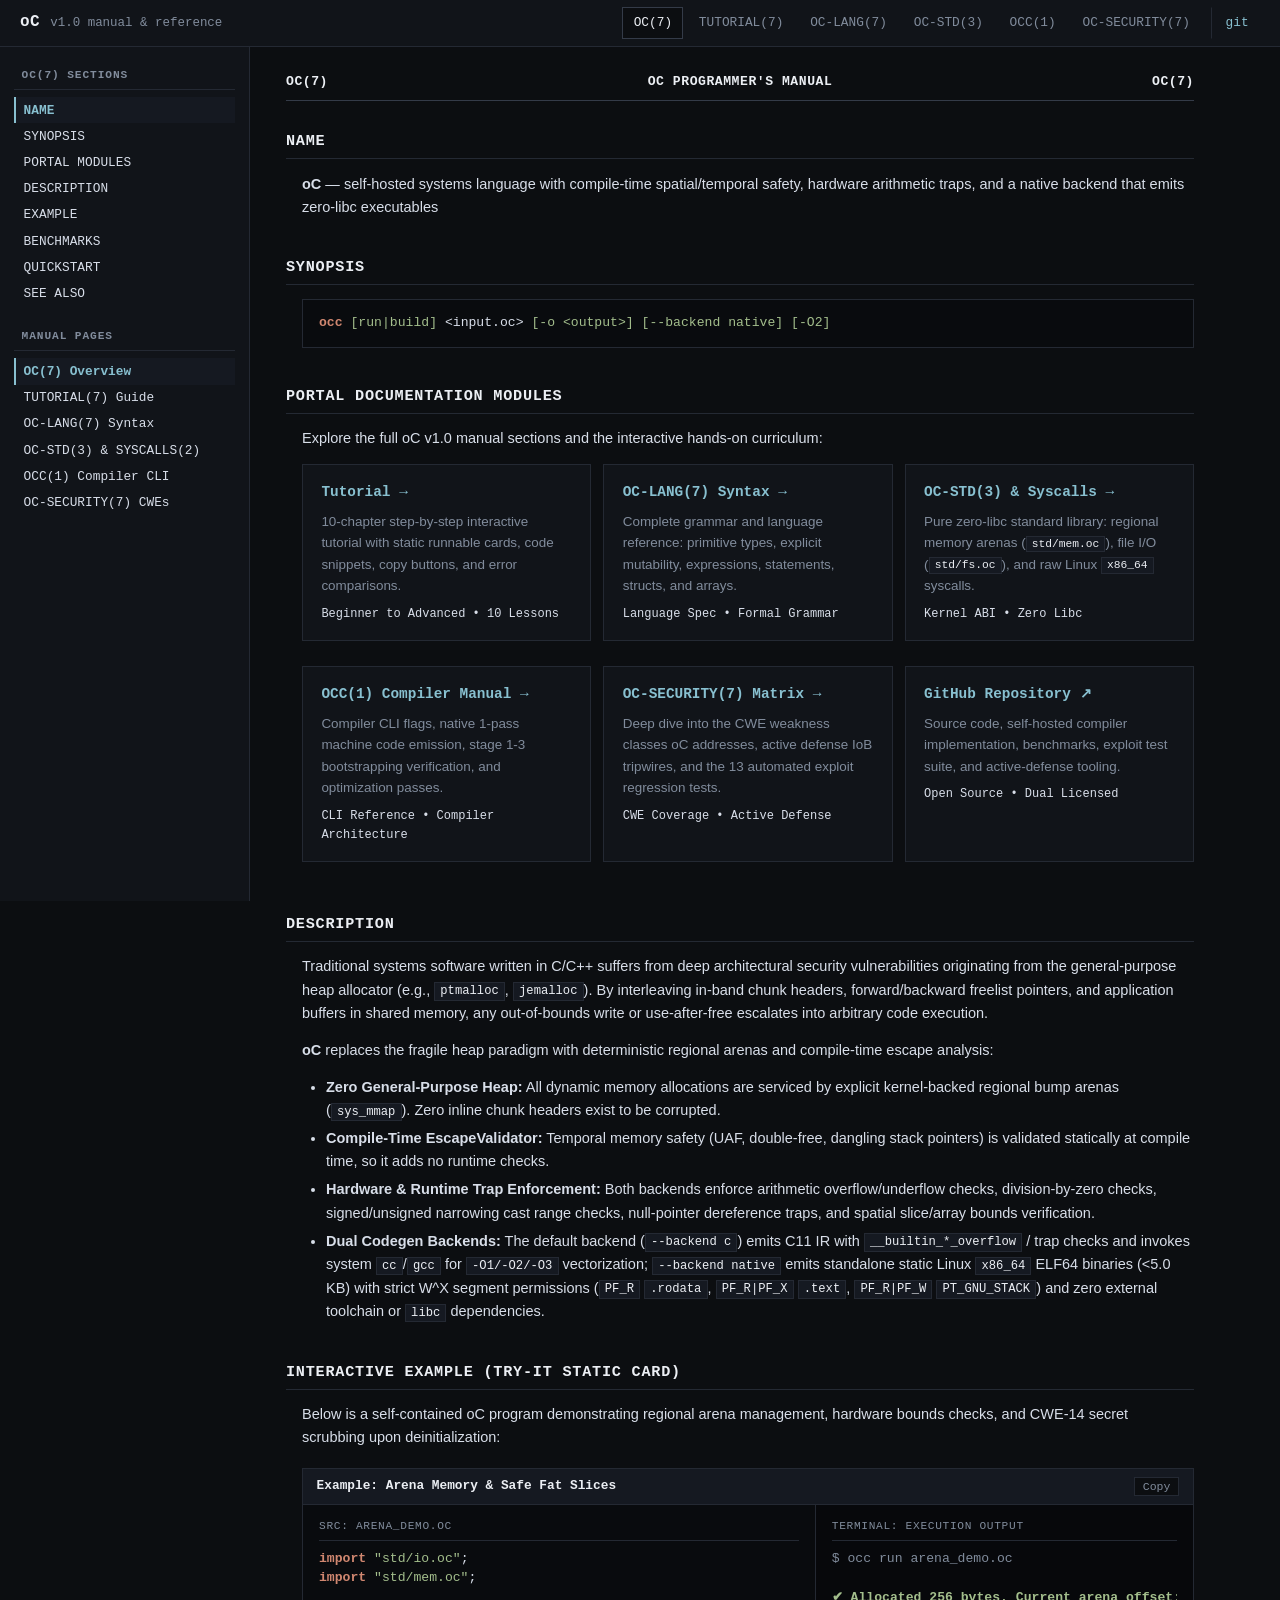
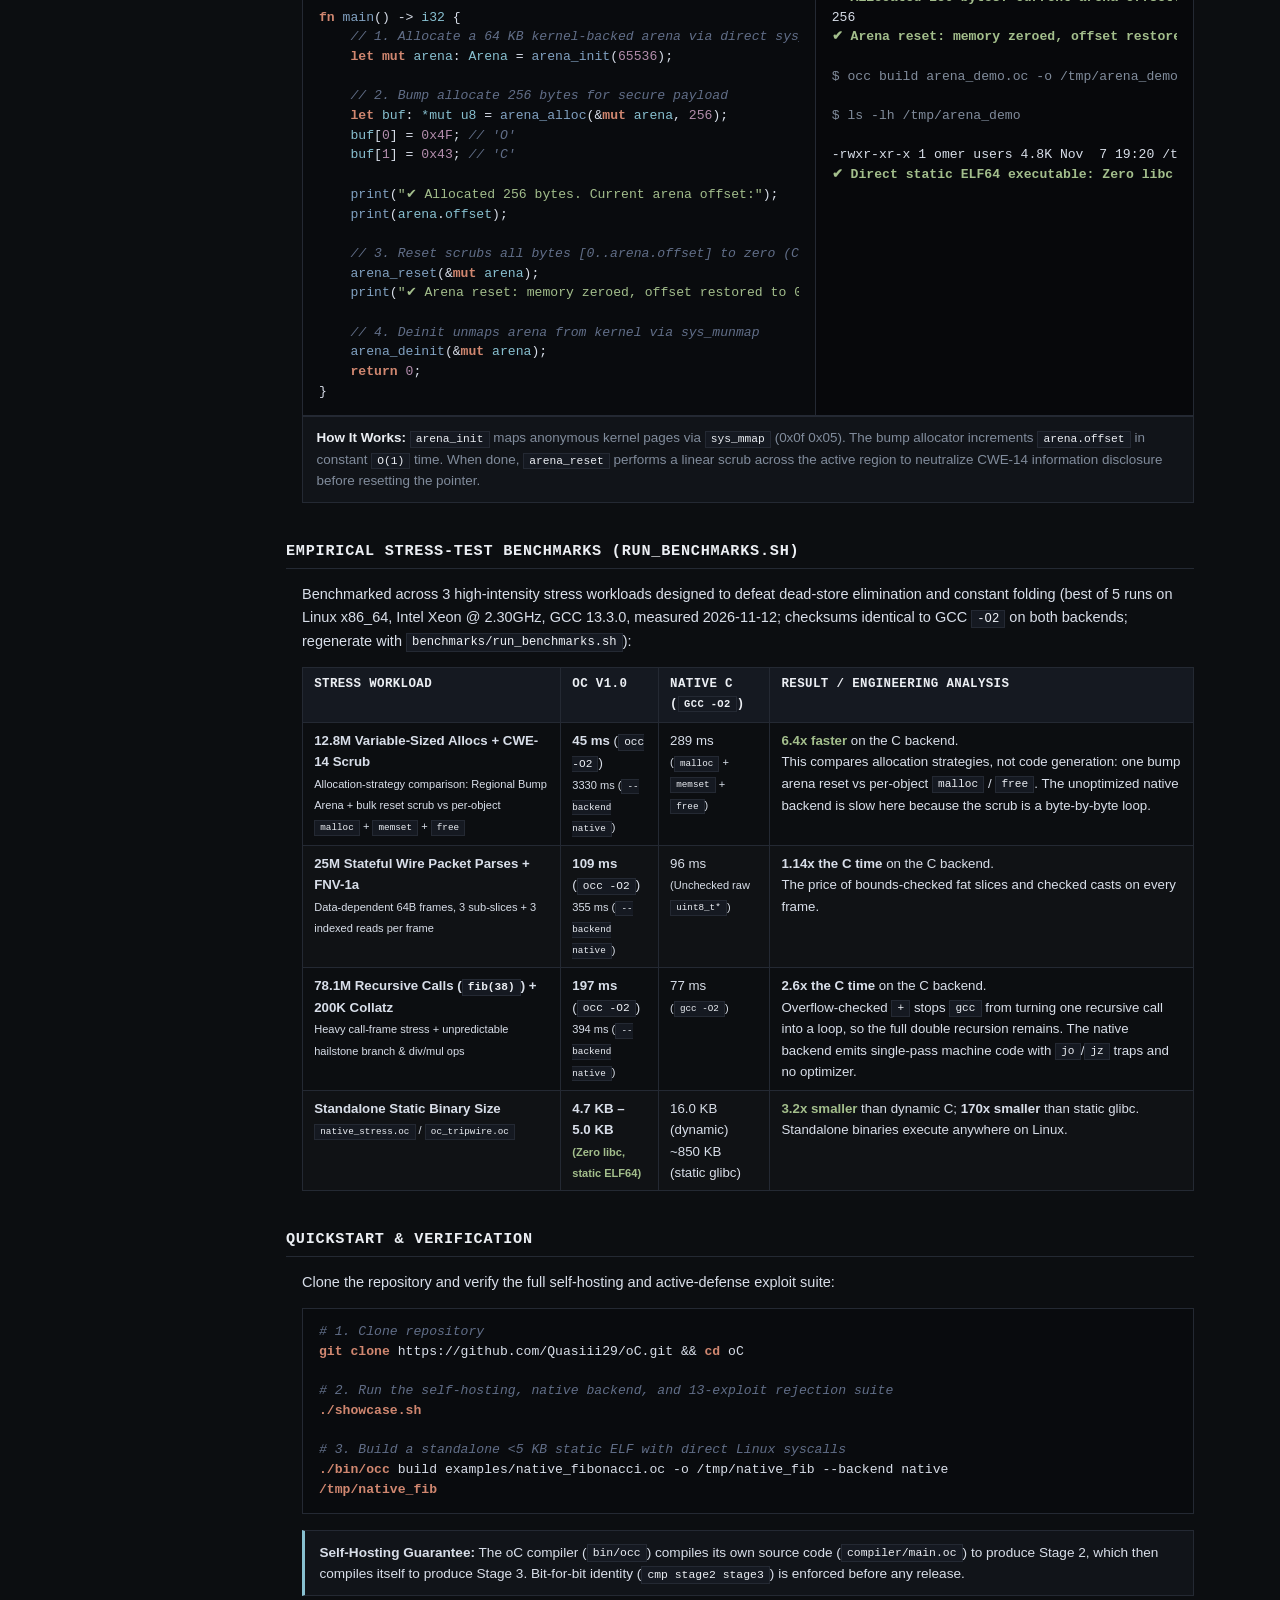
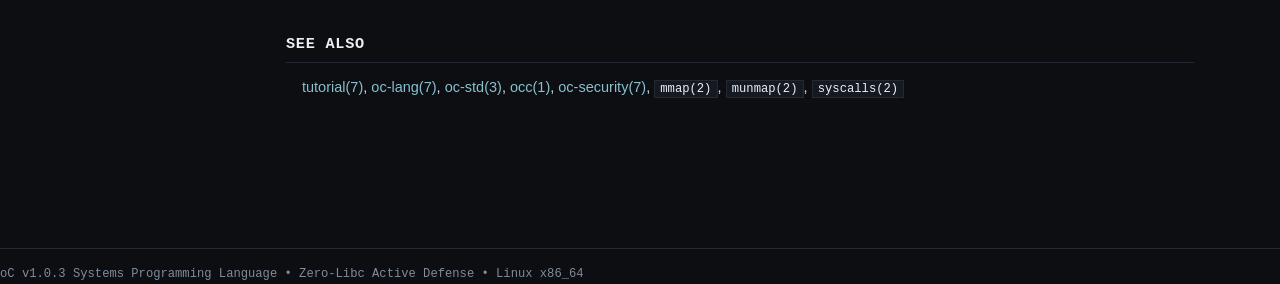
<file: docs/index.html>
<!DOCTYPE html>
<html lang="en">
<head>
  <meta charset="UTF-8">
  <meta name="viewport" content="width=device-width, initial-scale=1.0">
  <title>OC(7) — Active-Defense Systems Programming Language</title>
  <link rel="stylesheet" href="style.css">
</head>
<body>

  <!-- Top Navigation Bar (Shared Site Contract) -->
    <header class="topbar">
    <div class="topbar-inner">
      <div class="brand">
        <a href="index.html">
          <span class="brand-title">oC</span>
          <span class="brand-sub">v1.0 manual &amp; reference</span>
        </a>
      </div>
      <nav>
        <a href="index.html" class="active">OC(7)</a>
        <a href="tutorial.html">TUTORIAL(7)</a>
        <a href="syntax.html">OC-LANG(7)</a>
        <a href="stdlib.html">OC-STD(3)</a>
        <a href="man-occ.html">OCC(1)</a>
        <a href="security.html">OC-SECURITY(7)</a>
        <a href="https://github.com/Quasiii29/oC" target="_blank" rel="noopener" class="repo-link">git</a>
      </nav>
    </div>
  </header>

  <!-- Two-Column Layout -->
  <div class="layout">
    
    <!-- Left Persistent Navigation Sidebar -->
        <aside class="sidebar">
      <div class="sidebar-group">
        <div class="sidebar-title">OC(7) Sections</div>
        <a href="#name" class="sidebar-link active">NAME</a>
        <a href="#synopsis" class="sidebar-link">SYNOPSIS</a>
        <a href="#portal-modules" class="sidebar-link">PORTAL MODULES</a>
        <a href="#description" class="sidebar-link">DESCRIPTION</a>
        <a href="#interactive-example" class="sidebar-link">EXAMPLE</a>
        <a href="#benchmarks" class="sidebar-link">BENCHMARKS</a>
        <a href="#quickstart" class="sidebar-link">QUICKSTART</a>
        <a href="#see-also" class="sidebar-link">SEE ALSO</a>
      </div>
      <div class="sidebar-group">
        <div class="sidebar-title">Manual Pages</div>
        <a href="index.html" class="sidebar-link active">OC(7) Overview</a>
        <a href="tutorial.html" class="sidebar-link">TUTORIAL(7) Guide</a>
        <a href="syntax.html" class="sidebar-link">OC-LANG(7) Syntax</a>
        <a href="stdlib.html" class="sidebar-link">OC-STD(3) & SYSCALLS(2)</a>
        <a href="man-occ.html" class="sidebar-link">OCC(1) Compiler CLI</a>
        <a href="security.html" class="sidebar-link">OC-SECURITY(7) CWEs</a>
      </div>
    </aside>

    <!-- Main Content Area -->
    <main class="content">

      <div class="man-header">
        <span>OC(7)</span>
        <span>oC Programmer's Manual</span>
        <span>OC(7)</span>
      </div>

      <!-- SECTION: NAME -->
      <section id="name" class="man-section">
        <h2>NAME</h2>
        <div class="man-body">
          <p>
            <strong>oC</strong> — self-hosted systems language with compile-time spatial/temporal safety, hardware arithmetic traps, and a native backend that emits zero-libc executables
          </p>
        </div>
      </section>

      <!-- SECTION: SYNOPSIS -->
      <section id="synopsis" class="man-section">
        <h2>SYNOPSIS</h2>
        <div class="man-body">
          <pre><code><span class="kw">occ</span> <span class="str">[run|build]</span> &lt;input.oc&gt; <span class="str">[-o &lt;output&gt;]</span> <span class="str">[--backend native]</span> <span class="str">[-O2]</span></code></pre>
        </div>
      </section>

      <!-- SECTION: PORTAL MODULES -->
      <section id="portal-modules" class="man-section">
        <h2>PORTAL DOCUMENTATION MODULES</h2>
        <div class="man-body">
          <p>Explore the full oC v1.0 manual sections and the interactive hands-on curriculum:</p>
          <div class="grid">
            <div class="card">
              <div>
                <a href="tutorial.html" class="card-title-link">
                  <span>Tutorial</span>
                  <span>→</span>
                </a>
                <p>10-chapter step-by-step interactive tutorial with static runnable cards, code snippets, copy buttons, and error comparisons.</p>
              </div>
              <div class="card-footer">Beginner to Advanced • 10 Lessons</div>
            </div>

            <div class="card">
              <div>
                <a href="syntax.html" class="card-title-link">
                  <span>OC-LANG(7) Syntax</span>
                  <span>→</span>
                </a>
                <p>Complete grammar and language reference: primitive types, explicit mutability, expressions, statements, structs, and arrays.</p>
              </div>
              <div class="card-footer">Language Spec • Formal Grammar</div>
            </div>

            <div class="card">
              <div>
                <a href="stdlib.html" class="card-title-link">
                  <span>OC-STD(3) &amp; Syscalls</span>
                  <span>→</span>
                </a>
                <p>Pure zero-libc standard library: regional memory arenas (<code>std/mem.oc</code>), file I/O (<code>std/fs.oc</code>), and raw Linux <code>x86_64</code> syscalls.</p>
              </div>
              <div class="card-footer">Kernel ABI • Zero Libc</div>
            </div>

            <div class="card">
              <div>
                <a href="man-occ.html" class="card-title-link">
                  <span>OCC(1) Compiler Manual</span>
                  <span>→</span>
                </a>
                <p>Compiler CLI flags, native 1-pass machine code emission, stage 1-3 bootstrapping verification, and optimization passes.</p>
              </div>
              <div class="card-footer">CLI Reference • Compiler Architecture</div>
            </div>

            <div class="card">
              <div>
                <a href="security.html" class="card-title-link">
                  <span>OC-SECURITY(7) Matrix</span>
                  <span>→</span>
                </a>
                <p>Deep dive into the CWE weakness classes oC addresses, active defense IoB tripwires, and the 13 automated exploit regression tests.</p>
              </div>
              <div class="card-footer">CWE Coverage • Active Defense</div>
            </div>

            <div class="card">
              <div>
                <a href="https://github.com/Quasiii29/oC" target="_blank" rel="noopener" class="card-title-link">
                  <span>GitHub Repository</span>
                  <span>↗</span>
                </a>
                <p>Source code, self-hosted compiler implementation, benchmarks, exploit test suite, and active-defense tooling.</p>
              </div>
              <div class="card-footer">Open Source • Dual Licensed</div>
            </div>
          </div>
        </div>
      </section>

      <!-- SECTION: DESCRIPTION -->
      <section id="description" class="man-section">
        <h2>DESCRIPTION</h2>
        <div class="man-body">
          <p>
            Traditional systems software written in C/C++ suffers from deep architectural security vulnerabilities originating from the general-purpose heap allocator (e.g., <code>ptmalloc</code>, <code>jemalloc</code>). By interleaving in-band chunk headers, forward/backward freelist pointers, and application buffers in shared memory, any out-of-bounds write or use-after-free escalates into arbitrary code execution.
          </p>
          <p>
            <strong>oC</strong> replaces the fragile heap paradigm with deterministic regional arenas and compile-time escape analysis:
          </p>
          <ul>
            <li><strong>Zero General-Purpose Heap:</strong> All dynamic memory allocations are serviced by explicit kernel-backed regional bump arenas (<code>sys_mmap</code>). Zero inline chunk headers exist to be corrupted.</li>
            <li><strong>Compile-Time EscapeValidator:</strong> Temporal memory safety (UAF, double-free, dangling stack pointers) is validated statically at compile time, so it adds no runtime checks.</li>
            <li><strong>Hardware &amp; Runtime Trap Enforcement:</strong> Both backends enforce arithmetic overflow/underflow checks, division-by-zero checks, signed/unsigned narrowing cast range checks, null-pointer dereference traps, and spatial slice/array bounds verification.</li>
            <li><strong>Dual Codegen Backends:</strong> The default backend (<code>--backend c</code>) emits C11 IR with <code>__builtin_*_overflow</code> / trap checks and invokes system <code>cc</code>/<code>gcc</code> for <code>-O1/-O2/-O3</code> vectorization; <code>--backend native</code> emits standalone static Linux <code>x86_64</code> ELF64 binaries (&lt;5.0 KB) with strict W^X segment permissions (<code>PF_R</code> <code>.rodata</code>, <code>PF_R|PF_X</code> <code>.text</code>, <code>PF_R|PF_W</code> <code>PT_GNU_STACK</code>) and zero external toolchain or <code>libc</code> dependencies.</li>
          </ul>
        </div>
      </section>

      <!-- SECTION: INTERACTIVE EXAMPLE -->
      <section id="interactive-example" class="man-section">
        <h2>INTERACTIVE EXAMPLE (TRY-IT STATIC CARD)</h2>
        <div class="man-body">
          <p>Below is a self-contained oC program demonstrating regional arena management, hardware bounds checks, and CWE-14 secret scrubbing upon deinitialization:</p>

          <div class="example-card">
            <div class="example-header">
              <span class="example-title">Example: Arena Memory &amp; Safe Fat Slices</span>
              <button class="copy-btn" onclick="copyCode(this)">Copy</button>
            </div>
            <div class="example-grid">
              <div class="code-pane">
                <div class="pane-label">
                  <span>SRC: arena_demo.oc</span>
                  
                </div>
                <pre><code><span class="kw">import</span> <span class="str">"std/io.oc"</span>;
<span class="kw">import</span> <span class="str">"std/mem.oc"</span>;

<span class="kw">fn</span> <span class="fn">main</span>() -&gt; <span class="ty">i32</span> {
    <span class="cm">// 1. Allocate a 64 KB kernel-backed arena via direct sys_mmap</span>
    <span class="kw">let mut</span> <span class="ty">arena</span>: <span class="ty">Arena</span> = <span class="fn">arena_init</span>(<span class="num">65536</span>);

    <span class="cm">// 2. Bump allocate 256 bytes for secure payload</span>
    <span class="kw">let</span> <span class="ty">buf</span>: <span class="ty">*mut u8</span> = <span class="fn">arena_alloc</span>(&amp;<span class="kw">mut</span> <span class="ty">arena</span>, <span class="num">256</span>);
    <span class="ty">buf</span>[<span class="num">0</span>] = <span class="num">0x4F</span>; <span class="cm">// 'O'</span>
    <span class="ty">buf</span>[<span class="num">1</span>] = <span class="num">0x43</span>; <span class="cm">// 'C'</span>

    <span class="fn">print</span>(<span class="str">"✔ Allocated 256 bytes. Current arena offset:"</span>);
    <span class="fn">print</span>(<span class="ty">arena</span>.<span class="ty">offset</span>);

    <span class="cm">// 3. Reset scrubs all bytes [0..arena.offset] to zero (CWE-14)</span>
    <span class="fn">arena_reset</span>(&amp;<span class="kw">mut</span> <span class="ty">arena</span>);
    <span class="fn">print</span>(<span class="str">"✔ Arena reset: memory zeroed, offset restored to 0"</span>);

    <span class="cm">// 4. Deinit unmaps arena from kernel via sys_munmap</span>
    <span class="fn">arena_deinit</span>(&amp;<span class="kw">mut</span> <span class="ty">arena</span>);
    <span class="kw">return</span> <span class="num">0</span>;
}</code></pre>
              </div>

              <div class="output-pane">
                <div class="pane-label">
                  <span>TERMINAL: Execution Output</span>
                  
                </div>
                <pre><code><span class="term-cmd">$ occ run arena_demo.oc</span>
<span class="term-pass">✔ Allocated 256 bytes. Current arena offset:</span>
<span class="term-out">256</span>
<span class="term-pass">✔ Arena reset: memory zeroed, offset restored to 0</span>

<span class="term-cmd">$ occ build arena_demo.oc -o /tmp/arena_demo --backend native</span>
<span class="term-cmd">$ ls -lh /tmp/arena_demo</span>
<span class="term-out">-rwxr-xr-x 1 omer users 4.8K Nov  7 19:20 /tmp/arena_demo</span>
<span class="term-pass">✔ Direct static ELF64 executable: Zero libc dependency</span></code></pre>
              </div>
            </div>
            <div class="explanation-box">
              <strong>How It Works:</strong> <code>arena_init</code> maps anonymous kernel pages via <code>sys_mmap</code> (0x0f 0x05). The bump allocator increments <code>arena.offset</code> in constant <code>O(1)</code> time. When done, <code>arena_reset</code> performs a linear scrub across the active region to neutralize CWE-14 information disclosure before resetting the pointer.
            </div>
          </div>
        </div>
      </section>

      <!-- SECTION: BENCHMARKS -->
      <section id="benchmarks" class="man-section">
        <h2>EMPIRICAL STRESS-TEST BENCHMARKS (run_benchmarks.sh)</h2>
        <div class="man-body">
          <p>
            Benchmarked across 3 high-intensity stress workloads designed to defeat dead-store elimination and constant folding (best of 5 runs on Linux x86_64, Intel Xeon @ 2.30GHz, GCC 13.3.0, measured 2026-11-12; checksums identical to GCC <code>-O2</code> on both backends; regenerate with <code>benchmarks/run_benchmarks.sh</code>):
          </p>
          <table>
            <thead>
              <tr>
                <th>Stress Workload</th>
                <th>oC v1.0</th>
                <th>Native C (<code>gcc -O2</code>)</th>
                <th>Result / Engineering Analysis</th>
              </tr>
            </thead>
            <tbody>
              <tr>
                <td>
                  <strong>12.8M Variable-Sized Allocs + CWE-14 Scrub</strong><br>
                  <small>Allocation-strategy comparison: Regional Bump Arena + bulk reset scrub vs per-object <code>malloc</code> + <code>memset</code> + <code>free</code></small>
                </td>
                <td>
                  <strong>45 ms</strong> (<code>occ -O2</code>)<br>
                  <small>3330 ms (<code>--backend native</code>)</small>
                </td>
                <td>
                  289 ms<br>
                  <small>(<code>malloc</code> + <code>memset</code> + <code>free</code>)</small>
                </td>
                <td>
                  <strong class="pass">6.4x faster</strong> on the C backend.<br>
                  This compares allocation strategies, not code generation: one bump arena reset vs per-object <code>malloc</code> / <code>free</code>. The unoptimized native backend is slow here because the scrub is a byte-by-byte loop.
                </td>
              </tr>
              <tr>
                <td>
                  <strong>25M Stateful Wire Packet Parses + FNV-1a</strong><br>
                  <small>Data-dependent 64B frames, 3 sub-slices + 3 indexed reads per frame</small>
                </td>
                <td>
                  <strong>109 ms</strong> (<code>occ -O2</code>)<br>
                  <small>355 ms (<code>--backend native</code>)</small>
                </td>
                <td>
                  96 ms<br>
                  <small>(Unchecked raw <code>uint8_t*</code>)</small>
                </td>
                <td>
                  <strong>1.14x the C time</strong> on the C backend.<br>
                  The price of bounds-checked fat slices and checked casts on every frame.
                </td>
              </tr>
              <tr>
                <td>
                  <strong>78.1M Recursive Calls (<code>fib(38)</code>) + 200K Collatz</strong><br>
                  <small>Heavy call-frame stress + unpredictable hailstone branch &amp; div/mul ops</small>
                </td>
                <td>
                  <strong>197 ms</strong> (<code>occ -O2</code>)<br>
                  <small>394 ms (<code>--backend native</code>)</small>
                </td>
                <td>
                  77 ms<br>
                  <small>(<code>gcc -O2</code>)</small>
                </td>
                <td>
                  <strong>2.6x the C time</strong> on the C backend.<br>
                  Overflow-checked <code>+</code> stops <code>gcc</code> from turning one recursive call into a loop, so the full double recursion remains. The native backend emits single-pass machine code with <code>jo</code>/<code>jz</code> traps and no optimizer.
                </td>
              </tr>
              <tr>
                <td>
                  <strong>Standalone Static Binary Size</strong><br>
                  <small><code>native_stress.oc</code> / <code>oc_tripwire.oc</code></small>
                </td>
                <td>
                  <strong>4.7 KB – 5.0 KB</strong><br>
                  <small class="pass">(Zero libc, static ELF64)</small>
                </td>
                <td>
                  16.0 KB (dynamic)<br>
                  ~850 KB (static glibc)
                </td>
                <td>
                  <strong class="pass">3.2x smaller</strong> than dynamic C; <strong>170x smaller</strong> than static glibc. Standalone binaries execute anywhere on Linux.
                </td>
              </tr>
            </tbody>
          </table>
        </div>
      </section>

      <!-- SECTION: QUICKSTART -->
      <section id="quickstart" class="man-section">
        <h2>QUICKSTART &amp; VERIFICATION</h2>
        <div class="man-body">
          <p>Clone the repository and verify the full self-hosting and active-defense exploit suite:</p>
          <pre><code><span class="cm"># 1. Clone repository</span>
<span class="kw">git clone</span> https://github.com/Quasiii29/oC.git &amp;&amp; <span class="kw">cd</span> oC

<span class="cm"># 2. Run the self-hosting, native backend, and 13-exploit rejection suite</span>
<span class="kw">./showcase.sh</span>

<span class="cm"># 3. Build a standalone &lt;5 KB static ELF with direct Linux syscalls</span>
<span class="kw">./bin/occ</span> build examples/native_fibonacci.oc -o /tmp/native_fib --backend native
<span class="kw">/tmp/native_fib</span></code></pre>

          <div class="note-box">
            <strong>Self-Hosting Guarantee:</strong> The oC compiler (<code>bin/occ</code>) compiles its own source code (<code>compiler/main.oc</code>) to produce Stage 2, which then compiles itself to produce Stage 3. Bit-for-bit identity (<code>cmp stage2 stage3</code>) is enforced before any release.
          </div>
        </div>
      </section>

      <!-- SECTION: SEE ALSO -->
      <section id="see-also" class="man-section">
        <h2>SEE ALSO</h2>
        <div class="man-body">
          <p>
            <a href="tutorial.html">tutorial(7)</a>,
            <a href="syntax.html">oc-lang(7)</a>,
            <a href="stdlib.html">oc-std(3)</a>,
            <a href="man-occ.html">occ(1)</a>,
            <a href="security.html">oc-security(7)</a>,
            <code>mmap(2)</code>,
            <code>munmap(2)</code>,
            <code>syscalls(2)</code>
          </p>
        </div>
      </section>

    </main>
  </div>

  <footer>
    oC v1.0.3 Systems Programming Language • Zero-Libc Active Defense • Linux x86_64
  </footer>

  <!-- Interactive Copy Script -->
  <script>
    function copyCode(btn) {
      const card = btn.closest('.example-card');
      const codeEl = card ? card.querySelector('.code-pane code') : null;
      if (!codeEl) return;
      navigator.clipboard.writeText(codeEl.innerText).then(() => {
        const origText = btn.innerHTML;
        btn.innerHTML = '<span>✔</span> Copied!';
        btn.classList.add('copied');
        setTimeout(() => {
          btn.innerHTML = origText;
          btn.classList.remove('copied');
        }, 2000);
      });
    }
  </script>

</body>
</html>
</file>
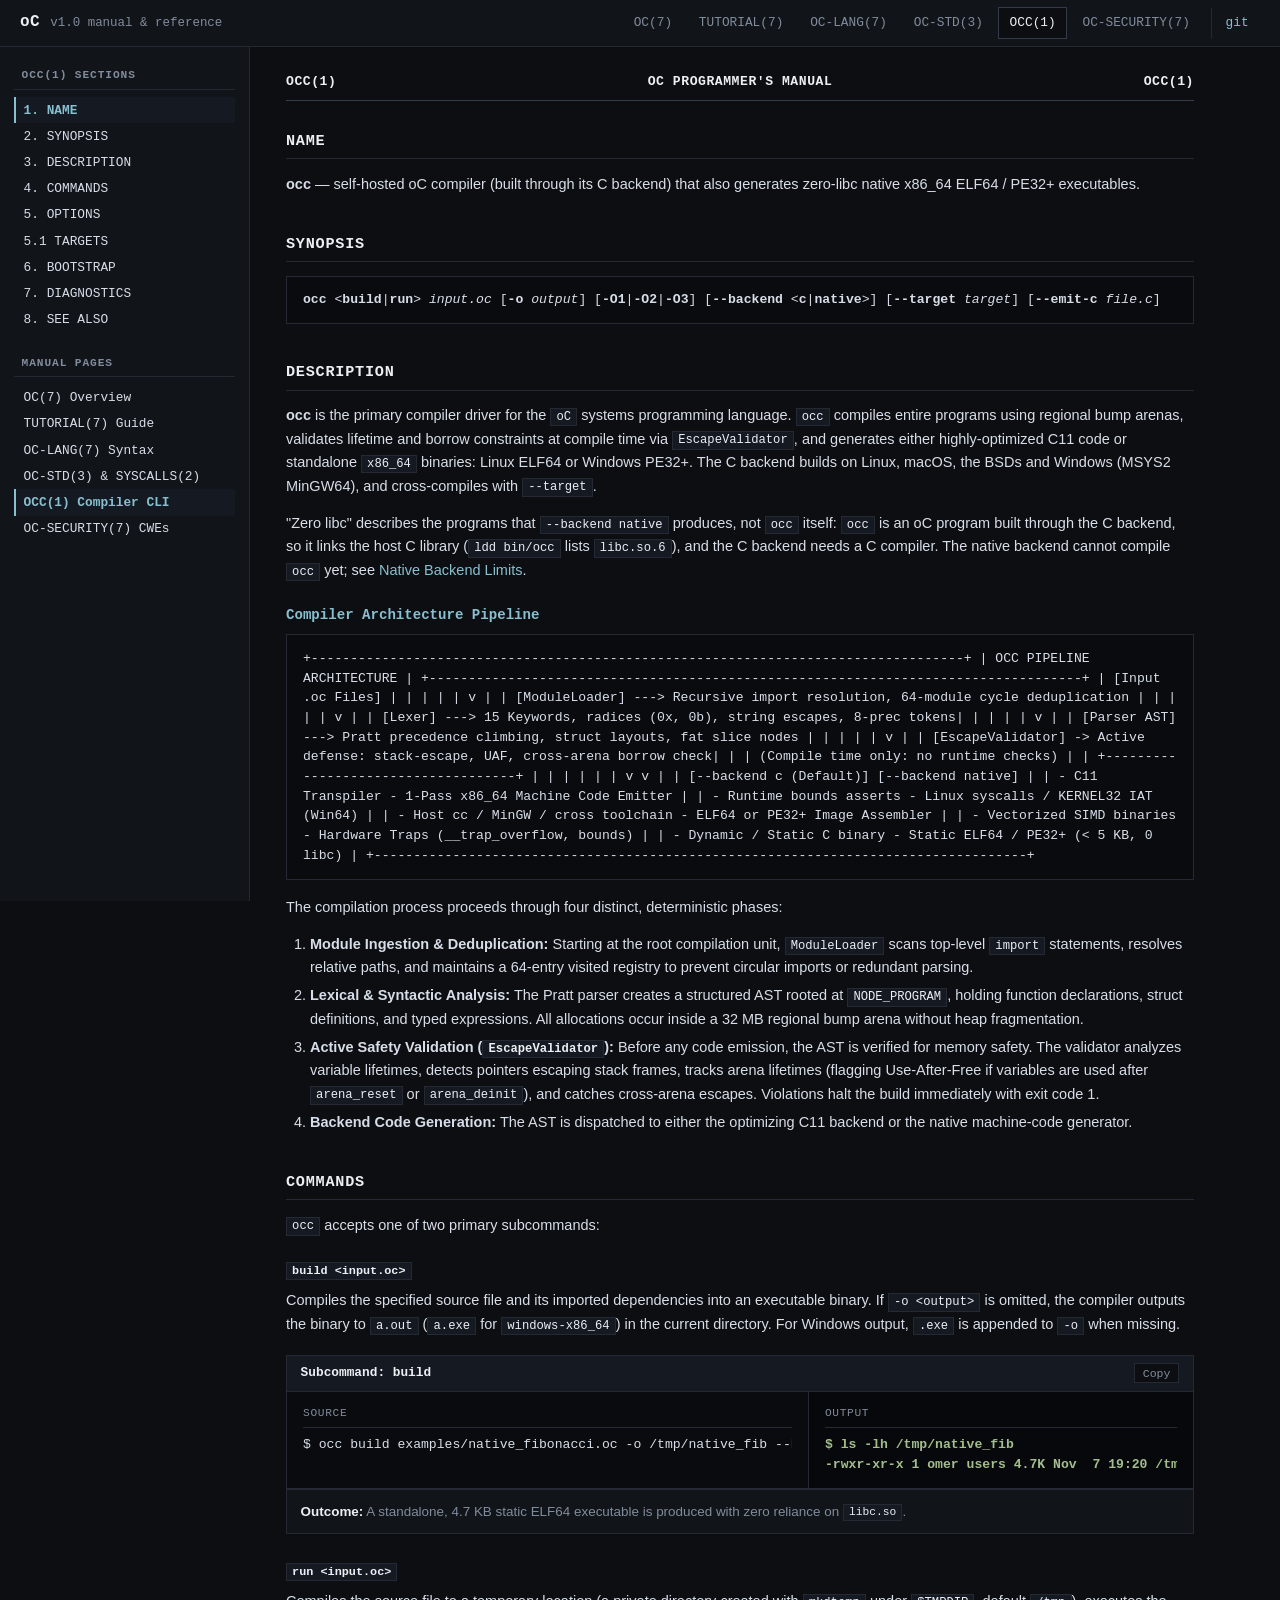
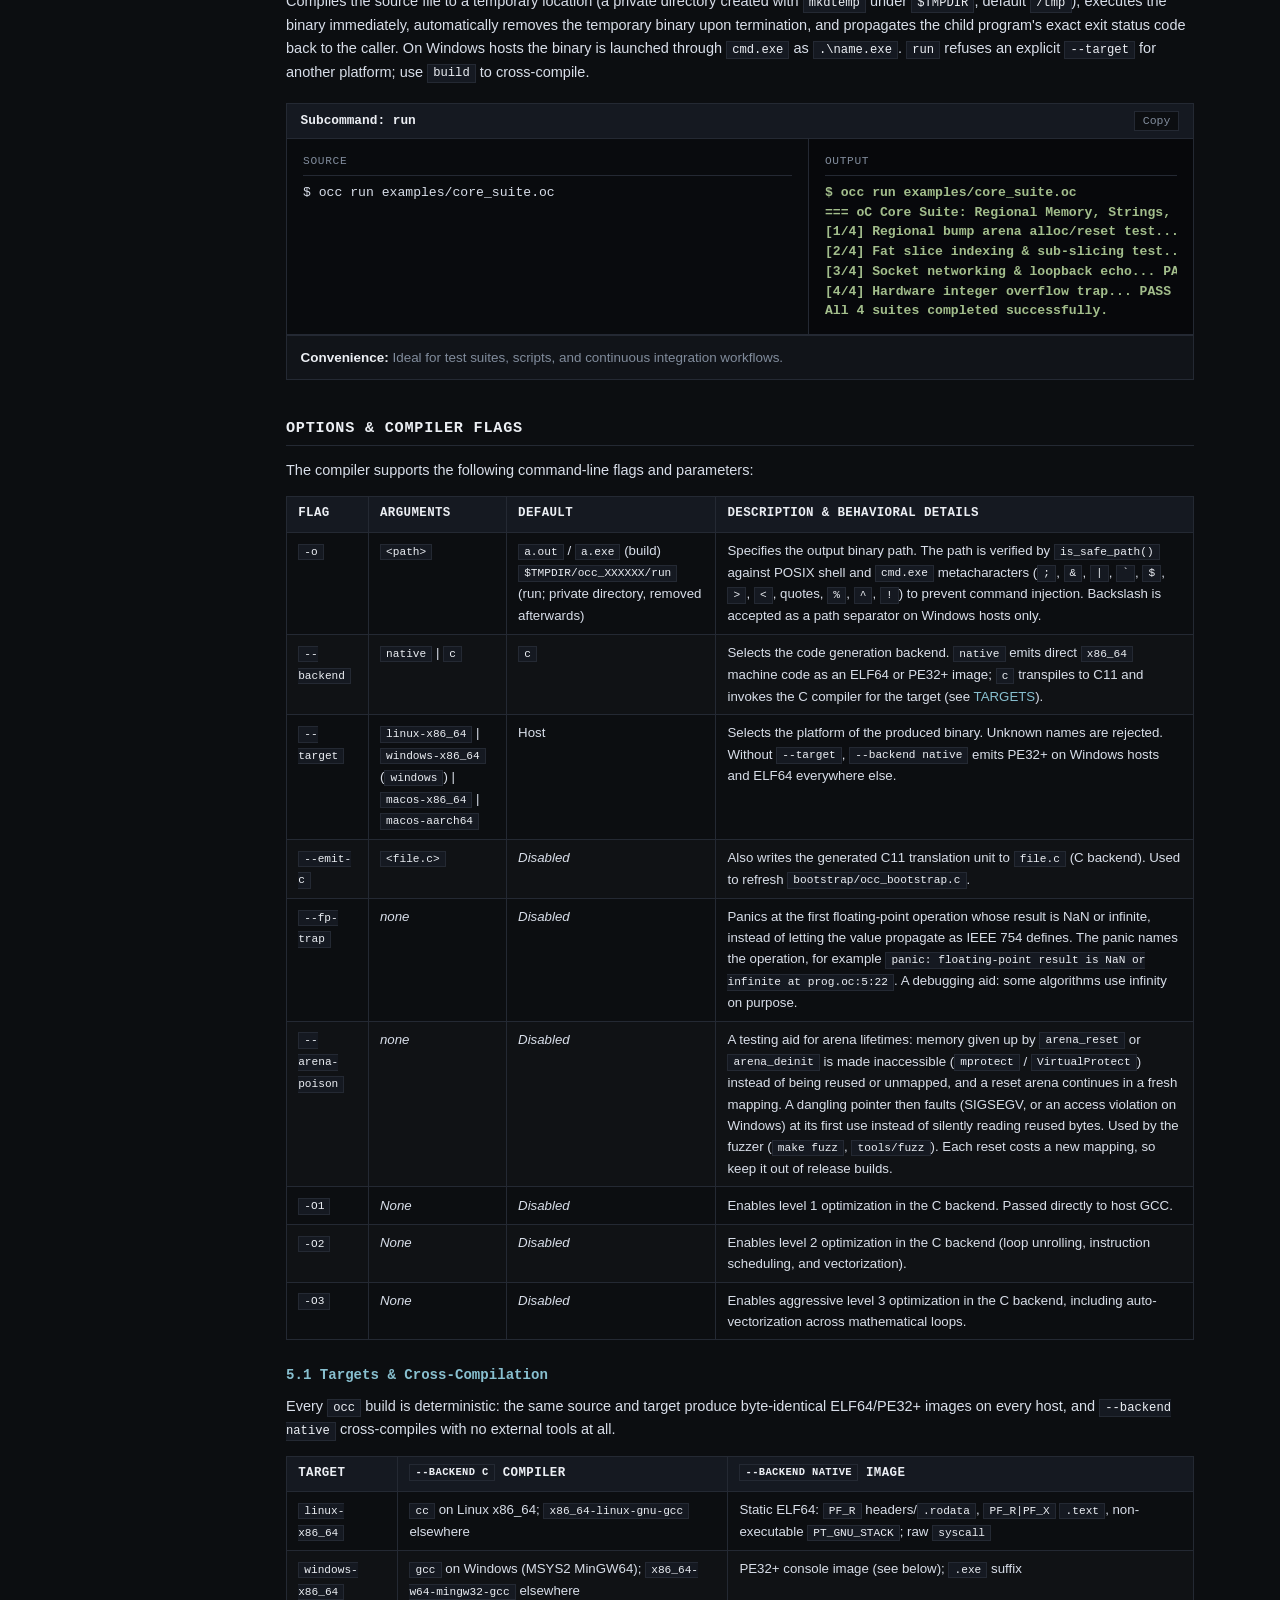
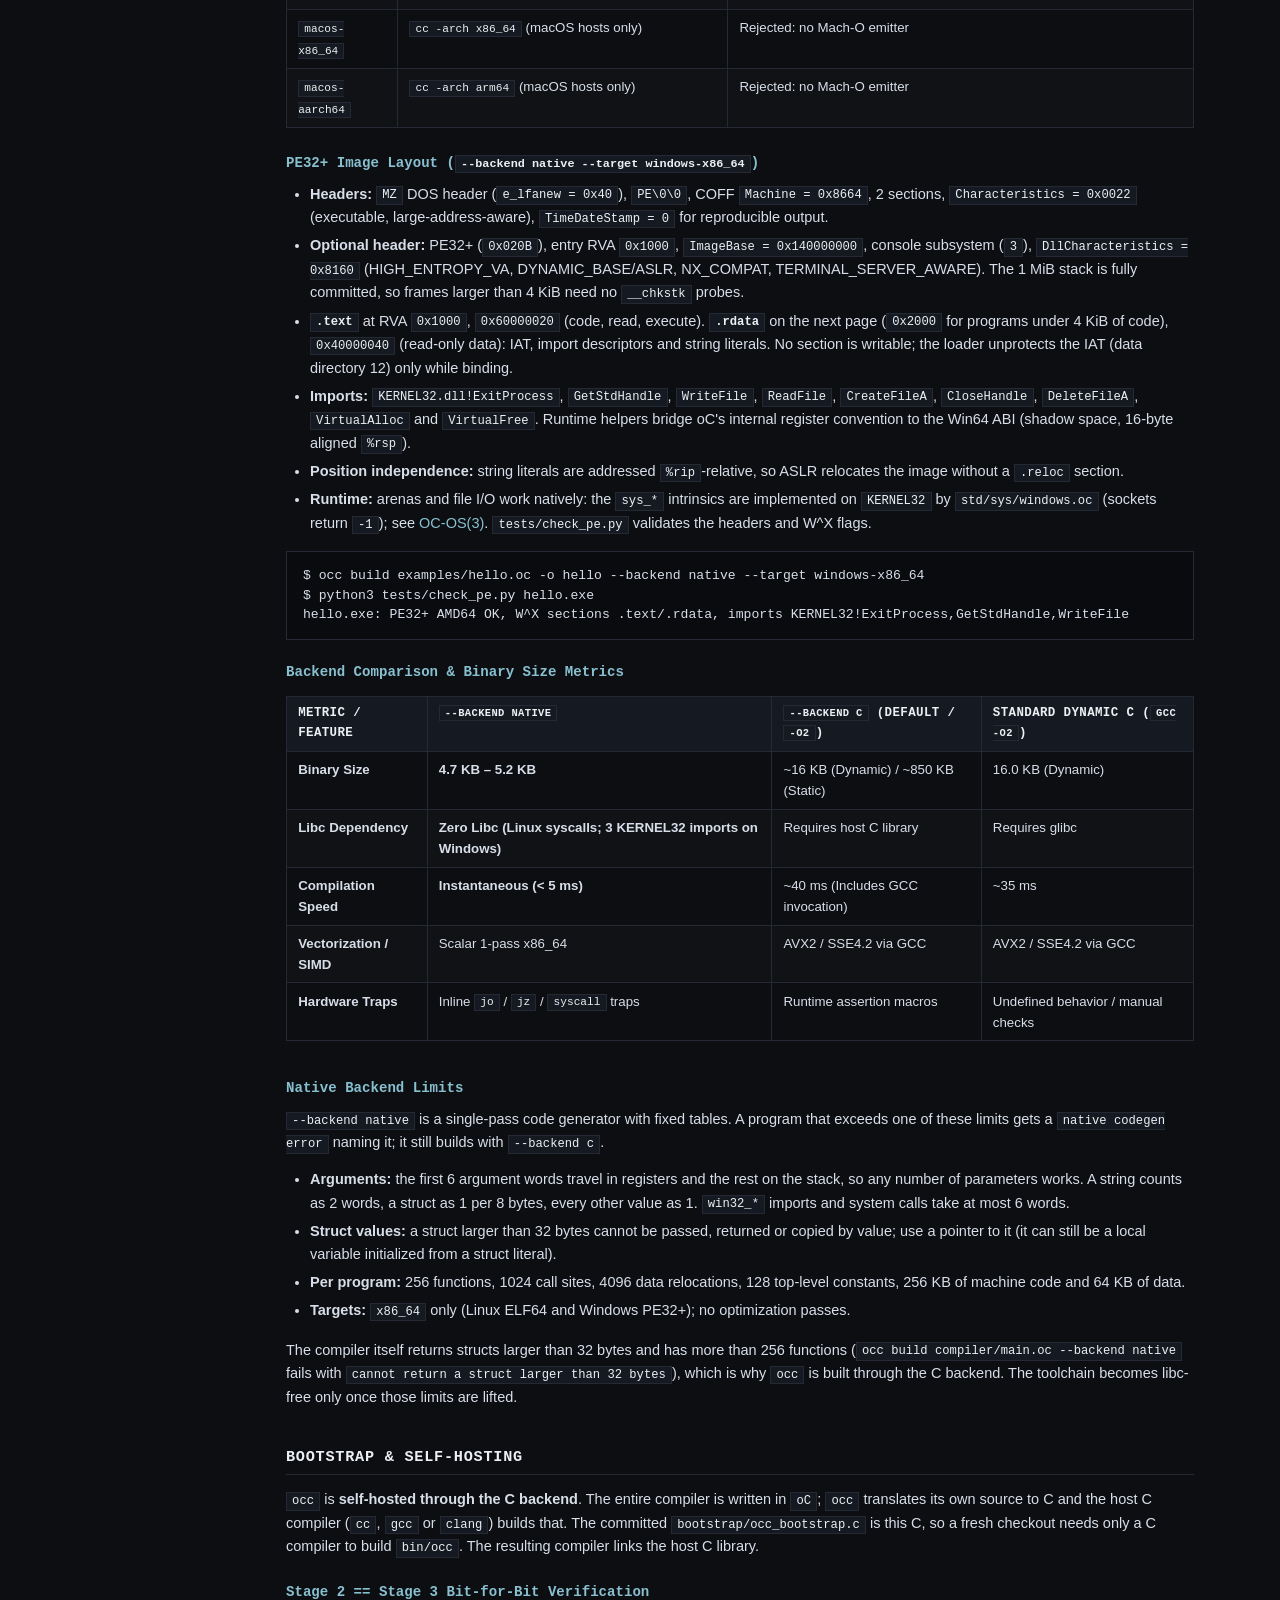
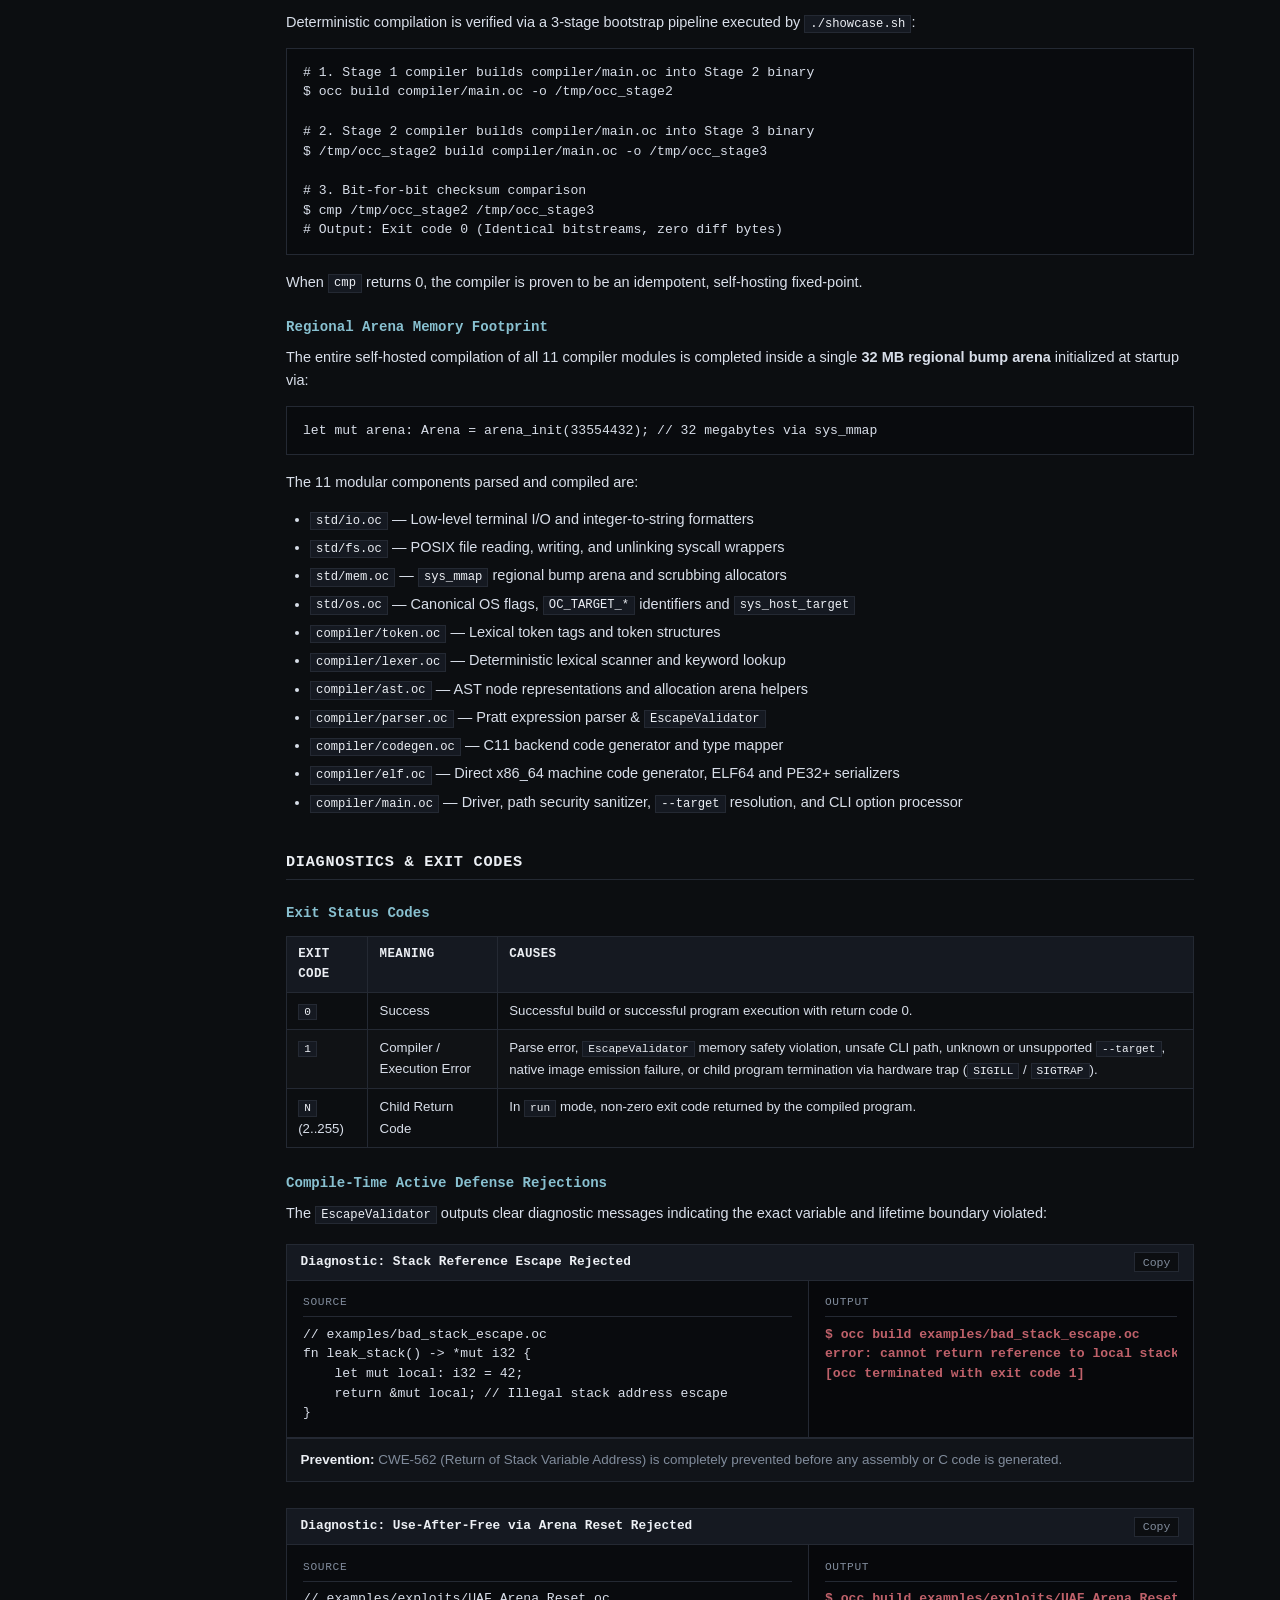
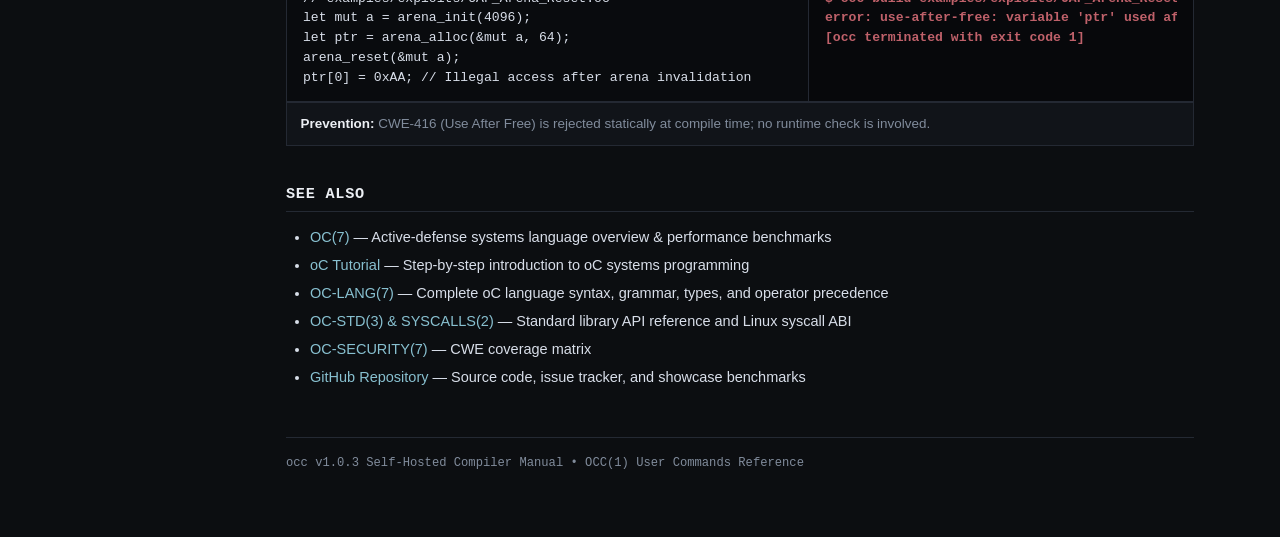
<file: docs/man-occ.html>
<!DOCTYPE html>
<html lang="en">
<head>
  <meta charset="UTF-8">
  <meta name="viewport" content="width=device-width, initial-scale=1.0">
  <title>OCC(1) — Self-Hosted oC Compiler Reference Manual</title>
  <link rel="stylesheet" href="style.css">
</head>
<body>

  <!-- Top bar contract -->
    <header class="topbar">
    <div class="topbar-inner">
      <div class="brand">
        <a href="index.html">
          <span class="brand-title">oC</span>
          <span class="brand-sub">v1.0 manual &amp; reference</span>
        </a>
      </div>
      <nav>
        <a href="index.html">OC(7)</a>
        <a href="tutorial.html">TUTORIAL(7)</a>
        <a href="syntax.html">OC-LANG(7)</a>
        <a href="stdlib.html">OC-STD(3)</a>
        <a href="man-occ.html" class="active">OCC(1)</a>
        <a href="security.html">OC-SECURITY(7)</a>
        <a href="https://github.com/Quasiii29/oC" target="_blank" rel="noopener" class="repo-link">git</a>
      </nav>
    </div>
  </header>

  <div class="layout">
    <!-- Left Sidebar -->
        <aside class="sidebar">
      <div class="sidebar-group">
        <div class="sidebar-title">OCC(1) Sections</div>
        <a href="#name" class="sidebar-link active">1. NAME</a>
        <a href="#synopsis" class="sidebar-link">2. SYNOPSIS</a>
        <a href="#description" class="sidebar-link">3. DESCRIPTION</a>
        <a href="#commands" class="sidebar-link">4. COMMANDS</a>
        <a href="#options" class="sidebar-link">5. OPTIONS</a>
        <a href="#targets" class="sidebar-link">5.1 TARGETS</a>
        <a href="#bootstrap" class="sidebar-link">6. BOOTSTRAP</a>
        <a href="#diagnostics" class="sidebar-link">7. DIAGNOSTICS</a>
        <a href="#see-also" class="sidebar-link">8. SEE ALSO</a>
      </div>
      <div class="sidebar-group">
        <div class="sidebar-title">Manual Pages</div>
        <a href="index.html" class="sidebar-link">OC(7) Overview</a>
        <a href="tutorial.html" class="sidebar-link">TUTORIAL(7) Guide</a>
        <a href="syntax.html" class="sidebar-link">OC-LANG(7) Syntax</a>
        <a href="stdlib.html" class="sidebar-link">OC-STD(3) & SYSCALLS(2)</a>
        <a href="man-occ.html" class="sidebar-link active">OCC(1) Compiler CLI</a>
        <a href="security.html" class="sidebar-link">OC-SECURITY(7) CWEs</a>
      </div>
    </aside>

    <!-- Main Content -->
    <main class="content">

      <!-- Section 1: NAME -->
      <div class="man-header">
        <span>OCC(1)</span>
        <span>oC Programmer's Manual</span>
        <span>OCC(1)</span>
      </div>

      <section id="name">

        <h2>NAME</h2>
        <p>
          <strong>occ</strong> — self-hosted oC compiler (built through its C backend) that also generates zero-libc native x86_64 ELF64 / PE32+ executables.
        </p>
      </section>

      <!-- Section 2: SYNOPSIS -->
      <section id="synopsis">
        <h2>SYNOPSIS</h2>
        <pre><code><strong>occ</strong> &lt;<strong>build</strong>|<strong>run</strong>&gt; <em>input.oc</em> [<strong>-o</strong> <em>output</em>] [<strong>-O1</strong>|<strong>-O2</strong>|<strong>-O3</strong>] [<strong>--backend</strong> &lt;<strong>c</strong>|<strong>native</strong>&gt;] [<strong>--target</strong> <em>target</em>] [<strong>--emit-c</strong> <em>file.c</em>]</code></pre>
      </section>

      <!-- Section 3: DESCRIPTION -->
      <section id="description">
        <h2>DESCRIPTION</h2>
        <p>
          <strong>occ</strong> is the primary compiler driver for the <code>oC</code> systems programming language. <code>occ</code> compiles entire programs using regional bump arenas, validates lifetime and borrow constraints at compile time via <code>EscapeValidator</code>, and generates either highly-optimized C11 code or standalone <code>x86_64</code> binaries: Linux ELF64 or Windows PE32+. The C backend builds on Linux, macOS, the BSDs and Windows (MSYS2 MinGW64), and cross-compiles with <code>--target</code>.
        </p>
        <p>
          "Zero libc" describes the programs that <code>--backend native</code> produces, not <code>occ</code> itself: <code>occ</code> is an oC program built through the C backend, so it links the host C library (<code>ldd bin/occ</code> lists <code>libc.so.6</code>), and the C backend needs a C compiler. The native backend cannot compile <code>occ</code> yet; see <a href="#native-limits">Native Backend Limits</a>.
        </p>

        <h3>Compiler Architecture Pipeline</h3>
        <div class="pipeline-box">
+-----------------------------------------------------------------------------------+
|                            OCC PIPELINE ARCHITECTURE                              |
+-----------------------------------------------------------------------------------+
|  [Input .oc Files]                                                                |
|          |                                                                        |
|          v                                                                        |
|  [ModuleLoader]  ---> Recursive import resolution, 64-module cycle deduplication  |
|          |                                                                        |
|          v                                                                        |
|  [Lexer]         ---> 15 Keywords, radices (0x, 0b), string escapes, 8-prec tokens|
|          |                                                                        |
|          v                                                                        |
|  [Parser AST]    ---> Pratt precedence climbing, struct layouts, fat slice nodes  |
|          |                                                                        |
|          v                                                                        |
|  [EscapeValidator] -> Active defense: stack-escape, UAF, cross-arena borrow check|
|          |            (Compile time only: no runtime checks)                      |
|          +------------------------------------+                                   |
|          |                                    |                                   |
|          v                                    v                                   |
|  [--backend c (Default)]              [--backend native]                          |
|  - C11 Transpiler                     - 1-Pass x86_64 Machine Code Emitter        |
|  - Runtime bounds asserts             - Linux syscalls / KERNEL32 IAT (Win64)     |
|  - Host cc / MinGW / cross toolchain  - ELF64 or PE32+ Image Assembler            |
|  - Vectorized SIMD binaries           - Hardware Traps (__trap_overflow, bounds)  |
|  - Dynamic / Static C binary          - Static ELF64 / PE32+ (&lt; 5 KB, 0 libc)     |
+-----------------------------------------------------------------------------------+</div>

        <p>
          The compilation process proceeds through four distinct, deterministic phases:
        </p>
        <ol>
          <li>
            <strong>Module Ingestion &amp; Deduplication:</strong> Starting at the root compilation unit, <code>ModuleLoader</code> scans top-level <code>import</code> statements, resolves relative paths, and maintains a 64-entry visited registry to prevent circular imports or redundant parsing.
          </li>
          <li>
            <strong>Lexical &amp; Syntactic Analysis:</strong> The Pratt parser creates a structured AST rooted at <code>NODE_PROGRAM</code>, holding function declarations, struct definitions, and typed expressions. All allocations occur inside a 32 MB regional bump arena without heap fragmentation.
          </li>
          <li>
            <strong>Active Safety Validation (<code>EscapeValidator</code>):</strong> Before any code emission, the AST is verified for memory safety. The validator analyzes variable lifetimes, detects pointers escaping stack frames, tracks arena lifetimes (flagging Use-After-Free if variables are used after <code>arena_reset</code> or <code>arena_deinit</code>), and catches cross-arena escapes. Violations halt the build immediately with exit code 1.
          </li>
          <li>
            <strong>Backend Code Generation:</strong> The AST is dispatched to either the optimizing C11 backend or the native machine-code generator.
          </li>
        </ol>
      </section>

      <!-- Section 4: COMMANDS -->
      <section id="commands">
        <h2>COMMANDS</h2>
        <p>
          <code>occ</code> accepts one of two primary subcommands:
        </p>

        <h3><code>build &lt;input.oc&gt;</code></h3>
        <p>
          Compiles the specified source file and its imported dependencies into an executable binary. If <code>-o &lt;output&gt;</code> is omitted, the compiler outputs the binary to <code>a.out</code> (<code>a.exe</code> for <code>windows-x86_64</code>) in the current directory. For Windows output, <code>.exe</code> is appended to <code>-o</code> when missing.
        </p>
        <div class="example-card">
          <div class="example-header">
            <span class="example-title">Subcommand: build</span>
            <button class="copy-btn" onclick="copyCode(this)">Copy</button>
          </div>
          <div class="example-grid">
            <div class="code-pane">
              <div class="pane-label"><span>SOURCE</span></div>
              <pre><code>$ occ build examples/native_fibonacci.oc -o /tmp/native_fib --backend native</code></pre>
            </div>
            <div class="output-pane">
              <div class="pane-label"><span>OUTPUT</span></div>
              <pre><code class="term-pass">$ ls -lh /tmp/native_fib
-rwxr-xr-x 1 omer users 4.7K Nov  7 19:20 /tmp/native_fib</code></pre>
            </div>
          </div>
          <div class="explanation-box"><strong>Outcome:</strong> A standalone, 4.7 KB static ELF64 executable is produced with zero reliance on <code>libc.so</code>.</div>
        </div>

        <h3><code>run &lt;input.oc&gt;</code></h3>
        <p>
          Compiles the source file to a temporary location (a private directory created with <code>mkdtemp</code> under <code>$TMPDIR</code>, default <code>/tmp</code>), executes the binary immediately, automatically removes the temporary binary upon termination, and propagates the child program's exact exit status code back to the caller. On Windows hosts the binary is launched through <code>cmd.exe</code> as <code>.\name.exe</code>. <code>run</code> refuses an explicit <code>--target</code> for another platform; use <code>build</code> to cross-compile.
        </p>
        <div class="example-card">
          <div class="example-header">
            <span class="example-title">Subcommand: run</span>
            <button class="copy-btn" onclick="copyCode(this)">Copy</button>
          </div>
          <div class="example-grid">
            <div class="code-pane">
              <div class="pane-label"><span>SOURCE</span></div>
              <pre><code>$ occ run examples/core_suite.oc</code></pre>
            </div>
            <div class="output-pane">
              <div class="pane-label"><span>OUTPUT</span></div>
              <pre><code class="term-pass">$ occ run examples/core_suite.oc
=== oC Core Suite: Regional Memory, Strings, &amp; Sockets ===
[1/4] Regional bump arena alloc/reset test... PASS
[2/4] Fat slice indexing &amp; sub-slicing test... PASS
[3/4] Socket networking &amp; loopback echo... PASS
[4/4] Hardware integer overflow trap... PASS
All 4 suites completed successfully.</code></pre>
            </div>
          </div>
          <div class="explanation-box"><strong>Convenience:</strong> Ideal for test suites, scripts, and continuous integration workflows.</div>
        </div>
      </section>

      <!-- Section 5: OPTIONS -->
      <section id="options">
        <h2>OPTIONS &amp; COMPILER FLAGS</h2>
        <p>
          The compiler supports the following command-line flags and parameters:
        </p>

        <table>
          <thead>
            <tr>
              <th>Flag</th>
              <th>Arguments</th>
              <th>Default</th>
              <th>Description &amp; Behavioral Details</th>
            </tr>
          </thead>
          <tbody>
            <tr>
              <td><code>-o</code></td>
              <td><code>&lt;path&gt;</code></td>
              <td><code>a.out</code> / <code>a.exe</code> (build)<br><code>$TMPDIR/occ_XXXXXX/run</code> (run; private directory, removed afterwards)</td>
              <td>
                Specifies the output binary path. The path is verified by <code>is_safe_path()</code> against POSIX shell and <code>cmd.exe</code> metacharacters (<code>;</code>, <code>&amp;</code>, <code>|</code>, <code>`</code>, <code>$</code>, <code>&gt;</code>, <code>&lt;</code>, quotes, <code>%</code>, <code>^</code>, <code>!</code>) to prevent command injection. Backslash is accepted as a path separator on Windows hosts only.
              </td>
            </tr>
            <tr>
              <td><code>--backend</code></td>
              <td><code>native</code> | <code>c</code></td>
              <td><code>c</code></td>
              <td>
                Selects the code generation backend. <code>native</code> emits direct <code>x86_64</code> machine code as an ELF64 or PE32+ image; <code>c</code> transpiles to C11 and invokes the C compiler for the target (see <a href="#targets">TARGETS</a>).
              </td>
            </tr>
            <tr>
              <td><code>--target</code></td>
              <td><code>linux-x86_64</code> | <code>windows-x86_64</code> (<code>windows</code>) | <code>macos-x86_64</code> | <code>macos-aarch64</code></td>
              <td>Host</td>
              <td>
                Selects the platform of the produced binary. Unknown names are rejected. Without <code>--target</code>, <code>--backend native</code> emits PE32+ on Windows hosts and ELF64 everywhere else.
              </td>
            </tr>
            <tr>
              <td><code>--emit-c</code></td>
              <td><code>&lt;file.c&gt;</code></td>
              <td><em>Disabled</em></td>
              <td>
                Also writes the generated C11 translation unit to <code>file.c</code> (C backend). Used to refresh <code>bootstrap/occ_bootstrap.c</code>.
              </td>
            </tr>
            <tr>
              <td><code>--fp-trap</code></td>
              <td><em>none</em></td>
              <td><em>Disabled</em></td>
              <td>
                Panics at the first floating-point operation whose result is NaN or infinite, instead of letting the value propagate as IEEE 754 defines. The panic names the operation, for example <code>panic: floating-point result is NaN or infinite at prog.oc:5:22</code>. A debugging aid: some algorithms use infinity on purpose.
              </td>
            </tr>
            <tr>
              <td><code>--arena-poison</code></td>
              <td><em>none</em></td>
              <td><em>Disabled</em></td>
              <td>
                A testing aid for arena lifetimes: memory given up by <code>arena_reset</code> or <code>arena_deinit</code> is made inaccessible (<code>mprotect</code> / <code>VirtualProtect</code>) instead of being reused or unmapped, and a reset arena continues in a fresh mapping. A dangling pointer then faults (SIGSEGV, or an access violation on Windows) at its first use instead of silently reading reused bytes. Used by the fuzzer (<code>make fuzz</code>, <code>tools/fuzz</code>). Each reset costs a new mapping, so keep it out of release builds.
              </td>
            </tr>
            <tr>
              <td><code>-O1</code></td>
              <td><em>None</em></td>
              <td><em>Disabled</em></td>
              <td>
                Enables level 1 optimization in the C backend. Passed directly to host GCC.
              </td>
            </tr>
            <tr>
              <td><code>-O2</code></td>
              <td><em>None</em></td>
              <td><em>Disabled</em></td>
              <td>
                Enables level 2 optimization in the C backend (loop unrolling, instruction scheduling, and vectorization).
              </td>
            </tr>
            <tr>
              <td><code>-O3</code></td>
              <td><em>None</em></td>
              <td><em>Disabled</em></td>
              <td>
                Enables aggressive level 3 optimization in the C backend, including auto-vectorization across mathematical loops.
              </td>
            </tr>
          </tbody>
        </table>

        <h3 id="targets">5.1 Targets &amp; Cross-Compilation</h3>
        <p>
          Every <code>occ</code> build is deterministic: the same source and target produce byte-identical ELF64/PE32+ images on every host, and <code>--backend native</code> cross-compiles with no external tools at all.
        </p>
        <table>
          <thead>
            <tr>
              <th>Target</th>
              <th><code>--backend c</code> compiler</th>
              <th><code>--backend native</code> image</th>
            </tr>
          </thead>
          <tbody>
            <tr>
              <td><code>linux-x86_64</code></td>
              <td><code>cc</code> on Linux x86_64; <code>x86_64-linux-gnu-gcc</code> elsewhere</td>
              <td>Static ELF64: <code>PF_R</code> headers/<code>.rodata</code>, <code>PF_R|PF_X</code> <code>.text</code>, non-executable <code>PT_GNU_STACK</code>; raw <code>syscall</code></td>
            </tr>
            <tr>
              <td><code>windows-x86_64</code></td>
              <td><code>gcc</code> on Windows (MSYS2 MinGW64); <code>x86_64-w64-mingw32-gcc</code> elsewhere</td>
              <td>PE32+ console image (see below); <code>.exe</code> suffix</td>
            </tr>
            <tr>
              <td><code>macos-x86_64</code></td>
              <td><code>cc -arch x86_64</code> (macOS hosts only)</td>
              <td>Rejected: no Mach-O emitter</td>
            </tr>
            <tr>
              <td><code>macos-aarch64</code></td>
              <td><code>cc -arch arm64</code> (macOS hosts only)</td>
              <td>Rejected: no Mach-O emitter</td>
            </tr>
          </tbody>
        </table>

        <h3>PE32+ Image Layout (<code>--backend native --target windows-x86_64</code>)</h3>
        <ul>
          <li><strong>Headers:</strong> <code>MZ</code> DOS header (<code>e_lfanew = 0x40</code>), <code>PE\0\0</code>, COFF <code>Machine = 0x8664</code>, 2 sections, <code>Characteristics = 0x0022</code> (executable, large-address-aware), <code>TimeDateStamp = 0</code> for reproducible output.</li>
          <li><strong>Optional header:</strong> PE32+ (<code>0x020B</code>), entry RVA <code>0x1000</code>, <code>ImageBase = 0x140000000</code>, console subsystem (<code>3</code>), <code>DllCharacteristics = 0x8160</code> (HIGH_ENTROPY_VA, DYNAMIC_BASE/ASLR, NX_COMPAT, TERMINAL_SERVER_AWARE). The 1 MiB stack is fully committed, so frames larger than 4 KiB need no <code>__chkstk</code> probes.</li>
          <li><strong><code>.text</code></strong> at RVA <code>0x1000</code>, <code>0x60000020</code> (code, read, execute). <strong><code>.rdata</code></strong> on the next page (<code>0x2000</code> for programs under 4 KiB of code), <code>0x40000040</code> (read-only data): IAT, import descriptors and string literals. No section is writable; the loader unprotects the IAT (data directory 12) only while binding.</li>
          <li><strong>Imports:</strong> <code>KERNEL32.dll!ExitProcess</code>, <code>GetStdHandle</code>, <code>WriteFile</code>, <code>ReadFile</code>, <code>CreateFileA</code>, <code>CloseHandle</code>, <code>DeleteFileA</code>, <code>VirtualAlloc</code> and <code>VirtualFree</code>. Runtime helpers bridge oC's internal register convention to the Win64 ABI (shadow space, 16-byte aligned <code>%rsp</code>).</li>
          <li><strong>Position independence:</strong> string literals are addressed <code>%rip</code>-relative, so ASLR relocates the image without a <code>.reloc</code> section.</li>
          <li><strong>Runtime:</strong> arenas and file I/O work natively: the <code>sys_*</code> intrinsics are implemented on <code>KERNEL32</code> by <code>std/sys/windows.oc</code> (sockets return <code>-1</code>); see <a href="stdlib.html#std-os">OC-OS(3)</a>. <code>tests/check_pe.py</code> validates the headers and W^X flags.</li>
        </ul>
        <pre><code>$ occ build examples/hello.oc -o hello --backend native --target windows-x86_64
$ python3 tests/check_pe.py hello.exe
hello.exe: PE32+ AMD64 OK, W^X sections .text/.rdata, imports KERNEL32!ExitProcess,GetStdHandle,WriteFile</code></pre>

        <h3>Backend Comparison &amp; Binary Size Metrics</h3>
        <table>
          <thead>
            <tr>
              <th>Metric / Feature</th>
              <th><code>--backend native</code></th>
              <th><code>--backend c</code> (Default / <code>-O2</code>)</th>
              <th>Standard Dynamic C (<code>gcc -O2</code>)</th>
            </tr>
          </thead>
          <tbody>
            <tr>
              <td><strong>Binary Size</strong></td>
              <td><strong>4.7 KB – 5.2 KB</strong></td>
              <td>~16 KB (Dynamic) / ~850 KB (Static)</td>
              <td>16.0 KB (Dynamic)</td>
            </tr>
            <tr>
              <td><strong>Libc Dependency</strong></td>
              <td><strong>Zero Libc (Linux syscalls; 3 KERNEL32 imports on Windows)</strong></td>
              <td>Requires host C library</td>
              <td>Requires glibc</td>
            </tr>
            <tr>
              <td><strong>Compilation Speed</strong></td>
              <td><strong>Instantaneous (&lt; 5 ms)</strong></td>
              <td>~40 ms (Includes GCC invocation)</td>
              <td>~35 ms</td>
            </tr>
            <tr>
              <td><strong>Vectorization / SIMD</strong></td>
              <td>Scalar 1-pass x86_64</td>
              <td>AVX2 / SSE4.2 via GCC</td>
              <td>AVX2 / SSE4.2 via GCC</td>
            </tr>
            <tr>
              <td><strong>Hardware Traps</strong></td>
              <td>Inline <code>jo</code> / <code>jz</code> / <code>syscall</code> traps</td>
              <td>Runtime assertion macros</td>
              <td>Undefined behavior / manual checks</td>
            </tr>
          </tbody>
        </table>
      </section>

      <section id="native-limits">
        <h3>Native Backend Limits</h3>
        <p>
          <code>--backend native</code> is a single-pass code generator with fixed tables. A program that exceeds one of these limits gets a <code>native codegen error</code> naming it; it still builds with <code>--backend c</code>.
        </p>
        <ul>
          <li><strong>Arguments:</strong> the first 6 argument words travel in registers and the rest on the stack, so any number of parameters works. A string counts as 2 words, a struct as 1 per 8 bytes, every other value as 1. <code>win32_*</code> imports and system calls take at most 6 words.</li>
          <li><strong>Struct values:</strong> a struct larger than 32 bytes cannot be passed, returned or copied by value; use a pointer to it (it can still be a local variable initialized from a struct literal).</li>
          <li><strong>Per program:</strong> 256 functions, 1024 call sites, 4096 data relocations, 128 top-level constants, 256 KB of machine code and 64 KB of data.</li>
          <li><strong>Targets:</strong> <code>x86_64</code> only (Linux ELF64 and Windows PE32+); no optimization passes.</li>
        </ul>
        <p>
          The compiler itself returns structs larger than 32 bytes and has more than 256 functions (<code>occ build compiler/main.oc --backend native</code> fails with <code>cannot return a struct larger than 32 bytes</code>), which is why <code>occ</code> is built through the C backend. The toolchain becomes libc-free only once those limits are lifted.
        </p>
      </section>

      <!-- Section 6: BOOTSTRAP & SELF-HOSTING -->
      <section id="bootstrap">
        <h2>BOOTSTRAP &amp; SELF-HOSTING</h2>
        <p>
          <code>occ</code> is <strong>self-hosted through the C backend</strong>. The entire compiler is written in <code>oC</code>; <code>occ</code> translates its own source to C and the host C compiler (<code>cc</code>, <code>gcc</code> or <code>clang</code>) builds that. The committed <code>bootstrap/occ_bootstrap.c</code> is this C, so a fresh checkout needs only a C compiler to build <code>bin/occ</code>. The resulting compiler links the host C library.
        </p>

        <h3>Stage 2 == Stage 3 Bit-for-Bit Verification</h3>
        <p>
          Deterministic compilation is verified via a 3-stage bootstrap pipeline executed by <code>./showcase.sh</code>:
        </p>
        <pre><code># 1. Stage 1 compiler builds compiler/main.oc into Stage 2 binary
$ occ build compiler/main.oc -o /tmp/occ_stage2

# 2. Stage 2 compiler builds compiler/main.oc into Stage 3 binary
$ /tmp/occ_stage2 build compiler/main.oc -o /tmp/occ_stage3

# 3. Bit-for-bit checksum comparison
$ cmp /tmp/occ_stage2 /tmp/occ_stage3
# Output: Exit code 0 (Identical bitstreams, zero diff bytes)</code></pre>
        <p>
          When <code>cmp</code> returns 0, the compiler is proven to be an idempotent, self-hosting fixed-point.
        </p>

        <h3>Regional Arena Memory Footprint</h3>
        <p>
          The entire self-hosted compilation of all 11 compiler modules is completed inside a single <strong>32 MB regional bump arena</strong> initialized at startup via:
        </p>
        <pre><code>let mut arena: Arena = arena_init(33554432); // 32 megabytes via sys_mmap</code></pre>
        <p>
          The 11 modular components parsed and compiled are:
        </p>
        <ul>
          <li><code>std/io.oc</code> — Low-level terminal I/O and integer-to-string formatters</li>
          <li><code>std/fs.oc</code> — POSIX file reading, writing, and unlinking syscall wrappers</li>
          <li><code>std/mem.oc</code> — <code>sys_mmap</code> regional bump arena and scrubbing allocators</li>
          <li><code>std/os.oc</code> — Canonical OS flags, <code>OC_TARGET_*</code> identifiers and <code>sys_host_target</code></li>
          <li><code>compiler/token.oc</code> — Lexical token tags and token structures</li>
          <li><code>compiler/lexer.oc</code> — Deterministic lexical scanner and keyword lookup</li>
          <li><code>compiler/ast.oc</code> — AST node representations and allocation arena helpers</li>
          <li><code>compiler/parser.oc</code> — Pratt expression parser &amp; <code>EscapeValidator</code></li>
          <li><code>compiler/codegen.oc</code> — C11 backend code generator and type mapper</li>
          <li><code>compiler/elf.oc</code> — Direct x86_64 machine code generator, ELF64 and PE32+ serializers</li>
          <li><code>compiler/main.oc</code> — Driver, path security sanitizer, <code>--target</code> resolution, and CLI option processor</li>
        </ul>
      </section>

      <!-- Section 7: DIAGNOSTICS & EXIT CODES -->
      <section id="diagnostics">
        <h2>DIAGNOSTICS &amp; EXIT CODES</h2>

        <h3>Exit Status Codes</h3>
        <table>
          <thead>
            <tr>
              <th>Exit Code</th>
              <th>Meaning</th>
              <th>Causes</th>
            </tr>
          </thead>
          <tbody>
            <tr>
              <td><code>0</code></td>
              <td>Success</td>
              <td>Successful build or successful program execution with return code 0.</td>
            </tr>
            <tr>
              <td><code>1</code></td>
              <td>Compiler / Execution Error</td>
              <td>
                Parse error, <code>EscapeValidator</code> memory safety violation, unsafe CLI path, unknown or unsupported <code>--target</code>, native image emission failure, or child program termination via hardware trap (<code>SIGILL</code> / <code>SIGTRAP</code>).
              </td>
            </tr>
            <tr>
              <td><code>N</code> (2..255)</td>
              <td>Child Return Code</td>
              <td>In <code>run</code> mode, non-zero exit code returned by the compiled program.</td>
            </tr>
          </tbody>
        </table>

        <h3>Compile-Time Active Defense Rejections</h3>
        <p>
          The <code>EscapeValidator</code> outputs clear diagnostic messages indicating the exact variable and lifetime boundary violated:
        </p>

        <div class="example-card">
          <div class="example-header">
            <span class="example-title">Diagnostic: Stack Reference Escape Rejected</span>
            <button class="copy-btn" onclick="copyCode(this)">Copy</button>
          </div>
          <div class="example-grid">
            <div class="code-pane">
              <div class="pane-label"><span>SOURCE</span></div>
              <pre><code>// examples/bad_stack_escape.oc
fn leak_stack() -&gt; *mut i32 {
    let mut local: i32 = 42;
    return &amp;mut local; // Illegal stack address escape
}</code></pre>
            </div>
            <div class="output-pane">
              <div class="pane-label"><span>OUTPUT</span></div>
              <pre><code class="term-trap">$ occ build examples/bad_stack_escape.oc
error: cannot return reference to local stack variable 'local'
[occ terminated with exit code 1]</code></pre>
            </div>
          </div>
          <div class="explanation-box"><strong>Prevention:</strong> CWE-562 (Return of Stack Variable Address) is completely prevented before any assembly or C code is generated.</div>
        </div>

        <div class="example-card">
          <div class="example-header">
            <span class="example-title">Diagnostic: Use-After-Free via Arena Reset Rejected</span>
            <button class="copy-btn" onclick="copyCode(this)">Copy</button>
          </div>
          <div class="example-grid">
            <div class="code-pane">
              <div class="pane-label"><span>SOURCE</span></div>
              <pre><code>// examples/exploits/UAF_Arena_Reset.oc
let mut a = arena_init(4096);
let ptr = arena_alloc(&amp;mut a, 64);
arena_reset(&amp;mut a);
ptr[0] = 0xAA; // Illegal access after arena invalidation</code></pre>
            </div>
            <div class="output-pane">
              <div class="pane-label"><span>OUTPUT</span></div>
              <pre><code class="term-trap">$ occ build examples/exploits/UAF_Arena_Reset.oc
error: use-after-free: variable 'ptr' used after arena 'a' was reset
[occ terminated with exit code 1]</code></pre>
            </div>
          </div>
          <div class="explanation-box"><strong>Prevention:</strong> CWE-416 (Use After Free) is rejected statically at compile time; no runtime check is involved.</div>
        </div>
      </section>

      <!-- Section 8: SEE ALSO -->
      <section id="see-also">
        <h2>SEE ALSO</h2>
        <ul>
          <li><a href="index.html">OC(7)</a> — Active-defense systems language overview &amp; performance benchmarks</li>
          <li><a href="tutorial.html">oC Tutorial</a> — Step-by-step introduction to oC systems programming</li>
          <li><a href="syntax.html">OC-LANG(7)</a> — Complete oC language syntax, grammar, types, and operator precedence</li>
          <li><a href="stdlib.html">OC-STD(3) &amp; SYSCALLS(2)</a> — Standard library API reference and Linux syscall ABI</li>
          <li><a href="security.html">OC-SECURITY(7)</a> — CWE coverage matrix</li>
          <li><a href="https://github.com/Quasiii29/oC" target="_blank" rel="noopener">GitHub Repository</a> — Source code, issue tracker, and showcase benchmarks</li>
        </ul>
      </section>

      <!-- Footer -->
      <footer>
        occ v1.0.3 Self-Hosted Compiler Manual • OCC(1) User Commands Reference
      </footer>

    </main>
  </div>

<script>
function copyCode(btn) {
  const card = btn.closest('.example-card');
  const code = card.querySelector('.code-pane pre code, pre code');
  if (!code) return;
  navigator.clipboard.writeText(code.innerText).then(() => {
    const orig = btn.innerText;
    btn.innerText = 'Copied';
    setTimeout(() => { btn.innerText = orig; }, 1200);
  });
}
</script>
</body>
</html>
</file>
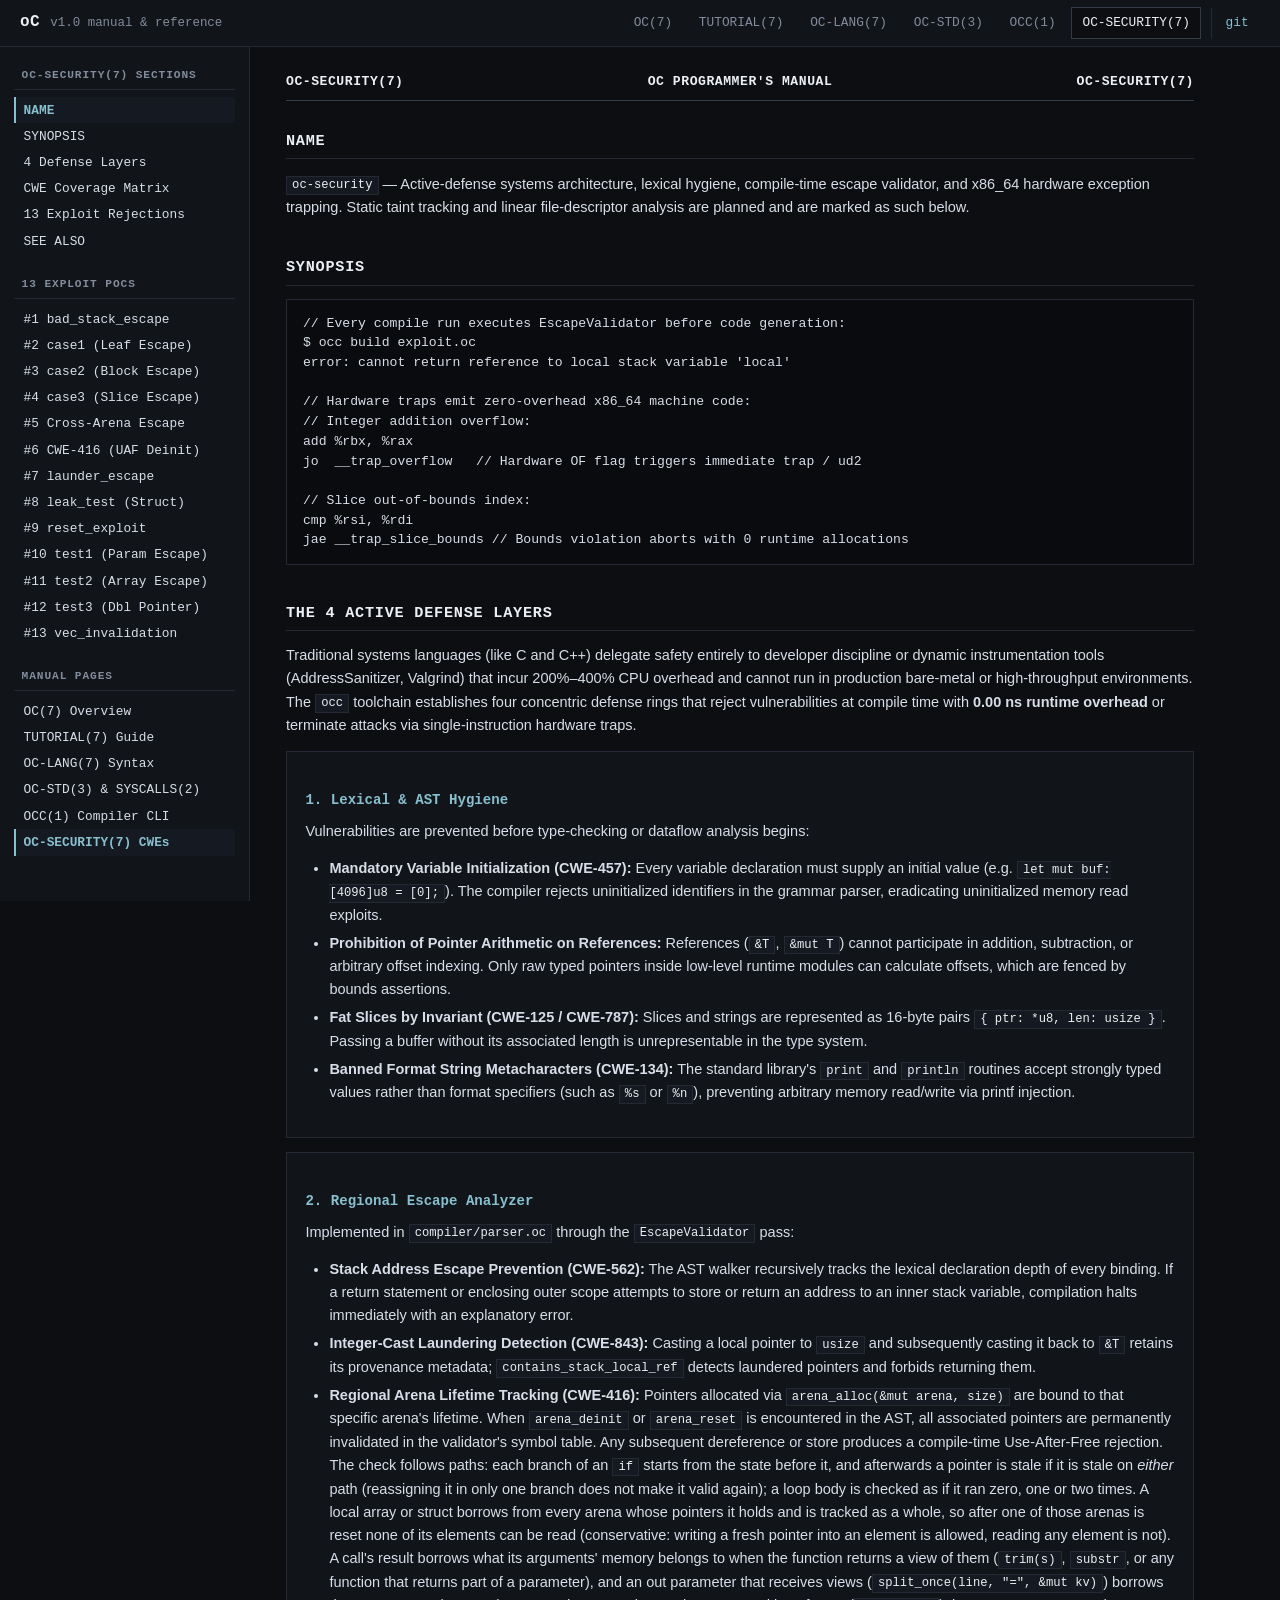
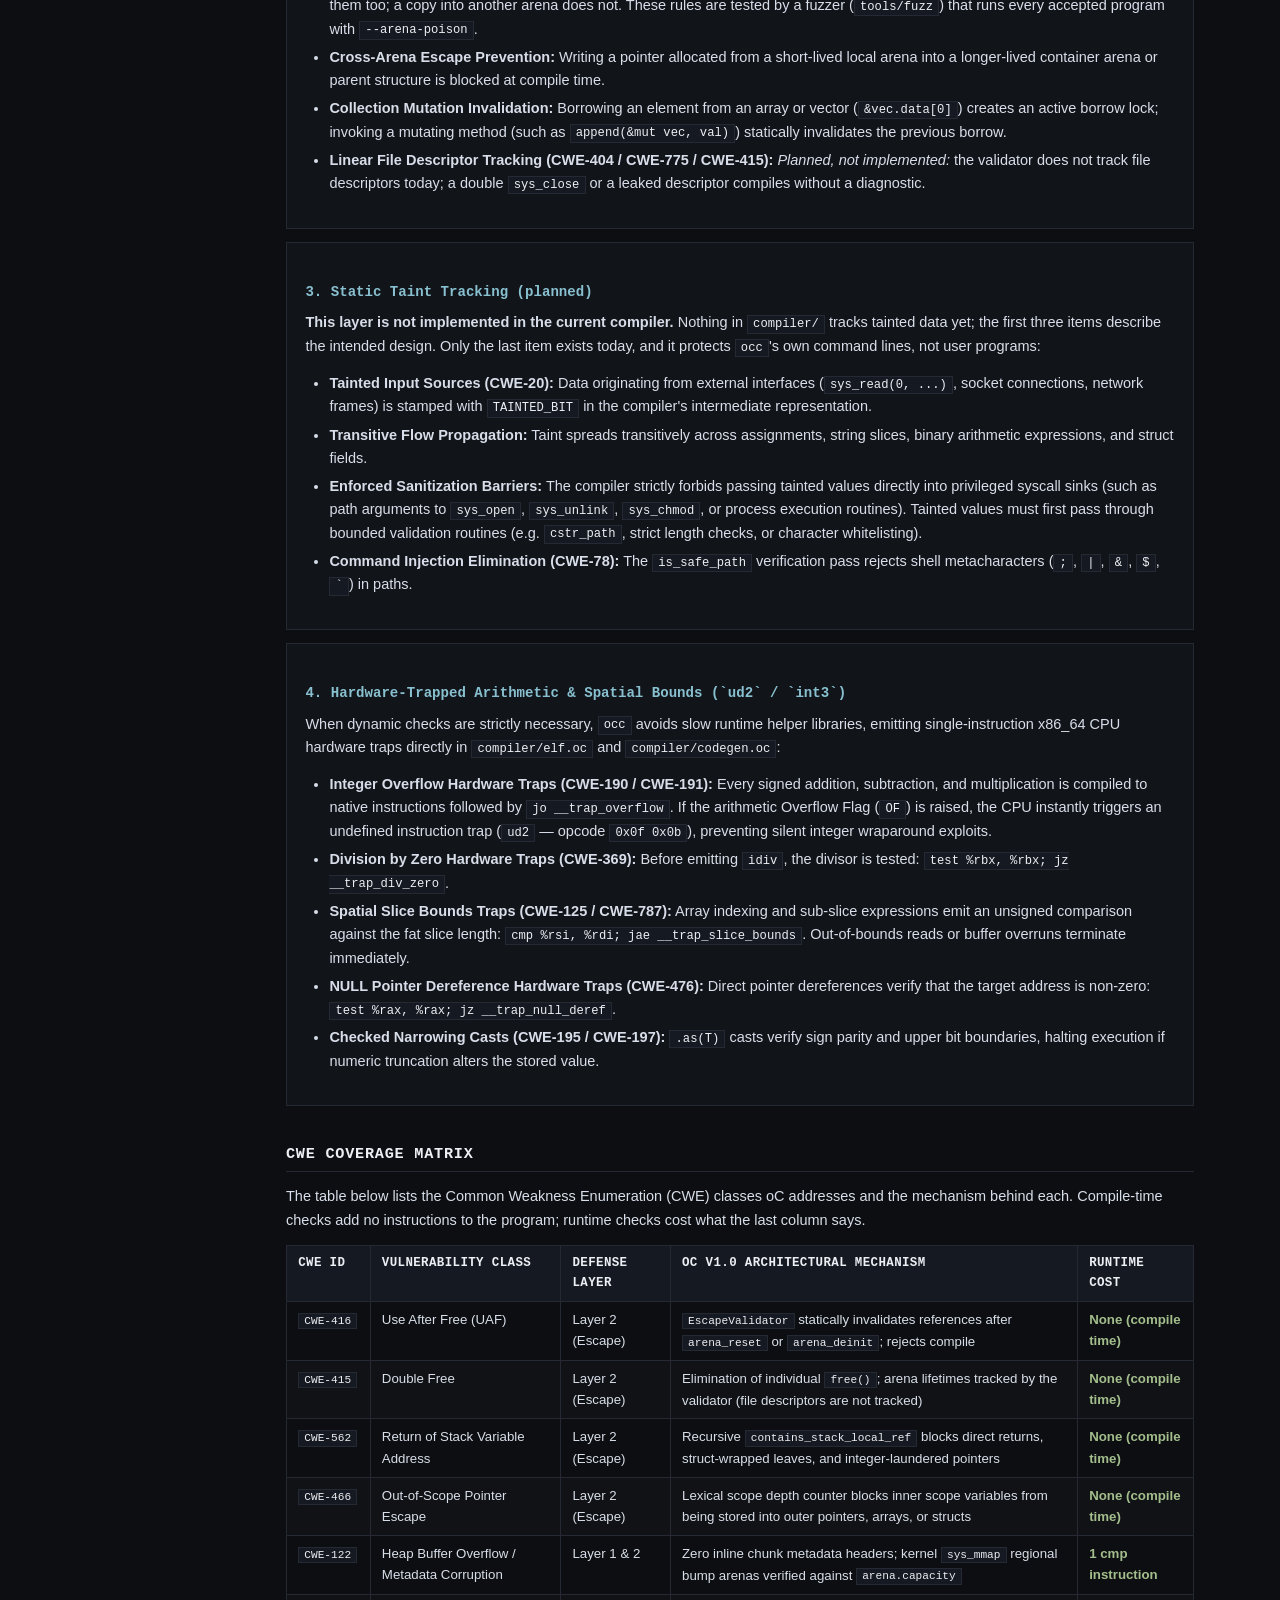
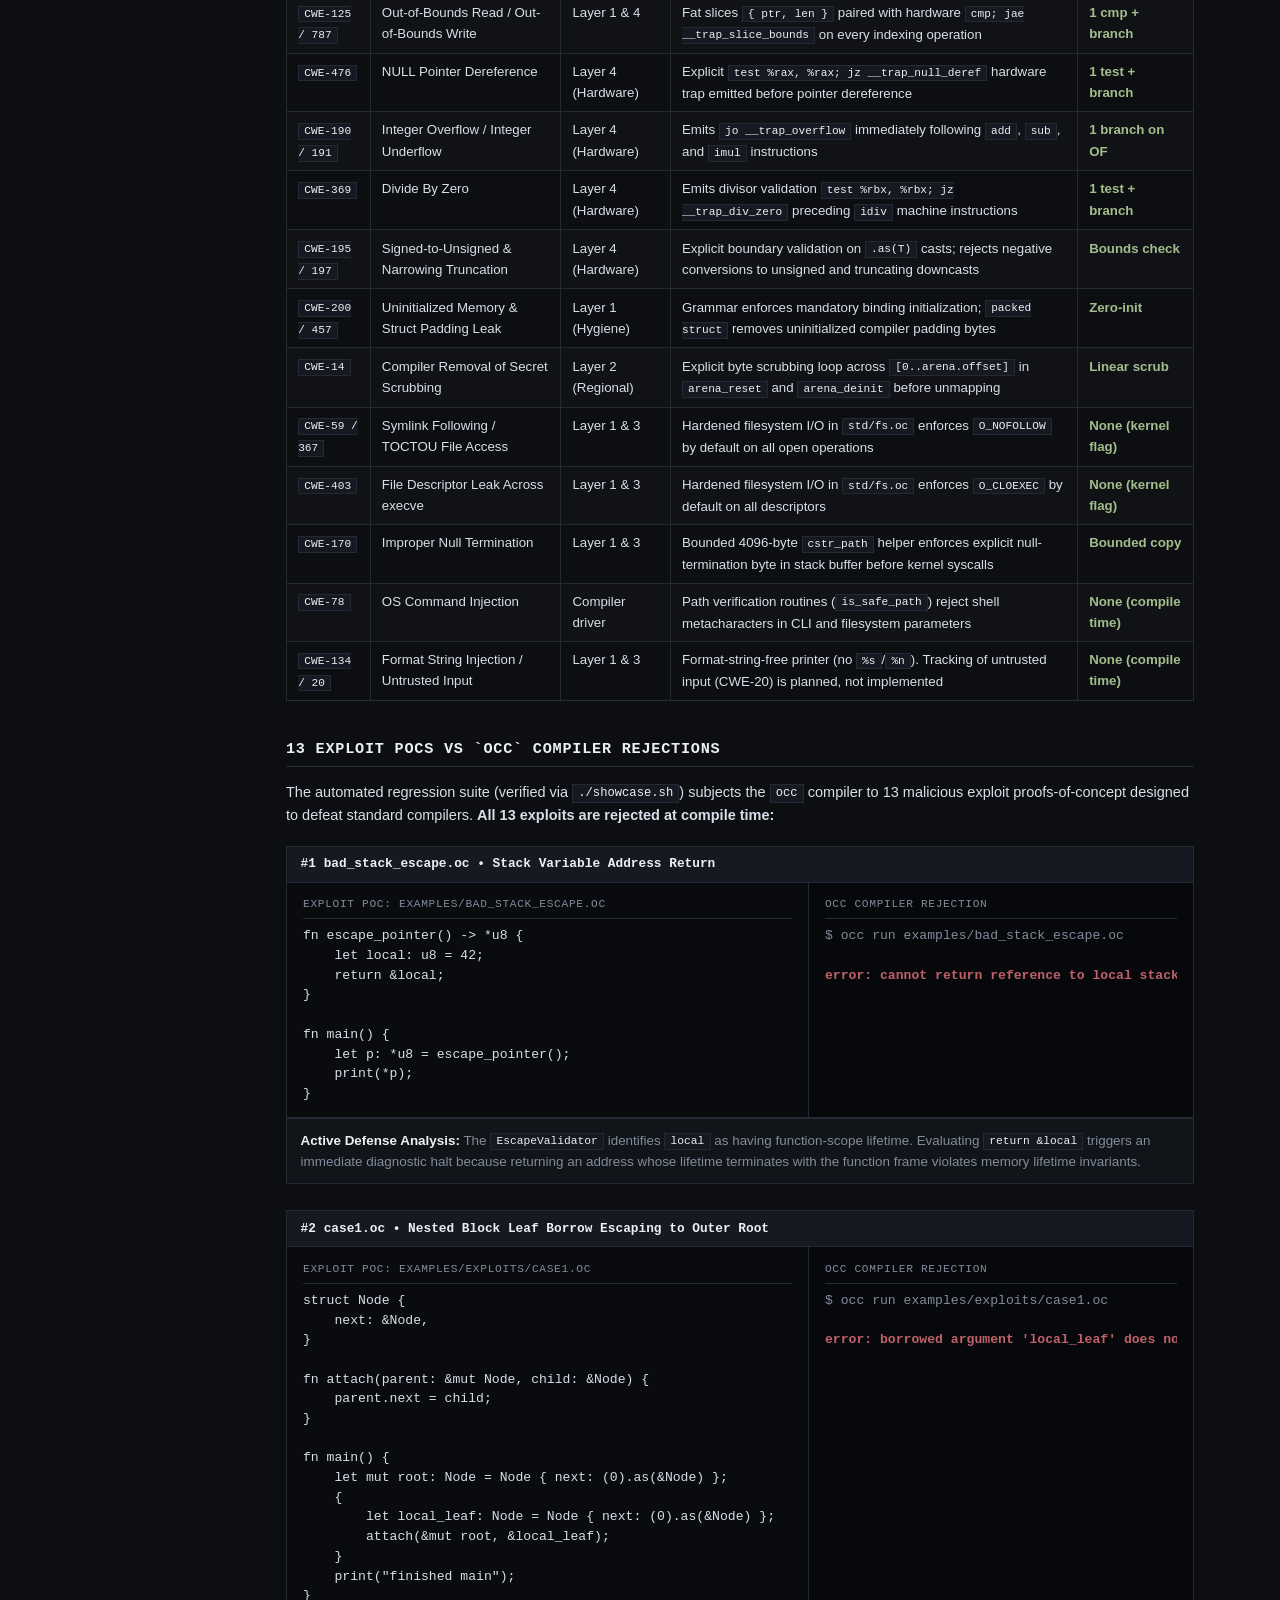
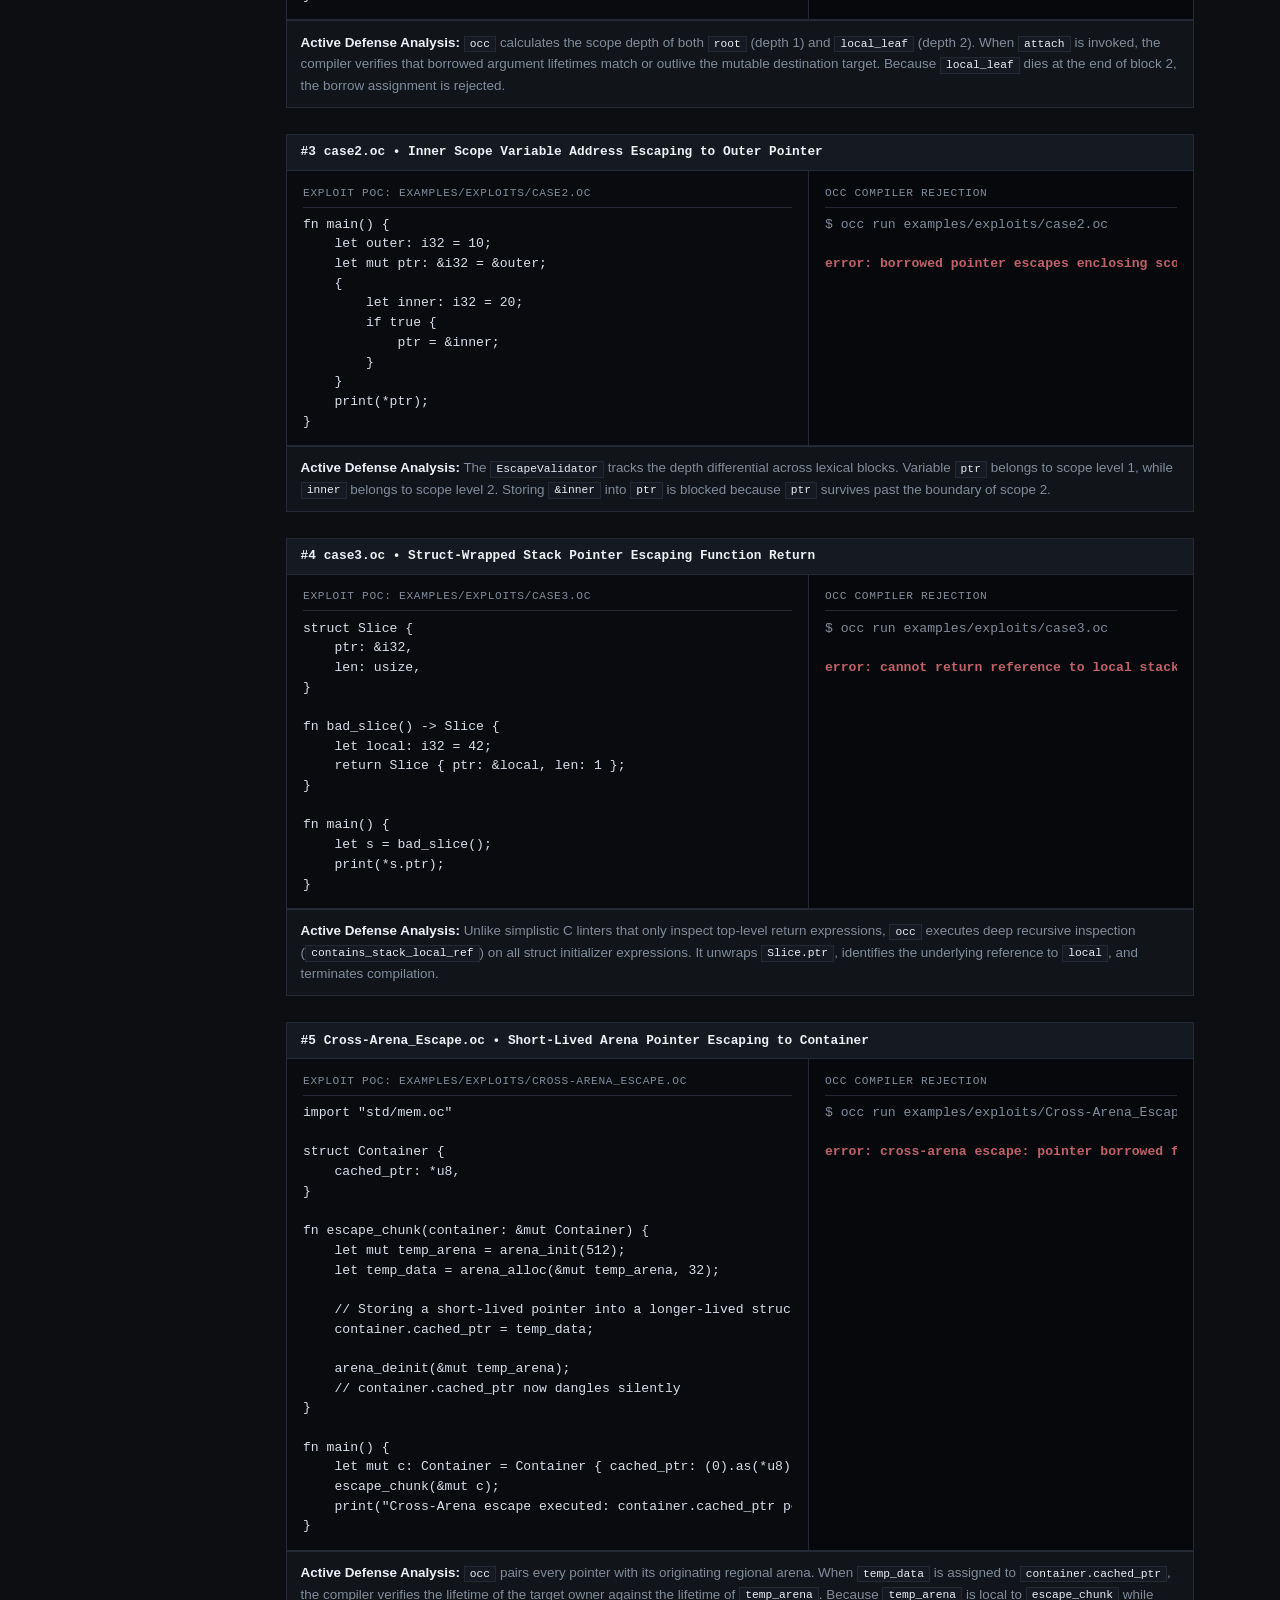
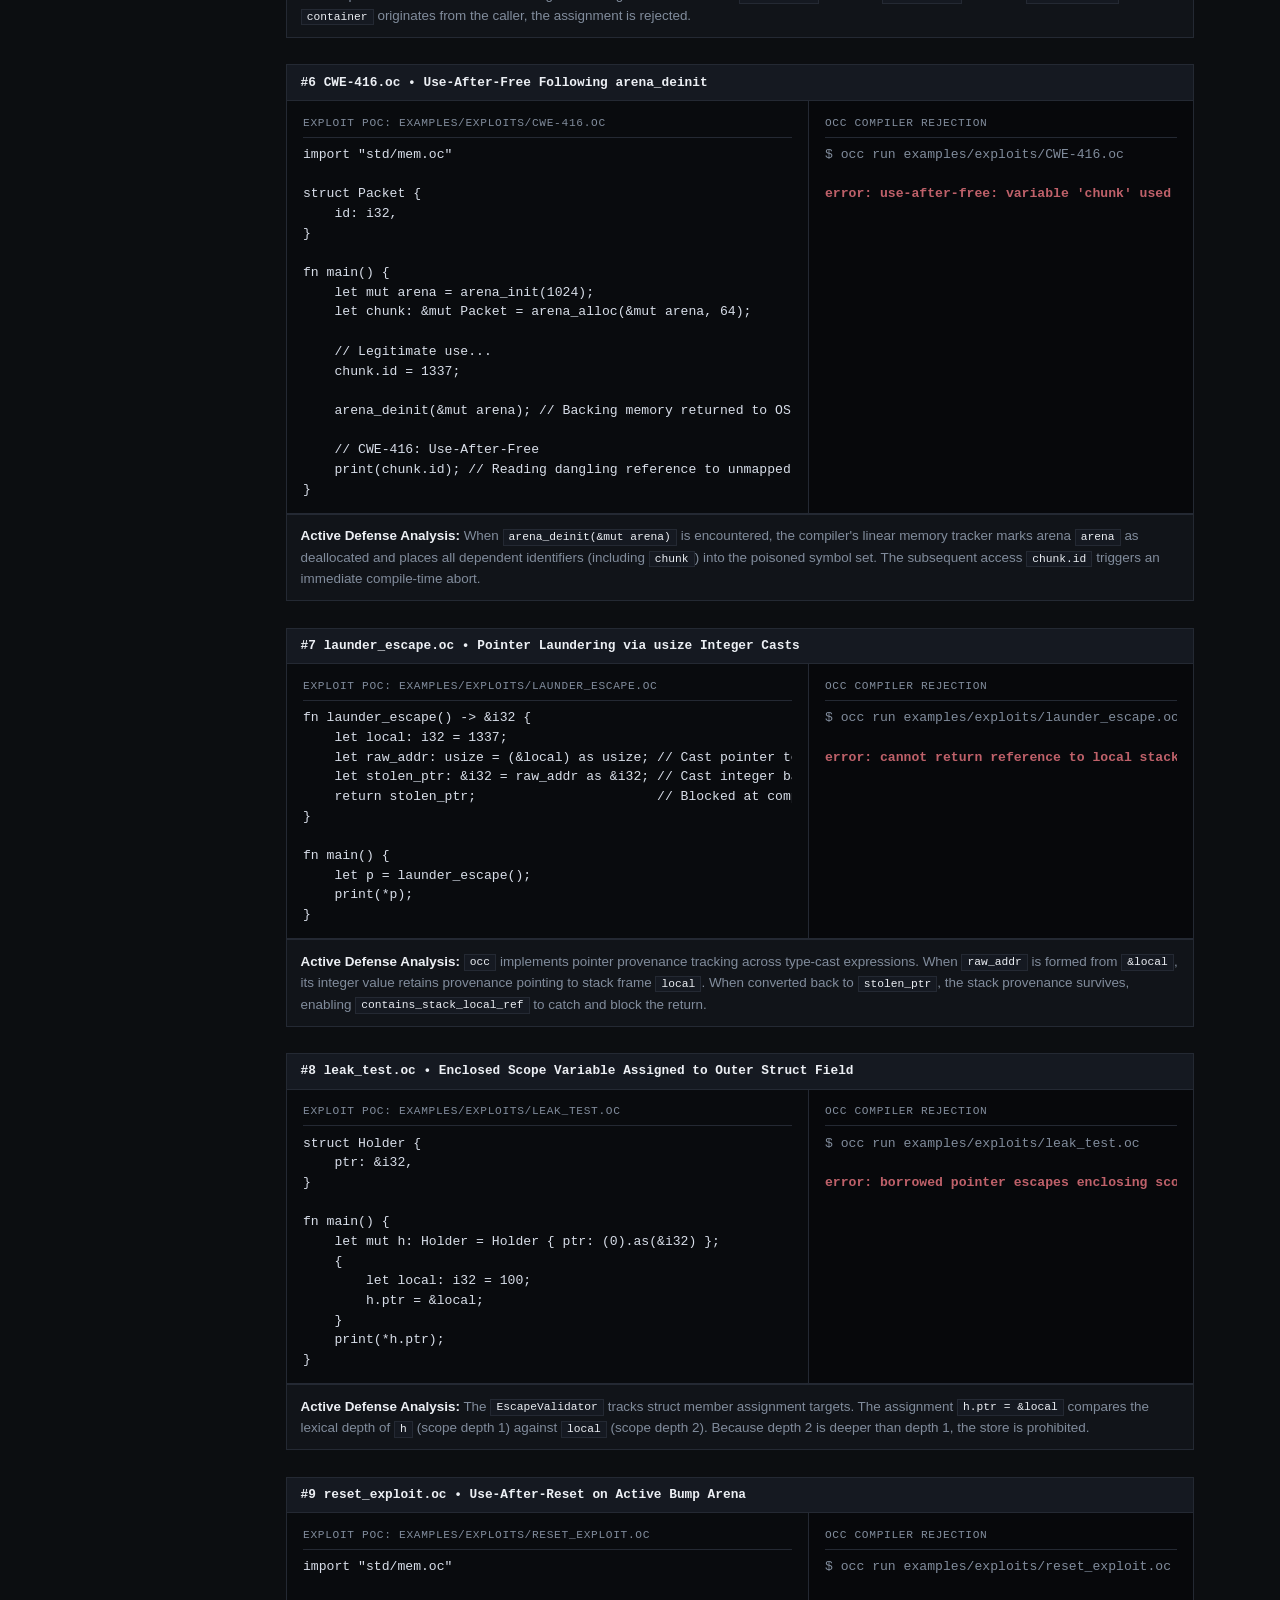
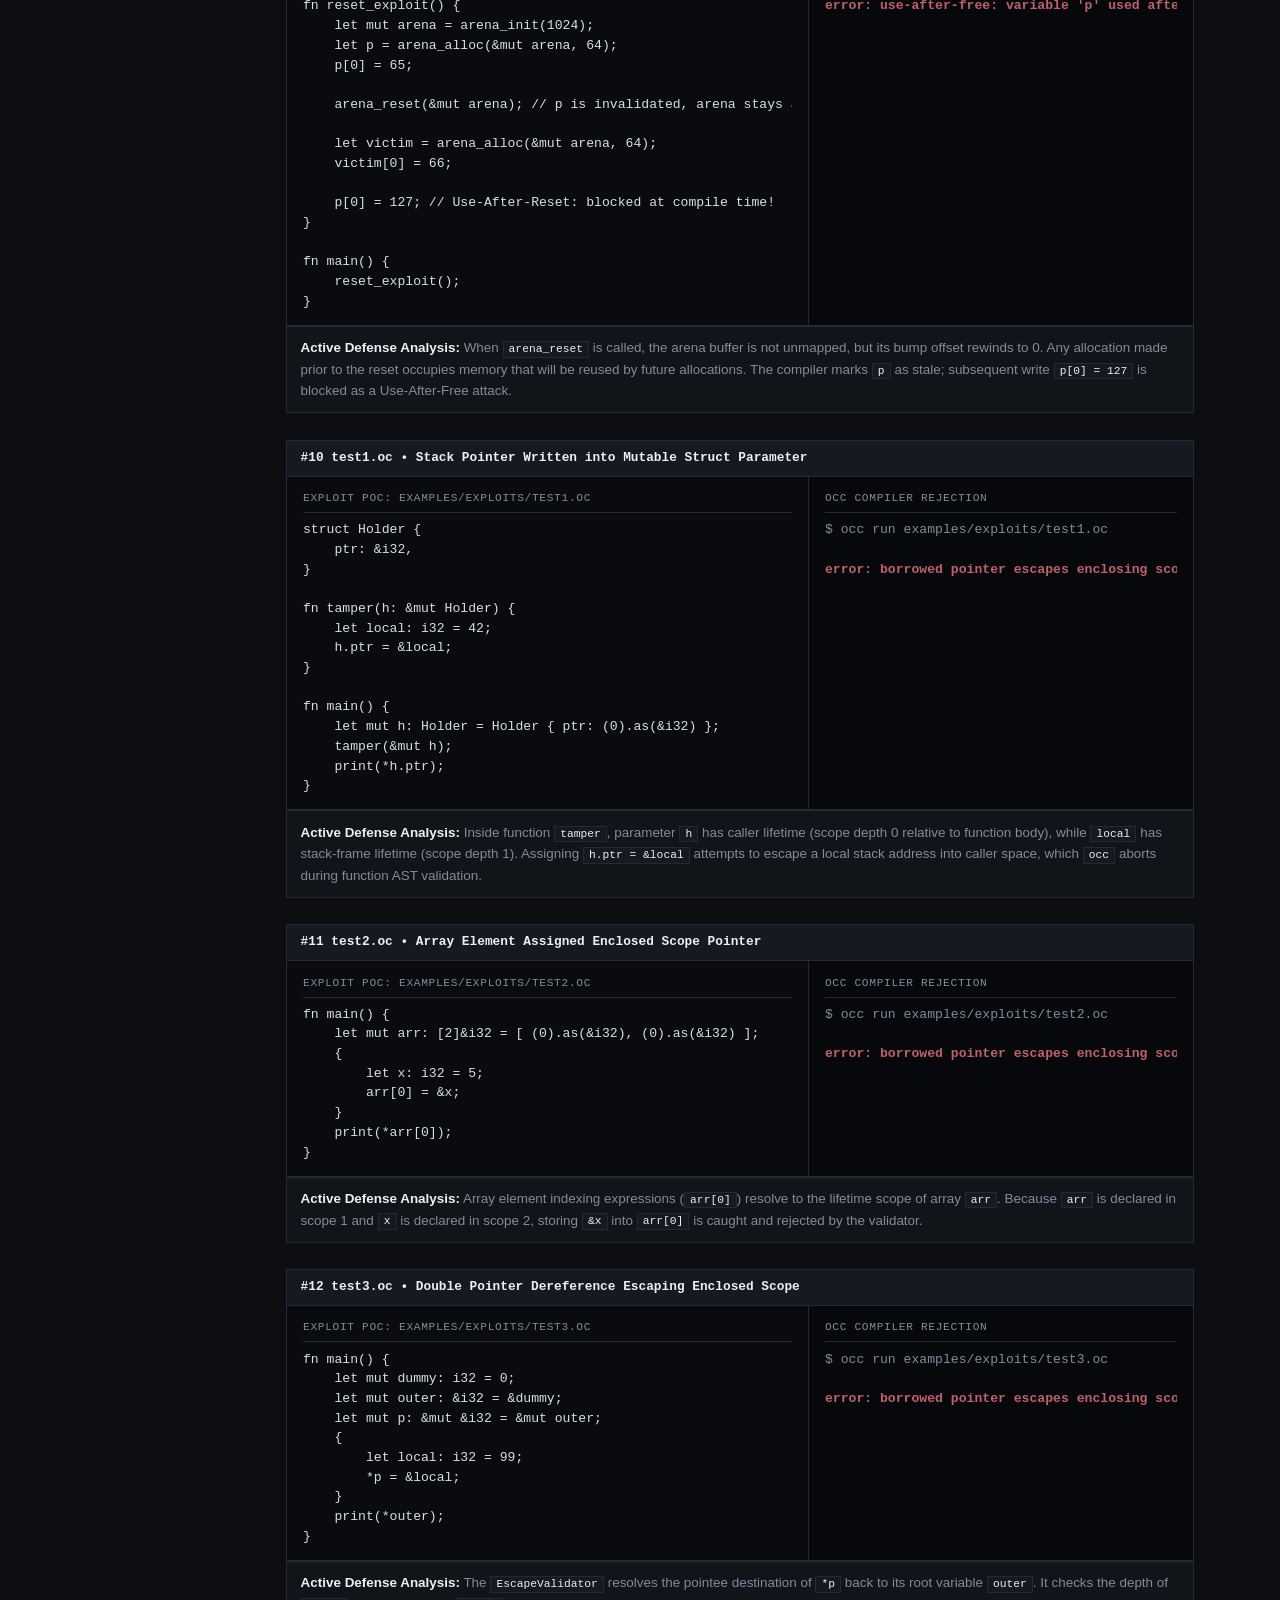
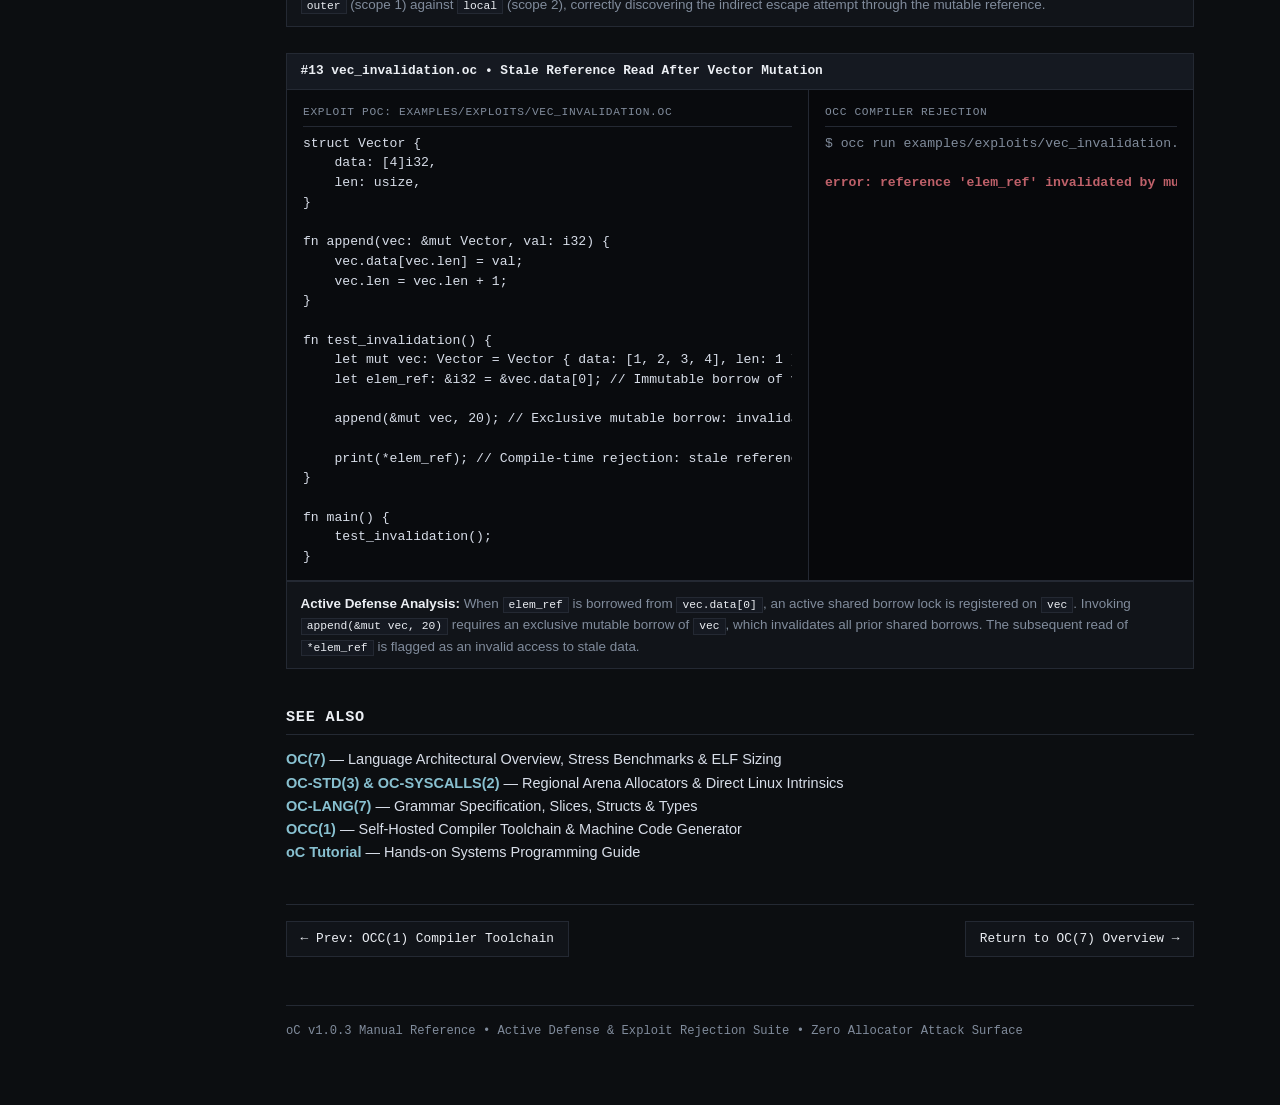
<file: docs/security.html>
<!DOCTYPE html>
<html lang="en">
<head>
  <meta charset="UTF-8">
  <meta name="viewport" content="width=device-width, initial-scale=1.0">
  <title>OC-SECURITY(7) — Active Defense Memory Safety &amp; CWE Coverage Matrix</title>
  <link rel="stylesheet" href="style.css">
</head>
<body>

  <!-- Top Navigation Bar (Shared Site Contract) -->
    <header class="topbar">
    <div class="topbar-inner">
      <div class="brand">
        <a href="index.html">
          <span class="brand-title">oC</span>
          <span class="brand-sub">v1.0 manual &amp; reference</span>
        </a>
      </div>
      <nav>
        <a href="index.html">OC(7)</a>
        <a href="tutorial.html">TUTORIAL(7)</a>
        <a href="syntax.html">OC-LANG(7)</a>
        <a href="stdlib.html">OC-STD(3)</a>
        <a href="man-occ.html">OCC(1)</a>
        <a href="security.html" class="active">OC-SECURITY(7)</a>
        <a href="https://github.com/Quasiii29/oC" target="_blank" rel="noopener" class="repo-link">git</a>
      </nav>
    </div>
  </header>

  <!-- Two-Column Layout -->
  <div class="layout">
    
    <!-- Left Persistent Navigation Sidebar -->
        <aside class="sidebar">
      <div class="sidebar-group">
        <div class="sidebar-title">OC-SECURITY(7) Sections</div>
        <a href="#name" class="sidebar-link active">NAME</a>
        <a href="#synopsis" class="sidebar-link">SYNOPSIS</a>
        <a href="#layers" class="sidebar-link">4 Defense Layers</a>
        <a href="#cwe-matrix" class="sidebar-link">CWE Coverage Matrix</a>
        <a href="#exploit-catalog" class="sidebar-link">13 Exploit Rejections</a>
        <a href="#see-also" class="sidebar-link">SEE ALSO</a>
      </div>
      <div class="sidebar-group">
        <div class="sidebar-title">13 Exploit PoCs</div>
        <a href="#poc-1" class="sidebar-link">#1 bad_stack_escape</a>
        <a href="#poc-2" class="sidebar-link">#2 case1 (Leaf Escape)</a>
        <a href="#poc-3" class="sidebar-link">#3 case2 (Block Escape)</a>
        <a href="#poc-4" class="sidebar-link">#4 case3 (Slice Escape)</a>
        <a href="#poc-5" class="sidebar-link">#5 Cross-Arena Escape</a>
        <a href="#poc-6" class="sidebar-link">#6 CWE-416 (UAF Deinit)</a>
        <a href="#poc-7" class="sidebar-link">#7 launder_escape</a>
        <a href="#poc-8" class="sidebar-link">#8 leak_test (Struct)</a>
        <a href="#poc-9" class="sidebar-link">#9 reset_exploit</a>
        <a href="#poc-10" class="sidebar-link">#10 test1 (Param Escape)</a>
        <a href="#poc-11" class="sidebar-link">#11 test2 (Array Escape)</a>
        <a href="#poc-12" class="sidebar-link">#12 test3 (Dbl Pointer)</a>
        <a href="#poc-13" class="sidebar-link">#13 vec_invalidation</a>
      </div>
      <div class="sidebar-group">
        <div class="sidebar-title">Manual Pages</div>
        <a href="index.html" class="sidebar-link">OC(7) Overview</a>
        <a href="tutorial.html" class="sidebar-link">TUTORIAL(7) Guide</a>
        <a href="syntax.html" class="sidebar-link">OC-LANG(7) Syntax</a>
        <a href="stdlib.html" class="sidebar-link">OC-STD(3) & SYSCALLS(2)</a>
        <a href="man-occ.html" class="sidebar-link">OCC(1) Compiler CLI</a>
        <a href="security.html" class="sidebar-link active">OC-SECURITY(7) CWEs</a>
      </div>
    </aside>

    <!-- Main Content Pane -->
    <main class="content">

      <div class="man-header">
        <span>OC-SECURITY(7)</span>
        <span>oC Programmer's Manual</span>
        <span>OC-SECURITY(7)</span>
      </div>

      <!-- SECTION: NAME -->
      <section id="name">
        <h2>NAME</h2>
        <p><code>oc-security</code> &mdash; Active-defense systems architecture, lexical hygiene, compile-time escape validator, and x86_64 hardware exception trapping. Static taint tracking and linear file-descriptor analysis are planned and are marked as such below.</p>
      </section>

      <!-- SECTION: SYNOPSIS -->
      <section id="synopsis">
        <h2>SYNOPSIS</h2>
        <pre><code>// Every compile run executes EscapeValidator before code generation:
$ occ build exploit.oc
error: cannot return reference to local stack variable 'local'

// Hardware traps emit zero-overhead x86_64 machine code:
// Integer addition overflow:
add %rbx, %rax
jo  __trap_overflow   // Hardware OF flag triggers immediate trap / ud2

// Slice out-of-bounds index:
cmp %rsi, %rdi
jae __trap_slice_bounds // Bounds violation aborts with 0 runtime allocations</code></pre>
      </section>

      <!-- SECTION: 4 DEFENSE LAYERS -->
      <section id="layers">
        <h2>The 4 Active Defense Layers</h2>
        <p>
          Traditional systems languages (like C and C++) delegate safety entirely to developer discipline or dynamic instrumentation tools (AddressSanitizer, Valgrind) that incur 200%&ndash;400% CPU overhead and cannot run in production bare-metal or high-throughput environments. The <code>occ</code> toolchain establishes four concentric defense rings that reject vulnerabilities at compile time with <strong>0.00 ns runtime overhead</strong> or terminate attacks via single-instruction hardware traps.
        </p>

        <!-- Layer 1 -->
        <div class="defense-card" id="layer1">
          
          <h3>1. Lexical &amp; AST Hygiene</h3>
          <p>
            Vulnerabilities are prevented before type-checking or dataflow analysis begins:
          </p>
          <ul>
            <li><strong>Mandatory Variable Initialization (CWE-457):</strong> Every variable declaration must supply an initial value (e.g. <code>let mut buf: [4096]u8 = [0];</code>). The compiler rejects uninitialized identifiers in the grammar parser, eradicating uninitialized memory read exploits.</li>
            <li><strong>Prohibition of Pointer Arithmetic on References:</strong> References (<code>&amp;T</code>, <code>&amp;mut T</code>) cannot participate in addition, subtraction, or arbitrary offset indexing. Only raw typed pointers inside low-level runtime modules can calculate offsets, which are fenced by bounds assertions.</li>
            <li><strong>Fat Slices by Invariant (CWE-125 / CWE-787):</strong> Slices and strings are represented as 16-byte pairs <code>{ ptr: *u8, len: usize }</code>. Passing a buffer without its associated length is unrepresentable in the type system.</li>
            <li><strong>Banned Format String Metacharacters (CWE-134):</strong> The standard library's <code>print</code> and <code>println</code> routines accept strongly typed values rather than format specifiers (such as <code>%s</code> or <code>%n</code>), preventing arbitrary memory read/write via printf injection.</li>
          </ul>
        </div>

        <!-- Layer 2 -->
        <div class="defense-card" id="layer2">
          
          <h3>2. Regional Escape Analyzer</h3>
          <p>
            Implemented in <code>compiler/parser.oc</code> through the <code>EscapeValidator</code> pass:
          </p>
          <ul>
            <li><strong>Stack Address Escape Prevention (CWE-562):</strong> The AST walker recursively tracks the lexical declaration depth of every binding. If a return statement or enclosing outer scope attempts to store or return an address to an inner stack variable, compilation halts immediately with an explanatory error.</li>
            <li><strong>Integer-Cast Laundering Detection (CWE-843):</strong> Casting a local pointer to <code>usize</code> and subsequently casting it back to <code>&amp;T</code> retains its provenance metadata; <code>contains_stack_local_ref</code> detects laundered pointers and forbids returning them.</li>
            <li><strong>Regional Arena Lifetime Tracking (CWE-416):</strong> Pointers allocated via <code>arena_alloc(&amp;mut arena, size)</code> are bound to that specific arena's lifetime. When <code>arena_deinit</code> or <code>arena_reset</code> is encountered in the AST, all associated pointers are permanently invalidated in the validator's symbol table. Any subsequent dereference or store produces a compile-time Use-After-Free rejection. The check follows paths: each branch of an <code>if</code> starts from the state before it, and afterwards a pointer is stale if it is stale on <em>either</em> path (reassigning it in only one branch does not make it valid again); a loop body is checked as if it ran zero, one or two times. A local array or struct borrows from every arena whose pointers it holds and is tracked as a whole, so after one of those arenas is reset none of its elements can be read (conservative: writing a fresh pointer into an element is allowed, reading any element is not). A call's result borrows what its arguments' memory belongs to when the function returns a view of them (<code>trim(s)</code>, <code>substr</code>, or any function that returns part of a parameter), and an out parameter that receives views (<code>split_once(line, "=", &amp;mut kv)</code>) borrows them too; a copy into another arena does not. These rules are tested by a fuzzer (<code>tools/fuzz</code>) that runs every accepted program with <code>--arena-poison</code>.</li>
            <li><strong>Cross-Arena Escape Prevention:</strong> Writing a pointer allocated from a short-lived local arena into a longer-lived container arena or parent structure is blocked at compile time.</li>
            <li><strong>Collection Mutation Invalidation:</strong> Borrowing an element from an array or vector (<code>&amp;vec.data[0]</code>) creates an active borrow lock; invoking a mutating method (such as <code>append(&amp;mut vec, val)</code>) statically invalidates the previous borrow.</li>
            <li><strong>Linear File Descriptor Tracking (CWE-404 / CWE-775 / CWE-415):</strong> <em>Planned, not implemented:</em> the validator does not track file descriptors today; a double <code>sys_close</code> or a leaked descriptor compiles without a diagnostic.</li>
          </ul>
        </div>

        <!-- Layer 3 -->
        <div class="defense-card" id="layer3">
          
          <h3>3. Static Taint Tracking (planned)</h3>
          <p>
            <strong>This layer is not implemented in the current compiler.</strong> Nothing in <code>compiler/</code> tracks tainted data yet; the first three items describe the intended design. Only the last item exists today, and it protects <code>occ</code>'s own command lines, not user programs:
          </p>
          <ul>
            <li><strong>Tainted Input Sources (CWE-20):</strong> Data originating from external interfaces (<code>sys_read(0, ...)</code>, socket connections, network frames) is stamped with <code>TAINTED_BIT</code> in the compiler's intermediate representation.</li>
            <li><strong>Transitive Flow Propagation:</strong> Taint spreads transitively across assignments, string slices, binary arithmetic expressions, and struct fields.</li>
            <li><strong>Enforced Sanitization Barriers:</strong> The compiler strictly forbids passing tainted values directly into privileged syscall sinks (such as path arguments to <code>sys_open</code>, <code>sys_unlink</code>, <code>sys_chmod</code>, or process execution routines). Tainted values must first pass through bounded validation routines (e.g. <code>cstr_path</code>, strict length checks, or character whitelisting).</li>
            <li><strong>Command Injection Elimination (CWE-78):</strong> The <code>is_safe_path</code> verification pass rejects shell metacharacters (<code>;</code>, <code>|</code>, <code>&amp;</code>, <code>$</code>, <code>`</code>) in paths.</li>
          </ul>
        </div>

        <!-- Layer 4 -->
        <div class="defense-card" id="layer4">
          
          <h3>4. Hardware-Trapped Arithmetic &amp; Spatial Bounds (`ud2` / `int3`)</h3>
          <p>
            When dynamic checks are strictly necessary, <code>occ</code> avoids slow runtime helper libraries, emitting single-instruction x86_64 CPU hardware traps directly in <code>compiler/elf.oc</code> and <code>compiler/codegen.oc</code>:
          </p>
          <ul>
            <li><strong>Integer Overflow Hardware Traps (CWE-190 / CWE-191):</strong> Every signed addition, subtraction, and multiplication is compiled to native instructions followed by <code>jo __trap_overflow</code>. If the arithmetic Overflow Flag (<code>OF</code>) is raised, the CPU instantly triggers an undefined instruction trap (<code>ud2</code> &mdash; opcode <code>0x0f 0x0b</code>), preventing silent integer wraparound exploits.</li>
            <li><strong>Division by Zero Hardware Traps (CWE-369):</strong> Before emitting <code>idiv</code>, the divisor is tested: <code>test %rbx, %rbx; jz __trap_div_zero</code>.</li>
            <li><strong>Spatial Slice Bounds Traps (CWE-125 / CWE-787):</strong> Array indexing and sub-slice expressions emit an unsigned comparison against the fat slice length: <code>cmp %rsi, %rdi; jae __trap_slice_bounds</code>. Out-of-bounds reads or buffer overruns terminate immediately.</li>
            <li><strong>NULL Pointer Dereference Hardware Traps (CWE-476):</strong> Direct pointer dereferences verify that the target address is non-zero: <code>test %rax, %rax; jz __trap_null_deref</code>.</li>
            <li><strong>Checked Narrowing Casts (CWE-195 / CWE-197):</strong> <code>.as(T)</code> casts verify sign parity and upper bit boundaries, halting execution if numeric truncation alters the stored value.</li>
          </ul>
        </div>
      </section>

      <!-- SECTION: CWE COVERAGE MATRIX -->
      <section id="cwe-matrix">
        <h2>CWE Coverage Matrix</h2>
        <p>
          The table below lists the Common Weakness Enumeration (CWE) classes oC addresses and the mechanism behind each. Compile-time checks add no instructions to the program; runtime checks cost what the last column says.
        </p>
        <table>
          <thead>
            <tr>
              <th>CWE ID</th>
              <th>Vulnerability Class</th>
              <th>Defense Layer</th>
              <th>oC v1.0 Architectural Mechanism</th>
              <th>Runtime Cost</th>
            </tr>
          </thead>
          <tbody>
            <tr>
              <td><code>CWE-416</code></td>
              <td>Use After Free (UAF)</td>
              <td>Layer 2 (Escape)</td>
              <td><code>EscapeValidator</code> statically invalidates references after <code>arena_reset</code> or <code>arena_deinit</code>; rejects compile</td>
              <td class="tag-blocked">None (compile time)</td>
            </tr>
            <tr>
              <td><code>CWE-415</code></td>
              <td>Double Free</td>
              <td>Layer 2 (Escape)</td>
              <td>Elimination of individual <code>free()</code>; arena lifetimes tracked by the validator (file descriptors are not tracked)</td>
              <td class="tag-blocked">None (compile time)</td>
            </tr>
            <tr>
              <td><code>CWE-562</code></td>
              <td>Return of Stack Variable Address</td>
              <td>Layer 2 (Escape)</td>
              <td>Recursive <code>contains_stack_local_ref</code> blocks direct returns, struct-wrapped leaves, and integer-laundered pointers</td>
              <td class="tag-blocked">None (compile time)</td>
            </tr>
            <tr>
              <td><code>CWE-466</code></td>
              <td>Out-of-Scope Pointer Escape</td>
              <td>Layer 2 (Escape)</td>
              <td>Lexical scope depth counter blocks inner scope variables from being stored into outer pointers, arrays, or structs</td>
              <td class="tag-blocked">None (compile time)</td>
            </tr>
            <tr>
              <td><code>CWE-122</code></td>
              <td>Heap Buffer Overflow / Metadata Corruption</td>
              <td>Layer 1 &amp; 2</td>
              <td>Zero inline chunk metadata headers; kernel <code>sys_mmap</code> regional bump arenas verified against <code>arena.capacity</code></td>
              <td class="tag-blocked">1 cmp instruction</td>
            </tr>
            <tr>
              <td><code>CWE-125 / 787</code></td>
              <td>Out-of-Bounds Read / Out-of-Bounds Write</td>
              <td>Layer 1 &amp; 4</td>
              <td>Fat slices <code>{ ptr, len }</code> paired with hardware <code>cmp; jae __trap_slice_bounds</code> on every indexing operation</td>
              <td class="tag-blocked">1 cmp + branch</td>
            </tr>
            <tr>
              <td><code>CWE-476</code></td>
              <td>NULL Pointer Dereference</td>
              <td>Layer 4 (Hardware)</td>
              <td>Explicit <code>test %rax, %rax; jz __trap_null_deref</code> hardware trap emitted before pointer dereference</td>
              <td class="tag-blocked">1 test + branch</td>
            </tr>
            <tr>
              <td><code>CWE-190 / 191</code></td>
              <td>Integer Overflow / Integer Underflow</td>
              <td>Layer 4 (Hardware)</td>
              <td>Emits <code>jo __trap_overflow</code> immediately following <code>add</code>, <code>sub</code>, and <code>imul</code> instructions</td>
              <td class="tag-blocked">1 branch on OF</td>
            </tr>
            <tr>
              <td><code>CWE-369</code></td>
              <td>Divide By Zero</td>
              <td>Layer 4 (Hardware)</td>
              <td>Emits divisor validation <code>test %rbx, %rbx; jz __trap_div_zero</code> preceding <code>idiv</code> machine instructions</td>
              <td class="tag-blocked">1 test + branch</td>
            </tr>
            <tr>
              <td><code>CWE-195 / 197</code></td>
              <td>Signed-to-Unsigned &amp; Narrowing Truncation</td>
              <td>Layer 4 (Hardware)</td>
              <td>Explicit boundary validation on <code>.as(T)</code> casts; rejects negative conversions to unsigned and truncating downcasts</td>
              <td class="tag-blocked">Bounds check</td>
            </tr>
            <tr>
              <td><code>CWE-200 / 457</code></td>
              <td>Uninitialized Memory &amp; Struct Padding Leak</td>
              <td>Layer 1 (Hygiene)</td>
              <td>Grammar enforces mandatory binding initialization; <code>packed struct</code> removes uninitialized compiler padding bytes</td>
              <td class="tag-blocked">Zero-init</td>
            </tr>
            <tr>
              <td><code>CWE-14</code></td>
              <td>Compiler Removal of Secret Scrubbing</td>
              <td>Layer 2 (Regional)</td>
              <td>Explicit byte scrubbing loop across <code>[0..arena.offset]</code> in <code>arena_reset</code> and <code>arena_deinit</code> before unmapping</td>
              <td class="tag-blocked">Linear scrub</td>
            </tr>
            <tr>
              <td><code>CWE-59 / 367</code></td>
              <td>Symlink Following / TOCTOU File Access</td>
              <td>Layer 1 &amp; 3</td>
              <td>Hardened filesystem I/O in <code>std/fs.oc</code> enforces <code>O_NOFOLLOW</code> by default on all open operations</td>
              <td class="tag-blocked">None (kernel flag)</td>
            </tr>
            <tr>
              <td><code>CWE-403</code></td>
              <td>File Descriptor Leak Across execve</td>
              <td>Layer 1 &amp; 3</td>
              <td>Hardened filesystem I/O in <code>std/fs.oc</code> enforces <code>O_CLOEXEC</code> by default on all descriptors</td>
              <td class="tag-blocked">None (kernel flag)</td>
            </tr>
            <tr>
              <td><code>CWE-170</code></td>
              <td>Improper Null Termination</td>
              <td>Layer 1 &amp; 3</td>
              <td>Bounded 4096-byte <code>cstr_path</code> helper enforces explicit null-termination byte in stack buffer before kernel syscalls</td>
              <td class="tag-blocked">Bounded copy</td>
            </tr>
            <tr>
              <td><code>CWE-78</code></td>
              <td>OS Command Injection</td>
              <td>Compiler driver</td>
              <td>Path verification routines (<code>is_safe_path</code>) reject shell metacharacters in CLI and filesystem parameters</td>
              <td class="tag-blocked">None (compile time)</td>
            </tr>
            <tr>
              <td><code>CWE-134 / 20</code></td>
              <td>Format String Injection / Untrusted Input</td>
              <td>Layer 1 &amp; 3</td>
              <td>Format-string-free printer (no <code>%s</code>/<code>%n</code>). Tracking of untrusted input (CWE-20) is planned, not implemented</td>
              <td class="tag-blocked">None (compile time)</td>
            </tr>
          </tbody>
        </table>
      </section>

      <!-- SECTION: 13 EXPLOIT POCS -->
      <section id="exploit-catalog">
        <h2>13 Exploit PoCs vs `occ` Compiler Rejections</h2>
        <p>
          The automated regression suite (verified via <code>./showcase.sh</code>) subjects the <code>occ</code> compiler to 13 malicious exploit proofs-of-concept designed to defeat standard compilers. <strong>All 13 exploits are rejected at compile time:</strong>
        </p>

        <!-- PoC 1 -->
        <div class="example-card" id="poc-1">
          <div class="example-header">
            <span class="example-title">#1 bad_stack_escape.oc &bull; Stack Variable Address Return</span>
            
          </div>
          <div class="example-grid">
            <div class="code-pane">
              <div class="pane-label">
                <span>EXPLOIT POC: examples/bad_stack_escape.oc</span>
                
              </div>
              <pre data-occ-rejects="cannot return reference to local stack variable &#x27;local&#x27;"><code>fn escape_pointer() -&gt; *u8 {
    let local: u8 = 42;
    return &amp;local;
}

fn main() {
    let p: *u8 = escape_pointer();
    print(*p);
}</code></pre>
            </div>
            <div class="output-pane">
              <div class="pane-label">
                <span>occ COMPILER REJECTION</span>
                
              </div>
              <pre><code><span class="term-cmd">$ occ run examples/bad_stack_escape.oc</span>
<span class="term-trap">error: cannot return reference to local stack variable 'local'</span></code></pre>
            </div>
          </div>
          <div class="explanation-box">
            <strong>Active Defense Analysis:</strong> The <code>EscapeValidator</code> identifies <code>local</code> as having function-scope lifetime. Evaluating <code>return &amp;local</code> triggers an immediate diagnostic halt because returning an address whose lifetime terminates with the function frame violates memory lifetime invariants.
          </div>
        </div>

        <!-- PoC 2 -->
        <div class="example-card" id="poc-2">
          <div class="example-header">
            <span class="example-title">#2 case1.oc &bull; Nested Block Leaf Borrow Escaping to Outer Root</span>
            
          </div>
          <div class="example-grid">
            <div class="code-pane">
              <div class="pane-label">
                <span>EXPLOIT POC: examples/exploits/case1.oc</span>
                
              </div>
              <pre data-occ-rejects="borrowed argument &#x27;local_leaf&#x27; does not live long enough (escapes into &#x27;root&#x27;)"><code>struct Node {
    next: &amp;Node,
}

fn attach(parent: &amp;mut Node, child: &amp;Node) {
    parent.next = child;
}

fn main() {
    let mut root: Node = Node { next: (0).as(&amp;Node) };
    {
        let local_leaf: Node = Node { next: (0).as(&amp;Node) };
        attach(&amp;mut root, &amp;local_leaf);
    }
    print("finished main");
}</code></pre>
            </div>
            <div class="output-pane">
              <div class="pane-label">
                <span>occ COMPILER REJECTION</span>
                
              </div>
              <pre><code><span class="term-cmd">$ occ run examples/exploits/case1.oc</span>
<span class="term-trap">error: borrowed argument 'local_leaf' does not live long enough (escapes into 'root')</span></code></pre>
            </div>
          </div>
          <div class="explanation-box">
            <strong>Active Defense Analysis:</strong> <code>occ</code> calculates the scope depth of both <code>root</code> (depth 1) and <code>local_leaf</code> (depth 2). When <code>attach</code> is invoked, the compiler verifies that borrowed argument lifetimes match or outlive the mutable destination target. Because <code>local_leaf</code> dies at the end of block 2, the borrow assignment is rejected.
          </div>
        </div>

        <!-- PoC 3 -->
        <div class="example-card" id="poc-3">
          <div class="example-header">
            <span class="example-title">#3 case2.oc &bull; Inner Scope Variable Address Escaping to Outer Pointer</span>
            
          </div>
          <div class="example-grid">
            <div class="code-pane">
              <div class="pane-label">
                <span>EXPLOIT POC: examples/exploits/case2.oc</span>
                
              </div>
              <pre data-occ-rejects="borrowed pointer escapes enclosing scope"><code>fn main() {
    let outer: i32 = 10;
    let mut ptr: &amp;i32 = &amp;outer;
    {
        let inner: i32 = 20;
        if true {
            ptr = &amp;inner;
        }
    }
    print(*ptr);
}</code></pre>
            </div>
            <div class="output-pane">
              <div class="pane-label">
                <span>occ COMPILER REJECTION</span>
                
              </div>
              <pre><code><span class="term-cmd">$ occ run examples/exploits/case2.oc</span>
<span class="term-trap">error: borrowed pointer escapes enclosing scope</span></code></pre>
            </div>
          </div>
          <div class="explanation-box">
            <strong>Active Defense Analysis:</strong> The <code>EscapeValidator</code> tracks the depth differential across lexical blocks. Variable <code>ptr</code> belongs to scope level 1, while <code>inner</code> belongs to scope level 2. Storing <code>&amp;inner</code> into <code>ptr</code> is blocked because <code>ptr</code> survives past the boundary of scope 2.
          </div>
        </div>

        <!-- PoC 4 -->
        <div class="example-card" id="poc-4">
          <div class="example-header">
            <span class="example-title">#4 case3.oc &bull; Struct-Wrapped Stack Pointer Escaping Function Return</span>
            
          </div>
          <div class="example-grid">
            <div class="code-pane">
              <div class="pane-label">
                <span>EXPLOIT POC: examples/exploits/case3.oc</span>
                
              </div>
              <pre data-occ-rejects="cannot return reference to local stack variable &#x27;local&#x27;"><code>struct Slice {
    ptr: &amp;i32,
    len: usize,
}

fn bad_slice() -&gt; Slice {
    let local: i32 = 42;
    return Slice { ptr: &amp;local, len: 1 };
}

fn main() {
    let s = bad_slice();
    print(*s.ptr);
}</code></pre>
            </div>
            <div class="output-pane">
              <div class="pane-label">
                <span>occ COMPILER REJECTION</span>
                
              </div>
              <pre><code><span class="term-cmd">$ occ run examples/exploits/case3.oc</span>
<span class="term-trap">error: cannot return reference to local stack variable 'local'</span></code></pre>
            </div>
          </div>
          <div class="explanation-box">
            <strong>Active Defense Analysis:</strong> Unlike simplistic C linters that only inspect top-level return expressions, <code>occ</code> executes deep recursive inspection (<code>contains_stack_local_ref</code>) on all struct initializer expressions. It unwraps <code>Slice.ptr</code>, identifies the underlying reference to <code>local</code>, and terminates compilation.
          </div>
        </div>

        <!-- PoC 5 -->
        <div class="example-card" id="poc-5">
          <div class="example-header">
            <span class="example-title">#5 Cross-Arena_Escape.oc &bull; Short-Lived Arena Pointer Escaping to Container</span>
            
          </div>
          <div class="example-grid">
            <div class="code-pane">
              <div class="pane-label">
                <span>EXPLOIT POC: examples/exploits/Cross-Arena_Escape.oc</span>
                
              </div>
              <pre data-occ-rejects="cross-arena escape: pointer borrowed from arena &#x27;temp_arena&#x27; escapes into longer-lived target &#x27;container&#x27;"><code>import "std/mem.oc"

struct Container {
    cached_ptr: *u8,
}

fn escape_chunk(container: &amp;mut Container) {
    let mut temp_arena = arena_init(512);
    let temp_data = arena_alloc(&amp;mut temp_arena, 32);
    
    // Storing a short-lived pointer into a longer-lived structure
    container.cached_ptr = temp_data;
    
    arena_deinit(&amp;mut temp_arena);
    // container.cached_ptr now dangles silently
}

fn main() {
    let mut c: Container = Container { cached_ptr: (0).as(*u8) };
    escape_chunk(&amp;mut c);
    print("Cross-Arena escape executed: container.cached_ptr points to deallocated arena!");
}</code></pre>
            </div>
            <div class="output-pane">
              <div class="pane-label">
                <span>occ COMPILER REJECTION</span>
                
              </div>
              <pre><code><span class="term-cmd">$ occ run examples/exploits/Cross-Arena_Escape.oc</span>
<span class="term-trap">error: cross-arena escape: pointer borrowed from arena 'temp_arena' escapes into longer-lived target 'container'</span></code></pre>
            </div>
          </div>
          <div class="explanation-box">
            <strong>Active Defense Analysis:</strong> <code>occ</code> pairs every pointer with its originating regional arena. When <code>temp_data</code> is assigned to <code>container.cached_ptr</code>, the compiler verifies the lifetime of the target owner against the lifetime of <code>temp_arena</code>. Because <code>temp_arena</code> is local to <code>escape_chunk</code> while <code>container</code> originates from the caller, the assignment is rejected.
          </div>
        </div>

        <!-- PoC 6 -->
        <div class="example-card" id="poc-6">
          <div class="example-header">
            <span class="example-title">#6 CWE-416.oc &bull; Use-After-Free Following arena_deinit</span>
            
          </div>
          <div class="example-grid">
            <div class="code-pane">
              <div class="pane-label">
                <span>EXPLOIT POC: examples/exploits/CWE-416.oc</span>
                
              </div>
              <pre data-occ-rejects="use-after-free: variable &#x27;chunk&#x27; used after arena &#x27;arena&#x27; was deinitialized"><code>import "std/mem.oc"

struct Packet {
    id: i32,
}

fn main() {
    let mut arena = arena_init(1024);
    let chunk: &amp;mut Packet = arena_alloc(&amp;mut arena, 64);
    
    // Legitimate use...
    chunk.id = 1337;

    arena_deinit(&amp;mut arena); // Backing memory returned to OS / unmapped
    
    // CWE-416: Use-After-Free
    print(chunk.id); // Reading dangling reference to unmapped or recycled page
}</code></pre>
            </div>
            <div class="output-pane">
              <div class="pane-label">
                <span>occ COMPILER REJECTION</span>
                
              </div>
              <pre><code><span class="term-cmd">$ occ run examples/exploits/CWE-416.oc</span>
<span class="term-trap">error: use-after-free: variable 'chunk' used after arena 'arena' was deinitialized</span></code></pre>
            </div>
          </div>
          <div class="explanation-box">
            <strong>Active Defense Analysis:</strong> When <code>arena_deinit(&amp;mut arena)</code> is encountered, the compiler's linear memory tracker marks arena <code>arena</code> as deallocated and places all dependent identifiers (including <code>chunk</code>) into the poisoned symbol set. The subsequent access <code>chunk.id</code> triggers an immediate compile-time abort.
          </div>
        </div>

        <!-- PoC 7 -->
        <div class="example-card" id="poc-7">
          <div class="example-header">
            <span class="example-title">#7 launder_escape.oc &bull; Pointer Laundering via usize Integer Casts</span>
            
          </div>
          <div class="example-grid">
            <div class="code-pane">
              <div class="pane-label">
                <span>EXPLOIT POC: examples/exploits/launder_escape.oc</span>
                
              </div>
              <pre data-occ-rejects="cannot return reference to local stack variable &#x27;stolen_ptr&#x27;"><code>fn launder_escape() -&gt; &amp;i32 {
    let local: i32 = 1337;
    let raw_addr: usize = (&amp;local) as usize; // Cast pointer to integer
    let stolen_ptr: &amp;i32 = raw_addr as &amp;i32; // Cast integer back to pointer
    return stolen_ptr;                       // Blocked at compile time!
}

fn main() {
    let p = launder_escape();
    print(*p);
}</code></pre>
            </div>
            <div class="output-pane">
              <div class="pane-label">
                <span>occ COMPILER REJECTION</span>
                
              </div>
              <pre><code><span class="term-cmd">$ occ run examples/exploits/launder_escape.oc</span>
<span class="term-trap">error: cannot return reference to local stack variable 'stolen_ptr'</span></code></pre>
            </div>
          </div>
          <div class="explanation-box">
            <strong>Active Defense Analysis:</strong> <code>occ</code> implements pointer provenance tracking across type-cast expressions. When <code>raw_addr</code> is formed from <code>&amp;local</code>, its integer value retains provenance pointing to stack frame <code>local</code>. When converted back to <code>stolen_ptr</code>, the stack provenance survives, enabling <code>contains_stack_local_ref</code> to catch and block the return.
          </div>
        </div>

        <!-- PoC 8 -->
        <div class="example-card" id="poc-8">
          <div class="example-header">
            <span class="example-title">#8 leak_test.oc &bull; Enclosed Scope Variable Assigned to Outer Struct Field</span>
            
          </div>
          <div class="example-grid">
            <div class="code-pane">
              <div class="pane-label">
                <span>EXPLOIT POC: examples/exploits/leak_test.oc</span>
                
              </div>
              <pre data-occ-rejects="borrowed pointer escapes enclosing scope"><code>struct Holder {
    ptr: &amp;i32,
}

fn main() {
    let mut h: Holder = Holder { ptr: (0).as(&amp;i32) };
    {
        let local: i32 = 100;
        h.ptr = &amp;local;
    }
    print(*h.ptr);
}</code></pre>
            </div>
            <div class="output-pane">
              <div class="pane-label">
                <span>occ COMPILER REJECTION</span>
                
              </div>
              <pre><code><span class="term-cmd">$ occ run examples/exploits/leak_test.oc</span>
<span class="term-trap">error: borrowed pointer escapes enclosing scope</span></code></pre>
            </div>
          </div>
          <div class="explanation-box">
            <strong>Active Defense Analysis:</strong> The <code>EscapeValidator</code> tracks struct member assignment targets. The assignment <code>h.ptr = &amp;local</code> compares the lexical depth of <code>h</code> (scope depth 1) against <code>local</code> (scope depth 2). Because depth 2 is deeper than depth 1, the store is prohibited.
          </div>
        </div>

        <!-- PoC 9 -->
        <div class="example-card" id="poc-9">
          <div class="example-header">
            <span class="example-title">#9 reset_exploit.oc &bull; Use-After-Reset on Active Bump Arena</span>
            
          </div>
          <div class="example-grid">
            <div class="code-pane">
              <div class="pane-label">
                <span>EXPLOIT POC: examples/exploits/reset_exploit.oc</span>
                
              </div>
              <pre data-occ-rejects="use-after-free: variable &#x27;p&#x27; used after arena &#x27;arena&#x27; was reset"><code>import "std/mem.oc"

fn reset_exploit() {
    let mut arena = arena_init(1024);
    let p = arena_alloc(&amp;mut arena, 64);
    p[0] = 65;

    arena_reset(&amp;mut arena); // p is invalidated, arena stays active

    let victim = arena_alloc(&amp;mut arena, 64);
    victim[0] = 66;

    p[0] = 127; // Use-After-Reset: blocked at compile time!
}

fn main() {
    reset_exploit();
}</code></pre>
            </div>
            <div class="output-pane">
              <div class="pane-label">
                <span>occ COMPILER REJECTION</span>
                
              </div>
              <pre><code><span class="term-cmd">$ occ run examples/exploits/reset_exploit.oc</span>
<span class="term-trap">error: use-after-free: variable 'p' used after arena 'arena' was reset</span></code></pre>
            </div>
          </div>
          <div class="explanation-box">
            <strong>Active Defense Analysis:</strong> When <code>arena_reset</code> is called, the arena buffer is not unmapped, but its bump offset rewinds to 0. Any allocation made prior to the reset occupies memory that will be reused by future allocations. The compiler marks <code>p</code> as stale; subsequent write <code>p[0] = 127</code> is blocked as a Use-After-Free attack.
          </div>
        </div>

        <!-- PoC 10 -->
        <div class="example-card" id="poc-10">
          <div class="example-header">
            <span class="example-title">#10 test1.oc &bull; Stack Pointer Written into Mutable Struct Parameter</span>
            
          </div>
          <div class="example-grid">
            <div class="code-pane">
              <div class="pane-label">
                <span>EXPLOIT POC: examples/exploits/test1.oc</span>
                
              </div>
              <pre data-occ-rejects="borrowed pointer escapes enclosing scope"><code>struct Holder {
    ptr: &amp;i32,
}

fn tamper(h: &amp;mut Holder) {
    let local: i32 = 42;
    h.ptr = &amp;local;
}

fn main() {
    let mut h: Holder = Holder { ptr: (0).as(&amp;i32) };
    tamper(&amp;mut h);
    print(*h.ptr);
}</code></pre>
            </div>
            <div class="output-pane">
              <div class="pane-label">
                <span>occ COMPILER REJECTION</span>
                
              </div>
              <pre><code><span class="term-cmd">$ occ run examples/exploits/test1.oc</span>
<span class="term-trap">error: borrowed pointer escapes enclosing scope</span></code></pre>
            </div>
          </div>
          <div class="explanation-box">
            <strong>Active Defense Analysis:</strong> Inside function <code>tamper</code>, parameter <code>h</code> has caller lifetime (scope depth 0 relative to function body), while <code>local</code> has stack-frame lifetime (scope depth 1). Assigning <code>h.ptr = &amp;local</code> attempts to escape a local stack address into caller space, which <code>occ</code> aborts during function AST validation.
          </div>
        </div>

        <!-- PoC 11 -->
        <div class="example-card" id="poc-11">
          <div class="example-header">
            <span class="example-title">#11 test2.oc &bull; Array Element Assigned Enclosed Scope Pointer</span>
            
          </div>
          <div class="example-grid">
            <div class="code-pane">
              <div class="pane-label">
                <span>EXPLOIT POC: examples/exploits/test2.oc</span>
                
              </div>
              <pre data-occ-rejects="borrowed pointer escapes enclosing scope"><code>fn main() {
    let mut arr: [2]&amp;i32 = [ (0).as(&amp;i32), (0).as(&amp;i32) ];
    {
        let x: i32 = 5;
        arr[0] = &amp;x;
    }
    print(*arr[0]);
}</code></pre>
            </div>
            <div class="output-pane">
              <div class="pane-label">
                <span>occ COMPILER REJECTION</span>
                
              </div>
              <pre><code><span class="term-cmd">$ occ run examples/exploits/test2.oc</span>
<span class="term-trap">error: borrowed pointer escapes enclosing scope</span></code></pre>
            </div>
          </div>
          <div class="explanation-box">
            <strong>Active Defense Analysis:</strong> Array element indexing expressions (<code>arr[0]</code>) resolve to the lifetime scope of array <code>arr</code>. Because <code>arr</code> is declared in scope 1 and <code>x</code> is declared in scope 2, storing <code>&amp;x</code> into <code>arr[0]</code> is caught and rejected by the validator.
          </div>
        </div>

        <!-- PoC 12 -->
        <div class="example-card" id="poc-12">
          <div class="example-header">
            <span class="example-title">#12 test3.oc &bull; Double Pointer Dereference Escaping Enclosed Scope</span>
            
          </div>
          <div class="example-grid">
            <div class="code-pane">
              <div class="pane-label">
                <span>EXPLOIT POC: examples/exploits/test3.oc</span>
                
              </div>
              <pre data-occ-rejects="borrowed pointer escapes enclosing scope"><code>fn main() {
    let mut dummy: i32 = 0;
    let mut outer: &amp;i32 = &amp;dummy;
    let mut p: &amp;mut &amp;i32 = &amp;mut outer;
    {
        let local: i32 = 99;
        *p = &amp;local;
    }
    print(*outer);
}</code></pre>
            </div>
            <div class="output-pane">
              <div class="pane-label">
                <span>occ COMPILER REJECTION</span>
                
              </div>
              <pre><code><span class="term-cmd">$ occ run examples/exploits/test3.oc</span>
<span class="term-trap">error: borrowed pointer escapes enclosing scope</span></code></pre>
            </div>
          </div>
          <div class="explanation-box">
            <strong>Active Defense Analysis:</strong> The <code>EscapeValidator</code> resolves the pointee destination of <code>*p</code> back to its root variable <code>outer</code>. It checks the depth of <code>outer</code> (scope 1) against <code>local</code> (scope 2), correctly discovering the indirect escape attempt through the mutable reference.
          </div>
        </div>

        <!-- PoC 13 -->
        <div class="example-card" id="poc-13">
          <div class="example-header">
            <span class="example-title">#13 vec_invalidation.oc &bull; Stale Reference Read After Vector Mutation</span>
            
          </div>
          <div class="example-grid">
            <div class="code-pane">
              <div class="pane-label">
                <span>EXPLOIT POC: examples/exploits/vec_invalidation.oc</span>
                
              </div>
              <pre data-occ-rejects="reference &#x27;elem_ref&#x27; invalidated by mutable operation on &#x27;vec&#x27;"><code>struct Vector {
    data: [4]i32,
    len: usize,
}

fn append(vec: &amp;mut Vector, val: i32) {
    vec.data[vec.len] = val;
    vec.len = vec.len + 1;
}

fn test_invalidation() {
    let mut vec: Vector = Vector { data: [1, 2, 3, 4], len: 1 };
    let elem_ref: &amp;i32 = &amp;vec.data[0]; // Immutable borrow of vec element
    
    append(&amp;mut vec, 20); // Exclusive mutable borrow: invalidates elem_ref!
    
    print(*elem_ref); // Compile-time rejection: stale reference read!
}

fn main() {
    test_invalidation();
}</code></pre>
            </div>
            <div class="output-pane">
              <div class="pane-label">
                <span>occ COMPILER REJECTION</span>
                
              </div>
              <pre><code><span class="term-cmd">$ occ run examples/exploits/vec_invalidation.oc</span>
<span class="term-trap">error: reference 'elem_ref' invalidated by mutable operation on 'vec'</span></code></pre>
            </div>
          </div>
          <div class="explanation-box">
            <strong>Active Defense Analysis:</strong> When <code>elem_ref</code> is borrowed from <code>vec.data[0]</code>, an active shared borrow lock is registered on <code>vec</code>. Invoking <code>append(&amp;mut vec, 20)</code> requires an exclusive mutable borrow of <code>vec</code>, which invalidates all prior shared borrows. The subsequent read of <code>*elem_ref</code> is flagged as an invalid access to stale data.
          </div>
        </div>
      </section>

      <!-- SECTION: SEE ALSO -->
      <section id="see-also">
        <h2>SEE ALSO</h2>
        <p>
          <a href="index.html"><strong>OC(7)</strong></a> &mdash; Language Architectural Overview, Stress Benchmarks &amp; ELF Sizing<br>
          <a href="stdlib.html"><strong>OC-STD(3) &amp; OC-SYSCALLS(2)</strong></a> &mdash; Regional Arena Allocators &amp; Direct Linux Intrinsics<br>
          <a href="syntax.html"><strong>OC-LANG(7)</strong></a> &mdash; Grammar Specification, Slices, Structs &amp; Types<br>
          <a href="man-occ.html"><strong>OCC(1)</strong></a> &mdash; Self-Hosted Compiler Toolchain &amp; Machine Code Generator<br>
          <a href="tutorial.html"><strong>oC Tutorial</strong></a> &mdash; Hands-on Systems Programming Guide
        </p>
      </section>

      <div class="lesson-nav">
        <a href="man-occ.html" class="lesson-btn">← Prev: OCC(1) Compiler Toolchain</a>
        <a href="index.html" class="lesson-btn">Return to OC(7) Overview →</a>
      </div>

      <footer>
        oC v1.0.3 Manual Reference &bull; Active Defense &amp; Exploit Rejection Suite &bull; Zero Allocator Attack Surface
      </footer>
    </main>
  </div>
<script>
function copyCode(btn) {
  const card = btn.closest('.example-card');
  const code = card.querySelector('.code-pane pre code, pre code');
  if (!code) return;
  navigator.clipboard.writeText(code.innerText).then(() => {
    const orig = btn.innerText;
    btn.innerText = 'Copied';
    setTimeout(() => { btn.innerText = orig; }, 1200);
  });
}
</script>
</body>
</html>
</file>
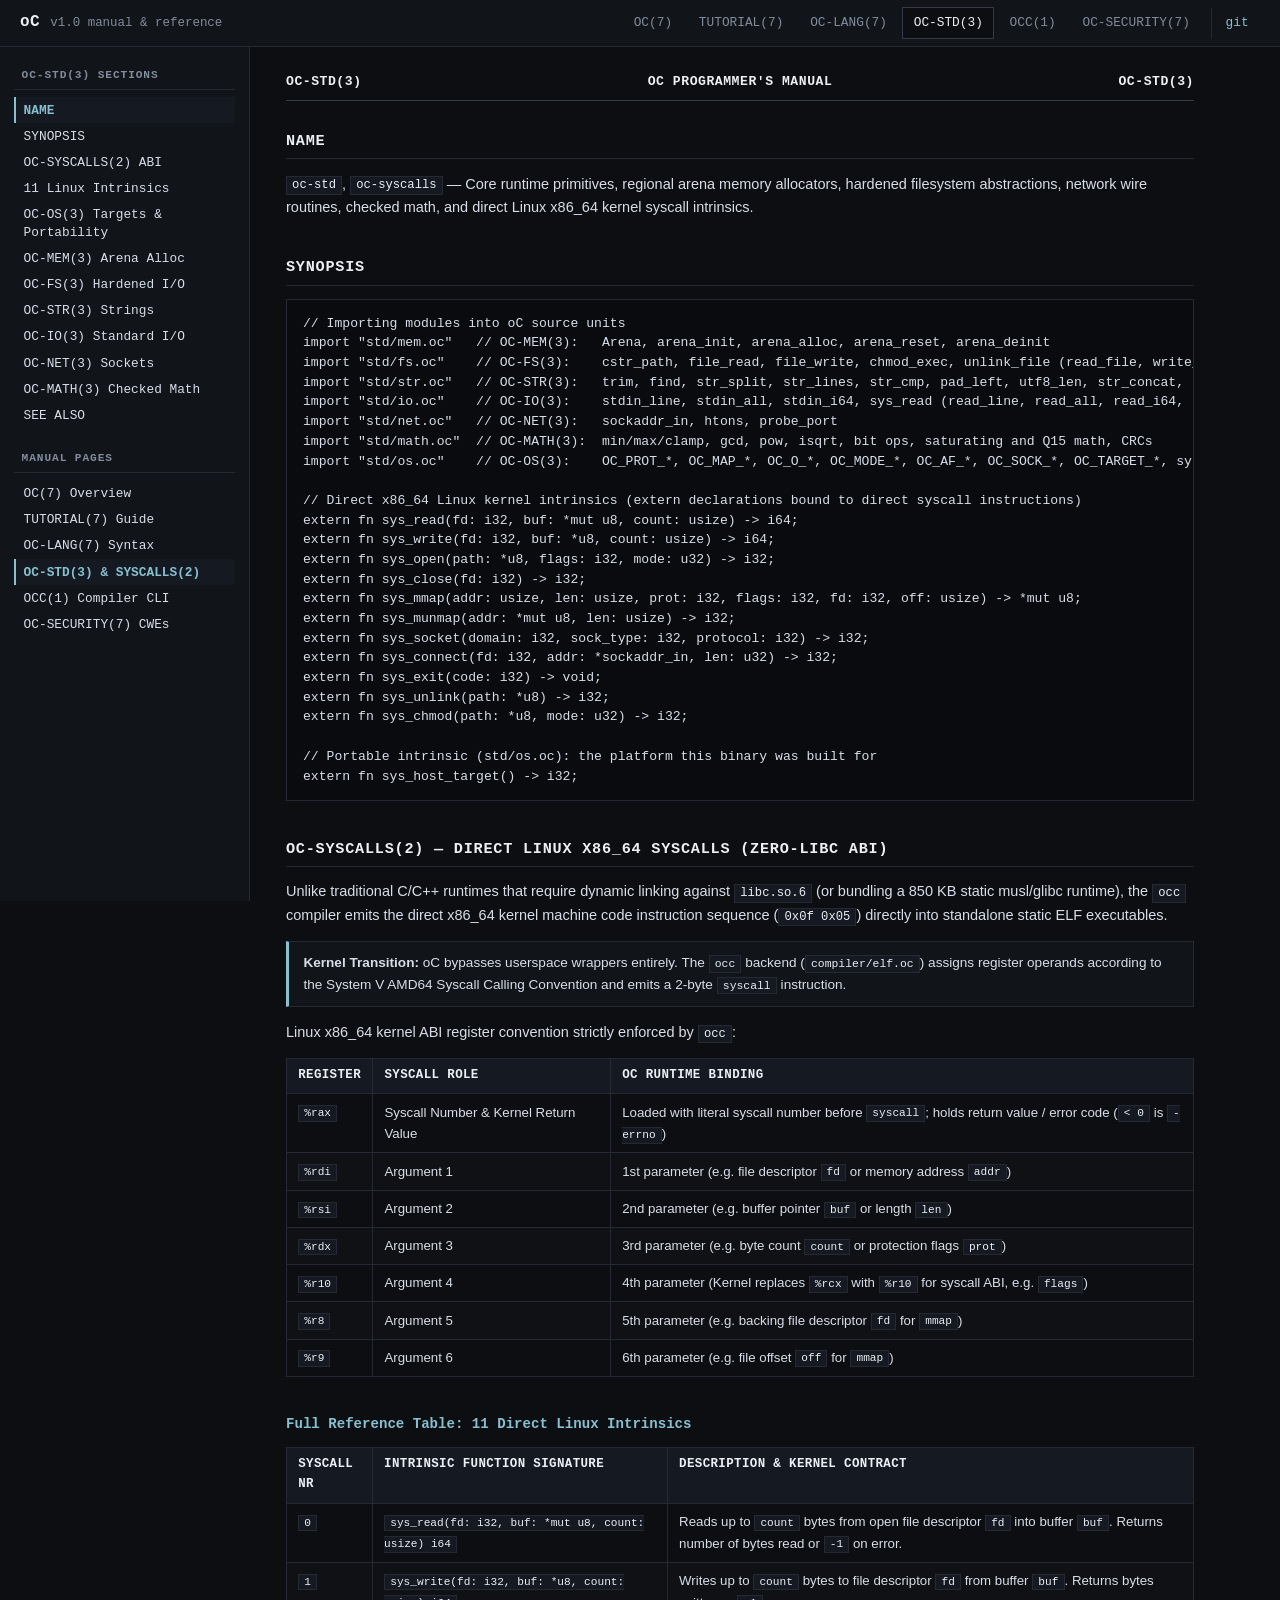
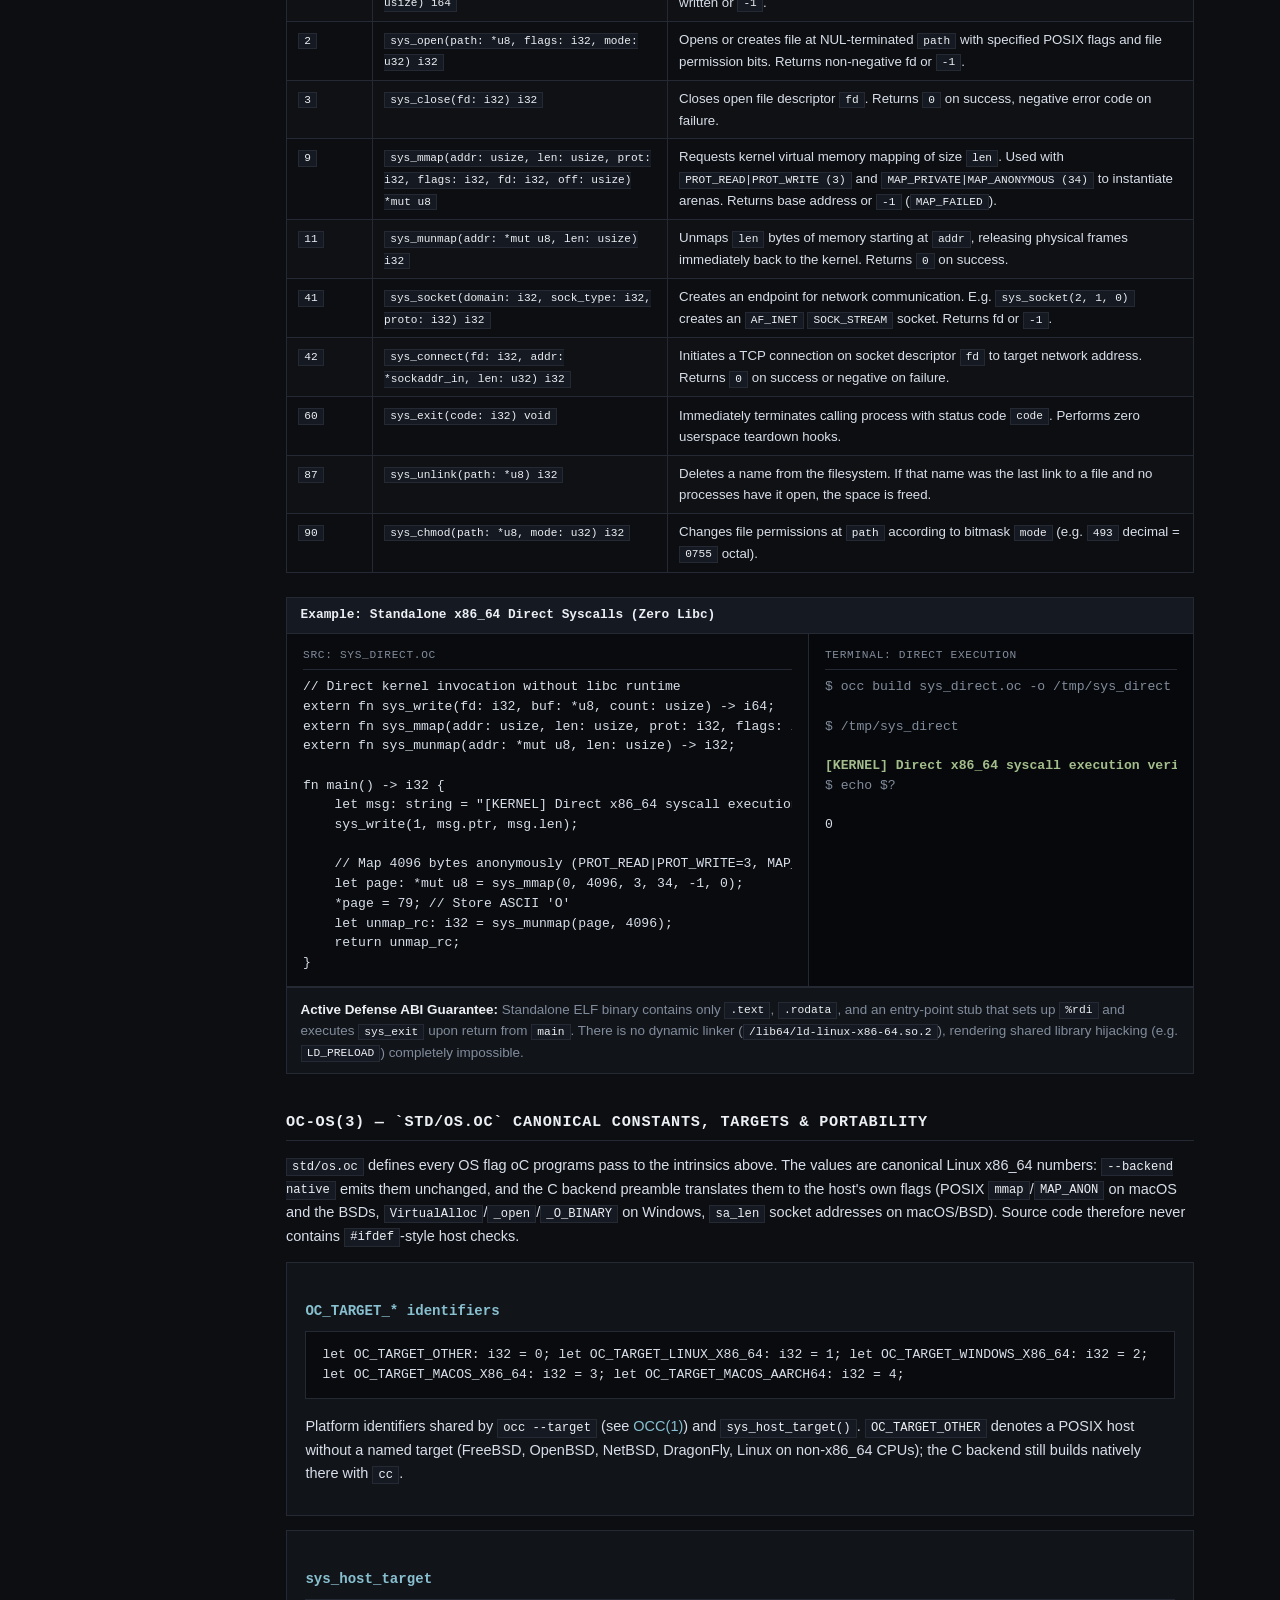
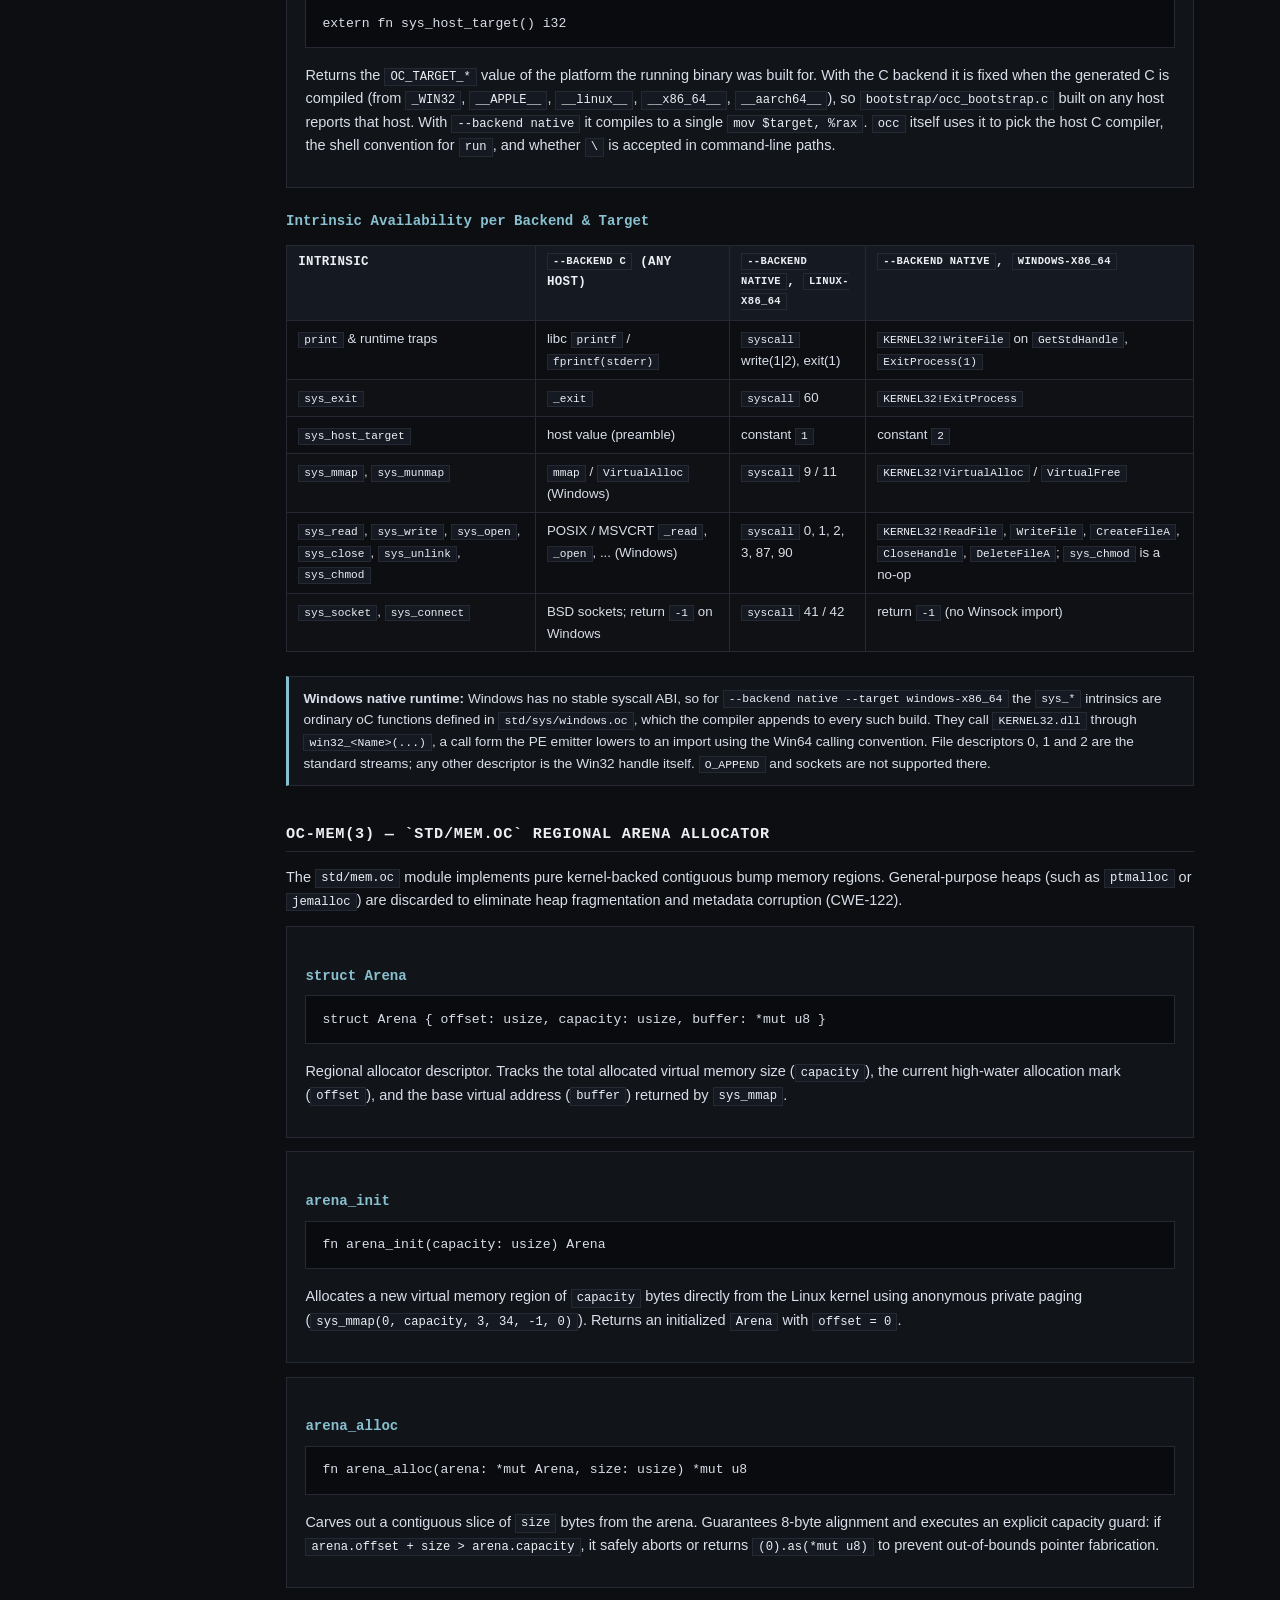
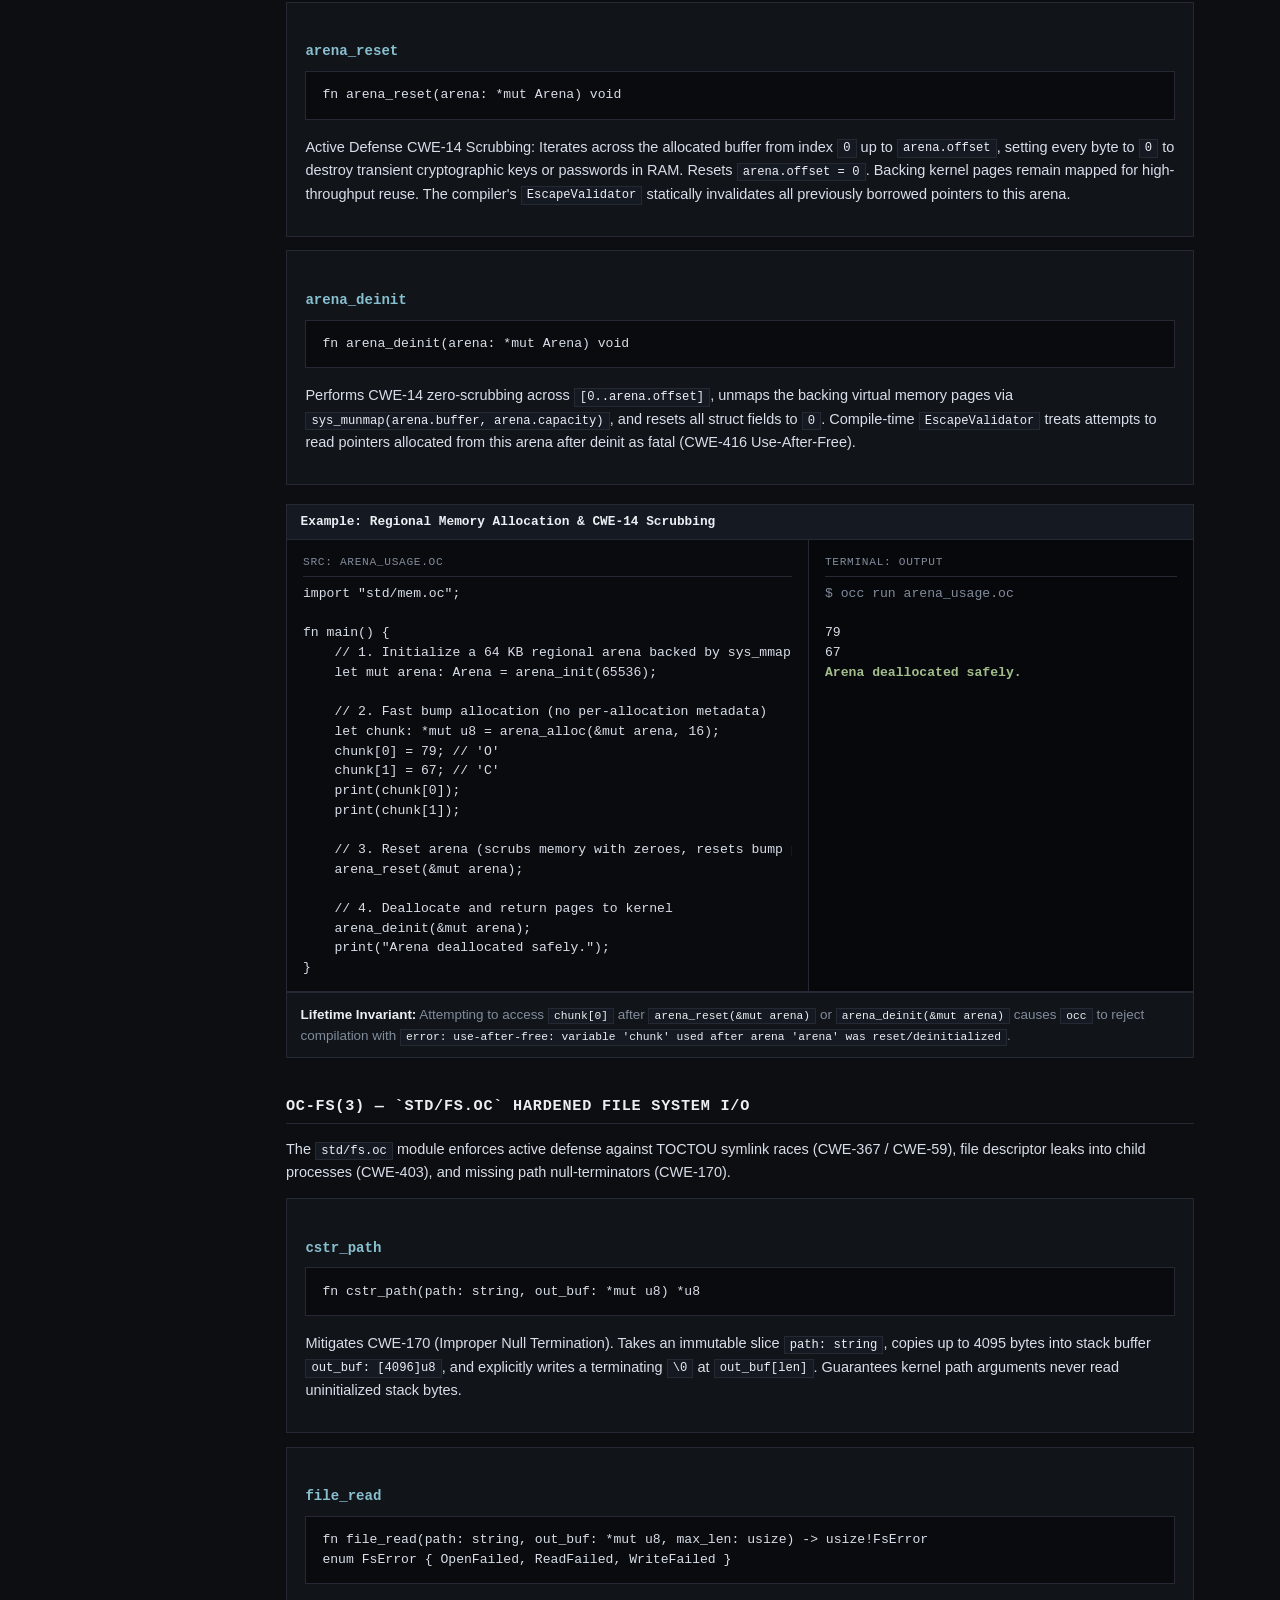
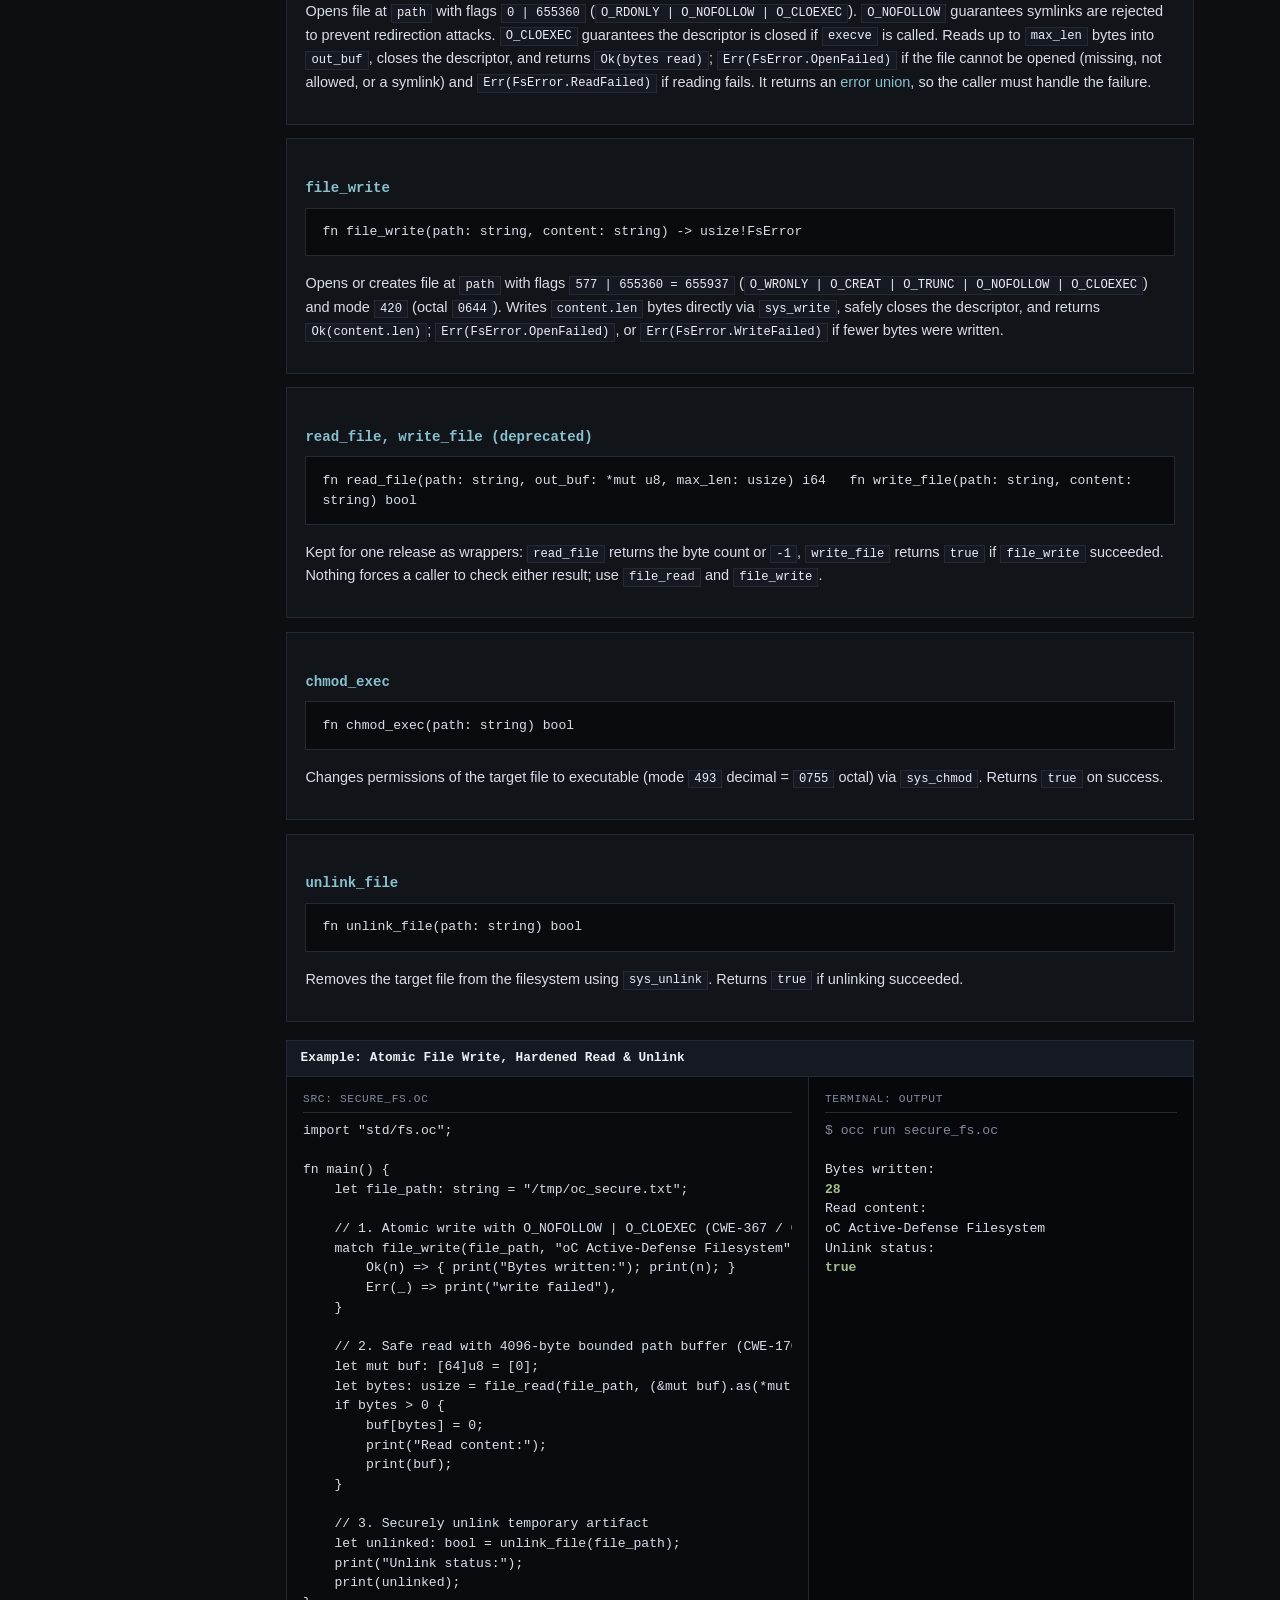
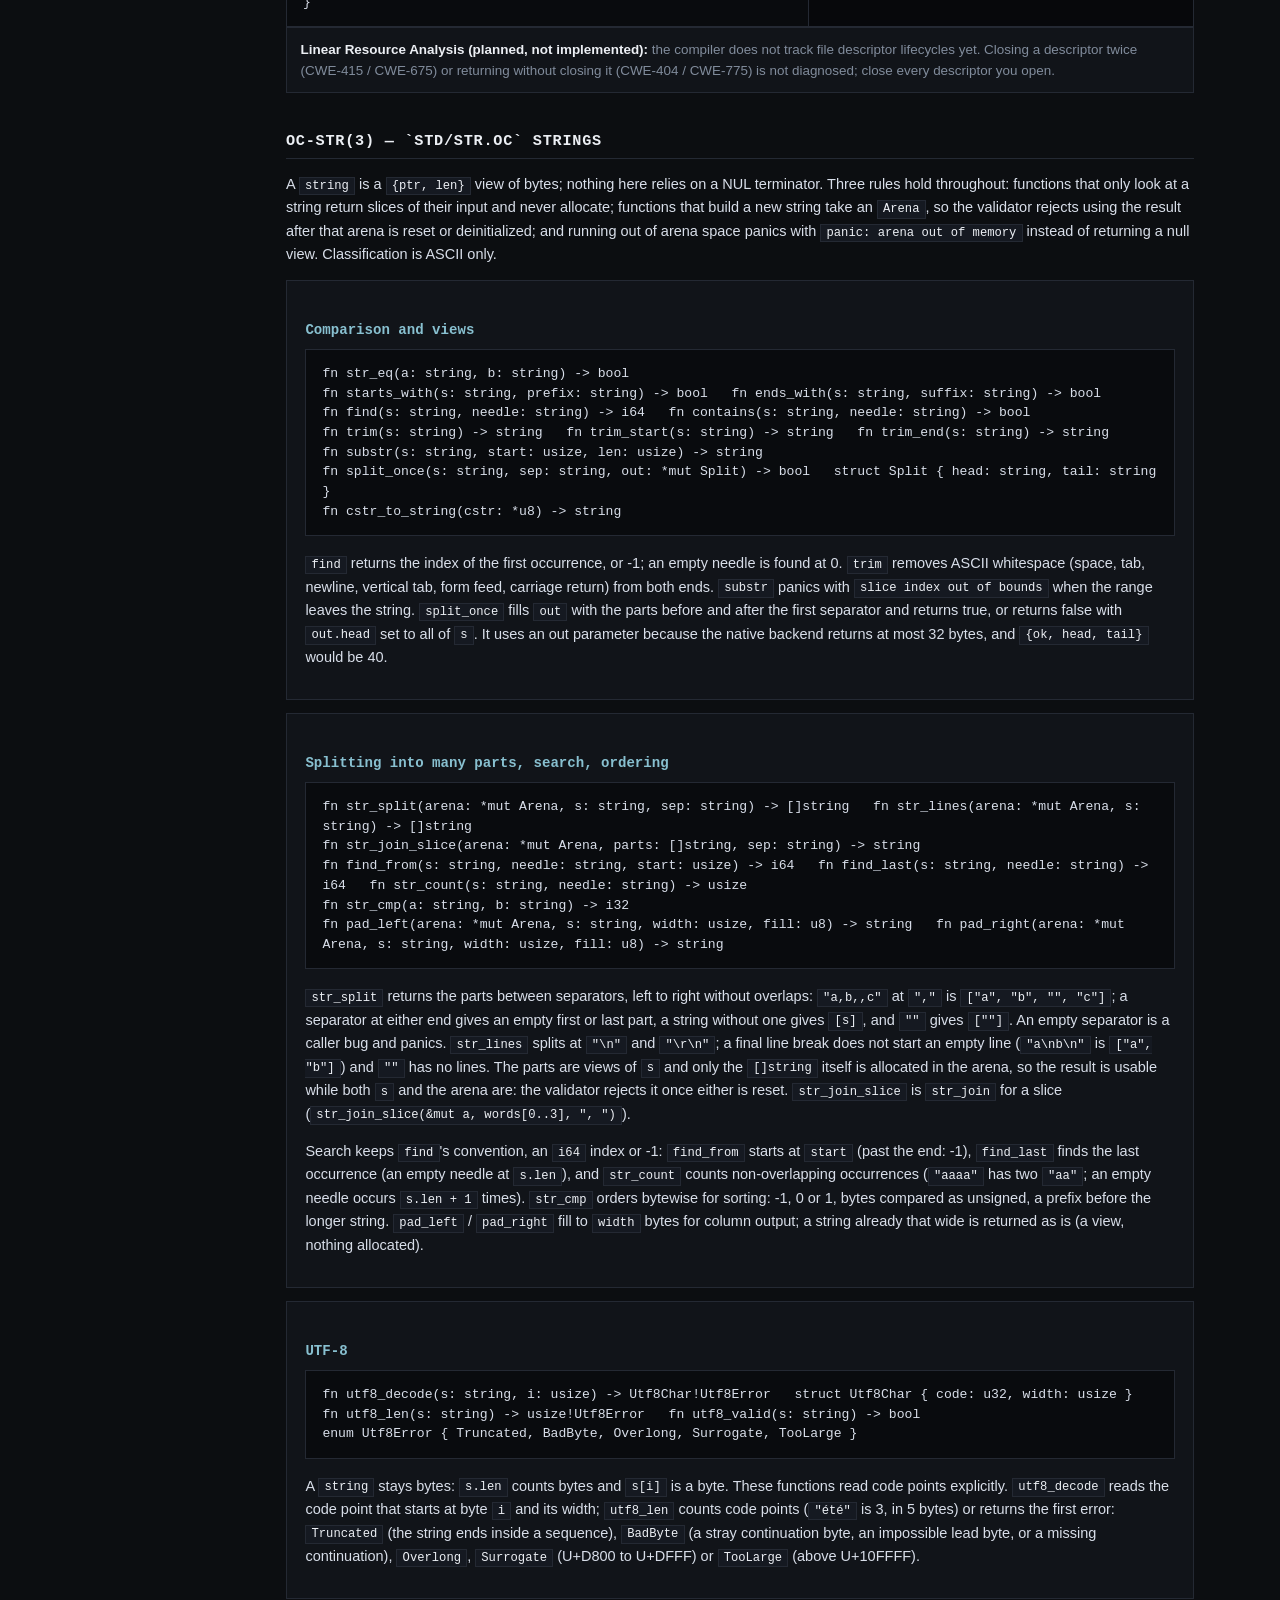
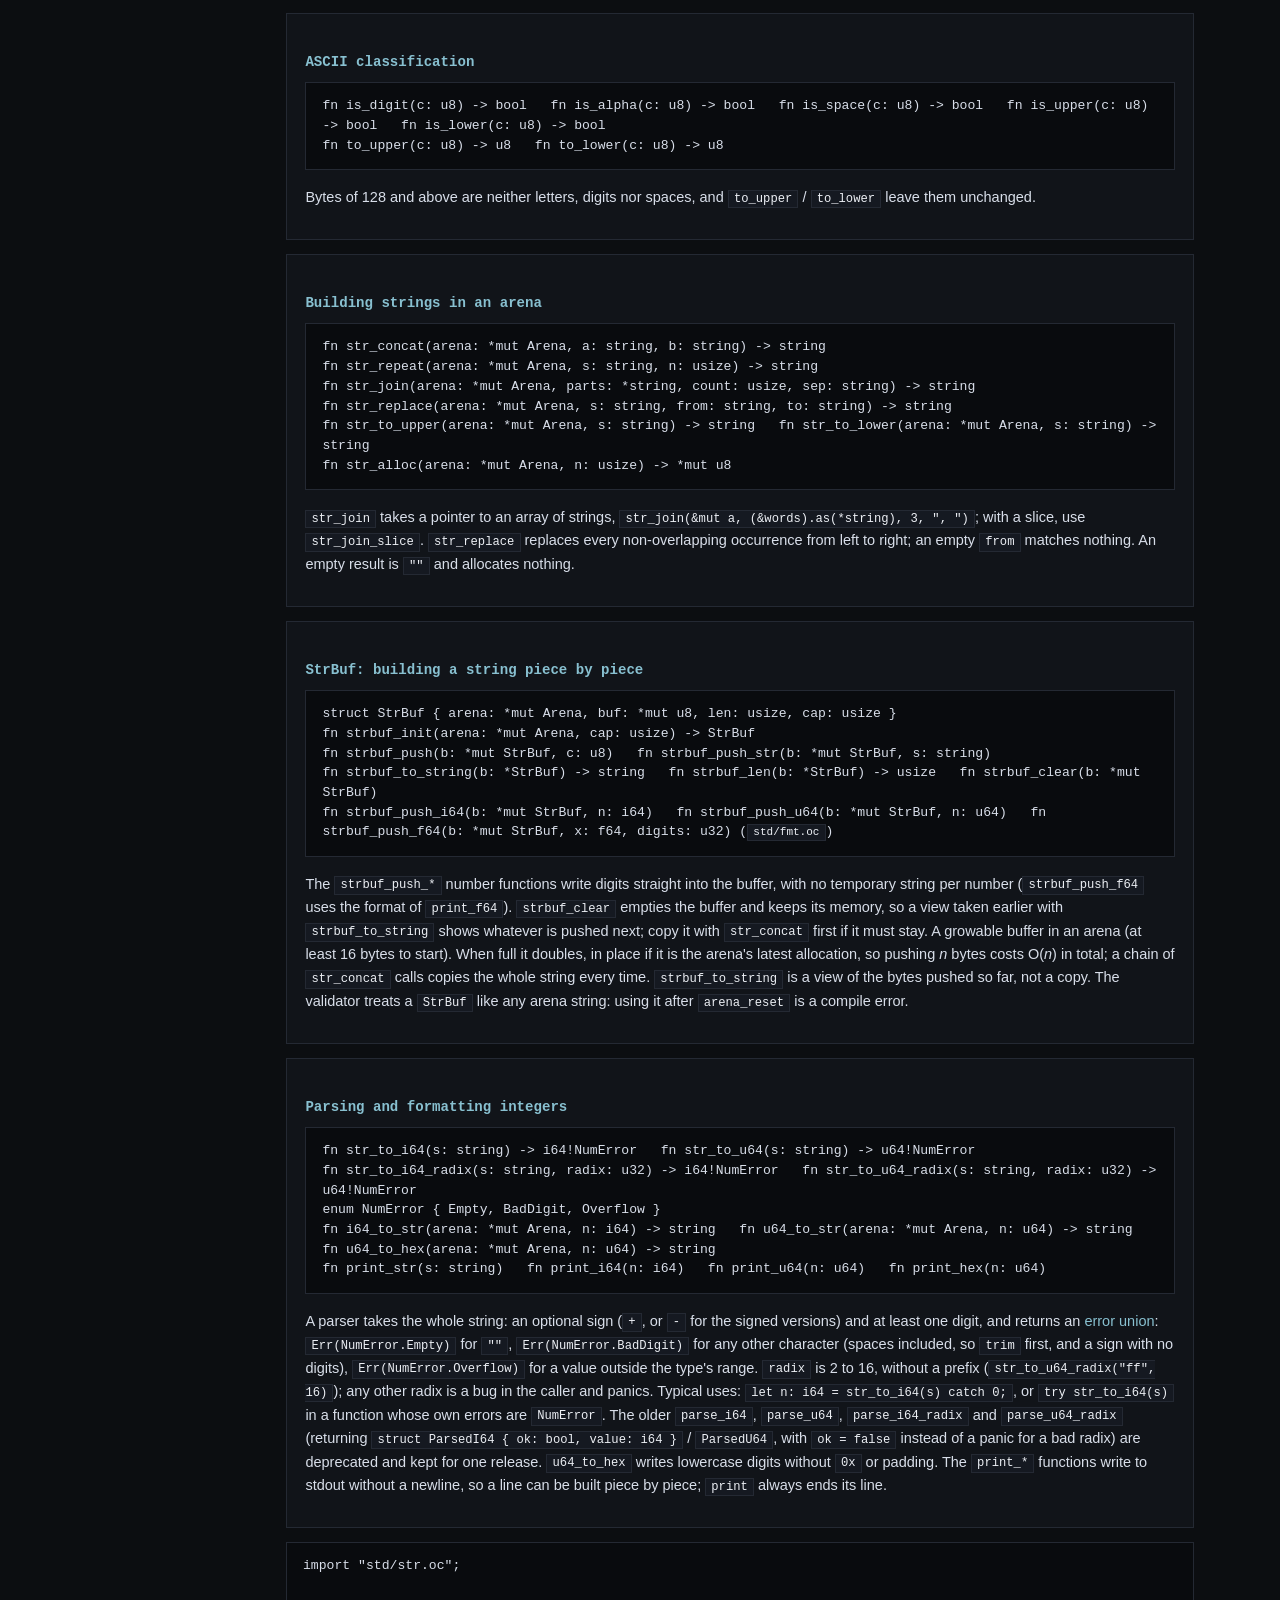
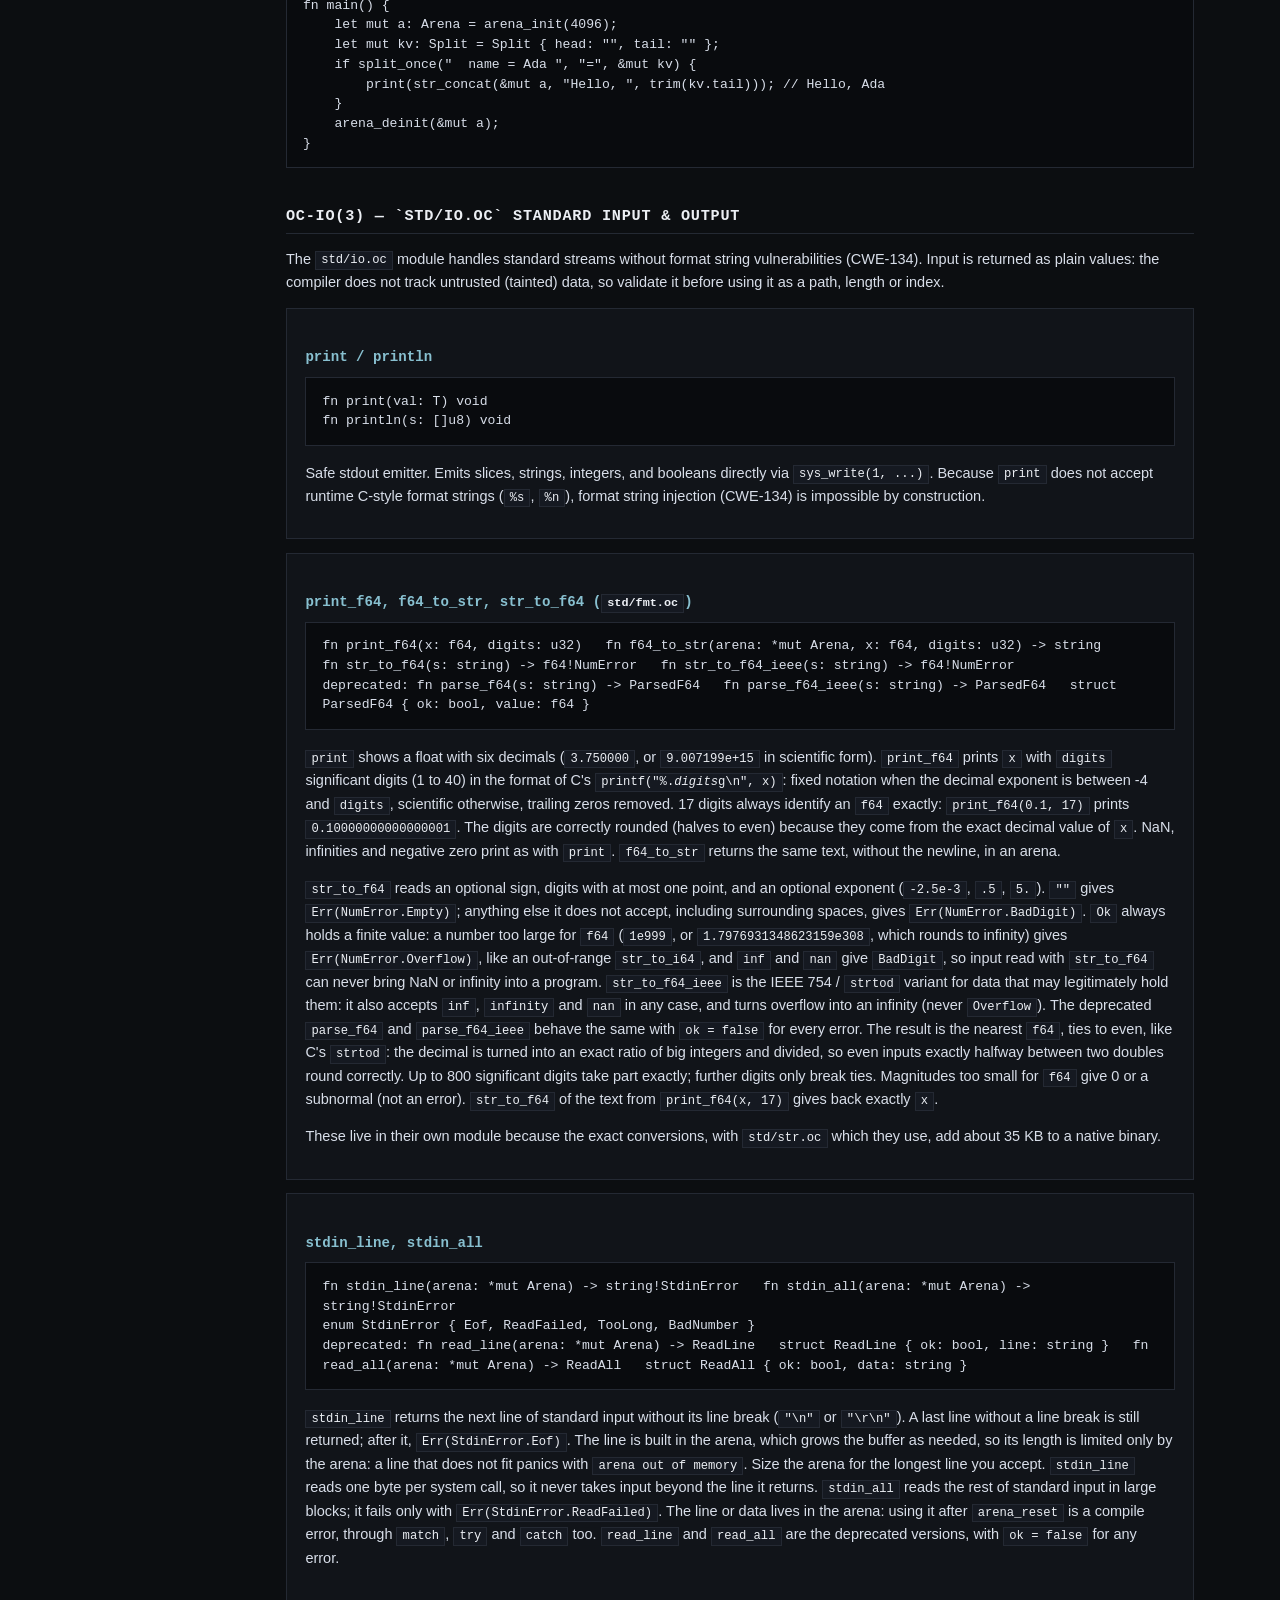
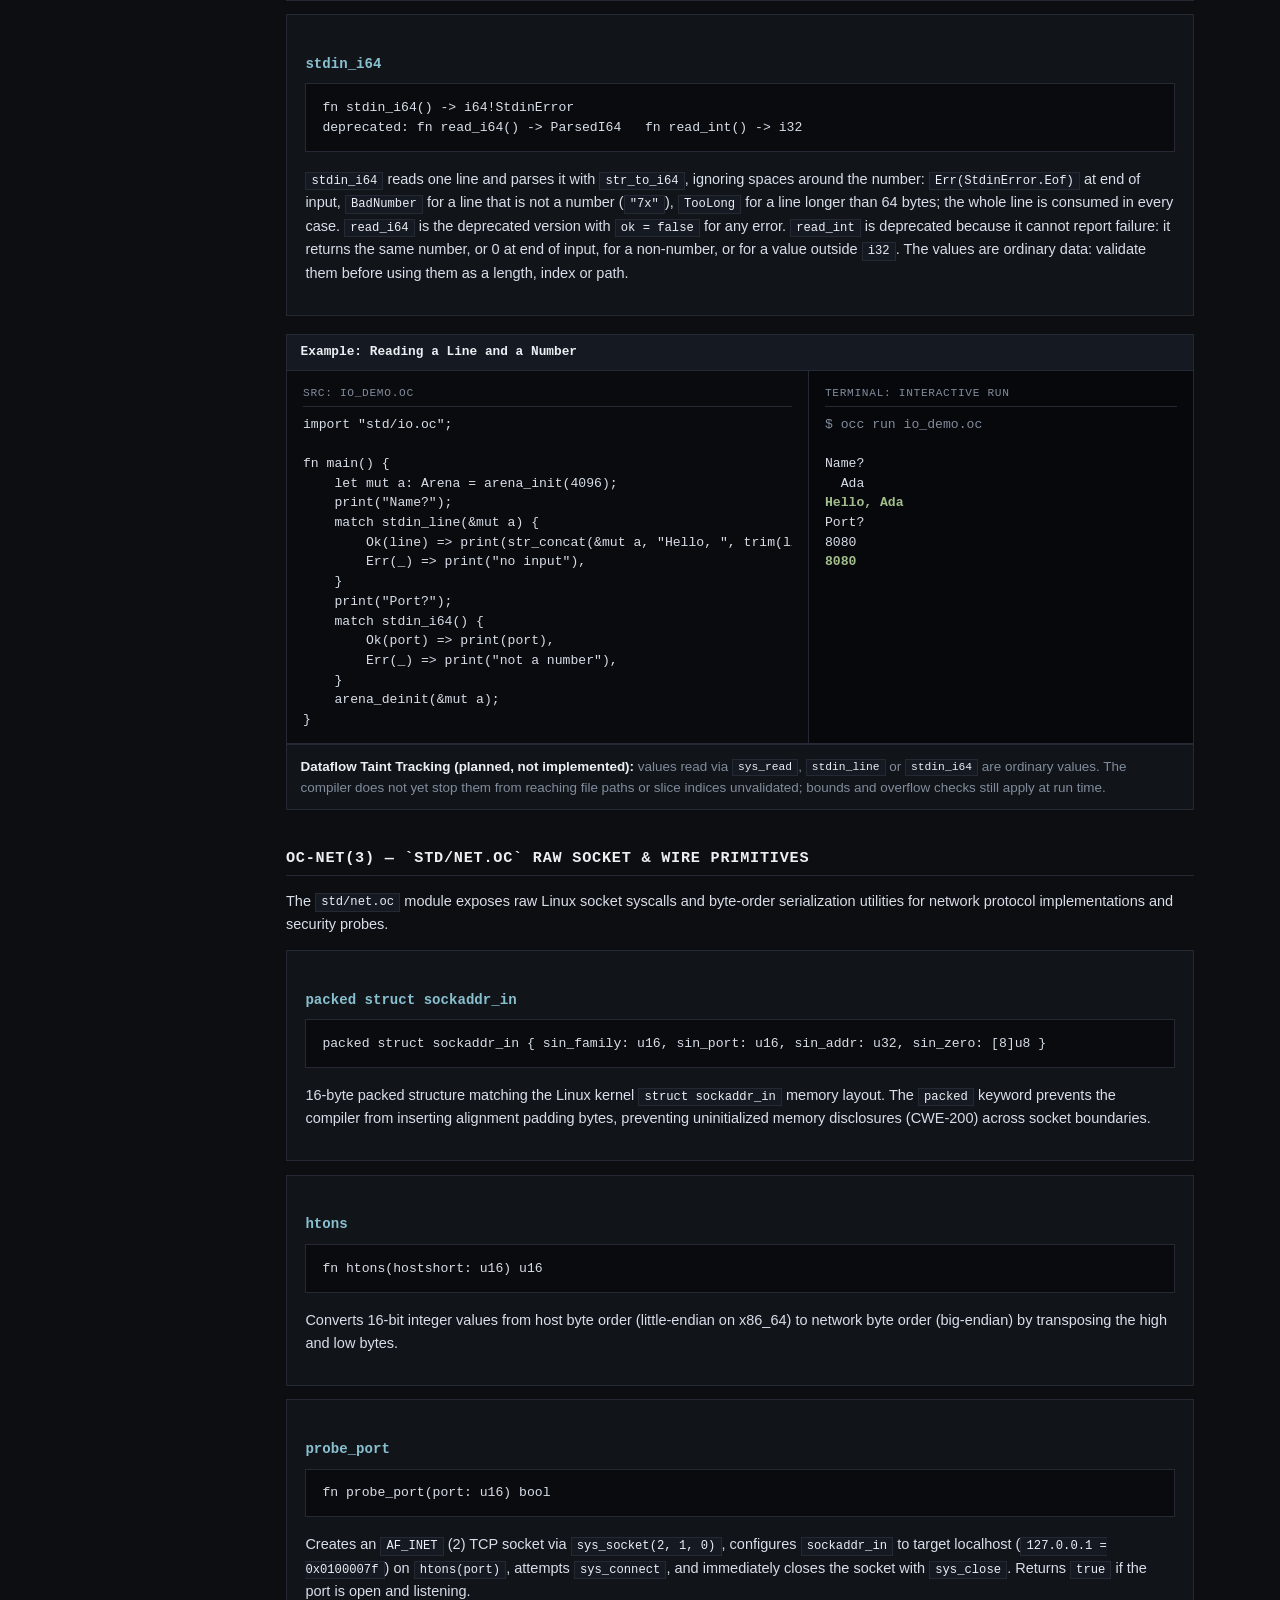
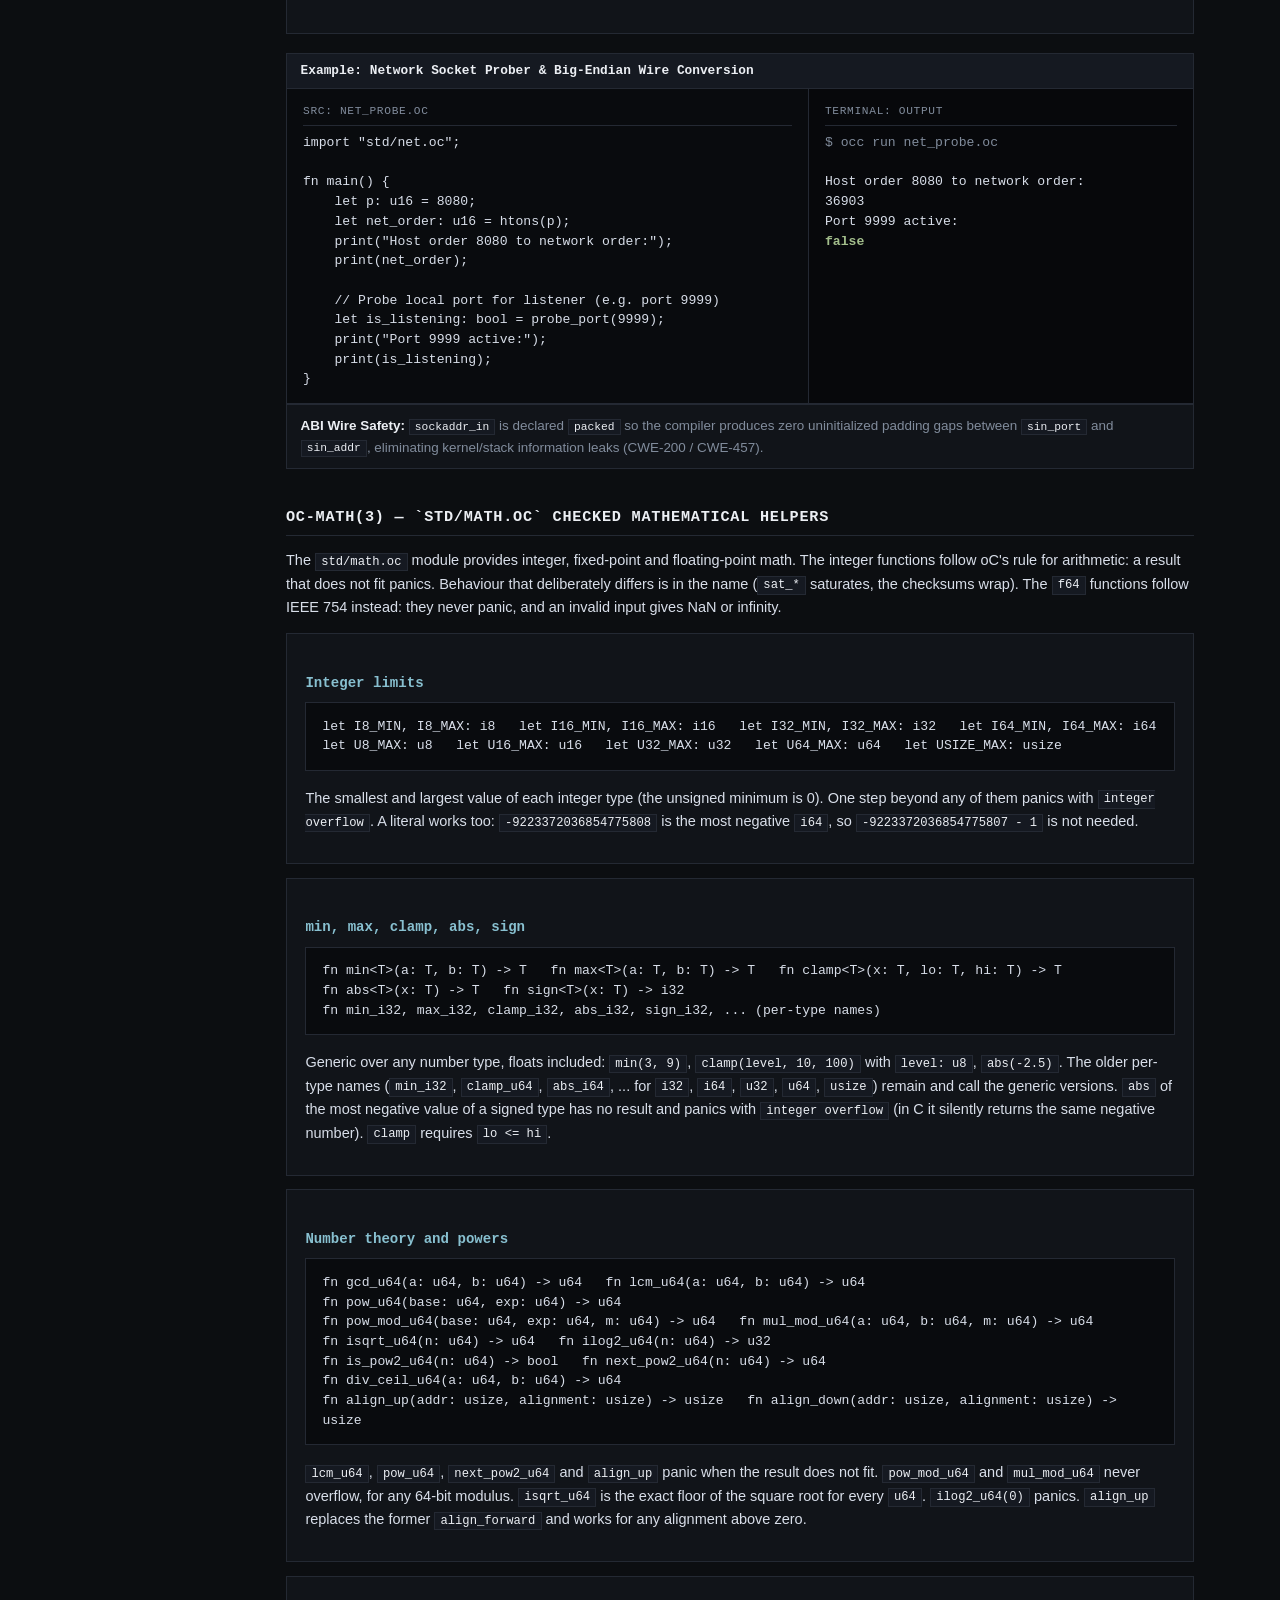
<file: docs/stdlib.html>
<!DOCTYPE html>
<html lang="en">
<head>
  <meta charset="UTF-8">
  <meta name="viewport" content="width=device-width, initial-scale=1.0">
  <title>OC-STD(3) &amp; OC-SYSCALLS(2) — oC Standard Library &amp; Syscall Manual</title>
  <link rel="stylesheet" href="style.css">
</head>
<body>

  <!-- Top Navigation Bar (Shared Site Contract) -->
    <header class="topbar">
    <div class="topbar-inner">
      <div class="brand">
        <a href="index.html">
          <span class="brand-title">oC</span>
          <span class="brand-sub">v1.0 manual &amp; reference</span>
        </a>
      </div>
      <nav>
        <a href="index.html">OC(7)</a>
        <a href="tutorial.html">TUTORIAL(7)</a>
        <a href="syntax.html">OC-LANG(7)</a>
        <a href="stdlib.html" class="active">OC-STD(3)</a>
        <a href="man-occ.html">OCC(1)</a>
        <a href="security.html">OC-SECURITY(7)</a>
        <a href="https://github.com/Quasiii29/oC" target="_blank" rel="noopener" class="repo-link">git</a>
      </nav>
    </div>
  </header>

  <!-- Two-Column Layout -->
  <div class="layout">
    
    <!-- Left Persistent Navigation Sidebar -->
        <aside class="sidebar">
      <div class="sidebar-group">
        <div class="sidebar-title">OC-STD(3) Sections</div>
        <a href="#name" class="sidebar-link active">NAME</a>
        <a href="#synopsis" class="sidebar-link">SYNOPSIS</a>
        <a href="#syscalls" class="sidebar-link">OC-SYSCALLS(2) ABI</a>
        <a href="#syscalls-table" class="sidebar-link">11 Linux Intrinsics</a>
        <a href="#std-os" class="sidebar-link">OC-OS(3) Targets &amp; Portability</a>
        <a href="#std-mem" class="sidebar-link">OC-MEM(3) Arena Alloc</a>
        <a href="#std-fs" class="sidebar-link">OC-FS(3) Hardened I/O</a>
        <a href="#std-str" class="sidebar-link">OC-STR(3) Strings</a>
        <a href="#std-io" class="sidebar-link">OC-IO(3) Standard I/O</a>
        <a href="#std-net" class="sidebar-link">OC-NET(3) Sockets</a>
        <a href="#std-math" class="sidebar-link">OC-MATH(3) Checked Math</a>
        <a href="#see-also" class="sidebar-link">SEE ALSO</a>
      </div>
      <div class="sidebar-group">
        <div class="sidebar-title">Manual Pages</div>
        <a href="index.html" class="sidebar-link">OC(7) Overview</a>
        <a href="tutorial.html" class="sidebar-link">TUTORIAL(7) Guide</a>
        <a href="syntax.html" class="sidebar-link">OC-LANG(7) Syntax</a>
        <a href="stdlib.html" class="sidebar-link active">OC-STD(3) & SYSCALLS(2)</a>
        <a href="man-occ.html" class="sidebar-link">OCC(1) Compiler CLI</a>
        <a href="security.html" class="sidebar-link">OC-SECURITY(7) CWEs</a>
      </div>
    </aside>

    <!-- Main Content Pane -->
    <main class="content">

      <div class="man-header">
        <span>OC-STD(3)</span>
        <span>oC Programmer's Manual</span>
        <span>OC-STD(3)</span>
      </div>

      <!-- SECTION: NAME -->
      <section id="name">
        <h2>NAME</h2>
        <p><code>oc-std</code>, <code>oc-syscalls</code> &mdash; Core runtime primitives, regional arena memory allocators, hardened filesystem abstractions, network wire routines, checked math, and direct Linux x86_64 kernel syscall intrinsics.</p>
      </section>

      <!-- SECTION: SYNOPSIS -->
      <section id="synopsis">
        <h2>SYNOPSIS</h2>
        <pre><code>// Importing modules into oC source units
import "std/mem.oc"   // OC-MEM(3):   Arena, arena_init, arena_alloc, arena_reset, arena_deinit
import "std/fs.oc"    // OC-FS(3):    cstr_path, file_read, file_write, chmod_exec, unlink_file (read_file, write_file: deprecated)
import "std/str.oc"   // OC-STR(3):   trim, find, str_split, str_lines, str_cmp, pad_left, utf8_len, str_concat, str_join, StrBuf, str_to_i64
import "std/io.oc"    // OC-IO(3):    stdin_line, stdin_all, stdin_i64, sys_read (read_line, read_all, read_i64, read_int: deprecated)
import "std/net.oc"   // OC-NET(3):   sockaddr_in, htons, probe_port
import "std/math.oc"  // OC-MATH(3):  min/max/clamp, gcd, pow, isqrt, bit ops, saturating and Q15 math, CRCs
import "std/os.oc"    // OC-OS(3):    OC_PROT_*, OC_MAP_*, OC_O_*, OC_MODE_*, OC_AF_*, OC_SOCK_*, OC_TARGET_*, sys_host_target

// Direct x86_64 Linux kernel intrinsics (extern declarations bound to direct syscall instructions)
extern fn sys_read(fd: i32, buf: *mut u8, count: usize) -&gt; i64;
extern fn sys_write(fd: i32, buf: *u8, count: usize) -&gt; i64;
extern fn sys_open(path: *u8, flags: i32, mode: u32) -&gt; i32;
extern fn sys_close(fd: i32) -&gt; i32;
extern fn sys_mmap(addr: usize, len: usize, prot: i32, flags: i32, fd: i32, off: usize) -&gt; *mut u8;
extern fn sys_munmap(addr: *mut u8, len: usize) -&gt; i32;
extern fn sys_socket(domain: i32, sock_type: i32, protocol: i32) -&gt; i32;
extern fn sys_connect(fd: i32, addr: *sockaddr_in, len: u32) -&gt; i32;
extern fn sys_exit(code: i32) -&gt; void;
extern fn sys_unlink(path: *u8) -&gt; i32;
extern fn sys_chmod(path: *u8, mode: u32) -&gt; i32;

// Portable intrinsic (std/os.oc): the platform this binary was built for
extern fn sys_host_target() -&gt; i32;</code></pre>
      </section>

      <!-- SECTION: SYSCALLS -->
      <section id="syscalls">
        <h2>OC-SYSCALLS(2) &mdash; Direct Linux x86_64 Syscalls (Zero-Libc ABI)</h2>
        <p>
          Unlike traditional C/C++ runtimes that require dynamic linking against <code>libc.so.6</code> (or bundling a 850 KB static musl/glibc runtime), the <code>occ</code> compiler emits the direct x86_64 kernel machine code instruction sequence (<code>0x0f 0x05</code>) directly into standalone static ELF executables.
        </p>
        <div class="note-box">
          <strong>Kernel Transition:</strong> oC bypasses userspace wrappers entirely. The <code>occ</code> backend (<code>compiler/elf.oc</code>) assigns register operands according to the System V AMD64 Syscall Calling Convention and emits a 2-byte <code>syscall</code> instruction.
        </div>
        <p>
          Linux x86_64 kernel ABI register convention strictly enforced by <code>occ</code>:
        </p>
        <table>
          <thead>
            <tr>
              <th>Register</th>
              <th>Syscall Role</th>
              <th>oC Runtime Binding</th>
            </tr>
          </thead>
          <tbody>
            <tr>
              <td><code>%rax</code></td>
              <td>Syscall Number &amp; Kernel Return Value</td>
              <td>Loaded with literal syscall number before <code>syscall</code>; holds return value / error code (<code>&lt; 0</code> is <code>-errno</code>)</td>
            </tr>
            <tr>
              <td><code>%rdi</code></td>
              <td>Argument 1</td>
              <td>1st parameter (e.g. file descriptor <code>fd</code> or memory address <code>addr</code>)</td>
            </tr>
            <tr>
              <td><code>%rsi</code></td>
              <td>Argument 2</td>
              <td>2nd parameter (e.g. buffer pointer <code>buf</code> or length <code>len</code>)</td>
            </tr>
            <tr>
              <td><code>%rdx</code></td>
              <td>Argument 3</td>
              <td>3rd parameter (e.g. byte count <code>count</code> or protection flags <code>prot</code>)</td>
            </tr>
            <tr>
              <td><code>%r10</code></td>
              <td>Argument 4</td>
              <td>4th parameter (Kernel replaces <code>%rcx</code> with <code>%r10</code> for syscall ABI, e.g. <code>flags</code>)</td>
            </tr>
            <tr>
              <td><code>%r8</code></td>
              <td>Argument 5</td>
              <td>5th parameter (e.g. backing file descriptor <code>fd</code> for <code>mmap</code>)</td>
            </tr>
            <tr>
              <td><code>%r9</code></td>
              <td>Argument 6</td>
              <td>6th parameter (e.g. file offset <code>off</code> for <code>mmap</code>)</td>
            </tr>
          </tbody>
        </table>
      </section>

      <!-- SECTION: SYSCALLS TABLE -->
      <section id="syscalls-table">
        <h3>Full Reference Table: 11 Direct Linux Intrinsics</h3>
        <table>
          <thead>
            <tr>
              <th>Syscall Nr</th>
              <th>Intrinsic Function Signature</th>
              <th>Description &amp; Kernel Contract</th>
            </tr>
          </thead>
          <tbody>
            <tr>
              <td><span class="sys-num">0</span></td>
              <td><code>sys_read(fd: i32, buf: *mut u8, count: usize) i64</code></td>
              <td>Reads up to <code>count</code> bytes from open file descriptor <code>fd</code> into buffer <code>buf</code>. Returns number of bytes read or <code>-1</code> on error.</td>
            </tr>
            <tr>
              <td><span class="sys-num">1</span></td>
              <td><code>sys_write(fd: i32, buf: *u8, count: usize) i64</code></td>
              <td>Writes up to <code>count</code> bytes to file descriptor <code>fd</code> from buffer <code>buf</code>. Returns bytes written or <code>-1</code>.</td>
            </tr>
            <tr>
              <td><span class="sys-num">2</span></td>
              <td><code>sys_open(path: *u8, flags: i32, mode: u32) i32</code></td>
              <td>Opens or creates file at NUL-terminated <code>path</code> with specified POSIX flags and file permission bits. Returns non-negative fd or <code>-1</code>.</td>
            </tr>
            <tr>
              <td><span class="sys-num">3</span></td>
              <td><code>sys_close(fd: i32) i32</code></td>
              <td>Closes open file descriptor <code>fd</code>. Returns <code>0</code> on success, negative error code on failure.</td>
            </tr>
            <tr>
              <td><span class="sys-num">9</span></td>
              <td><code>sys_mmap(addr: usize, len: usize, prot: i32, flags: i32, fd: i32, off: usize) *mut u8</code></td>
              <td>Requests kernel virtual memory mapping of size <code>len</code>. Used with <code>PROT_READ|PROT_WRITE (3)</code> and <code>MAP_PRIVATE|MAP_ANONYMOUS (34)</code> to instantiate arenas. Returns base address or <code>-1</code> (<code>MAP_FAILED</code>).</td>
            </tr>
            <tr>
              <td><span class="sys-num">11</span></td>
              <td><code>sys_munmap(addr: *mut u8, len: usize) i32</code></td>
              <td>Unmaps <code>len</code> bytes of memory starting at <code>addr</code>, releasing physical frames immediately back to the kernel. Returns <code>0</code> on success.</td>
            </tr>
            <tr>
              <td><span class="sys-num">41</span></td>
              <td><code>sys_socket(domain: i32, sock_type: i32, proto: i32) i32</code></td>
              <td>Creates an endpoint for network communication. E.g. <code>sys_socket(2, 1, 0)</code> creates an <code>AF_INET</code> <code>SOCK_STREAM</code> socket. Returns fd or <code>-1</code>.</td>
            </tr>
            <tr>
              <td><span class="sys-num">42</span></td>
              <td><code>sys_connect(fd: i32, addr: *sockaddr_in, len: u32) i32</code></td>
              <td>Initiates a TCP connection on socket descriptor <code>fd</code> to target network address. Returns <code>0</code> on success or negative on failure.</td>
            </tr>
            <tr>
              <td><span class="sys-num">60</span></td>
              <td><code>sys_exit(code: i32) void</code></td>
              <td>Immediately terminates calling process with status code <code>code</code>. Performs zero userspace teardown hooks.</td>
            </tr>
            <tr>
              <td><span class="sys-num">87</span></td>
              <td><code>sys_unlink(path: *u8) i32</code></td>
              <td>Deletes a name from the filesystem. If that name was the last link to a file and no processes have it open, the space is freed.</td>
            </tr>
            <tr>
              <td><span class="sys-num">90</span></td>
              <td><code>sys_chmod(path: *u8, mode: u32) i32</code></td>
              <td>Changes file permissions at <code>path</code> according to bitmask <code>mode</code> (e.g. <code>493</code> decimal = <code>0755</code> octal).</td>
            </tr>
          </tbody>
        </table>

        <!-- Example Card 1: Syscalls -->
        <div class="example-card">
          <div class="example-header">
            <span class="example-title">Example: Standalone x86_64 Direct Syscalls (Zero Libc)</span>
            
          </div>
          <div class="example-grid">
            <div class="code-pane">
              <div class="pane-label">
                <span>SRC: sys_direct.oc</span>
                
              </div>
              <pre><code>// Direct kernel invocation without libc runtime
extern fn sys_write(fd: i32, buf: *u8, count: usize) -&gt; i64;
extern fn sys_mmap(addr: usize, len: usize, prot: i32, flags: i32, fd: i32, off: usize) -&gt; *mut u8;
extern fn sys_munmap(addr: *mut u8, len: usize) -&gt; i32;

fn main() -> i32 {
    let msg: string = "[KERNEL] Direct x86_64 syscall execution verified!\n";
    sys_write(1, msg.ptr, msg.len);

    // Map 4096 bytes anonymously (PROT_READ|PROT_WRITE=3, MAP_PRIVATE|MAP_ANONYMOUS=34)
    let page: *mut u8 = sys_mmap(0, 4096, 3, 34, -1, 0);
    *page = 79; // Store ASCII 'O'
    let unmap_rc: i32 = sys_munmap(page, 4096);
    return unmap_rc;
}</code></pre>
            </div>
            <div class="output-pane">
              <div class="pane-label">
                <span>TERMINAL: Direct Execution</span>
                
              </div>
              <pre><code><span class="term-cmd">$ occ build sys_direct.oc -o /tmp/sys_direct --backend native</span>
<span class="term-cmd">$ /tmp/sys_direct</span>
<span class="term-pass">[KERNEL] Direct x86_64 syscall execution verified!</span>
<span class="term-cmd">$ echo $?</span>
<span class="term-out">0</span></code></pre>
            </div>
          </div>
          <div class="explanation-box">
            <strong>Active Defense ABI Guarantee:</strong> Standalone ELF binary contains only <code>.text</code>, <code>.rodata</code>, and an entry-point stub that sets up <code>%rdi</code> and executes <code>sys_exit</code> upon return from <code>main</code>. There is no dynamic linker (<code>/lib64/ld-linux-x86-64.so.2</code>), rendering shared library hijacking (e.g. <code>LD_PRELOAD</code>) completely impossible.
          </div>
        </div>
      </section>

      <!-- SECTION: STD/OS -->
      <section id="std-os">
        <h2>OC-OS(3) &mdash; `std/os.oc` Canonical Constants, Targets &amp; Portability</h2>
        <p>
          <code>std/os.oc</code> defines every OS flag oC programs pass to the intrinsics above. The values are canonical Linux x86_64 numbers: <code>--backend native</code> emits them unchanged, and the C backend preamble translates them to the host's own flags (POSIX <code>mmap</code>/<code>MAP_ANON</code> on macOS and the BSDs, <code>VirtualAlloc</code>/<code>_open</code>/<code>_O_BINARY</code> on Windows, <code>sa_len</code> socket addresses on macOS/BSD). Source code therefore never contains <code>#ifdef</code>-style host checks.
        </p>

        <div class="fn-box">
          <h3>OC_TARGET_* identifiers</h3>
          <div class="fn-sig">let OC_TARGET_OTHER: i32 = 0;  let OC_TARGET_LINUX_X86_64: i32 = 1;  let OC_TARGET_WINDOWS_X86_64: i32 = 2;  let OC_TARGET_MACOS_X86_64: i32 = 3;  let OC_TARGET_MACOS_AARCH64: i32 = 4;</div>
          <p>
            Platform identifiers shared by <code>occ --target</code> (see <a href="man-occ.html#targets">OCC(1)</a>) and <code>sys_host_target()</code>. <code>OC_TARGET_OTHER</code> denotes a POSIX host without a named target (FreeBSD, OpenBSD, NetBSD, DragonFly, Linux on non-x86_64 CPUs); the C backend still builds natively there with <code>cc</code>.
          </p>
        </div>

        <div class="fn-box">
          <h3>sys_host_target</h3>
          <div class="fn-sig">extern fn sys_host_target() i32</div>
          <p>
            Returns the <code>OC_TARGET_*</code> value of the platform the running binary was built for. With the C backend it is fixed when the generated C is compiled (from <code>_WIN32</code>, <code>__APPLE__</code>, <code>__linux__</code>, <code>__x86_64__</code>, <code>__aarch64__</code>), so <code>bootstrap/occ_bootstrap.c</code> built on any host reports that host. With <code>--backend native</code> it compiles to a single <code>mov $target, %rax</code>. <code>occ</code> itself uses it to pick the host C compiler, the shell convention for <code>run</code>, and whether <code>\</code> is accepted in command-line paths.
          </p>
        </div>

        <h3>Intrinsic Availability per Backend &amp; Target</h3>
        <table>
          <thead>
            <tr>
              <th>Intrinsic</th>
              <th><code>--backend c</code> (any host)</th>
              <th><code>--backend native</code>, <code>linux-x86_64</code></th>
              <th><code>--backend native</code>, <code>windows-x86_64</code></th>
            </tr>
          </thead>
          <tbody>
            <tr>
              <td><code>print</code> &amp; runtime traps</td>
              <td>libc <code>printf</code> / <code>fprintf(stderr)</code></td>
              <td><code>syscall</code> write(1|2), exit(1)</td>
              <td><code>KERNEL32!WriteFile</code> on <code>GetStdHandle</code>, <code>ExitProcess(1)</code></td>
            </tr>
            <tr>
              <td><code>sys_exit</code></td>
              <td><code>_exit</code></td>
              <td><code>syscall</code> 60</td>
              <td><code>KERNEL32!ExitProcess</code></td>
            </tr>
            <tr>
              <td><code>sys_host_target</code></td>
              <td>host value (preamble)</td>
              <td>constant <code>1</code></td>
              <td>constant <code>2</code></td>
            </tr>
            <tr>
              <td><code>sys_mmap</code>, <code>sys_munmap</code></td>
              <td><code>mmap</code> / <code>VirtualAlloc</code> (Windows)</td>
              <td><code>syscall</code> 9 / 11</td>
              <td><code>KERNEL32!VirtualAlloc</code> / <code>VirtualFree</code></td>
            </tr>
            <tr>
              <td><code>sys_read</code>, <code>sys_write</code>, <code>sys_open</code>, <code>sys_close</code>, <code>sys_unlink</code>, <code>sys_chmod</code></td>
              <td>POSIX / MSVCRT <code>_read</code>, <code>_open</code>, ... (Windows)</td>
              <td><code>syscall</code> 0, 1, 2, 3, 87, 90</td>
              <td><code>KERNEL32!ReadFile</code>, <code>WriteFile</code>, <code>CreateFileA</code>, <code>CloseHandle</code>, <code>DeleteFileA</code>; <code>sys_chmod</code> is a no-op</td>
            </tr>
            <tr>
              <td><code>sys_socket</code>, <code>sys_connect</code></td>
              <td>BSD sockets; return <code>-1</code> on Windows</td>
              <td><code>syscall</code> 41 / 42</td>
              <td>return <code>-1</code> (no Winsock import)</td>
            </tr>
          </tbody>
        </table>
        <div class="note-box">
          <strong>Windows native runtime:</strong> Windows has no stable syscall ABI, so for <code>--backend native --target windows-x86_64</code> the <code>sys_*</code> intrinsics are ordinary oC functions defined in <code>std/sys/windows.oc</code>, which the compiler appends to every such build. They call <code>KERNEL32.dll</code> through <code>win32_&lt;Name&gt;(...)</code>, a call form the PE emitter lowers to an import using the Win64 calling convention. File descriptors 0, 1 and 2 are the standard streams; any other descriptor is the Win32 handle itself. <code>O_APPEND</code> and sockets are not supported there.
        </div>
      </section>

      <!-- SECTION: STD/MEM -->
      <section id="std-mem">
        <h2>OC-MEM(3) &mdash; `std/mem.oc` Regional Arena Allocator</h2>
        <p>
          The <code>std/mem.oc</code> module implements pure kernel-backed contiguous bump memory regions. General-purpose heaps (such as <code>ptmalloc</code> or <code>jemalloc</code>) are discarded to eliminate heap fragmentation and metadata corruption (CWE-122).
        </p>

        <div class="fn-box">
          <h3>struct Arena</h3>
          <div class="fn-sig">struct Arena { offset: usize, capacity: usize, buffer: *mut u8 }</div>
          <p>
            Regional allocator descriptor. Tracks the total allocated virtual memory size (<code>capacity</code>), the current high-water allocation mark (<code>offset</code>), and the base virtual address (<code>buffer</code>) returned by <code>sys_mmap</code>.
          </p>
        </div>

        <div class="fn-box">
          <h3>arena_init</h3>
          <div class="fn-sig">fn arena_init(capacity: usize) Arena</div>
          <p>
            Allocates a new virtual memory region of <code>capacity</code> bytes directly from the Linux kernel using anonymous private paging (<code>sys_mmap(0, capacity, 3, 34, -1, 0)</code>). Returns an initialized <code>Arena</code> with <code>offset = 0</code>.
          </p>
        </div>

        <div class="fn-box">
          <h3>arena_alloc</h3>
          <div class="fn-sig">fn arena_alloc(arena: *mut Arena, size: usize) *mut u8</div>
          <p>
            Carves out a contiguous slice of <code>size</code> bytes from the arena. Guarantees 8-byte alignment and executes an explicit capacity guard: if <code>arena.offset + size &gt; arena.capacity</code>, it safely aborts or returns <code>(0).as(*mut u8)</code> to prevent out-of-bounds pointer fabrication.
          </p>
        </div>

        <div class="fn-box">
          <h3>arena_reset</h3>
          <div class="fn-sig">fn arena_reset(arena: *mut Arena) void</div>
          <p>
            Active Defense CWE-14 Scrubbing: Iterates across the allocated buffer from index <code>0</code> up to <code>arena.offset</code>, setting every byte to <code>0</code> to destroy transient cryptographic keys or passwords in RAM. Resets <code>arena.offset = 0</code>. Backing kernel pages remain mapped for high-throughput reuse. The compiler's <code>EscapeValidator</code> statically invalidates all previously borrowed pointers to this arena.
          </p>
        </div>

        <div class="fn-box">
          <h3>arena_deinit</h3>
          <div class="fn-sig">fn arena_deinit(arena: *mut Arena) void</div>
          <p>
            Performs CWE-14 zero-scrubbing across <code>[0..arena.offset]</code>, unmaps the backing virtual memory pages via <code>sys_munmap(arena.buffer, arena.capacity)</code>, and resets all struct fields to <code>0</code>. Compile-time <code>EscapeValidator</code> treats attempts to read pointers allocated from this arena after deinit as fatal (CWE-416 Use-After-Free).
          </p>
        </div>

        <!-- Example Card 2: Arena -->
        <div class="example-card">
          <div class="example-header">
            <span class="example-title">Example: Regional Memory Allocation &amp; CWE-14 Scrubbing</span>
            
          </div>
          <div class="example-grid">
            <div class="code-pane">
              <div class="pane-label">
                <span>SRC: arena_usage.oc</span>
                
              </div>
              <pre><code>import "std/mem.oc";

fn main() {
    // 1. Initialize a 64 KB regional arena backed by sys_mmap
    let mut arena: Arena = arena_init(65536);

    // 2. Fast bump allocation (no per-allocation metadata)
    let chunk: *mut u8 = arena_alloc(&amp;mut arena, 16);
    chunk[0] = 79; // 'O'
    chunk[1] = 67; // 'C'
    print(chunk[0]);
    print(chunk[1]);

    // 3. Reset arena (scrubs memory with zeroes, resets bump pointer)
    arena_reset(&amp;mut arena);

    // 4. Deallocate and return pages to kernel
    arena_deinit(&amp;mut arena);
    print("Arena deallocated safely.");
}</code></pre>
            </div>
            <div class="output-pane">
              <div class="pane-label">
                <span>TERMINAL: Output</span>
                
              </div>
              <pre><code><span class="term-cmd">$ occ run arena_usage.oc</span>
<span class="term-out">79</span>
<span class="term-out">67</span>
<span class="term-pass">Arena deallocated safely.</span></code></pre>
            </div>
          </div>
          <div class="explanation-box">
            <strong>Lifetime Invariant:</strong> Attempting to access <code>chunk[0]</code> after <code>arena_reset(&amp;mut arena)</code> or <code>arena_deinit(&amp;mut arena)</code> causes <code>occ</code> to reject compilation with <code>error: use-after-free: variable 'chunk' used after arena 'arena' was reset/deinitialized</code>.
          </div>
        </div>
      </section>

      <!-- SECTION: STD/FS -->
      <section id="std-fs">
        <h2>OC-FS(3) &mdash; `std/fs.oc` Hardened File System I/O</h2>
        <p>
          The <code>std/fs.oc</code> module enforces active defense against TOCTOU symlink races (CWE-367 / CWE-59), file descriptor leaks into child processes (CWE-403), and missing path null-terminators (CWE-170).
        </p>

        <div class="fn-box">
          <h3>cstr_path</h3>
          <div class="fn-sig">fn cstr_path(path: string, out_buf: *mut u8) *u8</div>
          <p>
            Mitigates CWE-170 (Improper Null Termination). Takes an immutable slice <code>path: string</code>, copies up to 4095 bytes into stack buffer <code>out_buf: [4096]u8</code>, and explicitly writes a terminating <code>\0</code> at <code>out_buf[len]</code>. Guarantees kernel path arguments never read uninitialized stack bytes.
          </p>
        </div>

        <div class="fn-box">
          <h3>file_read</h3>
          <div class="fn-sig">fn file_read(path: string, out_buf: *mut u8, max_len: usize) -&gt; usize!FsError<br>enum FsError { OpenFailed, ReadFailed, WriteFailed }</div>
          <p>
            Opens file at <code>path</code> with flags <code>0 | 655360</code> (<code>O_RDONLY | O_NOFOLLOW | O_CLOEXEC</code>). <code>O_NOFOLLOW</code> guarantees symlinks are rejected to prevent redirection attacks. <code>O_CLOEXEC</code> guarantees the descriptor is closed if <code>execve</code> is called. Reads up to <code>max_len</code> bytes into <code>out_buf</code>, closes the descriptor, and returns <code>Ok(bytes read)</code>; <code>Err(FsError.OpenFailed)</code> if the file cannot be opened (missing, not allowed, or a symlink) and <code>Err(FsError.ReadFailed)</code> if reading fails. It returns an <a href="syntax.html#errors">error union</a>, so the caller must handle the failure.
          </p>
        </div>

        <div class="fn-box">
          <h3>file_write</h3>
          <div class="fn-sig">fn file_write(path: string, content: string) -&gt; usize!FsError</div>
          <p>
            Opens or creates file at <code>path</code> with flags <code>577 | 655360 = 655937</code> (<code>O_WRONLY | O_CREAT | O_TRUNC | O_NOFOLLOW | O_CLOEXEC</code>) and mode <code>420</code> (octal <code>0644</code>). Writes <code>content.len</code> bytes directly via <code>sys_write</code>, safely closes the descriptor, and returns <code>Ok(content.len)</code>; <code>Err(FsError.OpenFailed)</code>, or <code>Err(FsError.WriteFailed)</code> if fewer bytes were written.
          </p>
        </div>

        <div class="fn-box">
          <h3>read_file, write_file (deprecated)</h3>
          <div class="fn-sig">fn read_file(path: string, out_buf: *mut u8, max_len: usize) i64 &nbsp; fn write_file(path: string, content: string) bool</div>
          <p>
            Kept for one release as wrappers: <code>read_file</code> returns the byte count or <code>-1</code>, <code>write_file</code> returns <code>true</code> if <code>file_write</code> succeeded. Nothing forces a caller to check either result; use <code>file_read</code> and <code>file_write</code>.
          </p>
        </div>

        <div class="fn-box">
          <h3>chmod_exec</h3>
          <div class="fn-sig">fn chmod_exec(path: string) bool</div>
          <p>
            Changes permissions of the target file to executable (mode <code>493</code> decimal = <code>0755</code> octal) via <code>sys_chmod</code>. Returns <code>true</code> on success.
          </p>
        </div>

        <div class="fn-box">
          <h3>unlink_file</h3>
          <div class="fn-sig">fn unlink_file(path: string) bool</div>
          <p>
            Removes the target file from the filesystem using <code>sys_unlink</code>. Returns <code>true</code> if unlinking succeeded.
          </p>
        </div>

        <!-- Example Card 3: Hardened FS -->
        <div class="example-card">
          <div class="example-header">
            <span class="example-title">Example: Atomic File Write, Hardened Read &amp; Unlink</span>
            
          </div>
          <div class="example-grid">
            <div class="code-pane">
              <div class="pane-label">
                <span>SRC: secure_fs.oc</span>
                
              </div>
              <pre><code>import "std/fs.oc";

fn main() {
    let file_path: string = "/tmp/oc_secure.txt";
    
    // 1. Atomic write with O_NOFOLLOW | O_CLOEXEC (CWE-367 / CWE-403)
    match file_write(file_path, "oC Active-Defense Filesystem") {
        Ok(n) =&gt; { print("Bytes written:"); print(n); }
        Err(_) =&gt; print("write failed"),
    }

    // 2. Safe read with 4096-byte bounded path buffer (CWE-170)
    let mut buf: [64]u8 = [0];
    let bytes: usize = file_read(file_path, (&amp;mut buf).as(*mut u8), 63) catch 0;
    if bytes &gt; 0 {
        buf[bytes] = 0;
        print("Read content:");
        print(buf);
    }

    // 3. Securely unlink temporary artifact
    let unlinked: bool = unlink_file(file_path);
    print("Unlink status:");
    print(unlinked);
}</code></pre>
            </div>
            <div class="output-pane">
              <div class="pane-label">
                <span>TERMINAL: Output</span>
                
              </div>
              <pre><code><span class="term-cmd">$ occ run secure_fs.oc</span>
<span class="term-out">Bytes written:</span>
<span class="term-pass">28</span>
<span class="term-out">Read content:</span>
<span class="term-out">oC Active-Defense Filesystem</span>
<span class="term-out">Unlink status:</span>
<span class="term-pass">true</span></code></pre>
            </div>
          </div>
          <div class="explanation-box">
            <strong>Linear Resource Analysis (planned, not implemented):</strong> the compiler does not track file descriptor lifecycles yet. Closing a descriptor twice (CWE-415 / CWE-675) or returning without closing it (CWE-404 / CWE-775) is not diagnosed; close every descriptor you open.
          </div>
        </div>
      </section>

      <!-- SECTION: STD/STR -->
      <section id="std-str">
        <h2>OC-STR(3) &mdash; `std/str.oc` Strings</h2>
        <p>
          A <code>string</code> is a <code>{ptr, len}</code> view of bytes; nothing here relies on a NUL terminator. Three rules hold throughout: functions that only look at a string return slices of their input and never allocate; functions that build a new string take an <code>Arena</code>, so the validator rejects using the result after that arena is reset or deinitialized; and running out of arena space panics with <code>panic: arena out of memory</code> instead of returning a null view. Classification is ASCII only.
        </p>

        <div class="fn-box">
          <h3>Comparison and views</h3>
          <div class="fn-sig">fn str_eq(a: string, b: string) -&gt; bool<br>fn starts_with(s: string, prefix: string) -&gt; bool &nbsp; fn ends_with(s: string, suffix: string) -&gt; bool<br>fn find(s: string, needle: string) -&gt; i64 &nbsp; fn contains(s: string, needle: string) -&gt; bool<br>fn trim(s: string) -&gt; string &nbsp; fn trim_start(s: string) -&gt; string &nbsp; fn trim_end(s: string) -&gt; string<br>fn substr(s: string, start: usize, len: usize) -&gt; string<br>fn split_once(s: string, sep: string, out: *mut Split) -&gt; bool &nbsp; struct Split { head: string, tail: string }<br>fn cstr_to_string(cstr: *u8) -&gt; string</div>
          <p>
            <code>find</code> returns the index of the first occurrence, or -1; an empty needle is found at 0. <code>trim</code> removes ASCII whitespace (space, tab, newline, vertical tab, form feed, carriage return) from both ends. <code>substr</code> panics with <code>slice index out of bounds</code> when the range leaves the string. <code>split_once</code> fills <code>out</code> with the parts before and after the first separator and returns true, or returns false with <code>out.head</code> set to all of <code>s</code>. It uses an out parameter because the native backend returns at most 32 bytes, and <code>{ok, head, tail}</code> would be 40.
          </p>
        </div>

        <div class="fn-box">
          <h3>Splitting into many parts, search, ordering</h3>
          <div class="fn-sig">fn str_split(arena: *mut Arena, s: string, sep: string) -&gt; []string &nbsp; fn str_lines(arena: *mut Arena, s: string) -&gt; []string<br>fn str_join_slice(arena: *mut Arena, parts: []string, sep: string) -&gt; string<br>fn find_from(s: string, needle: string, start: usize) -&gt; i64 &nbsp; fn find_last(s: string, needle: string) -&gt; i64 &nbsp; fn str_count(s: string, needle: string) -&gt; usize<br>fn str_cmp(a: string, b: string) -&gt; i32<br>fn pad_left(arena: *mut Arena, s: string, width: usize, fill: u8) -&gt; string &nbsp; fn pad_right(arena: *mut Arena, s: string, width: usize, fill: u8) -&gt; string</div>
          <p>
            <code>str_split</code> returns the parts between separators, left to right without overlaps: <code>"a,b,,c"</code> at <code>","</code> is <code>["a", "b", "", "c"]</code>; a separator at either end gives an empty first or last part, a string without one gives <code>[s]</code>, and <code>""</code> gives <code>[""]</code>. An empty separator is a caller bug and panics. <code>str_lines</code> splits at <code>"\n"</code> and <code>"\r\n"</code>; a final line break does not start an empty line (<code>"a\nb\n"</code> is <code>["a", "b"]</code>) and <code>""</code> has no lines. The parts are views of <code>s</code> and only the <code>[]string</code> itself is allocated in the arena, so the result is usable while both <code>s</code> and the arena are: the validator rejects it once either is reset. <code>str_join_slice</code> is <code>str_join</code> for a slice (<code>str_join_slice(&amp;mut a, words[0..3], ", ")</code>).
          </p>
          <p>
            Search keeps <code>find</code>'s convention, an <code>i64</code> index or -1: <code>find_from</code> starts at <code>start</code> (past the end: -1), <code>find_last</code> finds the last occurrence (an empty needle at <code>s.len</code>), and <code>str_count</code> counts non-overlapping occurrences (<code>"aaaa"</code> has two <code>"aa"</code>; an empty needle occurs <code>s.len + 1</code> times). <code>str_cmp</code> orders bytewise for sorting: -1, 0 or 1, bytes compared as unsigned, a prefix before the longer string. <code>pad_left</code> / <code>pad_right</code> fill to <code>width</code> bytes for column output; a string already that wide is returned as is (a view, nothing allocated).
          </p>
        </div>

        <div class="fn-box">
          <h3>UTF-8</h3>
          <div class="fn-sig">fn utf8_decode(s: string, i: usize) -&gt; Utf8Char!Utf8Error &nbsp; struct Utf8Char { code: u32, width: usize }<br>fn utf8_len(s: string) -&gt; usize!Utf8Error &nbsp; fn utf8_valid(s: string) -&gt; bool<br>enum Utf8Error { Truncated, BadByte, Overlong, Surrogate, TooLarge }</div>
          <p>
            A <code>string</code> stays bytes: <code>s.len</code> counts bytes and <code>s[i]</code> is a byte. These functions read code points explicitly. <code>utf8_decode</code> reads the code point that starts at byte <code>i</code> and its width; <code>utf8_len</code> counts code points (<code>"été"</code> is 3, in 5 bytes) or returns the first error: <code>Truncated</code> (the string ends inside a sequence), <code>BadByte</code> (a stray continuation byte, an impossible lead byte, or a missing continuation), <code>Overlong</code>, <code>Surrogate</code> (U+D800 to U+DFFF) or <code>TooLarge</code> (above U+10FFFF).
          </p>
        </div>

        <div class="fn-box">
          <h3>ASCII classification</h3>
          <div class="fn-sig">fn is_digit(c: u8) -&gt; bool &nbsp; fn is_alpha(c: u8) -&gt; bool &nbsp; fn is_space(c: u8) -&gt; bool &nbsp; fn is_upper(c: u8) -&gt; bool &nbsp; fn is_lower(c: u8) -&gt; bool<br>fn to_upper(c: u8) -&gt; u8 &nbsp; fn to_lower(c: u8) -&gt; u8</div>
          <p>
            Bytes of 128 and above are neither letters, digits nor spaces, and <code>to_upper</code> / <code>to_lower</code> leave them unchanged.
          </p>
        </div>

        <div class="fn-box">
          <h3>Building strings in an arena</h3>
          <div class="fn-sig">fn str_concat(arena: *mut Arena, a: string, b: string) -&gt; string<br>fn str_repeat(arena: *mut Arena, s: string, n: usize) -&gt; string<br>fn str_join(arena: *mut Arena, parts: *string, count: usize, sep: string) -&gt; string<br>fn str_replace(arena: *mut Arena, s: string, from: string, to: string) -&gt; string<br>fn str_to_upper(arena: *mut Arena, s: string) -&gt; string &nbsp; fn str_to_lower(arena: *mut Arena, s: string) -&gt; string<br>fn str_alloc(arena: *mut Arena, n: usize) -&gt; *mut u8</div>
          <p>
            <code>str_join</code> takes a pointer to an array of strings, <code>str_join(&amp;mut a, (&amp;words).as(*string), 3, ", ")</code>; with a slice, use <code>str_join_slice</code>. <code>str_replace</code> replaces every non-overlapping occurrence from left to right; an empty <code>from</code> matches nothing. An empty result is <code>""</code> and allocates nothing.
          </p>
        </div>

        <div class="fn-box">
          <h3>StrBuf: building a string piece by piece</h3>
          <div class="fn-sig">struct StrBuf { arena: *mut Arena, buf: *mut u8, len: usize, cap: usize }<br>fn strbuf_init(arena: *mut Arena, cap: usize) -&gt; StrBuf<br>fn strbuf_push(b: *mut StrBuf, c: u8) &nbsp; fn strbuf_push_str(b: *mut StrBuf, s: string)<br>fn strbuf_to_string(b: *StrBuf) -&gt; string &nbsp; fn strbuf_len(b: *StrBuf) -&gt; usize &nbsp; fn strbuf_clear(b: *mut StrBuf)<br>fn strbuf_push_i64(b: *mut StrBuf, n: i64) &nbsp; fn strbuf_push_u64(b: *mut StrBuf, n: u64) &nbsp; fn strbuf_push_f64(b: *mut StrBuf, x: f64, digits: u32) (<code>std/fmt.oc</code>)</div>
          <p>
            The <code>strbuf_push_*</code> number functions write digits straight into the buffer, with no temporary string per number (<code>strbuf_push_f64</code> uses the format of <code>print_f64</code>). <code>strbuf_clear</code> empties the buffer and keeps its memory, so a view taken earlier with <code>strbuf_to_string</code> shows whatever is pushed next; copy it with <code>str_concat</code> first if it must stay. A growable buffer in an arena (at least 16 bytes to start). When full it doubles, in place if it is the arena's latest allocation, so pushing <em>n</em> bytes costs O(<em>n</em>) in total; a chain of <code>str_concat</code> calls copies the whole string every time. <code>strbuf_to_string</code> is a view of the bytes pushed so far, not a copy. The validator treats a <code>StrBuf</code> like any arena string: using it after <code>arena_reset</code> is a compile error.
          </p>
        </div>

        <div class="fn-box">
          <h3>Parsing and formatting integers</h3>
          <div class="fn-sig">fn str_to_i64(s: string) -&gt; i64!NumError &nbsp; fn str_to_u64(s: string) -&gt; u64!NumError<br>fn str_to_i64_radix(s: string, radix: u32) -&gt; i64!NumError &nbsp; fn str_to_u64_radix(s: string, radix: u32) -&gt; u64!NumError<br>enum NumError { Empty, BadDigit, Overflow }<br>fn i64_to_str(arena: *mut Arena, n: i64) -&gt; string &nbsp; fn u64_to_str(arena: *mut Arena, n: u64) -&gt; string &nbsp; fn u64_to_hex(arena: *mut Arena, n: u64) -&gt; string<br>fn print_str(s: string) &nbsp; fn print_i64(n: i64) &nbsp; fn print_u64(n: u64) &nbsp; fn print_hex(n: u64)</div>
          <p>
            A parser takes the whole string: an optional sign (<code>+</code>, or <code>-</code> for the signed versions) and at least one digit, and returns an <a href="syntax.html#errors">error union</a>: <code>Err(NumError.Empty)</code> for <code>""</code>, <code>Err(NumError.BadDigit)</code> for any other character (spaces included, so <code>trim</code> first, and a sign with no digits), <code>Err(NumError.Overflow)</code> for a value outside the type's range. <code>radix</code> is 2 to 16, without a prefix (<code>str_to_u64_radix("ff", 16)</code>); any other radix is a bug in the caller and panics. Typical uses: <code>let n: i64 = str_to_i64(s) catch 0;</code>, or <code>try str_to_i64(s)</code> in a function whose own errors are <code>NumError</code>. The older <code>parse_i64</code>, <code>parse_u64</code>, <code>parse_i64_radix</code> and <code>parse_u64_radix</code> (returning <code>struct ParsedI64 { ok: bool, value: i64 }</code> / <code>ParsedU64</code>, with <code>ok = false</code> instead of a panic for a bad radix) are deprecated and kept for one release. <code>u64_to_hex</code> writes lowercase digits without <code>0x</code> or padding. The <code>print_*</code> functions write to stdout without a newline, so a line can be built piece by piece; <code>print</code> always ends its line.
          </p>
        </div>

        <pre><code>import "std/str.oc";

fn main() {
    let mut a: Arena = arena_init(4096);
    let mut kv: Split = Split { head: "", tail: "" };
    if split_once("  name = Ada ", "=", &amp;mut kv) {
        print(str_concat(&amp;mut a, "Hello, ", trim(kv.tail))); // Hello, Ada
    }
    arena_deinit(&amp;mut a);
}</code></pre>
      </section>

      <!-- SECTION: STD/IO -->
      <section id="std-io">
        <h2>OC-IO(3) &mdash; `std/io.oc` Standard Input &amp; Output</h2>
        <p>
          The <code>std/io.oc</code> module handles standard streams without format string vulnerabilities (CWE-134). Input is returned as plain values: the compiler does not track untrusted (tainted) data, so validate it before using it as a path, length or index.
        </p>

        <div class="fn-box">
          <h3>print / println</h3>
          <div class="fn-sig">fn print(val: T) void<br>fn println(s: []u8) void</div>
          <p>
            Safe stdout emitter. Emits slices, strings, integers, and booleans directly via <code>sys_write(1, ...)</code>. Because <code>print</code> does not accept runtime C-style format strings (<code>%s</code>, <code>%n</code>), format string injection (CWE-134) is impossible by construction.
          </p>
        </div>

        <div class="fn-box">
          <h3>print_f64, f64_to_str, str_to_f64 (<code>std/fmt.oc</code>)</h3>
          <div class="fn-sig">fn print_f64(x: f64, digits: u32) &nbsp; fn f64_to_str(arena: *mut Arena, x: f64, digits: u32) -&gt; string<br>fn str_to_f64(s: string) -&gt; f64!NumError &nbsp; fn str_to_f64_ieee(s: string) -&gt; f64!NumError<br>deprecated: fn parse_f64(s: string) -&gt; ParsedF64 &nbsp; fn parse_f64_ieee(s: string) -&gt; ParsedF64 &nbsp; struct ParsedF64 { ok: bool, value: f64 }</div>
          <p>
            <code>print</code> shows a float with six decimals (<code>3.750000</code>, or <code>9.007199e+15</code> in scientific form). <code>print_f64</code> prints <code>x</code> with <code>digits</code> significant digits (1 to 40) in the format of C's <code>printf("%.<em>digits</em>g\n", x)</code>: fixed notation when the decimal exponent is between -4 and <code>digits</code>, scientific otherwise, trailing zeros removed. 17 digits always identify an <code>f64</code> exactly: <code>print_f64(0.1, 17)</code> prints <code>0.10000000000000001</code>. The digits are correctly rounded (halves to even) because they come from the exact decimal value of <code>x</code>. NaN, infinities and negative zero print as with <code>print</code>. <code>f64_to_str</code> returns the same text, without the newline, in an arena.
          </p>
          <p>
            <code>str_to_f64</code> reads an optional sign, digits with at most one point, and an optional exponent (<code>-2.5e-3</code>, <code>.5</code>, <code>5.</code>). <code>""</code> gives <code>Err(NumError.Empty)</code>; anything else it does not accept, including surrounding spaces, gives <code>Err(NumError.BadDigit)</code>. <code>Ok</code> always holds a finite value: a number too large for <code>f64</code> (<code>1e999</code>, or <code>1.7976931348623159e308</code>, which rounds to infinity) gives <code>Err(NumError.Overflow)</code>, like an out-of-range <code>str_to_i64</code>, and <code>inf</code> and <code>nan</code> give <code>BadDigit</code>, so input read with <code>str_to_f64</code> can never bring NaN or infinity into a program. <code>str_to_f64_ieee</code> is the IEEE 754 / <code>strtod</code> variant for data that may legitimately hold them: it also accepts <code>inf</code>, <code>infinity</code> and <code>nan</code> in any case, and turns overflow into an infinity (never <code>Overflow</code>). The deprecated <code>parse_f64</code> and <code>parse_f64_ieee</code> behave the same with <code>ok = false</code> for every error. The result is the nearest <code>f64</code>, ties to even, like C's <code>strtod</code>: the decimal is turned into an exact ratio of big integers and divided, so even inputs exactly halfway between two doubles round correctly. Up to 800 significant digits take part exactly; further digits only break ties. Magnitudes too small for <code>f64</code> give 0 or a subnormal (not an error). <code>str_to_f64</code> of the text from <code>print_f64(x, 17)</code> gives back exactly <code>x</code>.
          </p>
          <p>
            These live in their own module because the exact conversions, with <code>std/str.oc</code> which they use, add about 35 KB to a native binary.
          </p>
        </div>

        <div class="fn-box">
          <h3>stdin_line, stdin_all</h3>
          <div class="fn-sig">fn stdin_line(arena: *mut Arena) -&gt; string!StdinError &nbsp; fn stdin_all(arena: *mut Arena) -&gt; string!StdinError<br>enum StdinError { Eof, ReadFailed, TooLong, BadNumber }<br>deprecated: fn read_line(arena: *mut Arena) -&gt; ReadLine &nbsp; struct ReadLine { ok: bool, line: string } &nbsp; fn read_all(arena: *mut Arena) -&gt; ReadAll &nbsp; struct ReadAll { ok: bool, data: string }</div>
          <p>
            <code>stdin_line</code> returns the next line of standard input without its line break (<code>"\n"</code> or <code>"\r\n"</code>). A last line without a line break is still returned; after it, <code>Err(StdinError.Eof)</code>. The line is built in the arena, which grows the buffer as needed, so its length is limited only by the arena: a line that does not fit panics with <code>arena out of memory</code>. Size the arena for the longest line you accept. <code>stdin_line</code> reads one byte per system call, so it never takes input beyond the line it returns. <code>stdin_all</code> reads the rest of standard input in large blocks; it fails only with <code>Err(StdinError.ReadFailed)</code>. The line or data lives in the arena: using it after <code>arena_reset</code> is a compile error, through <code>match</code>, <code>try</code> and <code>catch</code> too. <code>read_line</code> and <code>read_all</code> are the deprecated versions, with <code>ok = false</code> for any error.
          </p>
        </div>

        <div class="fn-box">
          <h3>stdin_i64</h3>
          <div class="fn-sig">fn stdin_i64() -&gt; i64!StdinError<br>deprecated: fn read_i64() -&gt; ParsedI64 &nbsp; fn read_int() -&gt; i32</div>
          <p>
            <code>stdin_i64</code> reads one line and parses it with <code>str_to_i64</code>, ignoring spaces around the number: <code>Err(StdinError.Eof)</code> at end of input, <code>BadNumber</code> for a line that is not a number (<code>"7x"</code>), <code>TooLong</code> for a line longer than 64 bytes; the whole line is consumed in every case. <code>read_i64</code> is the deprecated version with <code>ok = false</code> for any error. <code>read_int</code> is deprecated because it cannot report failure: it returns the same number, or 0 at end of input, for a non-number, or for a value outside <code>i32</code>. The values are ordinary data: validate them before using them as a length, index or path.
          </p>
        </div>

        <!-- Example Card 4: IO -->
        <div class="example-card">
          <div class="example-header">
            <span class="example-title">Example: Reading a Line and a Number</span>
            
          </div>
          <div class="example-grid">
            <div class="code-pane">
              <div class="pane-label">
                <span>SRC: io_demo.oc</span>
                
              </div>
              <pre><code>import "std/io.oc";

fn main() {
    let mut a: Arena = arena_init(4096);
    print("Name?");
    match stdin_line(&amp;mut a) {
        Ok(line) =&gt; print(str_concat(&amp;mut a, "Hello, ", trim(line))),
        Err(_) =&gt; print("no input"),
    }
    print("Port?");
    match stdin_i64() {
        Ok(port) =&gt; print(port),
        Err(_) =&gt; print("not a number"),
    }
    arena_deinit(&amp;mut a);
}</code></pre>
            </div>
            <div class="output-pane">
              <div class="pane-label">
                <span>TERMINAL: Interactive Run</span>
                
              </div>
              <pre><code><span class="term-cmd">$ occ run io_demo.oc</span>
<span class="term-out">Name?</span>
<span class="term-out">  Ada</span>
<span class="term-pass">Hello, Ada</span>
<span class="term-out">Port?</span>
<span class="term-out">8080</span>
<span class="term-pass">8080</span></code></pre>
            </div>
          </div>
          <div class="explanation-box">
            <strong>Dataflow Taint Tracking (planned, not implemented):</strong> values read via <code>sys_read</code>, <code>stdin_line</code> or <code>stdin_i64</code> are ordinary values. The compiler does not yet stop them from reaching file paths or slice indices unvalidated; bounds and overflow checks still apply at run time.
          </div>
        </div>
      </section>

      <!-- SECTION: STD/NET -->
      <section id="std-net">
        <h2>OC-NET(3) &mdash; `std/net.oc` Raw Socket &amp; Wire Primitives</h2>
        <p>
          The <code>std/net.oc</code> module exposes raw Linux socket syscalls and byte-order serialization utilities for network protocol implementations and security probes.
        </p>

        <div class="fn-box">
          <h3>packed struct sockaddr_in</h3>
          <div class="fn-sig">packed struct sockaddr_in { sin_family: u16, sin_port: u16, sin_addr: u32, sin_zero: [8]u8 }</div>
          <p>
            16-byte packed structure matching the Linux kernel <code>struct sockaddr_in</code> memory layout. The <code>packed</code> keyword prevents the compiler from inserting alignment padding bytes, preventing uninitialized memory disclosures (CWE-200) across socket boundaries.
          </p>
        </div>

        <div class="fn-box">
          <h3>htons</h3>
          <div class="fn-sig">fn htons(hostshort: u16) u16</div>
          <p>
            Converts 16-bit integer values from host byte order (little-endian on x86_64) to network byte order (big-endian) by transposing the high and low bytes.
          </p>
        </div>

        <div class="fn-box">
          <h3>probe_port</h3>
          <div class="fn-sig">fn probe_port(port: u16) bool</div>
          <p>
            Creates an <code>AF_INET</code> (2) TCP socket via <code>sys_socket(2, 1, 0)</code>, configures <code>sockaddr_in</code> to target localhost (<code>127.0.0.1 = 0x0100007f</code>) on <code>htons(port)</code>, attempts <code>sys_connect</code>, and immediately closes the socket with <code>sys_close</code>. Returns <code>true</code> if the port is open and listening.
          </p>
        </div>

        <!-- Example Card 5: Net -->
        <div class="example-card">
          <div class="example-header">
            <span class="example-title">Example: Network Socket Prober &amp; Big-Endian Wire Conversion</span>
            
          </div>
          <div class="example-grid">
            <div class="code-pane">
              <div class="pane-label">
                <span>SRC: net_probe.oc</span>
                
              </div>
              <pre><code>import "std/net.oc";

fn main() {
    let p: u16 = 8080;
    let net_order: u16 = htons(p);
    print("Host order 8080 to network order:");
    print(net_order);

    // Probe local port for listener (e.g. port 9999)
    let is_listening: bool = probe_port(9999);
    print("Port 9999 active:");
    print(is_listening);
}</code></pre>
            </div>
            <div class="output-pane">
              <div class="pane-label">
                <span>TERMINAL: Output</span>
                
              </div>
              <pre><code><span class="term-cmd">$ occ run net_probe.oc</span>
<span class="term-out">Host order 8080 to network order:</span>
<span class="term-out">36903</span>
<span class="term-out">Port 9999 active:</span>
<span class="term-pass">false</span></code></pre>
            </div>
          </div>
          <div class="explanation-box">
            <strong>ABI Wire Safety:</strong> <code>sockaddr_in</code> is declared <code>packed</code> so the compiler produces zero uninitialized padding gaps between <code>sin_port</code> and <code>sin_addr</code>, eliminating kernel/stack information leaks (CWE-200 / CWE-457).
          </div>
        </div>
      </section>

      <!-- SECTION: STD/MATH -->
      <section id="std-math">
        <h2>OC-MATH(3) &mdash; `std/math.oc` Checked Mathematical Helpers</h2>
        <p>
          The <code>std/math.oc</code> module provides integer, fixed-point and floating-point math. The integer functions follow oC's rule for arithmetic: a result that does not fit panics. Behaviour that deliberately differs is in the name (<code>sat_*</code> saturates, the checksums wrap). The <code>f64</code> functions follow IEEE 754 instead: they never panic, and an invalid input gives NaN or infinity.
        </p>

        <div class="fn-box">
          <h3>Integer limits</h3>
          <div class="fn-sig">let I8_MIN, I8_MAX: i8 &nbsp; let I16_MIN, I16_MAX: i16 &nbsp; let I32_MIN, I32_MAX: i32 &nbsp; let I64_MIN, I64_MAX: i64<br>let U8_MAX: u8 &nbsp; let U16_MAX: u16 &nbsp; let U32_MAX: u32 &nbsp; let U64_MAX: u64 &nbsp; let USIZE_MAX: usize</div>
          <p>
            The smallest and largest value of each integer type (the unsigned minimum is 0). One step beyond any of them panics with <code>integer overflow</code>. A literal works too: <code>-9223372036854775808</code> is the most negative <code>i64</code>, so <code>-9223372036854775807 - 1</code> is not needed.
          </p>
        </div>

        <div class="fn-box">
          <h3>min, max, clamp, abs, sign</h3>
          <div class="fn-sig">fn min&lt;T&gt;(a: T, b: T) -&gt; T &nbsp; fn max&lt;T&gt;(a: T, b: T) -&gt; T &nbsp; fn clamp&lt;T&gt;(x: T, lo: T, hi: T) -&gt; T<br>fn abs&lt;T&gt;(x: T) -&gt; T &nbsp; fn sign&lt;T&gt;(x: T) -&gt; i32<br>fn min_i32, max_i32, clamp_i32, abs_i32, sign_i32, ... (per-type names)</div>
          <p>
            Generic over any number type, floats included: <code>min(3, 9)</code>, <code>clamp(level, 10, 100)</code> with <code>level: u8</code>, <code>abs(-2.5)</code>. The older per-type names (<code>min_i32</code>, <code>clamp_u64</code>, <code>abs_i64</code>, ... for <code>i32</code>, <code>i64</code>, <code>u32</code>, <code>u64</code>, <code>usize</code>) remain and call the generic versions. <code>abs</code> of the most negative value of a signed type has no result and panics with <code>integer overflow</code> (in C it silently returns the same negative number). <code>clamp</code> requires <code>lo &lt;= hi</code>.
          </p>
        </div>

        <div class="fn-box">
          <h3>Number theory and powers</h3>
          <div class="fn-sig">fn gcd_u64(a: u64, b: u64) -&gt; u64 &nbsp; fn lcm_u64(a: u64, b: u64) -&gt; u64<br>fn pow_u64(base: u64, exp: u64) -&gt; u64<br>fn pow_mod_u64(base: u64, exp: u64, m: u64) -&gt; u64 &nbsp; fn mul_mod_u64(a: u64, b: u64, m: u64) -&gt; u64<br>fn isqrt_u64(n: u64) -&gt; u64 &nbsp; fn ilog2_u64(n: u64) -&gt; u32<br>fn is_pow2_u64(n: u64) -&gt; bool &nbsp; fn next_pow2_u64(n: u64) -&gt; u64<br>fn div_ceil_u64(a: u64, b: u64) -&gt; u64<br>fn align_up(addr: usize, alignment: usize) -&gt; usize &nbsp; fn align_down(addr: usize, alignment: usize) -&gt; usize</div>
          <p>
            <code>lcm_u64</code>, <code>pow_u64</code>, <code>next_pow2_u64</code> and <code>align_up</code> panic when the result does not fit. <code>pow_mod_u64</code> and <code>mul_mod_u64</code> never overflow, for any 64-bit modulus. <code>isqrt_u64</code> is the exact floor of the square root for every <code>u64</code>. <code>ilog2_u64(0)</code> panics. <code>align_up</code> replaces the former <code>align_forward</code> and works for any alignment above zero.
          </p>
        </div>

        <div class="fn-box">
          <h3>Bit manipulation</h3>
          <div class="fn-sig">fn popcount_u64(x: u64) -&gt; u32 &nbsp; fn clz_u64(x: u64) -&gt; u32 &nbsp; fn ctz_u64(x: u64) -&gt; u32<br>fn rotl_u32 / rotr_u32(x: u32, n: u32) -&gt; u32 &nbsp; fn rotl_u64 / rotr_u64(x: u64, n: u32) -&gt; u64<br>fn bswap16(x: u16) -&gt; u16 &nbsp; fn bswap32(x: u32) -&gt; u32 &nbsp; fn bswap64(x: u64) -&gt; u64<br>fn bit_get(x: u64, n: u32) -&gt; bool &nbsp; fn bit_set / bit_clear(x: u64, n: u32) -&gt; u64<br>fn bits_extract(x: u64, lo: u32, width: u32) -&gt; u64</div>
          <p>
            Building blocks for registers, protocol fields, CRCs and hashes. <code>clz_u64(0)</code> and <code>ctz_u64(0)</code> are 64. Rotation counts are taken modulo the width. Bit indices must be below 64, and <code>lo + width</code> must not exceed 64.
          </p>
        </div>

        <div class="fn-box">
          <h3>Saturating arithmetic</h3>
          <div class="fn-sig">fn sat_add_T(a: T, b: T) -&gt; T &nbsp; fn sat_sub_T(a: T, b: T) -&gt; T &nbsp; fn sat_mul_T(a: T, b: T) -&gt; T</div>
          <p>
            For <code>T</code> in <code>i16</code>, <code>i32</code>, <code>u8</code>, <code>u16</code>. The result is clipped to the range of the type instead of panicking, which is what audio and control loops want.
          </p>
        </div>

        <div class="fn-box">
          <h3>Fixed point (Q15, Q31) and integer sine / cosine</h3>
          <div class="fn-sig">fn q15_mul(a: i16, b: i16) -&gt; i16 &nbsp; fn q15_mul_round(a: i16, b: i16) -&gt; i16 &nbsp; fn q15_add(a: i16, b: i16) -&gt; i16<br>fn q31_mul(a: i32, b: i32) -&gt; i32<br>fn q15_from_i32(x: i32) -&gt; i16 &nbsp; fn q15_to_i32(q: i16) -&gt; i32<br>fn sin_q15(angle: u16) -&gt; i16 &nbsp; fn cos_q15(angle: u16) -&gt; i16</div>
          <p>
            A Q15 number is an <code>i16</code> holding <code>value &times; 2<sup>15</sup></code>, so it covers [-1, 1) in steps of 1/32768; Q31 is the same in an <code>i32</code>. All operations saturate. <code>sin_q15</code> and <code>cos_q15</code> use CORDIC (shifts and adds only) and take a binary angle: 65536 units per turn, so 16384 is 90 degrees and a <code>u16</code> phase accumulator wraps exactly once per turn. They are accurate to within one Q15 step.
          </p>
        </div>

        <div class="fn-box">
          <h3>Checksums and hashes</h3>
          <div class="fn-sig">fn crc16_ccitt(data: string) -&gt; u16<br>fn crc32(data: string) -&gt; u32<br>fn fnv1a_64(data: string) -&gt; u64</div>
          <p>
            CRC-16/CCITT-FALSE (polynomial 0x1021, initial value 0xFFFF; <code>"123456789"</code> gives 0x29B1), CRC-32 as used by zip and PNG (<code>"123456789"</code> gives 0xCBF43926), and 64-bit FNV-1a. These are modular by design and use the <code>wrapping_*</code> built-ins internally.
          </p>
        </div>

        <div class="fn-box">
          <h3>Floating point: classification, comparison and rounding</h3>
          <div class="fn-sig">let PI, TAU, E, SQRT2, LN2: f64<br>fn is_nan(x: f64) -&gt; bool &nbsp; fn is_inf(x: f64) -&gt; bool &nbsp; fn is_finite(x: f64) -&gt; bool<br>fn approx_eq(a: f64, b: f64, eps: f64) -&gt; bool<br>fn fabs_f64(x: f64) -&gt; f64 &nbsp; fn fmin_f64 / fmax_f64(a: f64, b: f64) -&gt; f64 &nbsp; fn copysign_f64(x: f64, y: f64) -&gt; f64<br>fn floor_f64 / ceil_f64 / trunc_f64 / round_f64(x: f64) -&gt; f64</div>
          <p>
            <code>==</code> is not allowed on floats, so <code>approx_eq</code> is how two floats are compared: it is true when <code>|a - b| &lt;= eps</code>, and false if either is NaN. <code>round_f64</code> rounds halves away from zero (2.5 becomes 3, -2.5 becomes -3). The rounding functions return a float; to get an integer, cast the result with <code>.as(i64)</code>, which panics if it does not fit. <code>fmin_f64</code> and <code>fmax_f64</code> ignore a NaN argument and return the other one. <code>copysign_f64</code> treats a negative zero <code>y</code> as positive.
          </p>
        </div>

        <div class="fn-box">
          <h3>Floating point: elementary functions</h3>
          <div class="fn-sig">fn sqrt_f64(x: f64) -&gt; f64 &nbsp; fn hypot_f64(x: f64, y: f64) -&gt; f64<br>fn sin_f64 / cos_f64 / tan_f64(x: f64) -&gt; f64<br>fn atan_f64(x: f64) -&gt; f64 &nbsp; fn atan2_f64(y: f64, x: f64) -&gt; f64<br>fn exp_f64(x: f64) -&gt; f64 &nbsp; fn log_f64(x: f64) -&gt; f64 &nbsp; fn log10_f64(x: f64) -&gt; f64<br>fn pow_f64(x: f64, y: f64) -&gt; f64 &nbsp; fn pow2_f64(n: i64) -&gt; f64</div>
          <p>
            Angles are in radians. These are written in oC with <code>+ - * /</code> only (<code>sqrt_f64</code> is the processor's instruction), so both backends give bit-identical results and no C math library is linked. Measured against the C library on 200,000 inputs per function: <code>sin</code>, <code>cos</code>, <code>atan</code>, <code>atan2</code>, <code>exp</code> and <code>log</code> are within 1 ulp (one step of the last binary digit); <code>tan</code>, <code>log10</code> and <code>hypot</code> within 2 ulp; <code>sqrt</code> is exact.
          </p>
          <p>
            Limits worth knowing: <code>sin_f64</code> and <code>cos_f64</code> have that accuracy for <code>|x|</code> up to 10<sup>6</sup>. Beyond it the absolute error grows to about <code>|x| &times; 1.1e-16</code>, and from 2<sup>52</sup> the result is NaN, so keep a running phase wrapped to one turn rather than letting it grow. <code>pow_f64</code> is exact for integer exponents whenever the result is representable (<code>pow_f64(2.0, 10.0)</code> is exactly 1024) and accurate to about 10<sup>-13</sup> relative otherwise; a negative base with a non-integer exponent gives NaN. <code>log10_f64</code> of an exact power of ten can be one step off (<code>log10_f64(1.0e15)</code> is 14.999999999999998), so round it before casting to an integer. <code>log_f64</code> of a negative number is NaN and of zero is <code>-inf</code>; under <code>--fp-trap</code> those panic instead. Reading a float from text is <code>str_to_f64</code> in <code>std/fmt.oc</code>.
          </p>
        </div>

        <!-- Example Card 6: Math -->
        <div class="example-card">
          <div class="example-header">
            <span class="example-title">Example: Alignment, Checked Absolute Values &amp; a Filter Response</span>
            
          </div>
          <div class="example-grid">
            <div class="code-pane">
              <div class="pane-label">
                <span>SRC: math_demo.oc</span>
                
              </div>
              <pre><code>import "std/math.oc";

fn main() {
    let aligned: usize = align_up(17, 8);
    print("Align 17 up to an 8-byte boundary:");
    print(aligned); // 24

    let abs_val: i32 = abs_i32(-42);
    print("Absolute value of -42:");
    print(abs_val); // 42

    let minimum: u32 = min_u32(100, 45);
    print("min_u32(100, 45):");
    print(minimum); // 45

    // RC low-pass filter: R = 1 kOhm, C = 100 nF, input at 5 kHz.
    let w_rc: f64 = TAU * 5000.0 * 1000.0 * 1.0e-7;
    print("RC filter gain in dB and phase in degrees at 5 kHz:");
    print(20.0 * log10_f64(1.0 / hypot_f64(1.0, w_rc))); // -10.362137
    print(-atan_f64(w_rc) * (180.0 / PI));               // -72.343213
}</code></pre>
            </div>
            <div class="output-pane">
              <div class="pane-label">
                <span>TERMINAL: Output</span>
                
              </div>
              <pre><code><span class="term-cmd">$ occ run math_demo.oc</span>
<span class="term-out">Align 17 up to an 8-byte boundary:</span>
<span class="term-pass">24</span>
<span class="term-out">Absolute value of -42:</span>
<span class="term-pass">42</span>
<span class="term-out">min_u32(100, 45):</span>
<span class="term-pass">45</span>
<span class="term-out">RC filter gain in dB and phase in degrees at 5 kHz:</span>
<span class="term-pass">-10.362137</span>
<span class="term-pass">-72.343213</span></code></pre>
            </div>
          </div>
          <div class="explanation-box">
            <strong>Overflow Boundary Invariant:</strong> <code>abs_i32(-2147483648)</code> stops the program with <code>panic: integer overflow</code> on both backends. Silent numerical corruption is strictly eliminated.
          </div>
        </div>
      </section>

      <!-- SECTION: SEE ALSO -->
      <section id="see-also">
        <h2>SEE ALSO</h2>
        <p>
          <a href="index.html"><strong>OC(7)</strong></a> &mdash; oC Language Architectural Overview &amp; Benchmarks<br>
          <a href="syntax.html"><strong>OC-LANG(7)</strong></a> &mdash; Grammar Specification, Fat Slices &amp; Borrowing<br>
          <a href="security.html"><strong>OC-SECURITY(7)</strong></a> &mdash; Active Memory Safety &amp; CWE Coverage Matrix<br>
          <a href="man-occ.html"><strong>OCC(1)</strong></a> &mdash; Self-Hosted Compiler Toolchain &amp; Machine Code Generator<br>
          <a href="tutorial.html"><strong>oC Tutorial</strong></a> &mdash; Hands-on Systems Programming Guide
        </p>
      </section>

      <div class="lesson-nav">
        <a href="syntax.html" class="lesson-btn">← Prev: OC-LANG(7) Syntax</a>
        <a href="man-occ.html" class="lesson-btn">Next: OCC(1) Compiler Toolchain →</a>
      </div>

      <footer>
        oC v1.0.3 Manual Reference &bull; Standard Library &amp; Syscall ABI &bull; Zero Libc &bull; Active Defense
      </footer>
    </main>
  </div>
<script>
function copyCode(btn) {
  const card = btn.closest('.example-card');
  const code = card.querySelector('.code-pane pre code, pre code');
  if (!code) return;
  navigator.clipboard.writeText(code.innerText).then(() => {
    const orig = btn.innerText;
    btn.innerText = 'Copied';
    setTimeout(() => { btn.innerText = orig; }, 1200);
  });
}
</script>
</body>
</html>
</file>
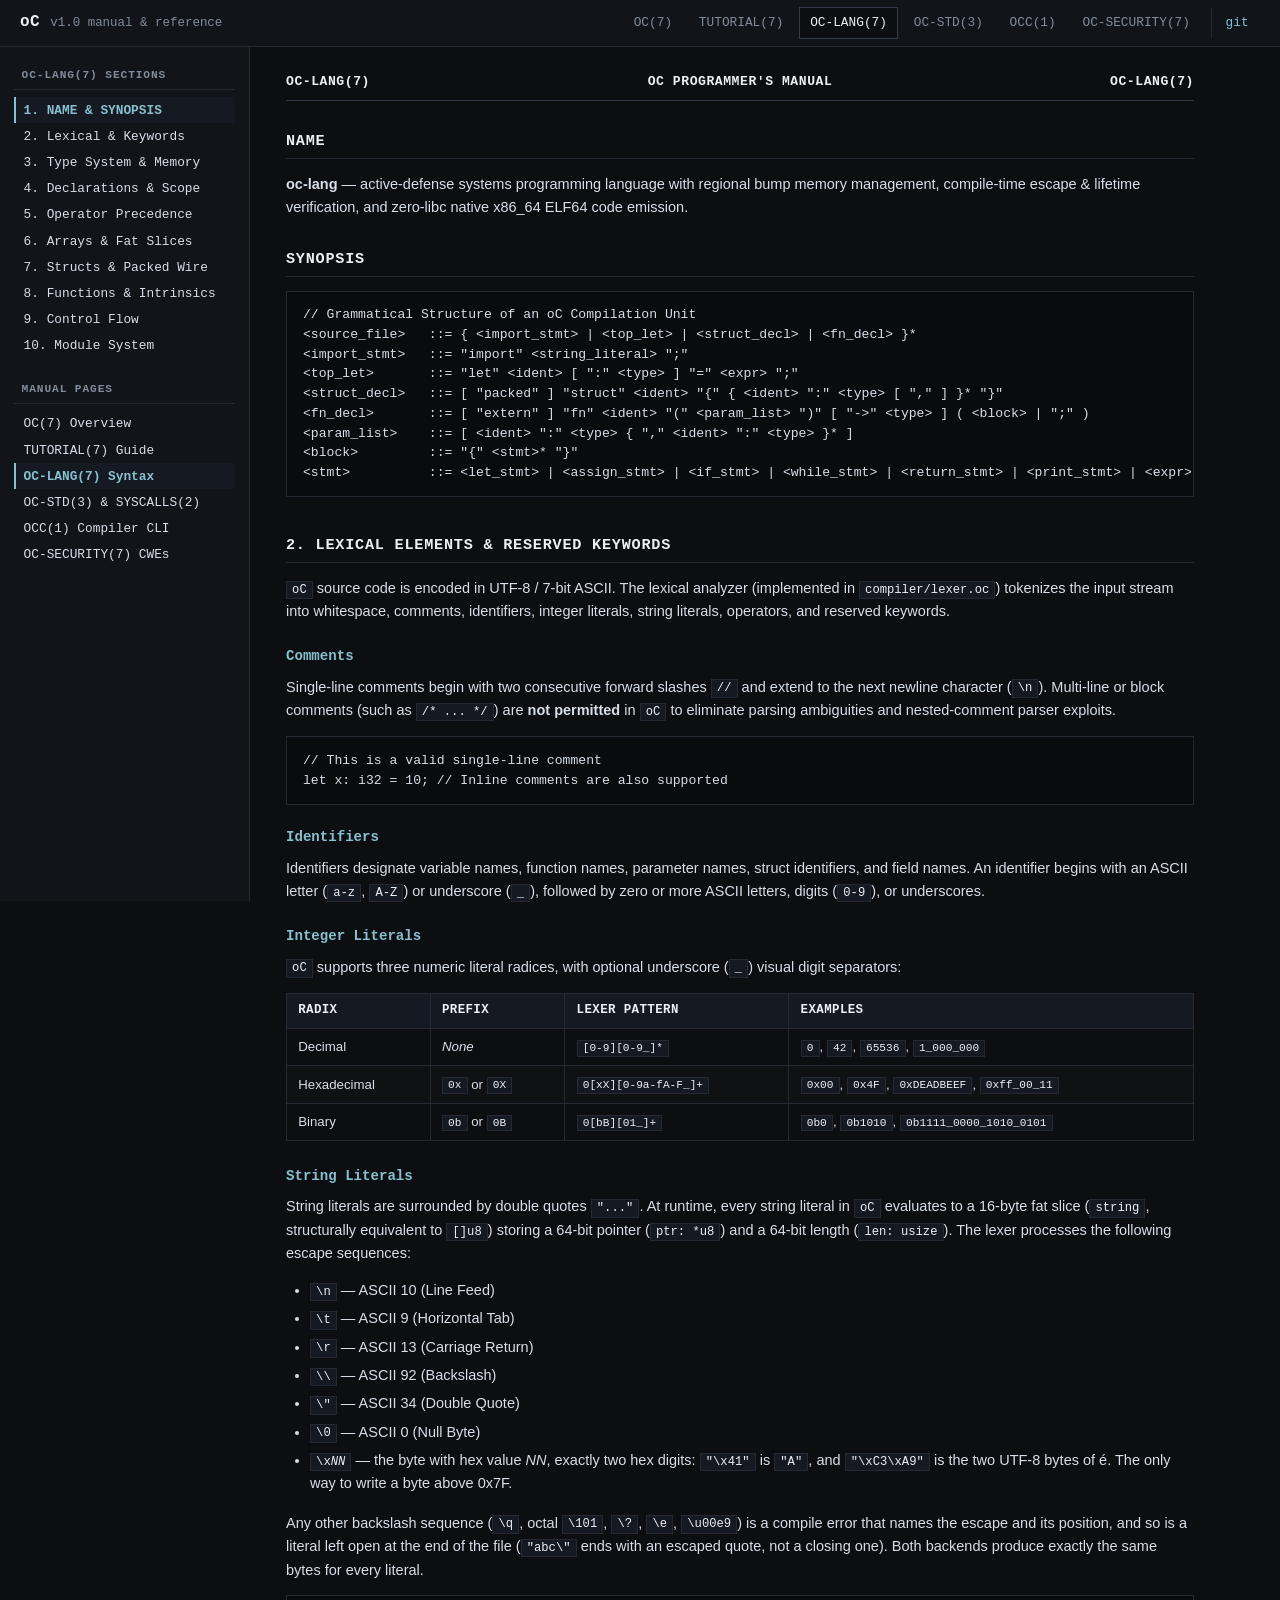
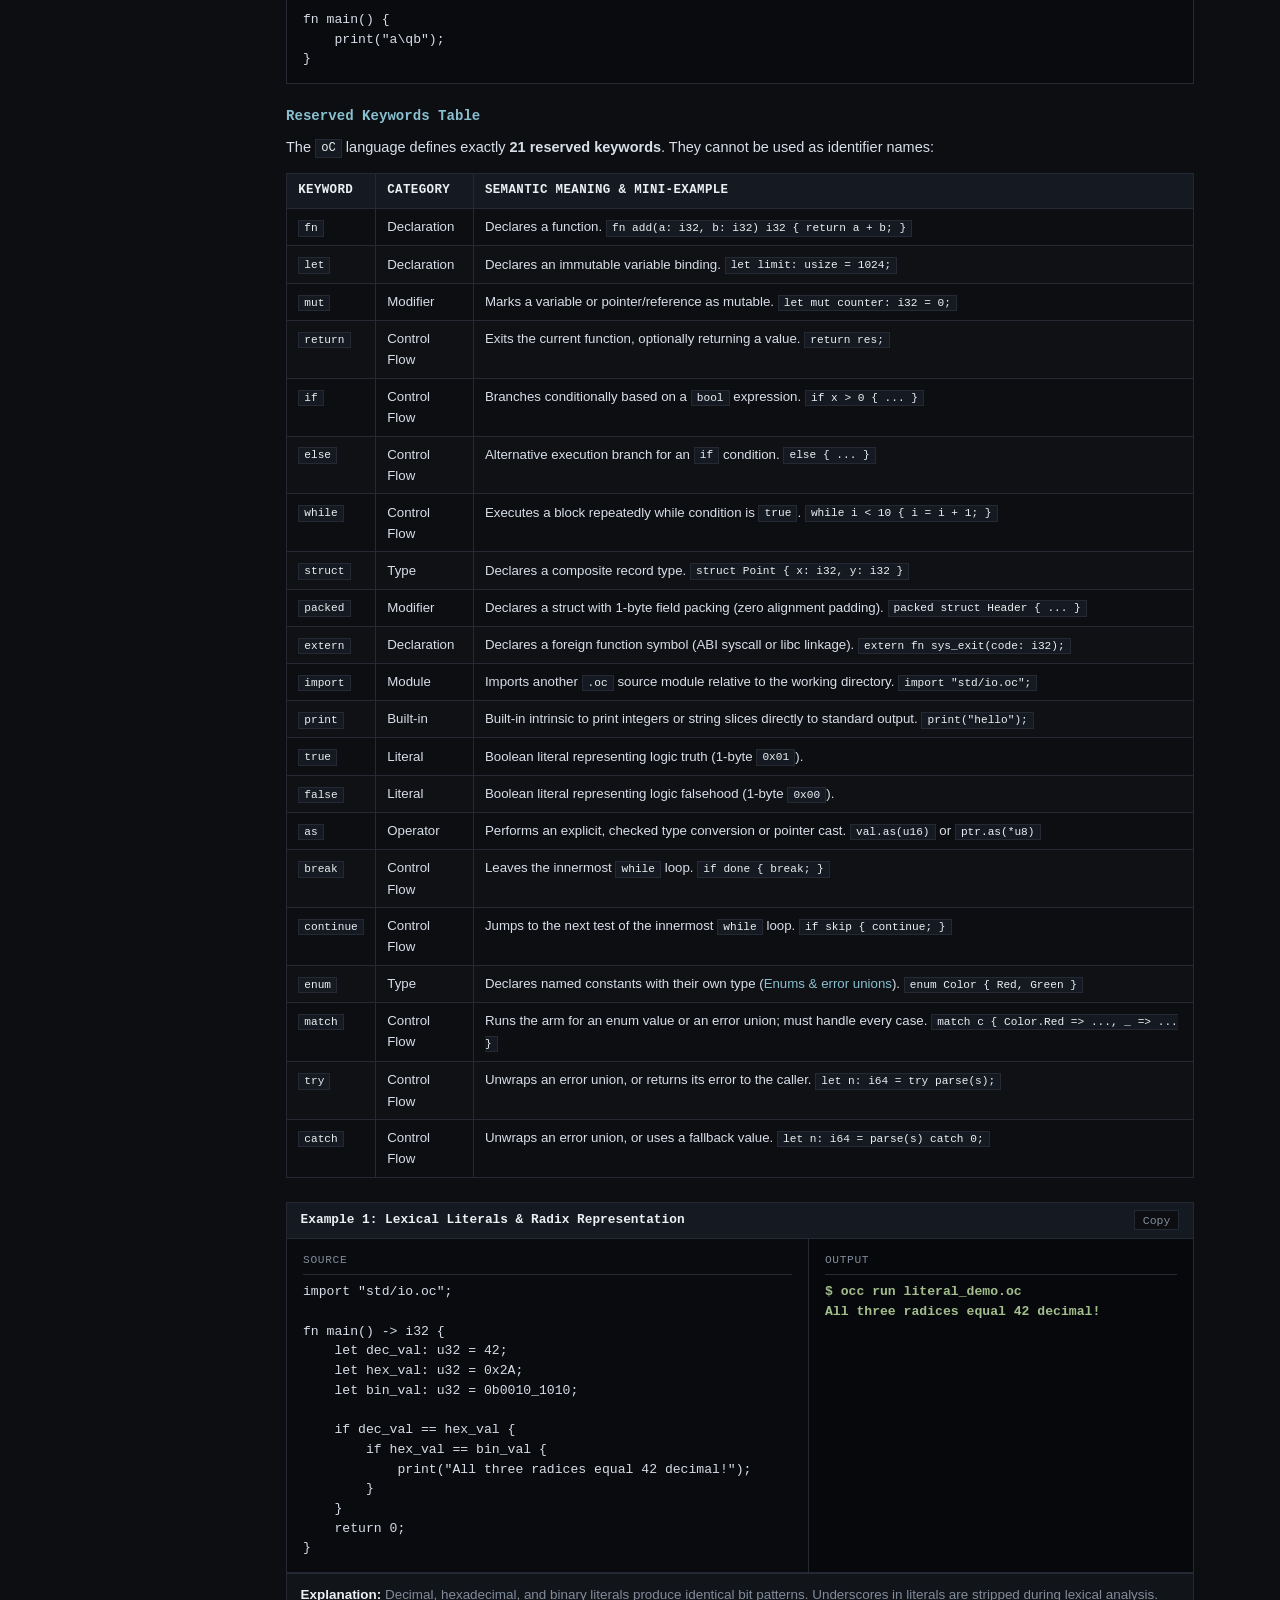
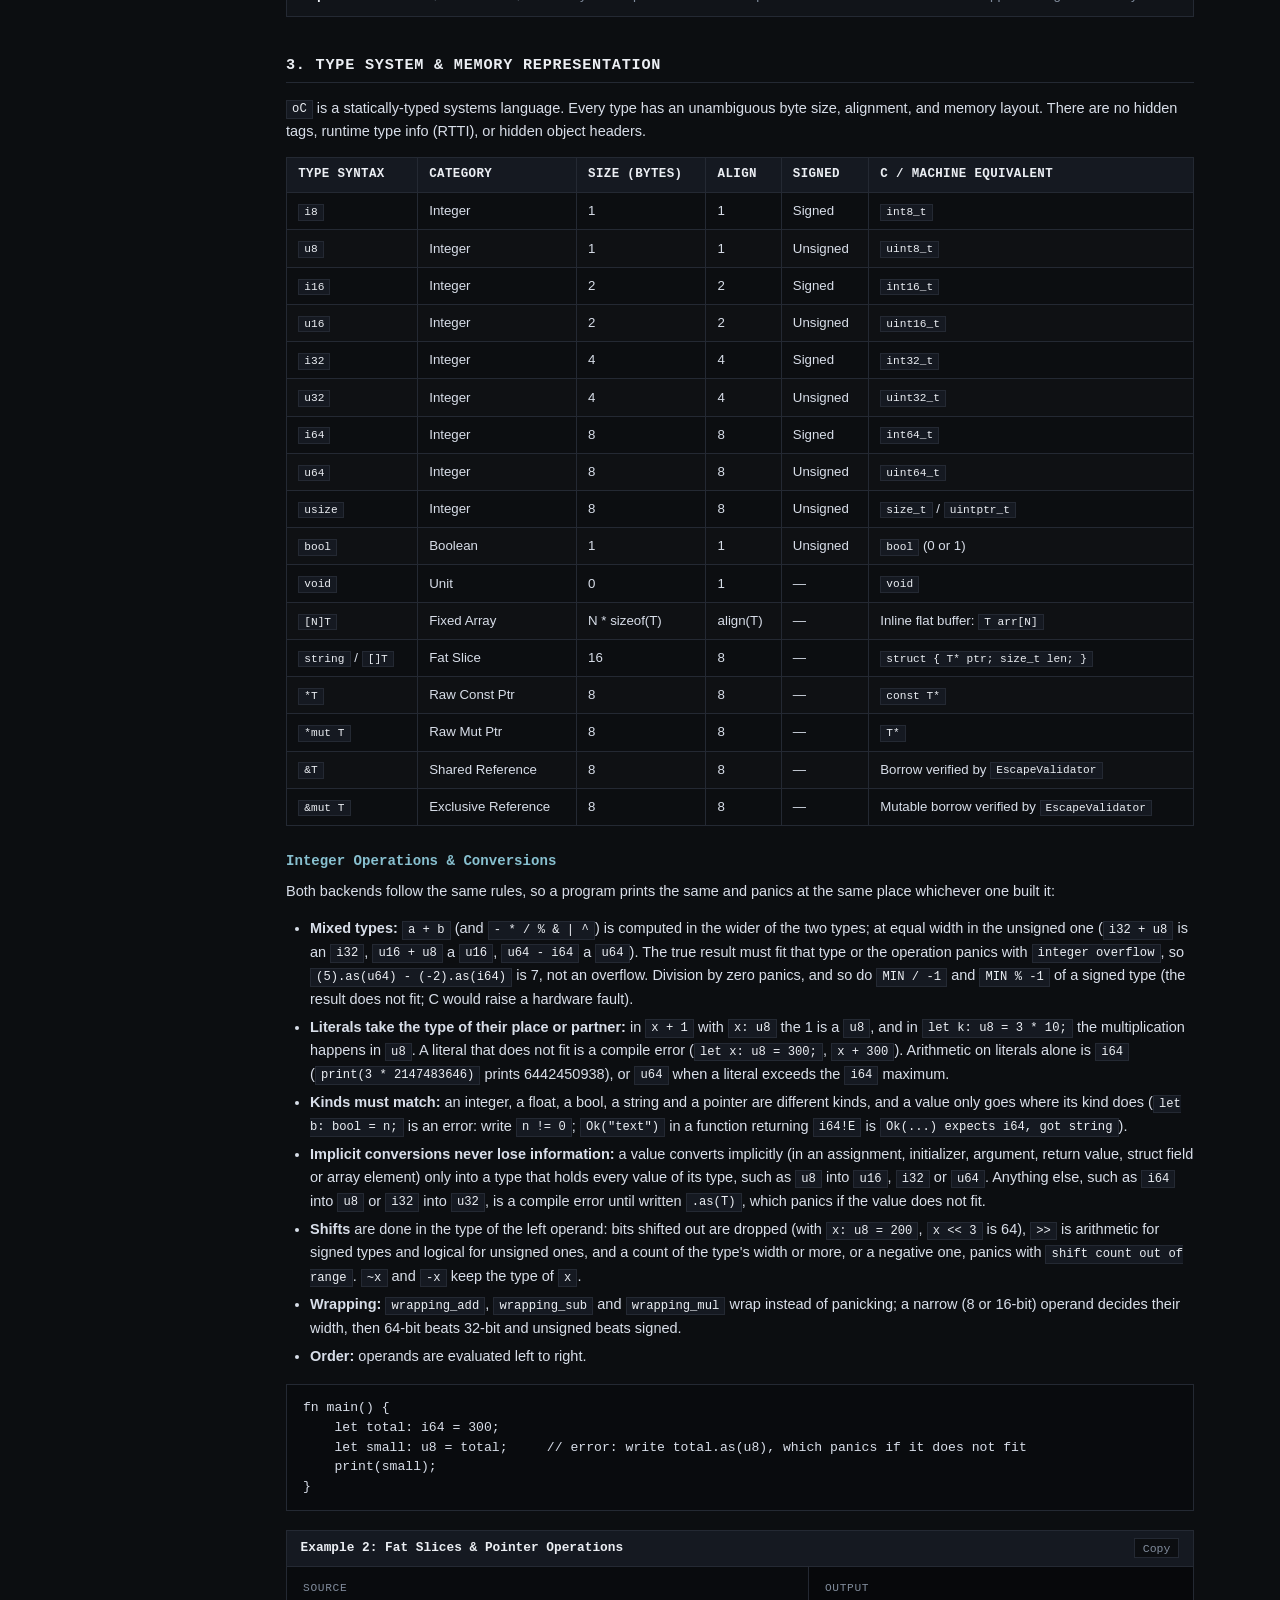
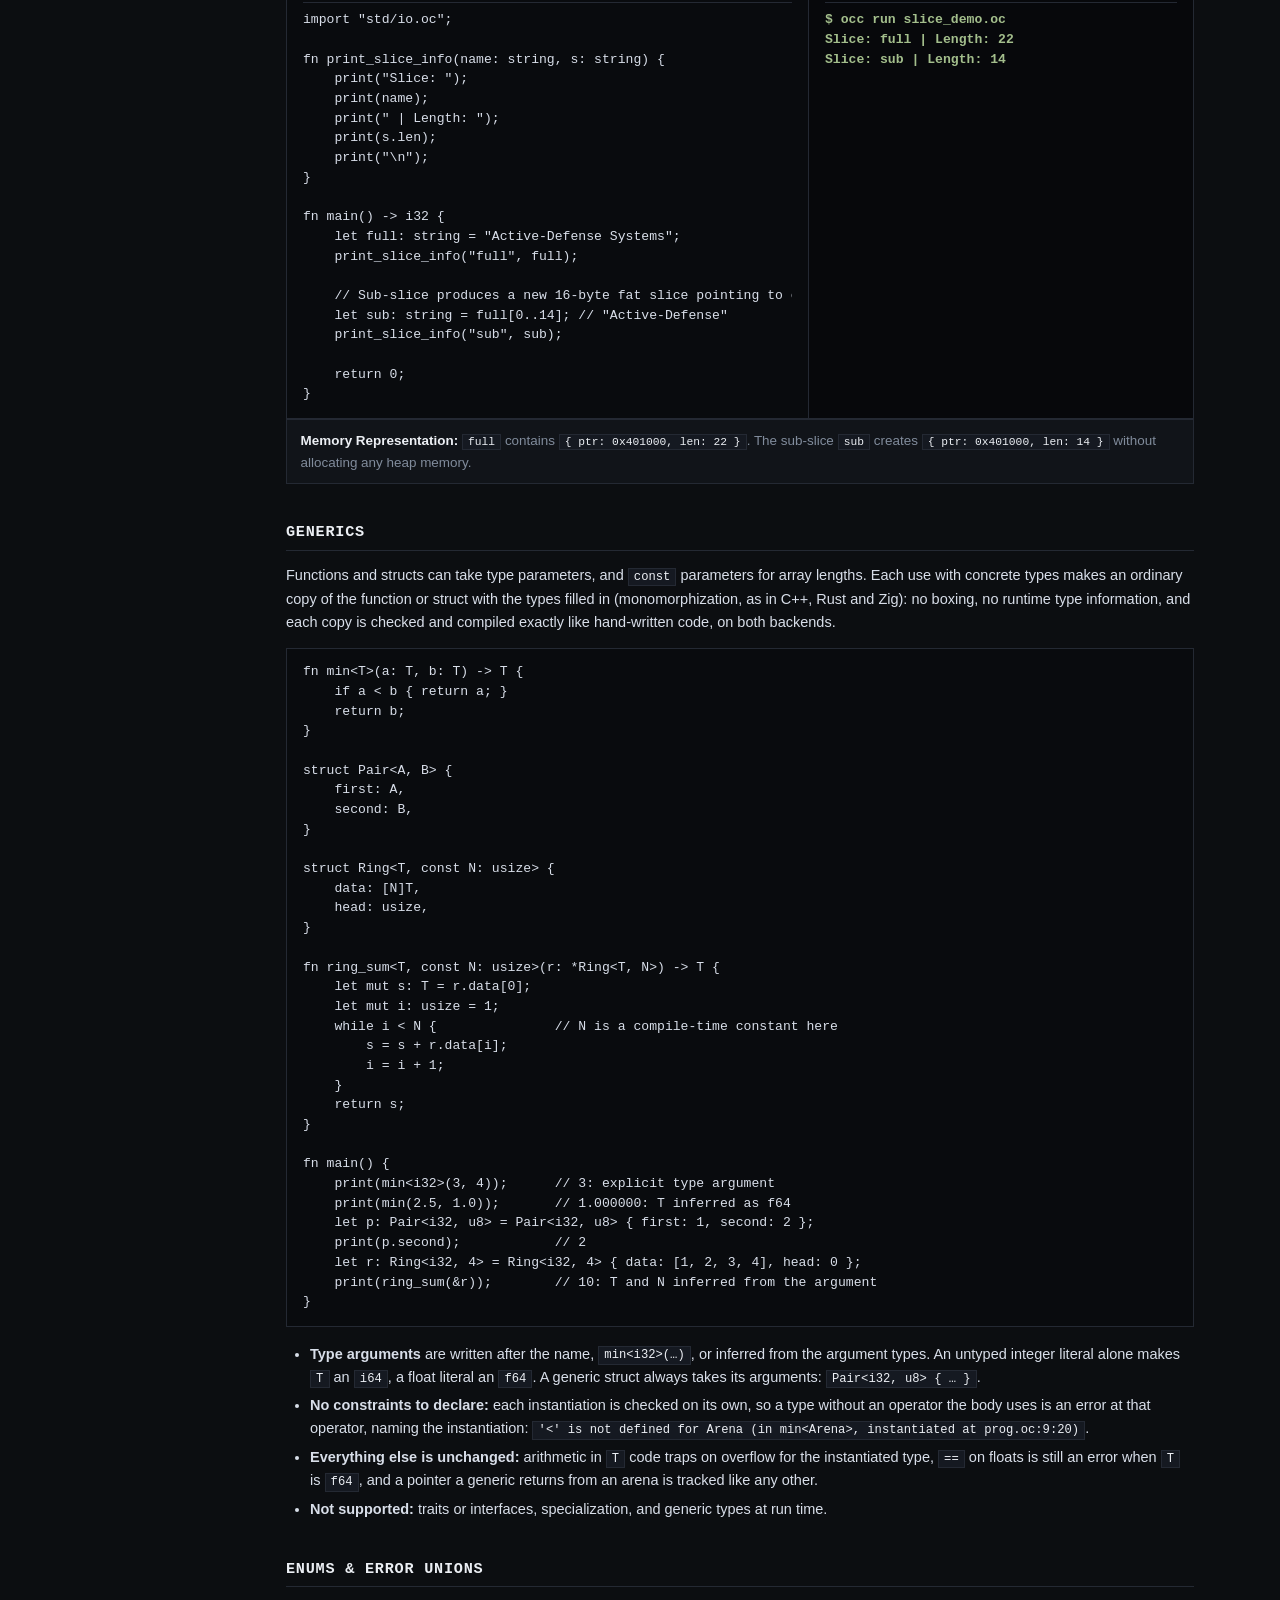
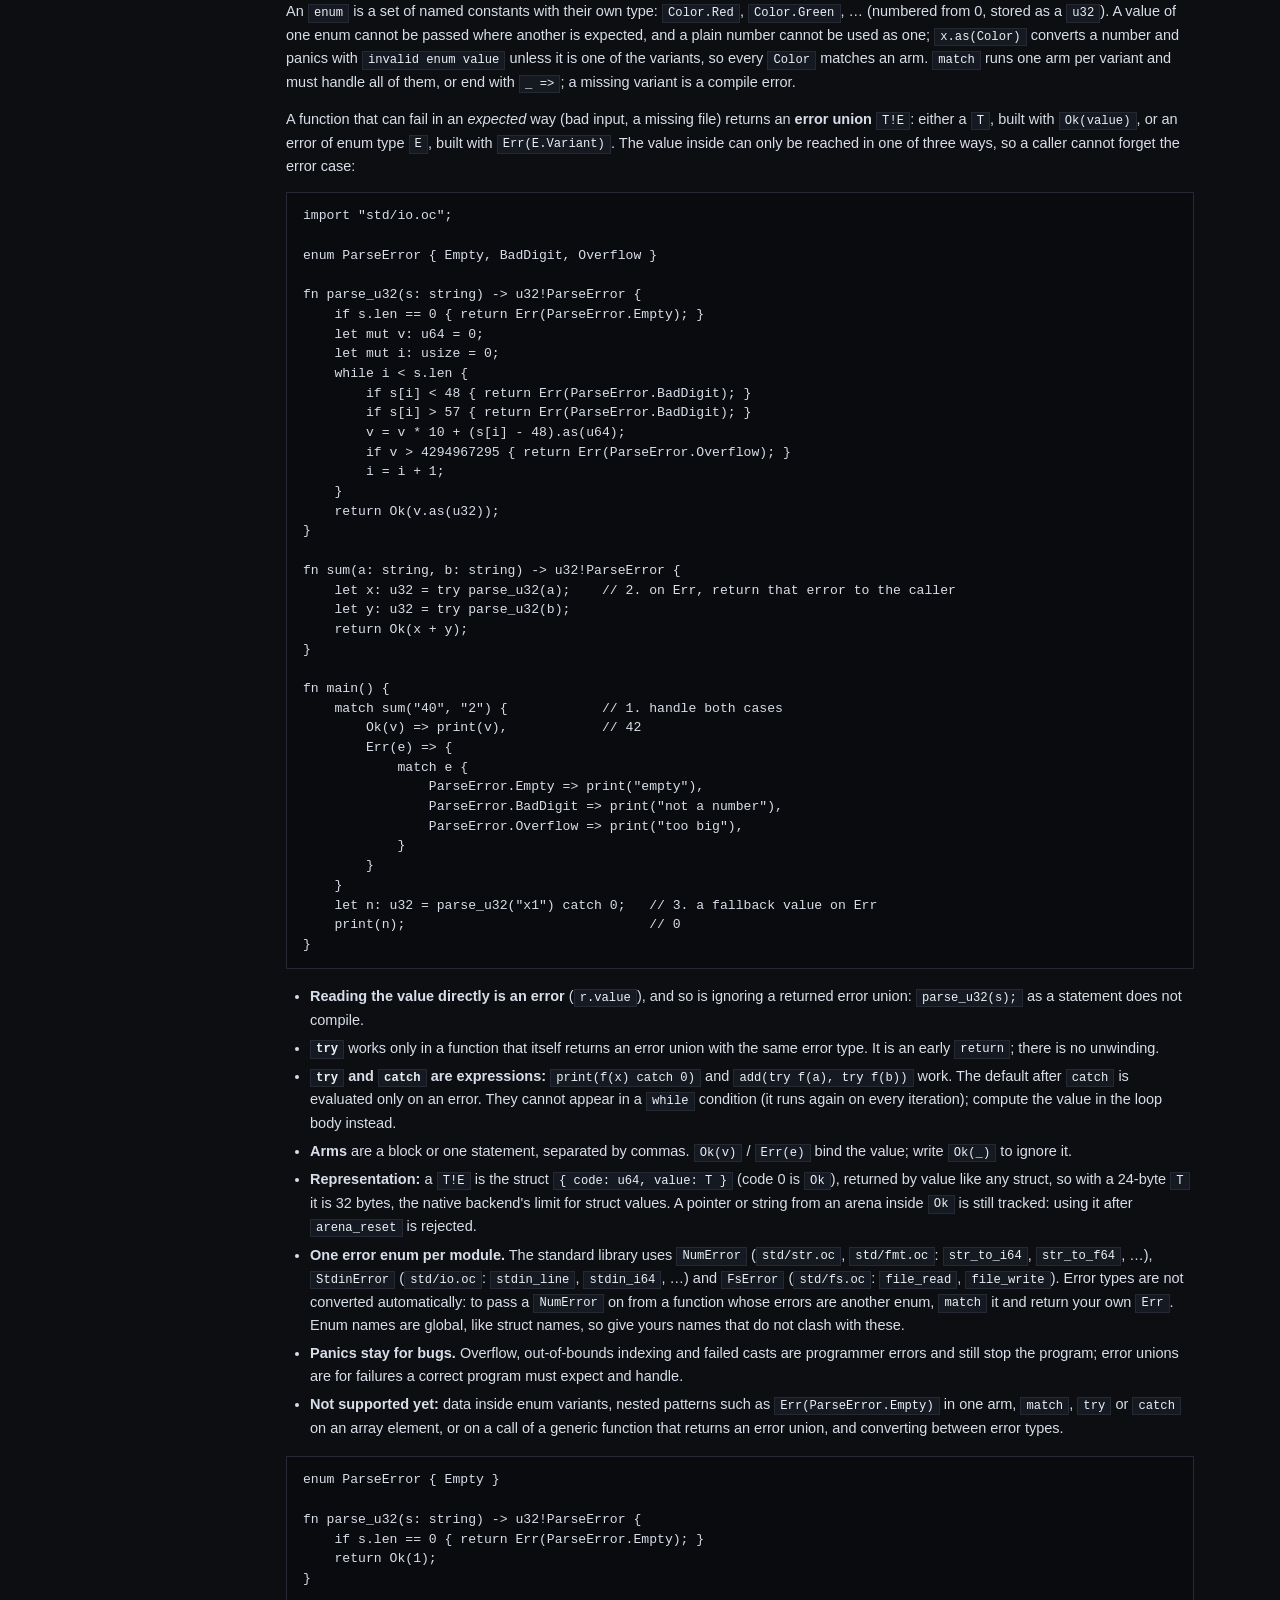
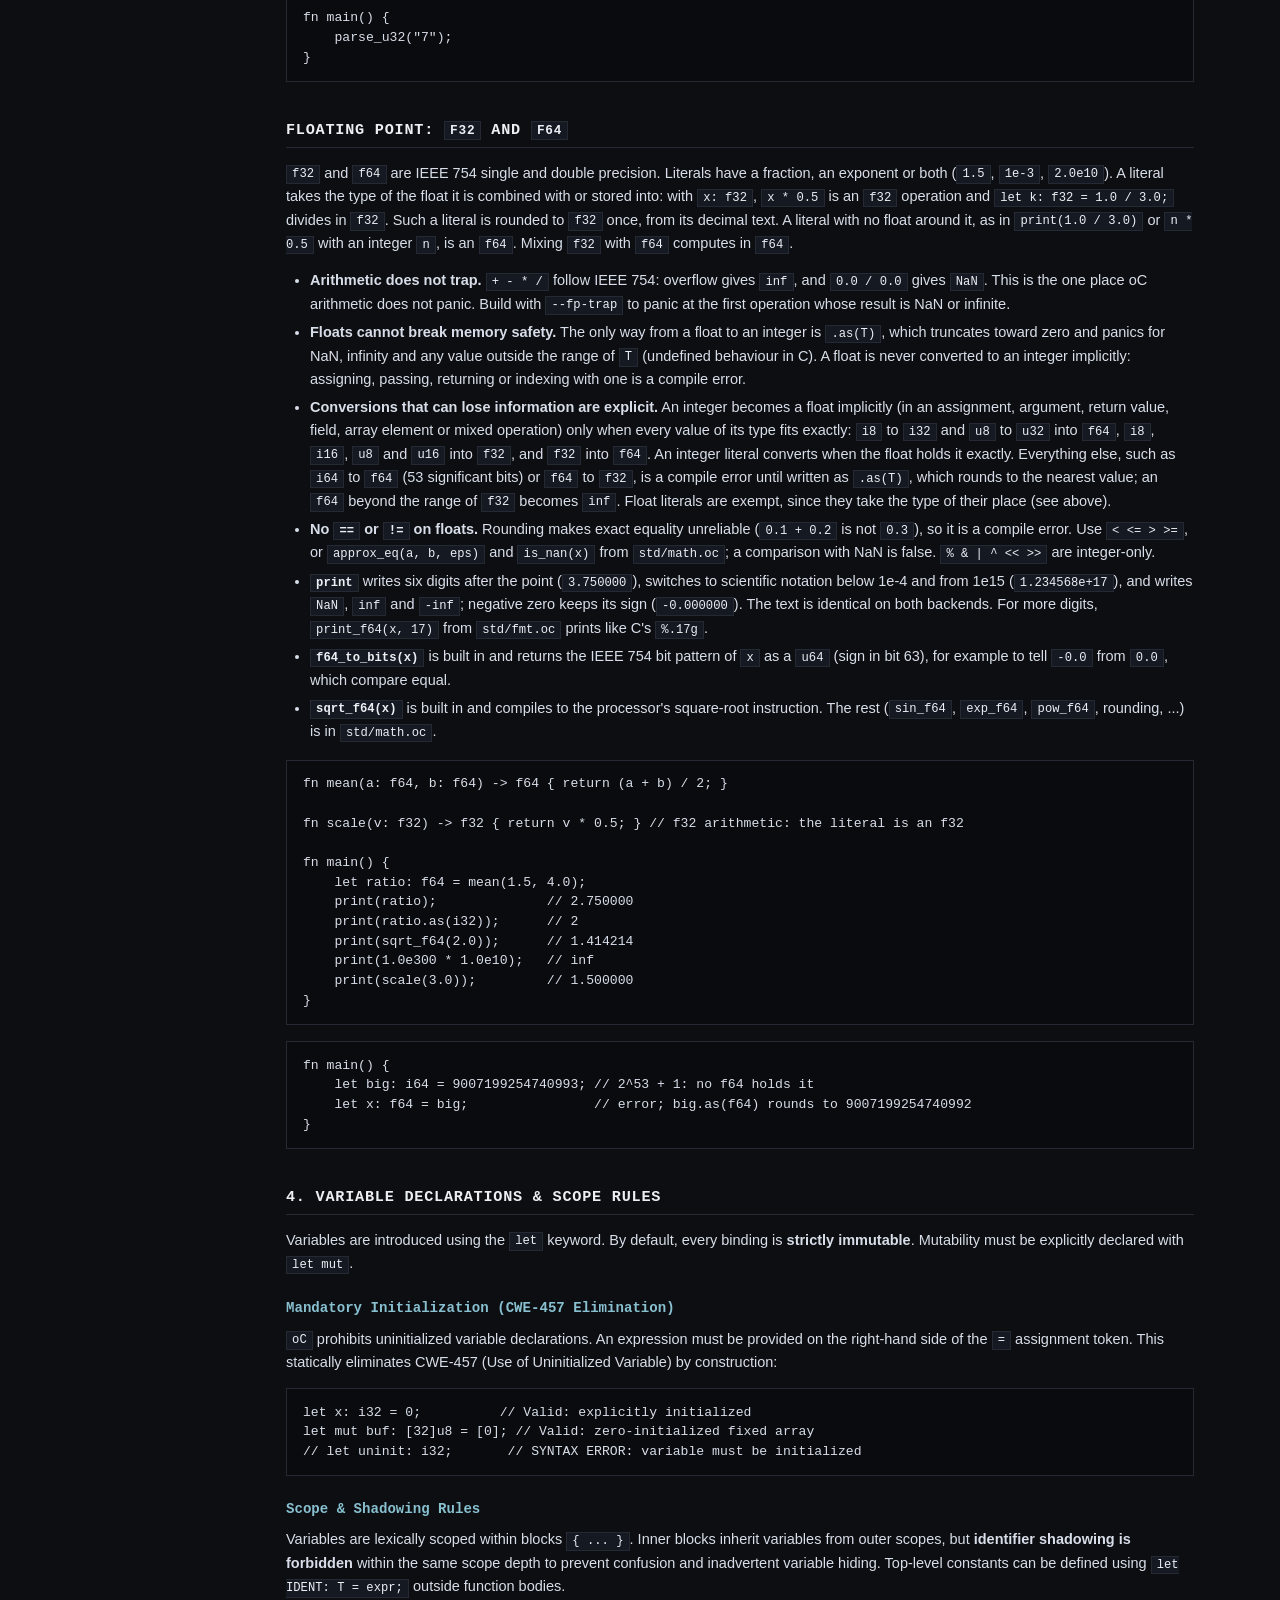
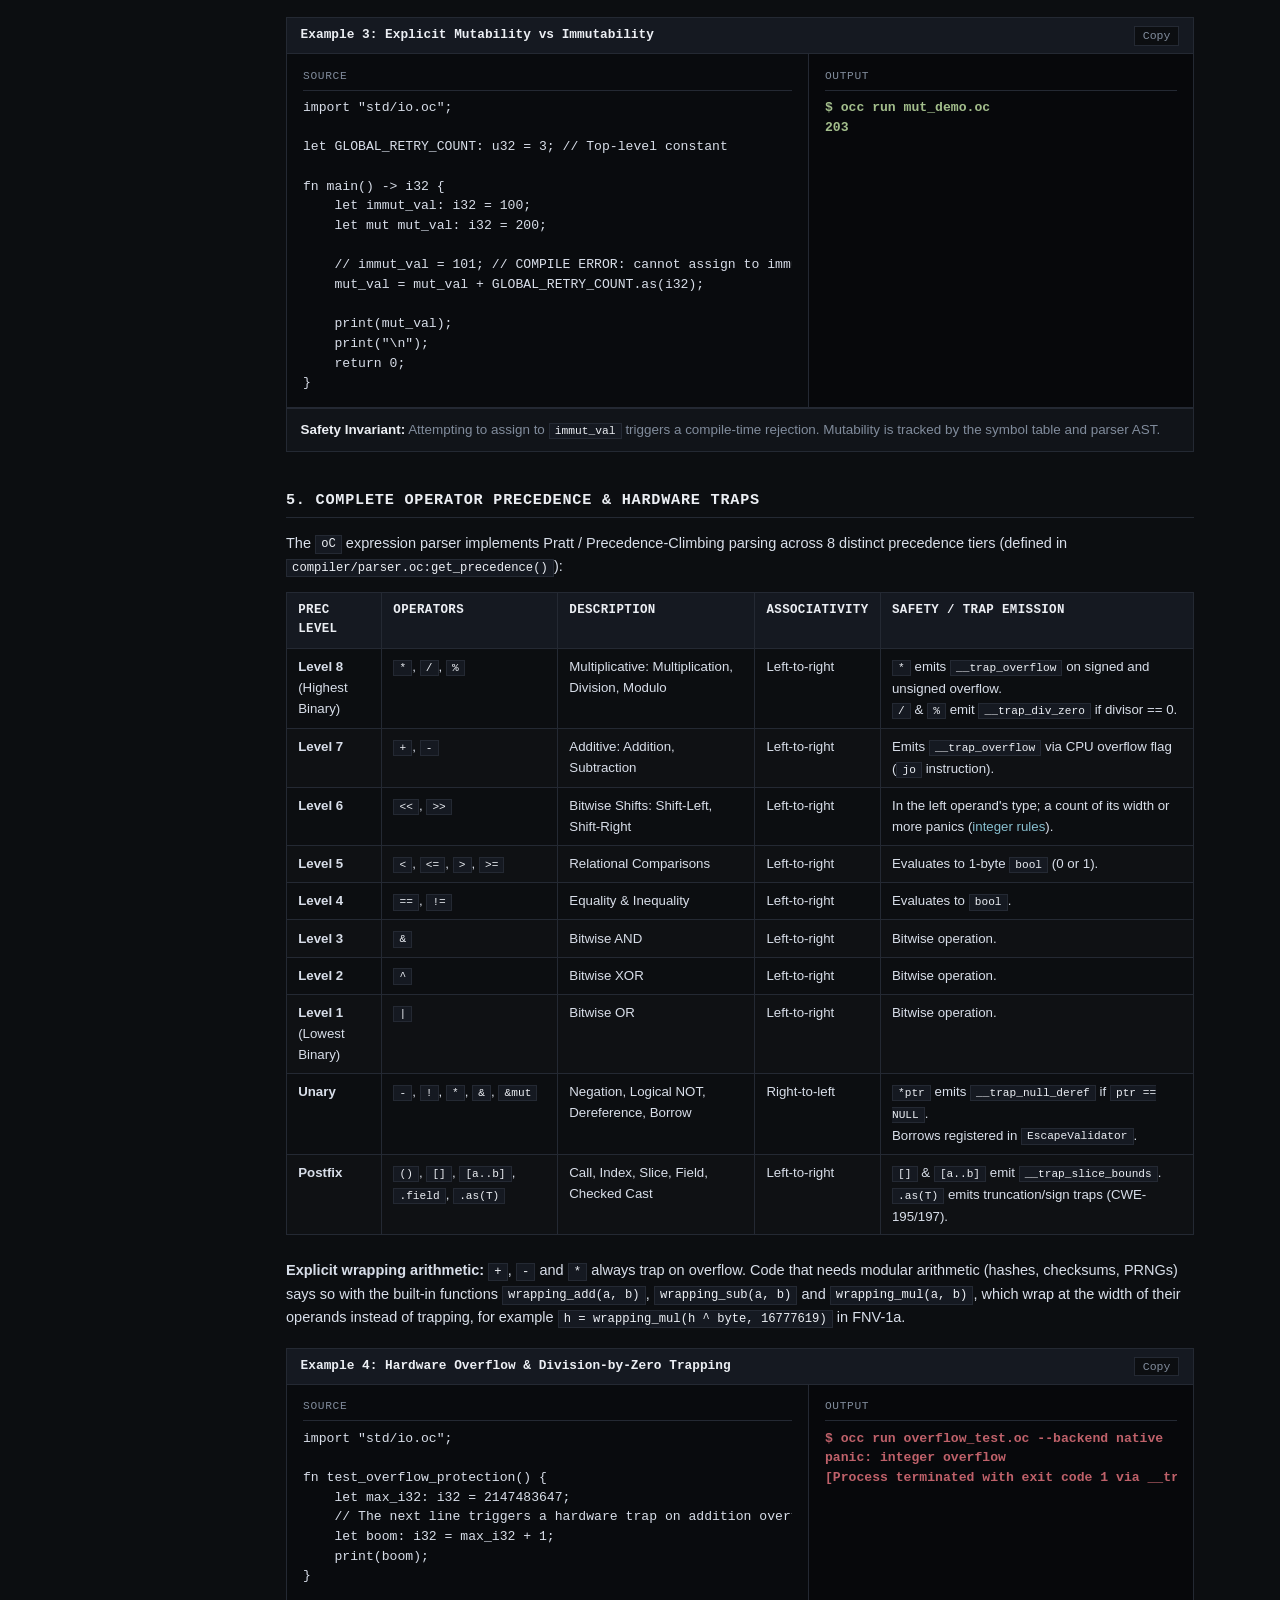
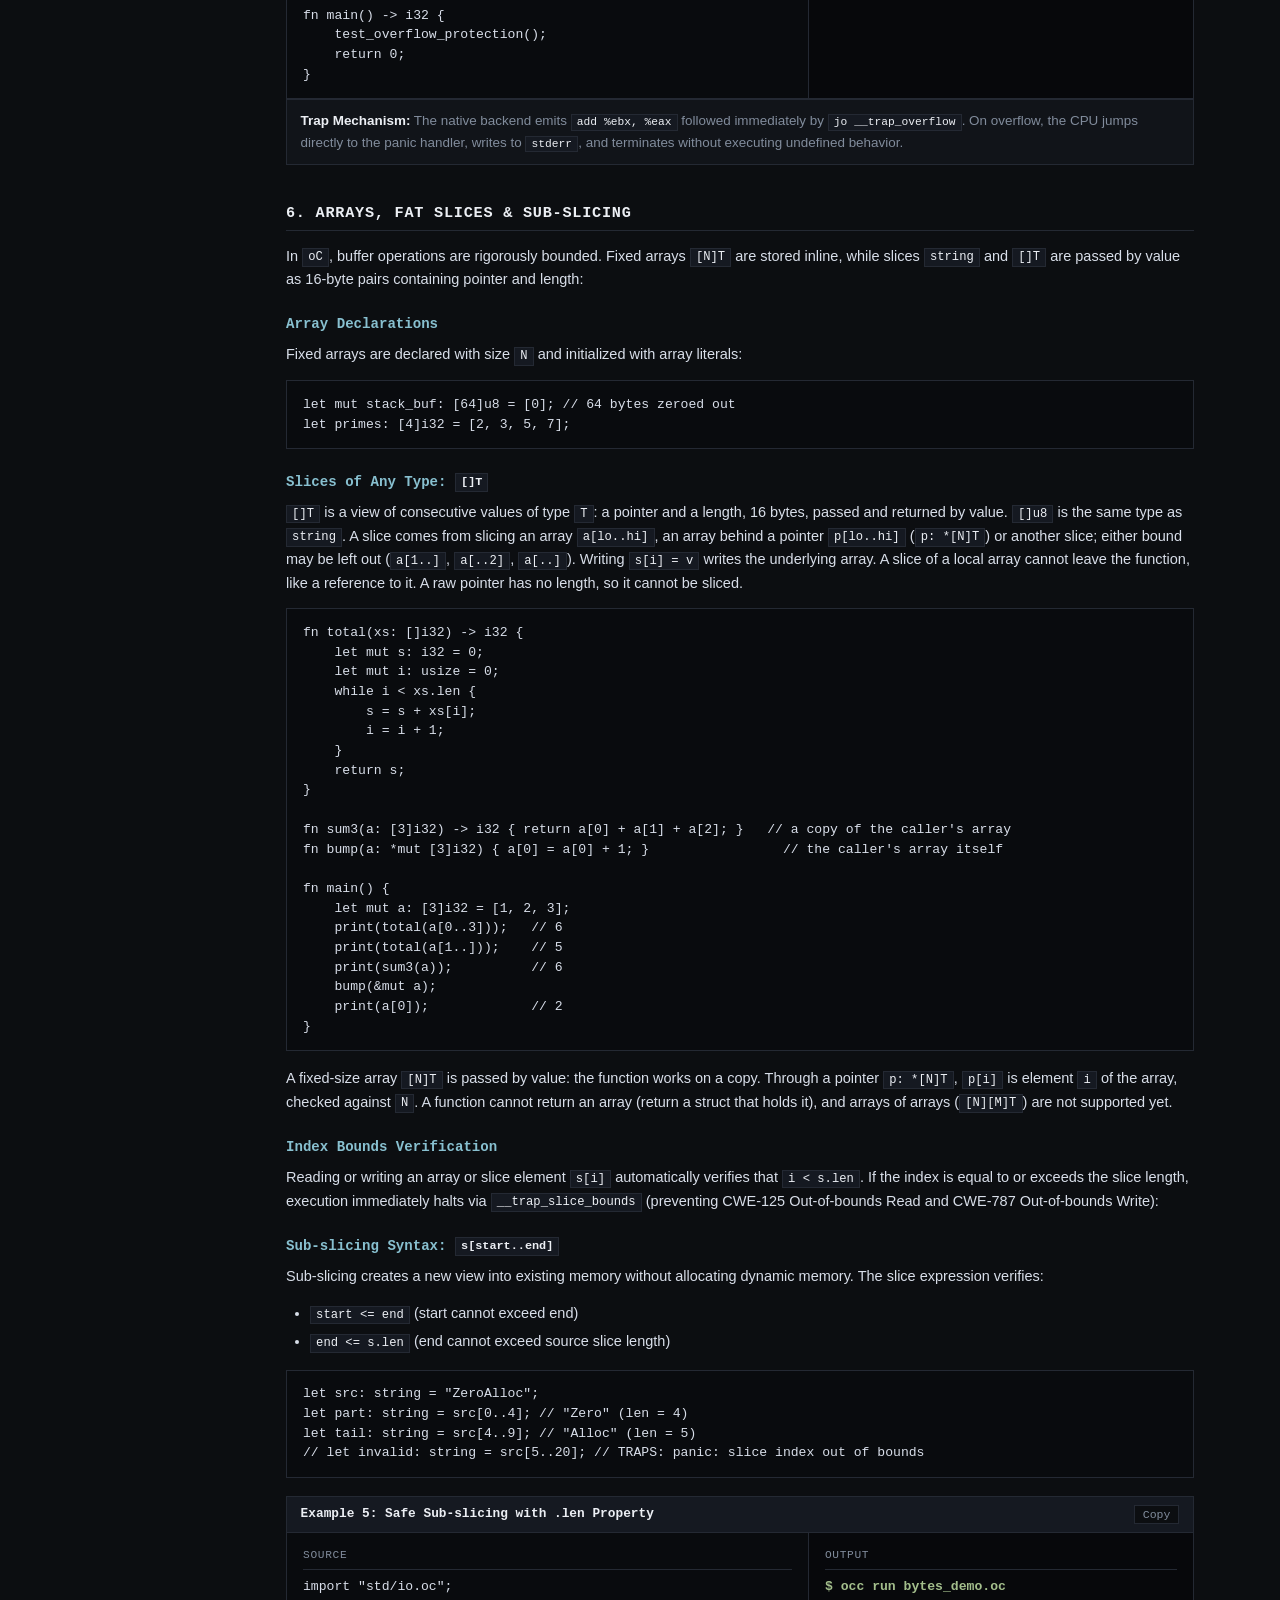
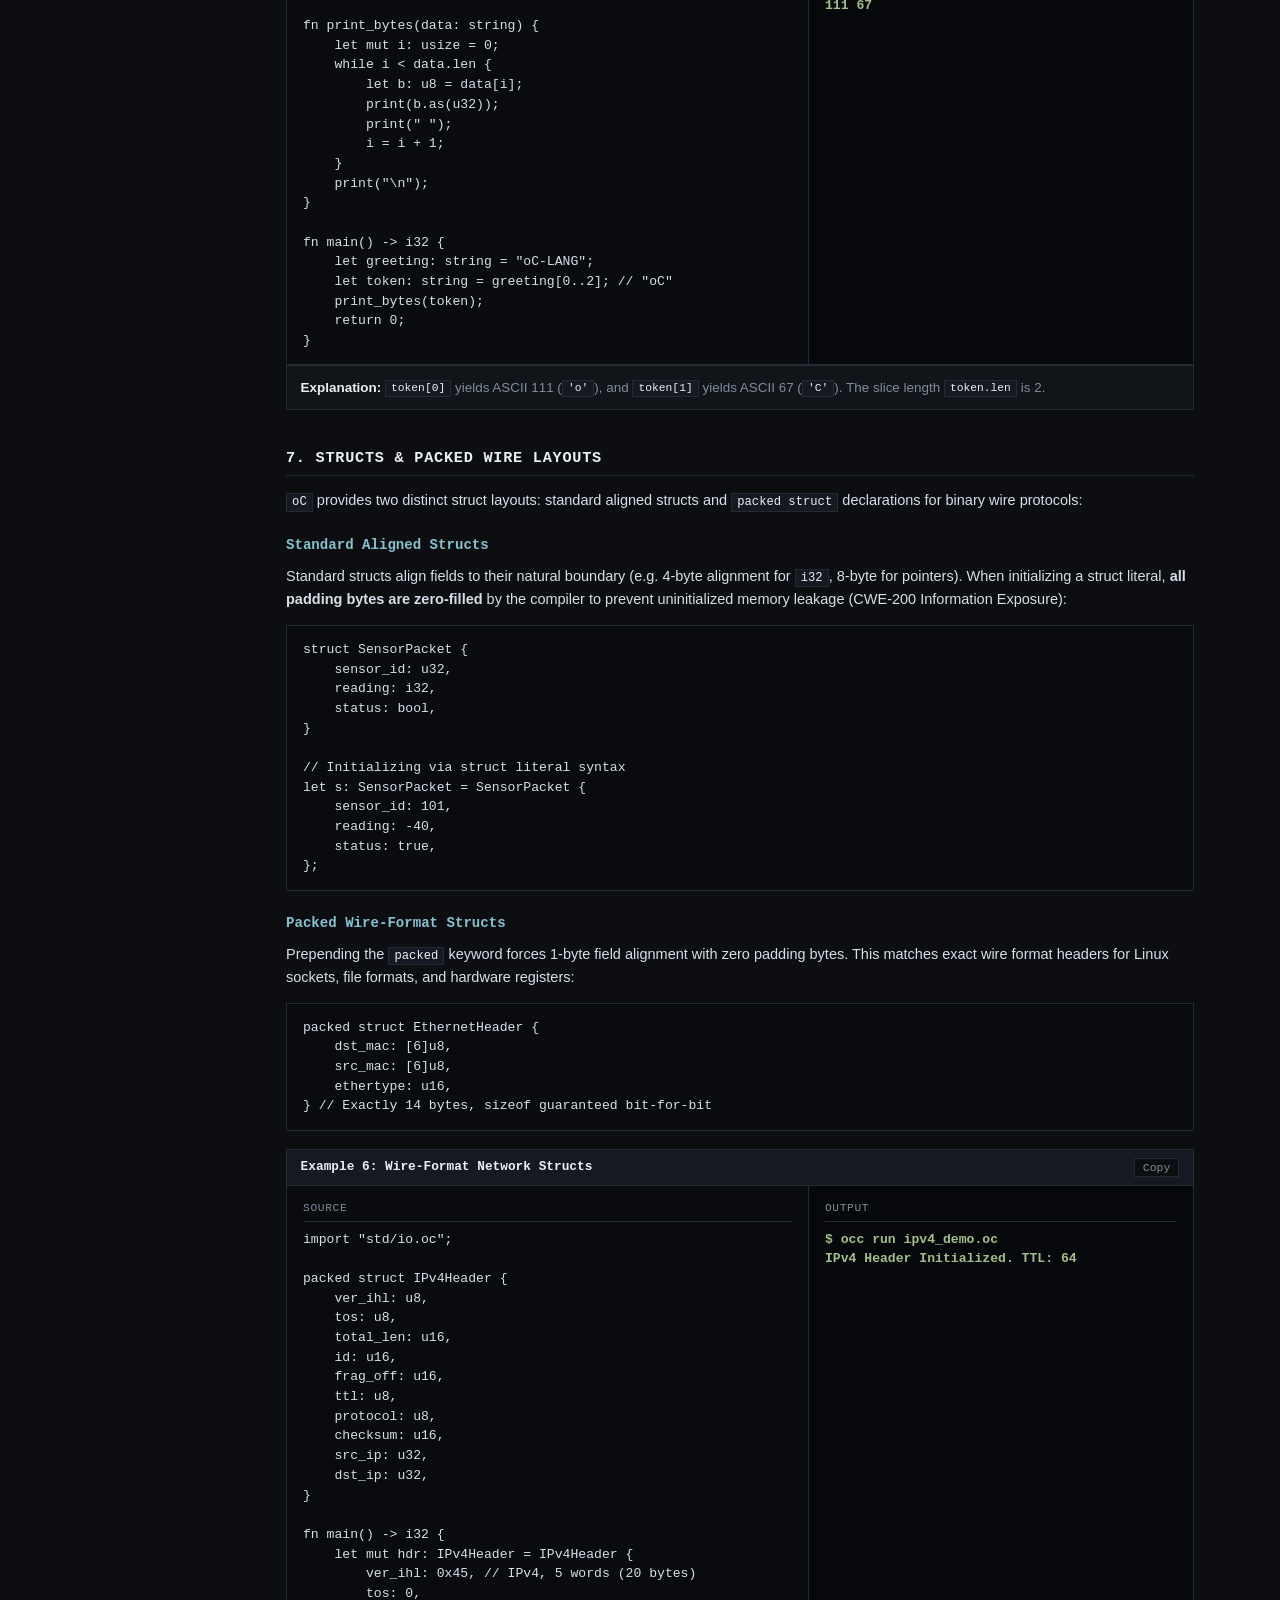
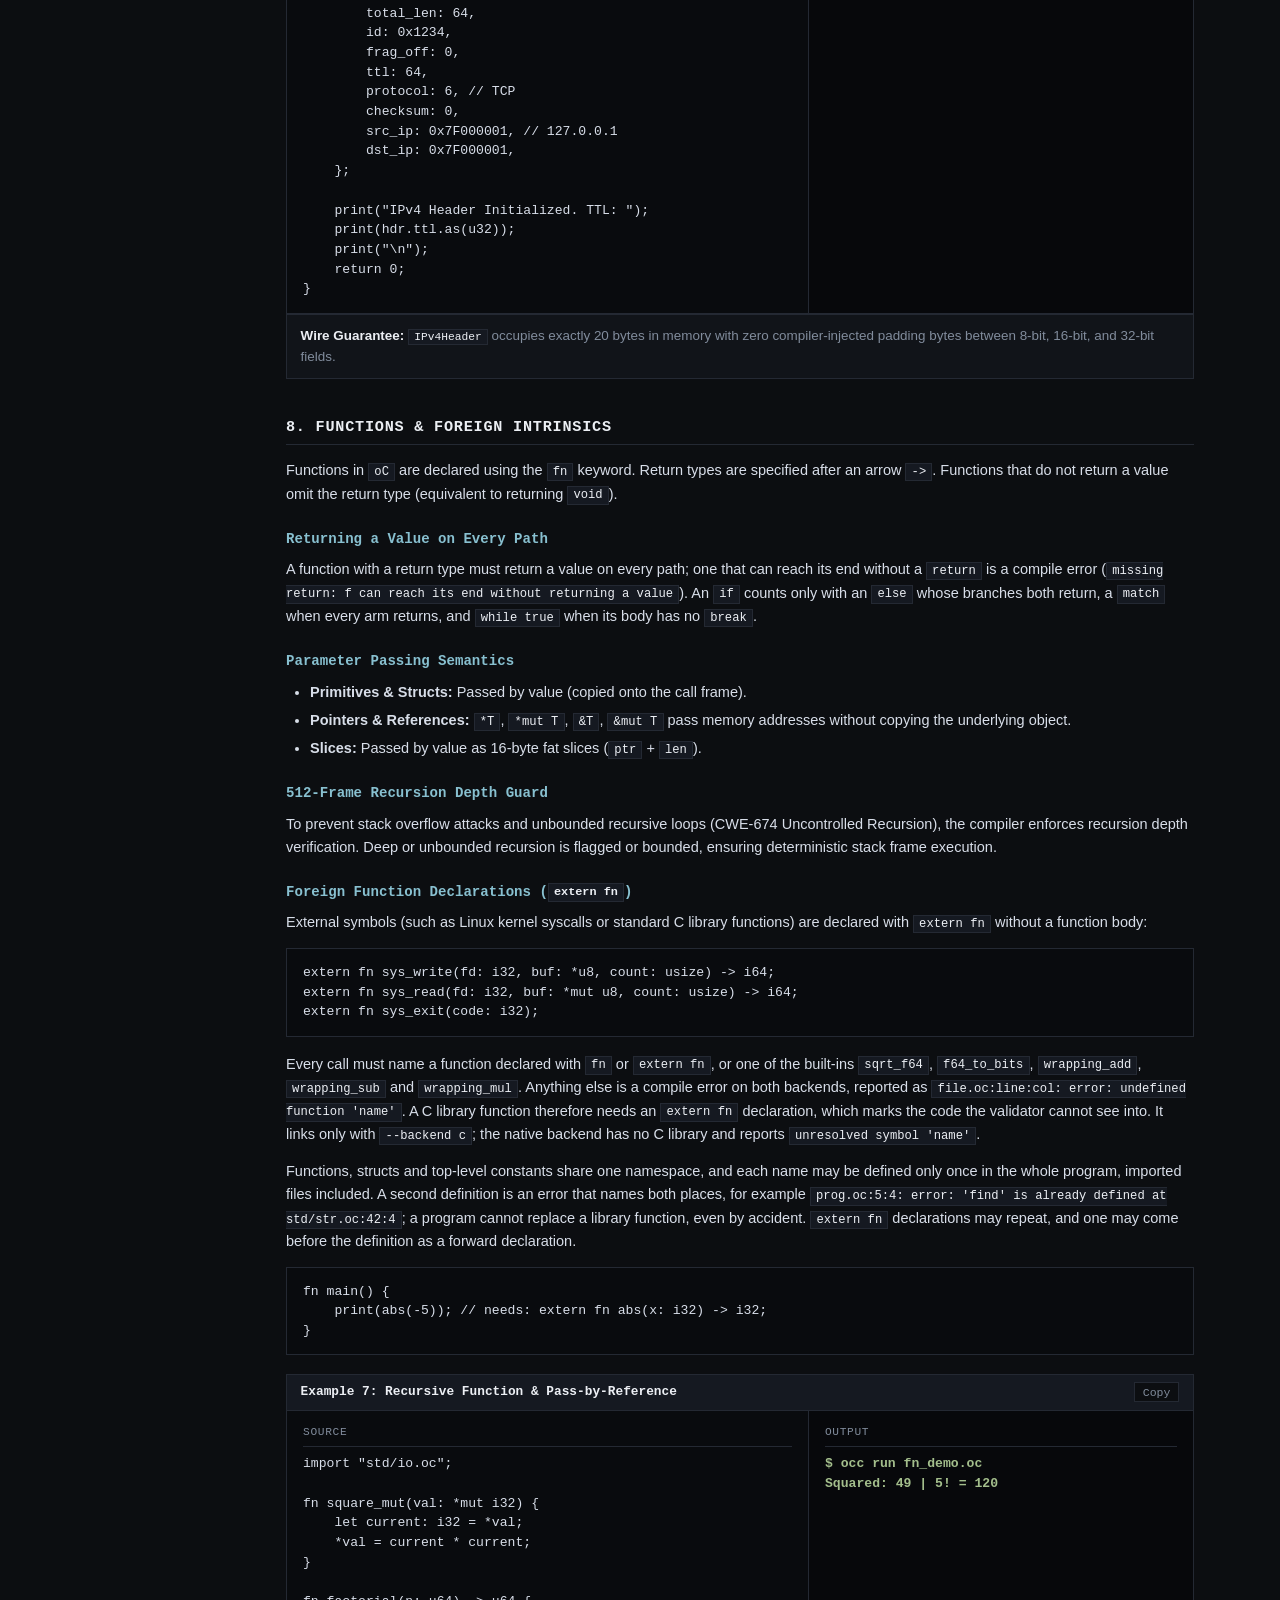
<file: docs/syntax.html>
<!DOCTYPE html>
<html lang="en">
<head>
  <meta charset="UTF-8">
  <meta name="viewport" content="width=device-width, initial-scale=1.0">
  <title>OC-LANG(7) — oC Systems Programming Language Reference Manual</title>
  <link rel="stylesheet" href="style.css">
</head>
<body>

  <!-- Top bar contract -->
    <header class="topbar">
    <div class="topbar-inner">
      <div class="brand">
        <a href="index.html">
          <span class="brand-title">oC</span>
          <span class="brand-sub">v1.0 manual &amp; reference</span>
        </a>
      </div>
      <nav>
        <a href="index.html">OC(7)</a>
        <a href="tutorial.html">TUTORIAL(7)</a>
        <a href="syntax.html" class="active">OC-LANG(7)</a>
        <a href="stdlib.html">OC-STD(3)</a>
        <a href="man-occ.html">OCC(1)</a>
        <a href="security.html">OC-SECURITY(7)</a>
        <a href="https://github.com/Quasiii29/oC" target="_blank" rel="noopener" class="repo-link">git</a>
      </nav>
    </div>
  </header>

  <div class="layout">
    <!-- Left Sidebar -->
        <aside class="sidebar">
      <div class="sidebar-group">
        <div class="sidebar-title">OC-LANG(7) Sections</div>
        <a href="#name-synopsis" class="sidebar-link active">1. NAME & SYNOPSIS</a>
        <a href="#lexical" class="sidebar-link">2. Lexical & Keywords</a>
        <a href="#types" class="sidebar-link">3. Type System & Memory</a>
        <a href="#declarations" class="sidebar-link">4. Declarations & Scope</a>
        <a href="#operators" class="sidebar-link">5. Operator Precedence</a>
        <a href="#slices-arrays" class="sidebar-link">6. Arrays & Fat Slices</a>
        <a href="#structs" class="sidebar-link">7. Structs & Packed Wire</a>
        <a href="#functions" class="sidebar-link">8. Functions & Intrinsics</a>
        <a href="#control-flow" class="sidebar-link">9. Control Flow</a>
        <a href="#modules" class="sidebar-link">10. Module System</a>
      </div>
      <div class="sidebar-group">
        <div class="sidebar-title">Manual Pages</div>
        <a href="index.html" class="sidebar-link">OC(7) Overview</a>
        <a href="tutorial.html" class="sidebar-link">TUTORIAL(7) Guide</a>
        <a href="syntax.html" class="sidebar-link active">OC-LANG(7) Syntax</a>
        <a href="stdlib.html" class="sidebar-link">OC-STD(3) & SYSCALLS(2)</a>
        <a href="man-occ.html" class="sidebar-link">OCC(1) Compiler CLI</a>
        <a href="security.html" class="sidebar-link">OC-SECURITY(7) CWEs</a>
      </div>
    </aside>

    <!-- Main Content -->
    <main class="content">

      <!-- Section 1: NAME & SYNOPSIS -->
      <div class="man-header">
        <span>OC-LANG(7)</span>
        <span>oC Programmer's Manual</span>
        <span>OC-LANG(7)</span>
      </div>

      <section id="name-synopsis">

        <h2>NAME</h2>
        <p>
          <strong>oc-lang</strong> — active-defense systems programming language with regional bump memory management, compile-time escape &amp; lifetime verification, and zero-libc native x86_64 ELF64 code emission.
        </p>

        <h2>SYNOPSIS</h2>
        <pre><code>// Grammatical Structure of an oC Compilation Unit
&lt;source_file&gt;   ::= { &lt;import_stmt&gt; | &lt;top_let&gt; | &lt;struct_decl&gt; | &lt;fn_decl&gt; }*
&lt;import_stmt&gt;   ::= "import" &lt;string_literal&gt; ";"
&lt;top_let&gt;       ::= "let" &lt;ident&gt; [ ":" &lt;type&gt; ] "=" &lt;expr&gt; ";"
&lt;struct_decl&gt;   ::= [ "packed" ] "struct" &lt;ident&gt; "{" { &lt;ident&gt; ":" &lt;type&gt; [ "," ] }* "}"
&lt;fn_decl&gt;       ::= [ "extern" ] "fn" &lt;ident&gt; "(" &lt;param_list&gt; ")" [ "-&gt;" &lt;type&gt; ] ( &lt;block&gt; | ";" )
&lt;param_list&gt;    ::= [ &lt;ident&gt; ":" &lt;type&gt; { "," &lt;ident&gt; ":" &lt;type&gt; }* ]
&lt;block&gt;         ::= "{" &lt;stmt&gt;* "}"
&lt;stmt&gt;          ::= &lt;let_stmt&gt; | &lt;assign_stmt&gt; | &lt;if_stmt&gt; | &lt;while_stmt&gt; | &lt;return_stmt&gt; | &lt;print_stmt&gt; | &lt;expr&gt; ";"</code></pre>
      </section>

      <!-- Section 2: Lexical Elements & Keywords -->
      <section id="lexical">
        <h2>2. Lexical Elements &amp; Reserved Keywords</h2>
        <p>
          <code>oC</code> source code is encoded in UTF-8 / 7-bit ASCII. The lexical analyzer (implemented in <code>compiler/lexer.oc</code>) tokenizes the input stream into whitespace, comments, identifiers, integer literals, string literals, operators, and reserved keywords.
        </p>

        <h3>Comments</h3>
        <p>
          Single-line comments begin with two consecutive forward slashes <code>//</code> and extend to the next newline character (<code>\n</code>). Multi-line or block comments (such as <code>/* ... */</code>) are <strong>not permitted</strong> in <code>oC</code> to eliminate parsing ambiguities and nested-comment parser exploits.
        </p>
        <pre><code>// This is a valid single-line comment
let x: i32 = 10; // Inline comments are also supported</code></pre>

        <h3>Identifiers</h3>
        <p>
          Identifiers designate variable names, function names, parameter names, struct identifiers, and field names. An identifier begins with an ASCII letter (<code>a-z</code>, <code>A-Z</code>) or underscore (<code>_</code>), followed by zero or more ASCII letters, digits (<code>0-9</code>), or underscores.
        </p>

        <h3>Integer Literals</h3>
        <p>
          <code>oC</code> supports three numeric literal radices, with optional underscore (<code>_</code>) visual digit separators:
        </p>
        <table>
          <thead>
            <tr>
              <th>Radix</th>
              <th>Prefix</th>
              <th>Lexer Pattern</th>
              <th>Examples</th>
            </tr>
          </thead>
          <tbody>
            <tr>
              <td>Decimal</td>
              <td><em>None</em></td>
              <td><code>[0-9][0-9_]*</code></td>
              <td><code>0</code>, <code>42</code>, <code>65536</code>, <code>1_000_000</code></td>
            </tr>
            <tr>
              <td>Hexadecimal</td>
              <td><code>0x</code> or <code>0X</code></td>
              <td><code>0[xX][0-9a-fA-F_]+</code></td>
              <td><code>0x00</code>, <code>0x4F</code>, <code>0xDEADBEEF</code>, <code>0xff_00_11</code></td>
            </tr>
            <tr>
              <td>Binary</td>
              <td><code>0b</code> or <code>0B</code></td>
              <td><code>0[bB][01_]+</code></td>
              <td><code>0b0</code>, <code>0b1010</code>, <code>0b1111_0000_1010_0101</code></td>
            </tr>
          </tbody>
        </table>

        <h3>String Literals</h3>
        <p>
          String literals are surrounded by double quotes <code>"..."</code>. At runtime, every string literal in <code>oC</code> evaluates to a 16-byte fat slice (<code>string</code>, structurally equivalent to <code>[]u8</code>) storing a 64-bit pointer (<code>ptr: *u8</code>) and a 64-bit length (<code>len: usize</code>). The lexer processes the following escape sequences:
        </p>
        <ul>
          <li><code>\n</code> — ASCII 10 (Line Feed)</li>
          <li><code>\t</code> — ASCII 9 (Horizontal Tab)</li>
          <li><code>\r</code> — ASCII 13 (Carriage Return)</li>
          <li><code>\\</code> — ASCII 92 (Backslash)</li>
          <li><code>\"</code> — ASCII 34 (Double Quote)</li>
          <li><code>\0</code> — ASCII 0 (Null Byte)</li>
          <li><code>\x<em>NN</em></code> — the byte with hex value <em>NN</em>, exactly two hex digits: <code>"\x41"</code> is <code>"A"</code>, and <code>"\xC3\xA9"</code> is the two UTF-8 bytes of é. The only way to write a byte above 0x7F.</li>
        </ul>
        <p>
          Any other backslash sequence (<code>\q</code>, octal <code>\101</code>, <code>\?</code>, <code>\e</code>, <code>\u00e9</code>) is a compile error that names the escape and its position, and so is a literal left open at the end of the file (<code>"abc\"</code> ends with an escaped quote, not a closing one). Both backends produce exactly the same bytes for every literal.
        </p>
        <pre data-occ-rejects="unknown escape sequence '\q'"><code>fn main() {
    print("a\qb");
}</code></pre>

        <h3>Reserved Keywords Table</h3>
        <p>
          The <code>oC</code> language defines exactly <strong>21 reserved keywords</strong>. They cannot be used as identifier names:
        </p>
        <table>
          <thead>
            <tr>
              <th>Keyword</th>
              <th>Category</th>
              <th>Semantic Meaning &amp; Mini-Example</th>
            </tr>
          </thead>
          <tbody>
            <tr>
              <td><span class="keyword-pill">fn</span></td>
              <td>Declaration</td>
              <td>Declares a function. <code>fn add(a: i32, b: i32) i32 { return a + b; }</code></td>
            </tr>
            <tr>
              <td><span class="keyword-pill">let</span></td>
              <td>Declaration</td>
              <td>Declares an immutable variable binding. <code>let limit: usize = 1024;</code></td>
            </tr>
            <tr>
              <td><span class="keyword-pill">mut</span></td>
              <td>Modifier</td>
              <td>Marks a variable or pointer/reference as mutable. <code>let mut counter: i32 = 0;</code></td>
            </tr>
            <tr>
              <td><span class="keyword-pill">return</span></td>
              <td>Control Flow</td>
              <td>Exits the current function, optionally returning a value. <code>return res;</code></td>
            </tr>
            <tr>
              <td><span class="keyword-pill">if</span></td>
              <td>Control Flow</td>
              <td>Branches conditionally based on a <code>bool</code> expression. <code>if x &gt; 0 { ... }</code></td>
            </tr>
            <tr>
              <td><span class="keyword-pill">else</span></td>
              <td>Control Flow</td>
              <td>Alternative execution branch for an <code>if</code> condition. <code>else { ... }</code></td>
            </tr>
            <tr>
              <td><span class="keyword-pill">while</span></td>
              <td>Control Flow</td>
              <td>Executes a block repeatedly while condition is <code>true</code>. <code>while i &lt; 10 { i = i + 1; }</code></td>
            </tr>
            <tr>
              <td><span class="keyword-pill">struct</span></td>
              <td>Type</td>
              <td>Declares a composite record type. <code>struct Point { x: i32, y: i32 }</code></td>
            </tr>
            <tr>
              <td><span class="keyword-pill">packed</span></td>
              <td>Modifier</td>
              <td>Declares a struct with 1-byte field packing (zero alignment padding). <code>packed struct Header { ... }</code></td>
            </tr>
            <tr>
              <td><span class="keyword-pill">extern</span></td>
              <td>Declaration</td>
              <td>Declares a foreign function symbol (ABI syscall or libc linkage). <code>extern fn sys_exit(code: i32);</code></td>
            </tr>
            <tr>
              <td><span class="keyword-pill">import</span></td>
              <td>Module</td>
              <td>Imports another <code>.oc</code> source module relative to the working directory. <code>import "std/io.oc";</code></td>
            </tr>
            <tr>
              <td><span class="keyword-pill">print</span></td>
              <td>Built-in</td>
              <td>Built-in intrinsic to print integers or string slices directly to standard output. <code>print("hello");</code></td>
            </tr>
            <tr>
              <td><span class="keyword-pill">true</span></td>
              <td>Literal</td>
              <td>Boolean literal representing logic truth (1-byte <code>0x01</code>).</td>
            </tr>
            <tr>
              <td><span class="keyword-pill">false</span></td>
              <td>Literal</td>
              <td>Boolean literal representing logic falsehood (1-byte <code>0x00</code>).</td>
            </tr>
            <tr>
              <td><span class="keyword-pill">as</span></td>
              <td>Operator</td>
              <td>Performs an explicit, checked type conversion or pointer cast. <code>val.as(u16)</code> or <code>ptr.as(*u8)</code></td>
            </tr>
            <tr>
              <td><span class="keyword-pill">break</span></td>
              <td>Control Flow</td>
              <td>Leaves the innermost <code>while</code> loop. <code>if done { break; }</code></td>
            </tr>
            <tr>
              <td><span class="keyword-pill">continue</span></td>
              <td>Control Flow</td>
              <td>Jumps to the next test of the innermost <code>while</code> loop. <code>if skip { continue; }</code></td>
            </tr>
            <tr>
              <td><span class="keyword-pill">enum</span></td>
              <td>Type</td>
              <td>Declares named constants with their own type (<a href="#errors">Enums &amp; error unions</a>). <code>enum Color { Red, Green }</code></td>
            </tr>
            <tr>
              <td><span class="keyword-pill">match</span></td>
              <td>Control Flow</td>
              <td>Runs the arm for an enum value or an error union; must handle every case. <code>match c { Color.Red =&gt; ..., _ =&gt; ... }</code></td>
            </tr>
            <tr>
              <td><span class="keyword-pill">try</span></td>
              <td>Control Flow</td>
              <td>Unwraps an error union, or returns its error to the caller. <code>let n: i64 = try parse(s);</code></td>
            </tr>
            <tr>
              <td><span class="keyword-pill">catch</span></td>
              <td>Control Flow</td>
              <td>Unwraps an error union, or uses a fallback value. <code>let n: i64 = parse(s) catch 0;</code></td>
            </tr>
          </tbody>
        </table>

        <!-- Example Card 1 -->
        <div class="example-card">
          <div class="example-header">
            <span class="example-title">Example 1: Lexical Literals &amp; Radix Representation</span>
            <button class="copy-btn" onclick="copyCode(this)">Copy</button>
          </div>
          <div class="example-grid">
            <div class="code-pane">
              <div class="pane-label"><span>SOURCE</span></div>
              <pre><code>import "std/io.oc";

fn main() -> i32 {
    let dec_val: u32 = 42;
    let hex_val: u32 = 0x2A;
    let bin_val: u32 = 0b0010_1010;

    if dec_val == hex_val {
        if hex_val == bin_val {
            print("All three radices equal 42 decimal!");
        }
    }
    return 0;
}</code></pre>
            </div>
            <div class="output-pane">
              <div class="pane-label"><span>OUTPUT</span></div>
              <pre><code class="term-pass">$ occ run literal_demo.oc
All three radices equal 42 decimal!</code></pre>
            </div>
          </div>
          <div class="explanation-box"><strong>Explanation:</strong> Decimal, hexadecimal, and binary literals produce identical bit patterns. Underscores in literals are stripped during lexical analysis.</div>
        </div>
      </section>

      <!-- Section 3: Type System & Memory Representation -->
      <section id="types">
        <h2>3. Type System &amp; Memory Representation</h2>
        <p>
          <code>oC</code> is a statically-typed systems language. Every type has an unambiguous byte size, alignment, and memory layout. There are no hidden tags, runtime type info (RTTI), or hidden object headers.
        </p>

        <table>
          <thead>
            <tr>
              <th>Type Syntax</th>
              <th>Category</th>
              <th>Size (Bytes)</th>
              <th>Align</th>
              <th>Signed</th>
              <th>C / Machine Equivalent</th>
            </tr>
          </thead>
          <tbody>
            <tr>
              <td><code>i8</code></td>
              <td>Integer</td>
              <td>1</td>
              <td>1</td>
              <td>Signed</td>
              <td><code>int8_t</code></td>
            </tr>
            <tr>
              <td><code>u8</code></td>
              <td>Integer</td>
              <td>1</td>
              <td>1</td>
              <td>Unsigned</td>
              <td><code>uint8_t</code></td>
            </tr>
            <tr>
              <td><code>i16</code></td>
              <td>Integer</td>
              <td>2</td>
              <td>2</td>
              <td>Signed</td>
              <td><code>int16_t</code></td>
            </tr>
            <tr>
              <td><code>u16</code></td>
              <td>Integer</td>
              <td>2</td>
              <td>2</td>
              <td>Unsigned</td>
              <td><code>uint16_t</code></td>
            </tr>
            <tr>
              <td><code>i32</code></td>
              <td>Integer</td>
              <td>4</td>
              <td>4</td>
              <td>Signed</td>
              <td><code>int32_t</code></td>
            </tr>
            <tr>
              <td><code>u32</code></td>
              <td>Integer</td>
              <td>4</td>
              <td>4</td>
              <td>Unsigned</td>
              <td><code>uint32_t</code></td>
            </tr>
            <tr>
              <td><code>i64</code></td>
              <td>Integer</td>
              <td>8</td>
              <td>8</td>
              <td>Signed</td>
              <td><code>int64_t</code></td>
            </tr>
            <tr>
              <td><code>u64</code></td>
              <td>Integer</td>
              <td>8</td>
              <td>8</td>
              <td>Unsigned</td>
              <td><code>uint64_t</code></td>
            </tr>
            <tr>
              <td><code>usize</code></td>
              <td>Integer</td>
              <td>8</td>
              <td>8</td>
              <td>Unsigned</td>
              <td><code>size_t</code> / <code>uintptr_t</code></td>
            </tr>
            <tr>
              <td><code>bool</code></td>
              <td>Boolean</td>
              <td>1</td>
              <td>1</td>
              <td>Unsigned</td>
              <td><code>bool</code> (0 or 1)</td>
            </tr>
            <tr>
              <td><code>void</code></td>
              <td>Unit</td>
              <td>0</td>
              <td>1</td>
              <td>—</td>
              <td><code>void</code></td>
            </tr>
            <tr>
              <td><code>[N]T</code></td>
              <td>Fixed Array</td>
              <td>N * sizeof(T)</td>
              <td>align(T)</td>
              <td>—</td>
              <td>Inline flat buffer: <code>T arr[N]</code></td>
            </tr>
            <tr>
              <td><code>string</code> / <code>[]T</code></td>
              <td>Fat Slice</td>
              <td>16</td>
              <td>8</td>
              <td>—</td>
              <td><code>struct { T* ptr; size_t len; }</code></td>
            </tr>
            <tr>
              <td><code>*T</code></td>
              <td>Raw Const Ptr</td>
              <td>8</td>
              <td>8</td>
              <td>—</td>
              <td><code>const T*</code></td>
            </tr>
            <tr>
              <td><code>*mut T</code></td>
              <td>Raw Mut Ptr</td>
              <td>8</td>
              <td>8</td>
              <td>—</td>
              <td><code>T*</code></td>
            </tr>
            <tr>
              <td><code>&amp;T</code></td>
              <td>Shared Reference</td>
              <td>8</td>
              <td>8</td>
              <td>—</td>
              <td>Borrow verified by <code>EscapeValidator</code></td>
            </tr>
            <tr>
              <td><code>&amp;mut T</code></td>
              <td>Exclusive Reference</td>
              <td>8</td>
              <td>8</td>
              <td>—</td>
              <td>Mutable borrow verified by <code>EscapeValidator</code></td>
            </tr>
          </tbody>
        </table>

        <h3 id="integers">Integer Operations &amp; Conversions</h3>
        <p>
          Both backends follow the same rules, so a program prints the same and panics at the same place whichever one built it:
        </p>
        <ul>
          <li><strong>Mixed types:</strong> <code>a + b</code> (and <code>- * / % &amp; | ^</code>) is computed in the wider of the two types; at equal width in the unsigned one (<code>i32 + u8</code> is an <code>i32</code>, <code>u16 + u8</code> a <code>u16</code>, <code>u64 - i64</code> a <code>u64</code>). The true result must fit that type or the operation panics with <code>integer overflow</code>, so <code>(5).as(u64) - (-2).as(i64)</code> is 7, not an overflow. Division by zero panics, and so do <code>MIN / -1</code> and <code>MIN % -1</code> of a signed type (the result does not fit; C would raise a hardware fault).</li>
          <li><strong>Literals take the type of their place or partner:</strong> in <code>x + 1</code> with <code>x: u8</code> the 1 is a <code>u8</code>, and in <code>let k: u8 = 3 * 10;</code> the multiplication happens in <code>u8</code>. A literal that does not fit is a compile error (<code>let x: u8 = 300;</code>, <code>x + 300</code>). Arithmetic on literals alone is <code>i64</code> (<code>print(3 * 2147483646)</code> prints 6442450938), or <code>u64</code> when a literal exceeds the <code>i64</code> maximum.</li>
          <li><strong>Kinds must match:</strong> an integer, a float, a bool, a string and a pointer are different kinds, and a value only goes where its kind does (<code>let b: bool = n;</code> is an error: write <code>n != 0</code>; <code>Ok("text")</code> in a function returning <code>i64!E</code> is <code>Ok(...) expects i64, got string</code>).</li>
          <li><strong>Implicit conversions never lose information:</strong> a value converts implicitly (in an assignment, initializer, argument, return value, struct field or array element) only into a type that holds every value of its type, such as <code>u8</code> into <code>u16</code>, <code>i32</code> or <code>u64</code>. Anything else, such as <code>i64</code> into <code>u8</code> or <code>i32</code> into <code>u32</code>, is a compile error until written <code>.as(T)</code>, which panics if the value does not fit.</li>
          <li><strong>Shifts</strong> are done in the type of the left operand: bits shifted out are dropped (with <code>x: u8 = 200</code>, <code>x &lt;&lt; 3</code> is 64), <code>&gt;&gt;</code> is arithmetic for signed types and logical for unsigned ones, and a count of the type's width or more, or a negative one, panics with <code>shift count out of range</code>. <code>~x</code> and <code>-x</code> keep the type of <code>x</code>.</li>
          <li><strong>Wrapping:</strong> <code>wrapping_add</code>, <code>wrapping_sub</code> and <code>wrapping_mul</code> wrap instead of panicking; a narrow (8 or 16-bit) operand decides their width, then 64-bit beats 32-bit and unsigned beats signed.</li>
          <li><strong>Order:</strong> operands are evaluated left to right.</li>
        </ul>
        <pre data-occ-rejects="implicit conversion from i64 to u8 in a variable initializer can lose information"><code>fn main() {
    let total: i64 = 300;
    let small: u8 = total;     // error: write total.as(u8), which panics if it does not fit
    print(small);
}</code></pre>

        <!-- Example Card 2 -->
        <div class="example-card">
          <div class="example-header">
            <span class="example-title">Example 2: Fat Slices &amp; Pointer Operations</span>
            <button class="copy-btn" onclick="copyCode(this)">Copy</button>
          </div>
          <div class="example-grid">
            <div class="code-pane">
              <div class="pane-label"><span>SOURCE</span></div>
              <pre><code>import "std/io.oc";

fn print_slice_info(name: string, s: string) {
    print("Slice: ");
    print(name);
    print(" | Length: ");
    print(s.len);
    print("\n");
}

fn main() -> i32 {
    let full: string = "Active-Defense Systems";
    print_slice_info("full", full);

    // Sub-slice produces a new 16-byte fat slice pointing to original memory
    let sub: string = full[0..14]; // "Active-Defense"
    print_slice_info("sub", sub);

    return 0;
}</code></pre>
            </div>
            <div class="output-pane">
              <div class="pane-label"><span>OUTPUT</span></div>
              <pre><code class="term-pass">$ occ run slice_demo.oc
Slice: full | Length: 22
Slice: sub | Length: 14</code></pre>
            </div>
          </div>
          <div class="explanation-box"><strong>Memory Representation:</strong> <code>full</code> contains <code>{ ptr: 0x401000, len: 22 }</code>. The sub-slice <code>sub</code> creates <code>{ ptr: 0x401000, len: 14 }</code> without allocating any heap memory.</div>
        </div>
      </section>

      <!-- Section 3b: Floating point -->
      <section id="generics">
        <h2>Generics</h2>
        <p>
          Functions and structs can take type parameters, and <code>const</code> parameters for array lengths. Each use with concrete types makes an ordinary copy of the function or struct with the types filled in (monomorphization, as in C++, Rust and Zig): no boxing, no runtime type information, and each copy is checked and compiled exactly like hand-written code, on both backends.
        </p>
        <pre><code>fn min&lt;T&gt;(a: T, b: T) -&gt; T {
    if a &lt; b { return a; }
    return b;
}

struct Pair&lt;A, B&gt; {
    first: A,
    second: B,
}

struct Ring&lt;T, const N: usize&gt; {
    data: [N]T,
    head: usize,
}

fn ring_sum&lt;T, const N: usize&gt;(r: *Ring&lt;T, N&gt;) -&gt; T {
    let mut s: T = r.data[0];
    let mut i: usize = 1;
    while i &lt; N {               // N is a compile-time constant here
        s = s + r.data[i];
        i = i + 1;
    }
    return s;
}

fn main() {
    print(min&lt;i32&gt;(3, 4));      // 3: explicit type argument
    print(min(2.5, 1.0));       // 1.000000: T inferred as f64
    let p: Pair&lt;i32, u8&gt; = Pair&lt;i32, u8&gt; { first: 1, second: 2 };
    print(p.second);            // 2
    let r: Ring&lt;i32, 4&gt; = Ring&lt;i32, 4&gt; { data: [1, 2, 3, 4], head: 0 };
    print(ring_sum(&amp;r));        // 10: T and N inferred from the argument
}</code></pre>
        <ul>
          <li><strong>Type arguments</strong> are written after the name, <code>min&lt;i32&gt;(…)</code>, or inferred from the argument types. An untyped integer literal alone makes <code>T</code> an <code>i64</code>, a float literal an <code>f64</code>. A generic struct always takes its arguments: <code>Pair&lt;i32, u8&gt; { … }</code>.</li>
          <li><strong>No constraints to declare:</strong> each instantiation is checked on its own, so a type without an operator the body uses is an error at that operator, naming the instantiation: <code>'&lt;' is not defined for Arena (in min&lt;Arena&gt;, instantiated at prog.oc:9:20)</code>.</li>
          <li><strong>Everything else is unchanged:</strong> arithmetic in <code>T</code> code traps on overflow for the instantiated type, <code>==</code> on floats is still an error when <code>T</code> is <code>f64</code>, and a pointer a generic returns from an arena is tracked like any other.</li>
          <li><strong>Not supported:</strong> traits or interfaces, specialization, and generic types at run time.</li>
        </ul>
      </section>

      <section id="errors">
        <h2>Enums &amp; Error Unions</h2>
        <p>
          An <code>enum</code> is a set of named constants with their own type: <code>Color.Red</code>, <code>Color.Green</code>, … (numbered from 0, stored as a <code>u32</code>). A value of one enum cannot be passed where another is expected, and a plain number cannot be used as one; <code>x.as(Color)</code> converts a number and panics with <code>invalid enum value</code> unless it is one of the variants, so every <code>Color</code> matches an arm. <code>match</code> runs one arm per variant and must handle all of them, or end with <code>_ =&gt;</code>; a missing variant is a compile error.
        </p>
        <p>
          A function that can fail in an <em>expected</em> way (bad input, a missing file) returns an <strong>error union</strong> <code>T!E</code>: either a <code>T</code>, built with <code>Ok(value)</code>, or an error of enum type <code>E</code>, built with <code>Err(E.Variant)</code>. The value inside can only be reached in one of three ways, so a caller cannot forget the error case:
        </p>
        <pre><code>import "std/io.oc";

enum ParseError { Empty, BadDigit, Overflow }

fn parse_u32(s: string) -&gt; u32!ParseError {
    if s.len == 0 { return Err(ParseError.Empty); }
    let mut v: u64 = 0;
    let mut i: usize = 0;
    while i &lt; s.len {
        if s[i] &lt; 48 { return Err(ParseError.BadDigit); }
        if s[i] &gt; 57 { return Err(ParseError.BadDigit); }
        v = v * 10 + (s[i] - 48).as(u64);
        if v &gt; 4294967295 { return Err(ParseError.Overflow); }
        i = i + 1;
    }
    return Ok(v.as(u32));
}

fn sum(a: string, b: string) -&gt; u32!ParseError {
    let x: u32 = try parse_u32(a);    // 2. on Err, return that error to the caller
    let y: u32 = try parse_u32(b);
    return Ok(x + y);
}

fn main() {
    match sum("40", "2") {            // 1. handle both cases
        Ok(v) =&gt; print(v),            // 42
        Err(e) =&gt; {
            match e {
                ParseError.Empty =&gt; print("empty"),
                ParseError.BadDigit =&gt; print("not a number"),
                ParseError.Overflow =&gt; print("too big"),
            }
        }
    }
    let n: u32 = parse_u32("x1") catch 0;   // 3. a fallback value on Err
    print(n);                               // 0
}</code></pre>
        <ul>
          <li><strong>Reading the value directly is an error</strong> (<code>r.value</code>), and so is ignoring a returned error union: <code>parse_u32(s);</code> as a statement does not compile.</li>
          <li><strong><code>try</code></strong> works only in a function that itself returns an error union with the same error type. It is an early <code>return</code>; there is no unwinding.</li>
          <li><strong><code>try</code> and <code>catch</code> are expressions:</strong> <code>print(f(x) catch 0)</code> and <code>add(try f(a), try f(b))</code> work. The default after <code>catch</code> is evaluated only on an error. They cannot appear in a <code>while</code> condition (it runs again on every iteration); compute the value in the loop body instead.</li>
          <li><strong>Arms</strong> are a block or one statement, separated by commas. <code>Ok(v)</code> / <code>Err(e)</code> bind the value; write <code>Ok(_)</code> to ignore it.</li>
          <li><strong>Representation:</strong> a <code>T!E</code> is the struct <code>{ code: u64, value: T }</code> (code 0 is <code>Ok</code>), returned by value like any struct, so with a 24-byte <code>T</code> it is 32 bytes, the native backend's limit for struct values. A pointer or string from an arena inside <code>Ok</code> is still tracked: using it after <code>arena_reset</code> is rejected.</li>
          <li><strong>One error enum per module.</strong> The standard library uses <code>NumError</code> (<code>std/str.oc</code>, <code>std/fmt.oc</code>: <code>str_to_i64</code>, <code>str_to_f64</code>, …), <code>StdinError</code> (<code>std/io.oc</code>: <code>stdin_line</code>, <code>stdin_i64</code>, …) and <code>FsError</code> (<code>std/fs.oc</code>: <code>file_read</code>, <code>file_write</code>). Error types are not converted automatically: to pass a <code>NumError</code> on from a function whose errors are another enum, <code>match</code> it and return your own <code>Err</code>. Enum names are global, like struct names, so give yours names that do not clash with these.</li>
          <li><strong>Panics stay for bugs.</strong> Overflow, out-of-bounds indexing and failed casts are programmer errors and still stop the program; error unions are for failures a correct program must expect and handle.</li>
          <li><strong>Not supported yet:</strong> data inside enum variants, nested patterns such as <code>Err(ParseError.Empty)</code> in one arm, <code>match</code>, <code>try</code> or <code>catch</code> on an array element, or on a call of a generic function that returns an error union, and converting between error types.</li>
        </ul>
        <pre data-occ-rejects="the error union returned by parse_u32 is ignored"><code>enum ParseError { Empty }

fn parse_u32(s: string) -&gt; u32!ParseError {
    if s.len == 0 { return Err(ParseError.Empty); }
    return Ok(1);
}

fn main() {
    parse_u32("7");
}</code></pre>
      </section>

      <section id="floats">
        <h2>Floating Point: <code>f32</code> and <code>f64</code></h2>
        <p>
          <code>f32</code> and <code>f64</code> are IEEE 754 single and double precision. Literals have a fraction, an exponent or both (<code>1.5</code>, <code>1e-3</code>, <code>2.0e10</code>). A literal takes the type of the float it is combined with or stored into: with <code>x: f32</code>, <code>x * 0.5</code> is an <code>f32</code> operation and <code>let k: f32 = 1.0 / 3.0;</code> divides in <code>f32</code>. Such a literal is rounded to <code>f32</code> once, from its decimal text. A literal with no float around it, as in <code>print(1.0 / 3.0)</code> or <code>n * 0.5</code> with an integer <code>n</code>, is an <code>f64</code>. Mixing <code>f32</code> with <code>f64</code> computes in <code>f64</code>.
        </p>
        <ul>
          <li><strong>Arithmetic does not trap.</strong> <code>+ - * /</code> follow IEEE 754: overflow gives <code>inf</code>, and <code>0.0 / 0.0</code> gives <code>NaN</code>. This is the one place oC arithmetic does not panic. Build with <code>--fp-trap</code> to panic at the first operation whose result is NaN or infinite.</li>
          <li><strong>Floats cannot break memory safety.</strong> The only way from a float to an integer is <code>.as(T)</code>, which truncates toward zero and panics for NaN, infinity and any value outside the range of <code>T</code> (undefined behaviour in C). A float is never converted to an integer implicitly: assigning, passing, returning or indexing with one is a compile error.</li>
          <li><strong>Conversions that can lose information are explicit.</strong> An integer becomes a float implicitly (in an assignment, argument, return value, field, array element or mixed operation) only when every value of its type fits exactly: <code>i8</code> to <code>i32</code> and <code>u8</code> to <code>u32</code> into <code>f64</code>, <code>i8</code>, <code>i16</code>, <code>u8</code> and <code>u16</code> into <code>f32</code>, and <code>f32</code> into <code>f64</code>. An integer literal converts when the float holds it exactly. Everything else, such as <code>i64</code> to <code>f64</code> (53 significant bits) or <code>f64</code> to <code>f32</code>, is a compile error until written as <code>.as(T)</code>, which rounds to the nearest value; an <code>f64</code> beyond the range of <code>f32</code> becomes <code>inf</code>. Float literals are exempt, since they take the type of their place (see above).</li>
          <li><strong>No <code>==</code> or <code>!=</code> on floats.</strong> Rounding makes exact equality unreliable (<code>0.1 + 0.2</code> is not <code>0.3</code>), so it is a compile error. Use <code>&lt; &lt;= &gt; &gt;=</code>, or <code>approx_eq(a, b, eps)</code> and <code>is_nan(x)</code> from <code>std/math.oc</code>; a comparison with NaN is false. <code>% &amp; | ^ &lt;&lt; &gt;&gt;</code> are integer-only.</li>
          <li><strong><code>print</code></strong> writes six digits after the point (<code>3.750000</code>), switches to scientific notation below 1e-4 and from 1e15 (<code>1.234568e+17</code>), and writes <code>NaN</code>, <code>inf</code> and <code>-inf</code>; negative zero keeps its sign (<code>-0.000000</code>). The text is identical on both backends. For more digits, <code>print_f64(x, 17)</code> from <a href="stdlib.html#std-io"><code>std/fmt.oc</code></a> prints like C's <code>%.17g</code>.</li>
          <li><strong><code>f64_to_bits(x)</code></strong> is built in and returns the IEEE 754 bit pattern of <code>x</code> as a <code>u64</code> (sign in bit 63), for example to tell <code>-0.0</code> from <code>0.0</code>, which compare equal.</li>
          <li><strong><code>sqrt_f64(x)</code></strong> is built in and compiles to the processor's square-root instruction. The rest (<code>sin_f64</code>, <code>exp_f64</code>, <code>pow_f64</code>, rounding, ...) is in <a href="stdlib.html#std-math"><code>std/math.oc</code></a>.</li>
        </ul>
        <pre><code>fn mean(a: f64, b: f64) -&gt; f64 { return (a + b) / 2; }

fn scale(v: f32) -&gt; f32 { return v * 0.5; } // f32 arithmetic: the literal is an f32

fn main() {
    let ratio: f64 = mean(1.5, 4.0);
    print(ratio);              // 2.750000
    print(ratio.as(i32));      // 2
    print(sqrt_f64(2.0));      // 1.414214
    print(1.0e300 * 1.0e10);   // inf
    print(scale(3.0));         // 1.500000
}</code></pre>
        <pre data-occ-rejects="implicit conversion from i64 to f64 in a variable initializer can lose precision"><code>fn main() {
    let big: i64 = 9007199254740993; // 2^53 + 1: no f64 holds it
    let x: f64 = big;                // error; big.as(f64) rounds to 9007199254740992
}</code></pre>
      </section>

      <!-- Section 4: Variable Declarations & Scope Rules -->
      <section id="declarations">
        <h2>4. Variable Declarations &amp; Scope Rules</h2>
        <p>
          Variables are introduced using the <code>let</code> keyword. By default, every binding is <strong>strictly immutable</strong>. Mutability must be explicitly declared with <code>let mut</code>.
        </p>

        <h3>Mandatory Initialization (CWE-457 Elimination)</h3>
        <p>
          <code>oC</code> prohibits uninitialized variable declarations. An expression must be provided on the right-hand side of the <code>=</code> assignment token. This statically eliminates CWE-457 (Use of Uninitialized Variable) by construction:
        </p>
        <pre><code>let x: i32 = 0;          // Valid: explicitly initialized
let mut buf: [32]u8 = [0]; // Valid: zero-initialized fixed array
// let uninit: i32;       // SYNTAX ERROR: variable must be initialized</code></pre>

        <h3>Scope &amp; Shadowing Rules</h3>
        <p>
          Variables are lexically scoped within blocks <code>{ ... }</code>. Inner blocks inherit variables from outer scopes, but <strong>identifier shadowing is forbidden</strong> within the same scope depth to prevent confusion and inadvertent variable hiding. Top-level constants can be defined using <code>let IDENT: T = expr;</code> outside function bodies.
        </p>

        <!-- Example Card 3 -->
        <div class="example-card">
          <div class="example-header">
            <span class="example-title">Example 3: Explicit Mutability vs Immutability</span>
            <button class="copy-btn" onclick="copyCode(this)">Copy</button>
          </div>
          <div class="example-grid">
            <div class="code-pane">
              <div class="pane-label"><span>SOURCE</span></div>
              <pre><code>import "std/io.oc";

let GLOBAL_RETRY_COUNT: u32 = 3; // Top-level constant

fn main() -> i32 {
    let immut_val: i32 = 100;
    let mut mut_val: i32 = 200;

    // immut_val = 101; // COMPILE ERROR: cannot assign to immutable variable
    mut_val = mut_val + GLOBAL_RETRY_COUNT.as(i32);

    print(mut_val);
    print("\n");
    return 0;
}</code></pre>
            </div>
            <div class="output-pane">
              <div class="pane-label"><span>OUTPUT</span></div>
              <pre><code class="term-pass">$ occ run mut_demo.oc
203</code></pre>
            </div>
          </div>
          <div class="explanation-box"><strong>Safety Invariant:</strong> Attempting to assign to <code>immut_val</code> triggers a compile-time rejection. Mutability is tracked by the symbol table and parser AST.</div>
        </div>
      </section>

      <!-- Section 5: Operator Precedence & Hardware Traps -->
      <section id="operators">
        <h2>5. Complete Operator Precedence &amp; Hardware Traps</h2>
        <p>
          The <code>oC</code> expression parser implements Pratt / Precedence-Climbing parsing across 8 distinct precedence tiers (defined in <code>compiler/parser.oc:get_precedence()</code>):
        </p>

        <table>
          <thead>
            <tr>
              <th>Prec Level</th>
              <th>Operators</th>
              <th>Description</th>
              <th>Associativity</th>
              <th>Safety / Trap Emission</th>
            </tr>
          </thead>
          <tbody>
            <tr>
              <td><strong>Level 8</strong><br>(Highest Binary)</td>
              <td><code>*</code>, <code>/</code>, <code>%</code></td>
              <td>Multiplicative: Multiplication, Division, Modulo</td>
              <td>Left-to-right</td>
              <td>
                <code>*</code> emits <code>__trap_overflow</code> on signed and unsigned overflow.<br>
                <code>/</code> &amp; <code>%</code> emit <code>__trap_div_zero</code> if divisor == 0.
              </td>
            </tr>
            <tr>
              <td><strong>Level 7</strong></td>
              <td><code>+</code>, <code>-</code></td>
              <td>Additive: Addition, Subtraction</td>
              <td>Left-to-right</td>
              <td>
                Emits <code>__trap_overflow</code> via CPU overflow flag (<code>jo</code> instruction).
              </td>
            </tr>
            <tr>
              <td><strong>Level 6</strong></td>
              <td><code>&lt;&lt;</code>, <code>&gt;&gt;</code></td>
              <td>Bitwise Shifts: Shift-Left, Shift-Right</td>
              <td>Left-to-right</td>
              <td>
                In the left operand's type; a count of its width or more panics (<a href="#integers">integer rules</a>).
              </td>
            </tr>
            <tr>
              <td><strong>Level 5</strong></td>
              <td><code>&lt;</code>, <code>&lt;=</code>, <code>&gt;</code>, <code>&gt;=</code></td>
              <td>Relational Comparisons</td>
              <td>Left-to-right</td>
              <td>
                Evaluates to 1-byte <code>bool</code> (0 or 1).
              </td>
            </tr>
            <tr>
              <td><strong>Level 4</strong></td>
              <td><code>==</code>, <code>!=</code></td>
              <td>Equality &amp; Inequality</td>
              <td>Left-to-right</td>
              <td>
                Evaluates to <code>bool</code>.
              </td>
            </tr>
            <tr>
              <td><strong>Level 3</strong></td>
              <td><code>&amp;</code></td>
              <td>Bitwise AND</td>
              <td>Left-to-right</td>
              <td>
                Bitwise operation.
              </td>
            </tr>
            <tr>
              <td><strong>Level 2</strong></td>
              <td><code>^</code></td>
              <td>Bitwise XOR</td>
              <td>Left-to-right</td>
              <td>
                Bitwise operation.
              </td>
            </tr>
            <tr>
              <td><strong>Level 1</strong><br>(Lowest Binary)</td>
              <td><code>|</code></td>
              <td>Bitwise OR</td>
              <td>Left-to-right</td>
              <td>
                Bitwise operation.
              </td>
            </tr>
            <tr>
              <td><strong>Unary</strong></td>
              <td><code>-</code>, <code>!</code>, <code>*</code>, <code>&amp;</code>, <code>&amp;mut</code></td>
              <td>Negation, Logical NOT, Dereference, Borrow</td>
              <td>Right-to-left</td>
              <td>
                <code>*ptr</code> emits <code>__trap_null_deref</code> if <code>ptr == NULL</code>.<br>
                Borrows registered in <code>EscapeValidator</code>.
              </td>
            </tr>
            <tr>
              <td><strong>Postfix</strong></td>
              <td><code>()</code>, <code>[]</code>, <code>[a..b]</code>, <code>.field</code>, <code>.as(T)</code></td>
              <td>Call, Index, Slice, Field, Checked Cast</td>
              <td>Left-to-right</td>
              <td>
                <code>[]</code> &amp; <code>[a..b]</code> emit <code>__trap_slice_bounds</code>.<br>
                <code>.as(T)</code> emits truncation/sign traps (CWE-195/197).
              </td>
            </tr>
          </tbody>
        </table>

        <p>
          <strong>Explicit wrapping arithmetic:</strong> <code>+</code>, <code>-</code> and <code>*</code> always trap on overflow. Code that needs modular arithmetic (hashes, checksums, PRNGs) says so with the built-in functions <code>wrapping_add(a, b)</code>, <code>wrapping_sub(a, b)</code> and <code>wrapping_mul(a, b)</code>, which wrap at the width of their operands instead of trapping, for example <code>h = wrapping_mul(h ^ byte, 16777619)</code> in FNV-1a.
        </p>

        <!-- Example Card 4 -->
        <div class="example-card">
          <div class="example-header">
            <span class="example-title">Example 4: Hardware Overflow &amp; Division-by-Zero Trapping</span>
            <button class="copy-btn" onclick="copyCode(this)">Copy</button>
          </div>
          <div class="example-grid">
            <div class="code-pane">
              <div class="pane-label"><span>SOURCE</span></div>
              <pre><code>import "std/io.oc";

fn test_overflow_protection() {
    let max_i32: i32 = 2147483647;
    // The next line triggers a hardware trap on addition overflow
    let boom: i32 = max_i32 + 1; 
    print(boom);
}

fn main() -> i32 {
    test_overflow_protection();
    return 0;
}</code></pre>
            </div>
            <div class="output-pane">
              <div class="pane-label"><span>OUTPUT</span></div>
              <pre><code class="term-trap">$ occ run overflow_test.oc --backend native
panic: integer overflow
[Process terminated with exit code 1 via __trap_overflow]</code></pre>
            </div>
          </div>
          <div class="explanation-box"><strong>Trap Mechanism:</strong> The native backend emits <code>add %ebx, %eax</code> followed immediately by <code>jo __trap_overflow</code>. On overflow, the CPU jumps directly to the panic handler, writes to <code>stderr</code>, and terminates without executing undefined behavior.</div>
        </div>
      </section>

      <!-- Section 6: Arrays, Fat Slices & Sub-slicing -->
      <section id="slices-arrays">
        <h2>6. Arrays, Fat Slices &amp; Sub-slicing</h2>
        <p>
          In <code>oC</code>, buffer operations are rigorously bounded. Fixed arrays <code>[N]T</code> are stored inline, while slices <code>string</code> and <code>[]T</code> are passed by value as 16-byte pairs containing pointer and length:
        </p>

        <h3>Array Declarations</h3>
        <p>
          Fixed arrays are declared with size <code>N</code> and initialized with array literals:
        </p>
        <pre><code>let mut stack_buf: [64]u8 = [0]; // 64 bytes zeroed out
let primes: [4]i32 = [2, 3, 5, 7];</code></pre>

        <h3>Slices of Any Type: <code>[]T</code></h3>
        <p>
          <code>[]T</code> is a view of consecutive values of type <code>T</code>: a pointer and a length, 16 bytes, passed and returned by value. <code>[]u8</code> is the same type as <code>string</code>. A slice comes from slicing an array <code>a[lo..hi]</code>, an array behind a pointer <code>p[lo..hi]</code> (<code>p: *[N]T</code>) or another slice; either bound may be left out (<code>a[1..]</code>, <code>a[..2]</code>, <code>a[..]</code>). Writing <code>s[i] = v</code> writes the underlying array. A slice of a local array cannot leave the function, like a reference to it. A raw pointer has no length, so it cannot be sliced.
        </p>
        <pre><code>fn total(xs: []i32) -&gt; i32 {
    let mut s: i32 = 0;
    let mut i: usize = 0;
    while i &lt; xs.len {
        s = s + xs[i];
        i = i + 1;
    }
    return s;
}

fn sum3(a: [3]i32) -&gt; i32 { return a[0] + a[1] + a[2]; }   // a copy of the caller's array
fn bump(a: *mut [3]i32) { a[0] = a[0] + 1; }                 // the caller's array itself

fn main() {
    let mut a: [3]i32 = [1, 2, 3];
    print(total(a[0..3]));   // 6
    print(total(a[1..]));    // 5
    print(sum3(a));          // 6
    bump(&amp;mut a);
    print(a[0]);             // 2
}</code></pre>
        <p>
          A fixed-size array <code>[N]T</code> is passed by value: the function works on a copy. Through a pointer <code>p: *[N]T</code>, <code>p[i]</code> is element <code>i</code> of the array, checked against <code>N</code>. A function cannot return an array (return a struct that holds it), and arrays of arrays (<code>[N][M]T</code>) are not supported yet.
        </p>

        <h3>Index Bounds Verification</h3>
        <p>
          Reading or writing an array or slice element <code>s[i]</code> automatically verifies that <code>i &lt; s.len</code>. If the index is equal to or exceeds the slice length, execution immediately halts via <code>__trap_slice_bounds</code> (preventing CWE-125 Out-of-bounds Read and CWE-787 Out-of-bounds Write):
        </p>

        <h3>Sub-slicing Syntax: <code>s[start..end]</code></h3>
        <p>
          Sub-slicing creates a new view into existing memory without allocating dynamic memory. The slice expression verifies:
        </p>
        <ul>
          <li><code>start &lt;= end</code> (start cannot exceed end)</li>
          <li><code>end &lt;= s.len</code> (end cannot exceed source slice length)</li>
        </ul>
        <pre><code>let src: string = "ZeroAlloc";
let part: string = src[0..4]; // "Zero" (len = 4)
let tail: string = src[4..9]; // "Alloc" (len = 5)
// let invalid: string = src[5..20]; // TRAPS: panic: slice index out of bounds</code></pre>

        <!-- Example Card 5 -->
        <div class="example-card">
          <div class="example-header">
            <span class="example-title">Example 5: Safe Sub-slicing with .len Property</span>
            <button class="copy-btn" onclick="copyCode(this)">Copy</button>
          </div>
          <div class="example-grid">
            <div class="code-pane">
              <div class="pane-label"><span>SOURCE</span></div>
              <pre><code>import "std/io.oc";

fn print_bytes(data: string) {
    let mut i: usize = 0;
    while i &lt; data.len {
        let b: u8 = data[i];
        print(b.as(u32));
        print(" ");
        i = i + 1;
    }
    print("\n");
}

fn main() -> i32 {
    let greeting: string = "oC-LANG";
    let token: string = greeting[0..2]; // "oC"
    print_bytes(token);
    return 0;
}</code></pre>
            </div>
            <div class="output-pane">
              <div class="pane-label"><span>OUTPUT</span></div>
              <pre><code class="term-pass">$ occ run bytes_demo.oc
111 67</code></pre>
            </div>
          </div>
          <div class="explanation-box"><strong>Explanation:</strong> <code>token[0]</code> yields ASCII 111 (<code>'o'</code>), and <code>token[1]</code> yields ASCII 67 (<code>'C'</code>). The slice length <code>token.len</code> is 2.</div>
        </div>
      </section>

      <!-- Section 7: Structs & Packed Wire Layouts -->
      <section id="structs">
        <h2>7. Structs &amp; Packed Wire Layouts</h2>
        <p>
          <code>oC</code> provides two distinct struct layouts: standard aligned structs and <code>packed struct</code> declarations for binary wire protocols:
        </p>

        <h3>Standard Aligned Structs</h3>
        <p>
          Standard structs align fields to their natural boundary (e.g. 4-byte alignment for <code>i32</code>, 8-byte for pointers). When initializing a struct literal, <strong>all padding bytes are zero-filled</strong> by the compiler to prevent uninitialized memory leakage (CWE-200 Information Exposure):
        </p>
        <pre><code>struct SensorPacket {
    sensor_id: u32,
    reading: i32,
    status: bool,
}

// Initializing via struct literal syntax
let s: SensorPacket = SensorPacket {
    sensor_id: 101,
    reading: -40,
    status: true,
};</code></pre>

        <h3>Packed Wire-Format Structs</h3>
        <p>
          Prepending the <code>packed</code> keyword forces 1-byte field alignment with zero padding bytes. This matches exact wire format headers for Linux sockets, file formats, and hardware registers:
        </p>
        <pre><code>packed struct EthernetHeader {
    dst_mac: [6]u8,
    src_mac: [6]u8,
    ethertype: u16,
} // Exactly 14 bytes, sizeof guaranteed bit-for-bit</code></pre>

        <!-- Example Card 6 -->
        <div class="example-card">
          <div class="example-header">
            <span class="example-title">Example 6: Wire-Format Network Structs</span>
            <button class="copy-btn" onclick="copyCode(this)">Copy</button>
          </div>
          <div class="example-grid">
            <div class="code-pane">
              <div class="pane-label"><span>SOURCE</span></div>
              <pre><code>import "std/io.oc";

packed struct IPv4Header {
    ver_ihl: u8,
    tos: u8,
    total_len: u16,
    id: u16,
    frag_off: u16,
    ttl: u8,
    protocol: u8,
    checksum: u16,
    src_ip: u32,
    dst_ip: u32,
}

fn main() -> i32 {
    let mut hdr: IPv4Header = IPv4Header {
        ver_ihl: 0x45, // IPv4, 5 words (20 bytes)
        tos: 0,
        total_len: 64,
        id: 0x1234,
        frag_off: 0,
        ttl: 64,
        protocol: 6, // TCP
        checksum: 0,
        src_ip: 0x7F000001, // 127.0.0.1
        dst_ip: 0x7F000001,
    };

    print("IPv4 Header Initialized. TTL: ");
    print(hdr.ttl.as(u32));
    print("\n");
    return 0;
}</code></pre>
            </div>
            <div class="output-pane">
              <div class="pane-label"><span>OUTPUT</span></div>
              <pre><code class="term-pass">$ occ run ipv4_demo.oc
IPv4 Header Initialized. TTL: 64</code></pre>
            </div>
          </div>
          <div class="explanation-box"><strong>Wire Guarantee:</strong> <code>IPv4Header</code> occupies exactly 20 bytes in memory with zero compiler-injected padding bytes between 8-bit, 16-bit, and 32-bit fields.</div>
        </div>
      </section>

      <!-- Section 8: Function Declarations & Recursion Guard -->
      <section id="functions">
        <h2>8. Functions &amp; Foreign Intrinsics</h2>
        <p>
          Functions in <code>oC</code> are declared using the <code>fn</code> keyword. Return types are specified after an arrow <code>-&gt;</code>. Functions that do not return a value omit the return type (equivalent to returning <code>void</code>).
        </p>

        <h3>Returning a Value on Every Path</h3>
        <p>
          A function with a return type must return a value on every path; one that can reach its end without a <code>return</code> is a compile error (<code>missing return: f can reach its end without returning a value</code>). An <code>if</code> counts only with an <code>else</code> whose branches both return, a <code>match</code> when every arm returns, and <code>while true</code> when its body has no <code>break</code>.
        </p>

        <h3>Parameter Passing Semantics</h3>
        <ul>
          <li><strong>Primitives &amp; Structs:</strong> Passed by value (copied onto the call frame).</li>
          <li><strong>Pointers &amp; References:</strong> <code>*T</code>, <code>*mut T</code>, <code>&amp;T</code>, <code>&amp;mut T</code> pass memory addresses without copying the underlying object.</li>
          <li><strong>Slices:</strong> Passed by value as 16-byte fat slices (<code>ptr</code> + <code>len</code>).</li>
        </ul>

        <h3>512-Frame Recursion Depth Guard</h3>
        <p>
          To prevent stack overflow attacks and unbounded recursive loops (CWE-674 Uncontrolled Recursion), the compiler enforces recursion depth verification. Deep or unbounded recursion is flagged or bounded, ensuring deterministic stack frame execution.
        </p>

        <h3>Foreign Function Declarations (<code>extern fn</code>)</h3>
        <p>
          External symbols (such as Linux kernel syscalls or standard C library functions) are declared with <code>extern fn</code> without a function body:
        </p>
        <pre><code>extern fn sys_write(fd: i32, buf: *u8, count: usize) -&gt; i64;
extern fn sys_read(fd: i32, buf: *mut u8, count: usize) -&gt; i64;
extern fn sys_exit(code: i32);</code></pre>
        <p>
          Every call must name a function declared with <code>fn</code> or <code>extern fn</code>, or one of the built-ins <code>sqrt_f64</code>, <code>f64_to_bits</code>, <code>wrapping_add</code>, <code>wrapping_sub</code> and <code>wrapping_mul</code>. Anything else is a compile error on both backends, reported as <code>file.oc:line:col: error: undefined function 'name'</code>. A C library function therefore needs an <code>extern fn</code> declaration, which marks the code the validator cannot see into. It links only with <code>--backend c</code>; the native backend has no C library and reports <code>unresolved symbol 'name'</code>.
        </p>
        <p>
          Functions, structs and top-level constants share one namespace, and each name may be defined only once in the whole program, imported files included. A second definition is an error that names both places, for example <code>prog.oc:5:4: error: 'find' is already defined at std/str.oc:42:4</code>; a program cannot replace a library function, even by accident. <code>extern fn</code> declarations may repeat, and one may come before the definition as a forward declaration.
        </p>
        <pre data-occ-rejects="error: undefined function 'abs'"><code>fn main() {
    print(abs(-5)); // needs: extern fn abs(x: i32) -&gt; i32;
}</code></pre>

        <!-- Example Card 7 -->
        <div class="example-card">
          <div class="example-header">
            <span class="example-title">Example 7: Recursive Function &amp; Pass-by-Reference</span>
            <button class="copy-btn" onclick="copyCode(this)">Copy</button>
          </div>
          <div class="example-grid">
            <div class="code-pane">
              <div class="pane-label"><span>SOURCE</span></div>
              <pre><code>import "std/io.oc";

fn square_mut(val: *mut i32) {
    let current: i32 = *val;
    *val = current * current;
}

fn factorial(n: u64) -&gt; u64 {
    if n &lt;= 1 {
        return 1;
    }
    return n * factorial(n - 1);
}

fn main() -> i32 {
    let mut num: i32 = 7;
    square_mut(&mut num);
    print("Squared: ");
    print(num);
    print(" | 5! = ");
    print(factorial(5));
    print("\n");
    return 0;
}</code></pre>
            </div>
            <div class="output-pane">
              <div class="pane-label"><span>OUTPUT</span></div>
              <pre><code class="term-pass">$ occ run fn_demo.oc
Squared: 49 | 5! = 120</code></pre>
            </div>
          </div>
          <div class="explanation-box"><strong>Explanation:</strong> <code>square_mut</code> receives a mutable reference <code>&amp;mut num</code>. Modifying <code>*val</code> mutates the caller's stack frame directly.</div>
        </div>
      </section>

      <!-- Section 9: Control Flow Statements -->
      <section id="control-flow">
        <h2>9. Control Flow Statements</h2>
        <p>
          <code>oC</code> provides three primary control flow statements: <code>if / else if / else</code> conditional branching, <code>while</code> loops, and <code>return</code> statements, plus <code>match</code>, <code>try</code> and <code>catch</code> for enums and error unions (see <a href="#errors">Enums &amp; error unions</a>).
        </p>

        <h3>Conditional: <code>if / else</code></h3>
        <p>
          Parentheses around the test condition are optional, but curly braces <code>{ ... }</code> enclosing the body are strictly mandatory to prevent dangling-else vulnerabilities:
        </p>
        <pre><code>if score >= 90 {
    grade = 1;
} else if score >= 80 {
    grade = 2;
} else {
    grade = 3;
}</code></pre>

        <h3>Loops: <code>while</code></h3>
        <p>
          The <code>while</code> statement executes repeatedly as long as the condition evaluates to <code>true</code>. There is no <code>for</code> loop construct in <code>oC</code>; all iteration is expressed through explicit <code>while</code> loops to preserve syntactic minimalism:
        </p>
        <pre><code>let mut idx: usize = 0;
while idx &lt; 10 {
    // Process element
    idx = idx + 1;
}</code></pre>

        <!-- Example Card 8 -->
        <div class="example-card">
          <div class="example-header">
            <span class="example-title">Example 8: Deterministic Loop Execution</span>
            <button class="copy-btn" onclick="copyCode(this)">Copy</button>
          </div>
          <div class="example-grid">
            <div class="code-pane">
              <div class="pane-label"><span>SOURCE</span></div>
              <pre><code>import "std/io.oc";

fn main() -> i32 {
    let mut sum: i64 = 0;
    let mut n: i64 = 1;

    while n &lt;= 100 {
        sum = sum + n;
        n = n + 1;
    }

    print("Sum of 1..100: ");
    print(sum);
    print("\n");
    return 0;
}</code></pre>
            </div>
            <div class="output-pane">
              <div class="pane-label"><span>OUTPUT</span></div>
              <pre><code class="term-pass">$ occ run sum_demo.oc
Sum of 1..100: 5050</code></pre>
            </div>
          </div>
          <div class="explanation-box"><strong>Control Guarantee:</strong> Loop conditions are checked at the start of each iteration. Loop variables are mutated explicitly without hidden loop index side effects.</div>
        </div>
      </section>

      <!-- Section 10: Module System & Imports -->
      <section id="modules">
        <h2>10. Module System &amp; Import Resolution</h2>
        <p>
          Code in <code>oC</code> is organized into modular files. Modules are included using the <code>import "path/to/file.oc";</code> directive.
        </p>

        <h3>Path Resolution Algorithm</h3>
        <p>
          When the compiler encounters an <code>import</code> statement (processed in <code>compiler/main.oc:load_module_recursive()</code>), it resolves the path in three tiers:
        </p>
        <ol>
          <li>Direct relative path from current working directory (e.g. <code>std/mem.oc</code>).</li>
          <li>Sub-path within <code>tools/occ/</code>.</li>
          <li>System installation path (<code>/home/omer/occ/</code>).</li>
        </ol>

        <h3>Automatic Module Deduplication</h3>
        <p>
          The compiler maintains a visited table (<code>ModuleLoader</code>) tracking up to 64 module paths. If multiple files import the same module (for example, both <code>std/io.oc</code> and <code>std/fs.oc</code> import <code>std/mem.oc</code>), the module is parsed <strong>exactly once</strong>. This eliminates multiple symbol definition errors and prevents circular import deadlocks.
        </p>

        <!-- Example Card 9 -->
        <div class="example-card">
          <div class="example-header">
            <span class="example-title">Example 9: Modular Program with Deduplicated Imports</span>
            <button class="copy-btn" onclick="copyCode(this)">Copy</button>
          </div>
          <div class="example-grid">
            <div class="code-pane">
              <div class="pane-label"><span>SOURCE</span></div>
              <pre><code>import "std/io.oc";
import "std/fs.oc";
import "std/mem.oc";

fn main() -> i32 {
    // Arena allocated in 64 KB page chunk
    let mut arena: Arena = arena_init(65536);
    let chunk: *mut u8 = arena_alloc(&mut arena, 128);

    print("Arena allocated chunk at: ");
    print(chunk.as(usize));
    print("\n");

    arena_deinit(&mut arena);
    return 0;
}</code></pre>
            </div>
            <div class="output-pane">
              <div class="pane-label"><span>OUTPUT</span></div>
              <pre><code class="term-pass">$ occ run arena_demo.oc
Arena allocated chunk at: 140728198303744</code></pre>
            </div>
          </div>
          <div class="explanation-box"><strong>Zero Libc:</strong> <code>arena_init</code> directly invokes <code>sys_mmap</code> (0x0f 0x05) to acquire anonymous memory pages from the Linux kernel. No <code>glibc</code> or <code>ptmalloc</code> heap metadata is linked.</div>
        </div>
      </section>

      <!-- Footer -->
      <footer>
        oC v1.0.3 Active-Defense Systems Programming Language • Reference Manual OC-LANG(7)
      </footer>

    </main>
  </div>

<script>
function copyCode(btn) {
  const card = btn.closest('.example-card');
  const code = card.querySelector('.code-pane pre code, pre code');
  if (!code) return;
  navigator.clipboard.writeText(code.innerText).then(() => {
    const orig = btn.innerText;
    btn.innerText = 'Copied';
    setTimeout(() => { btn.innerText = orig; }, 1200);
  });
}
</script>
</body>
</html>
</file>
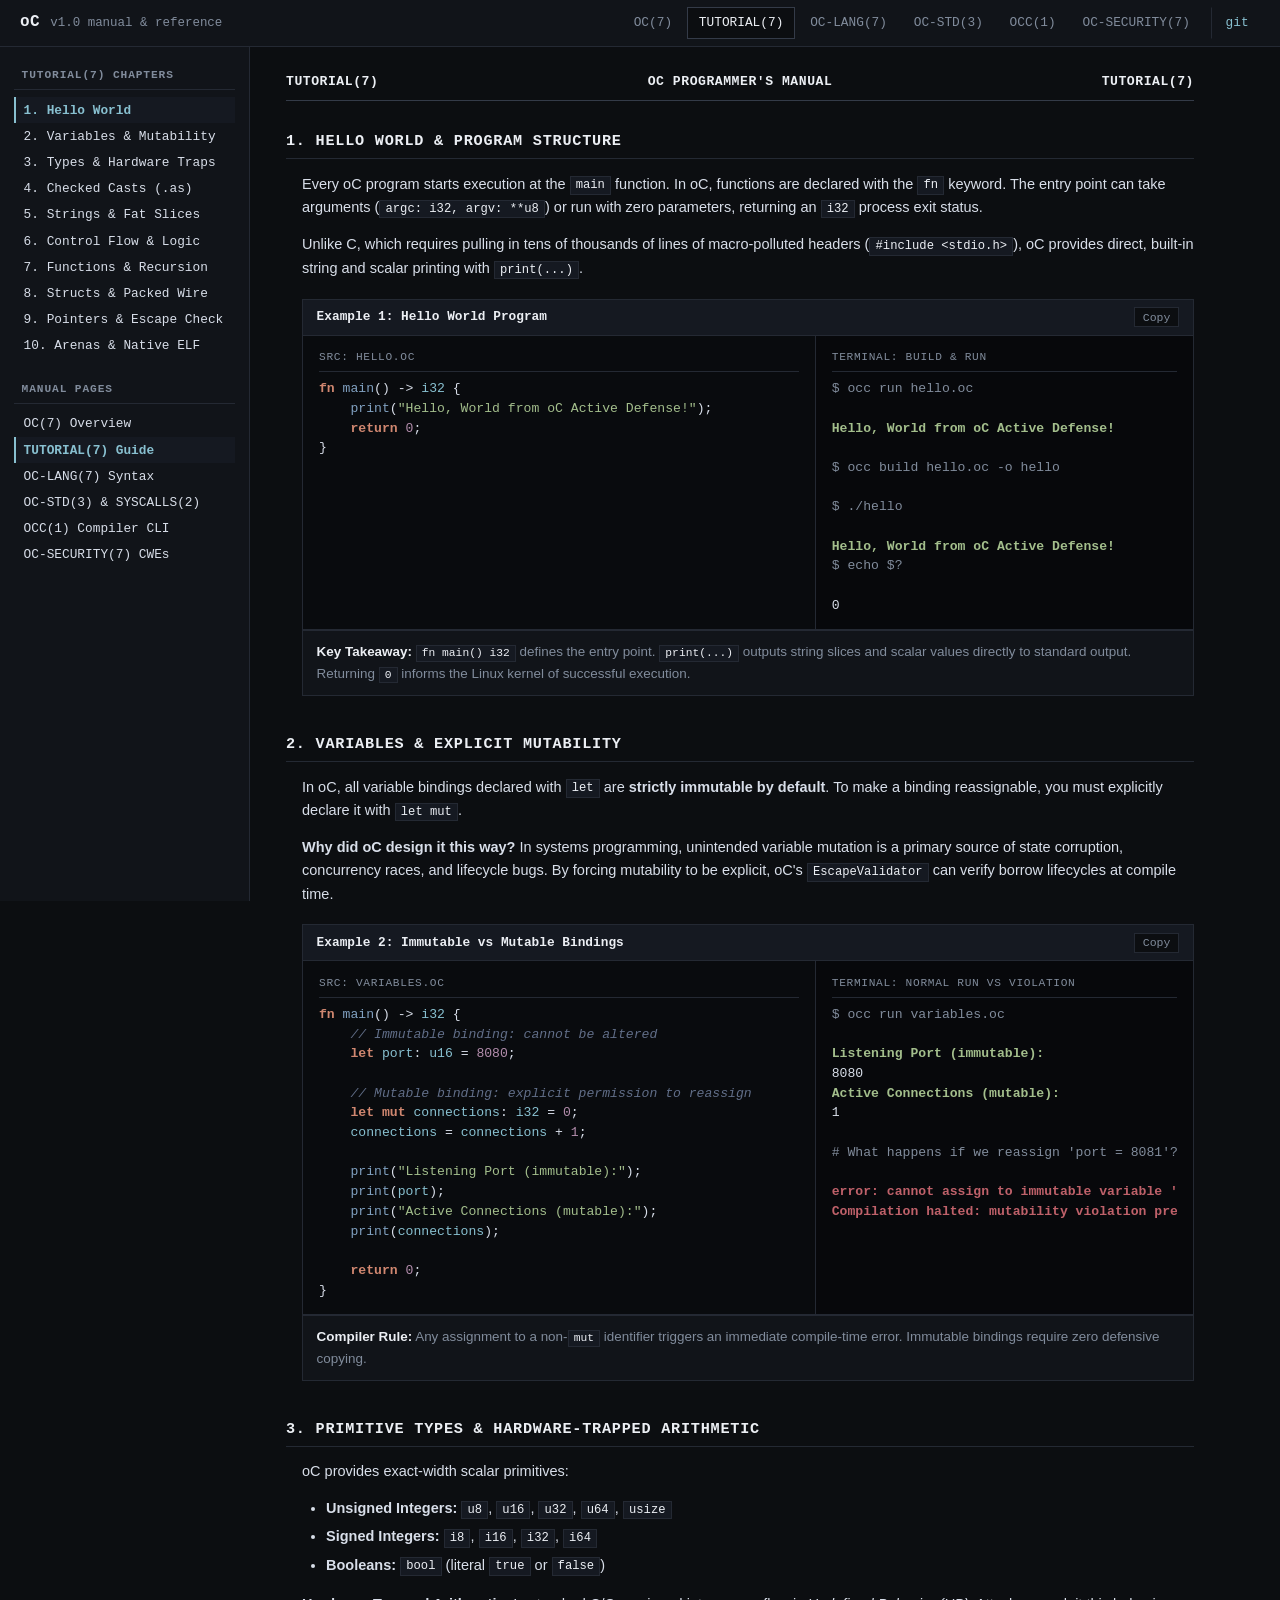
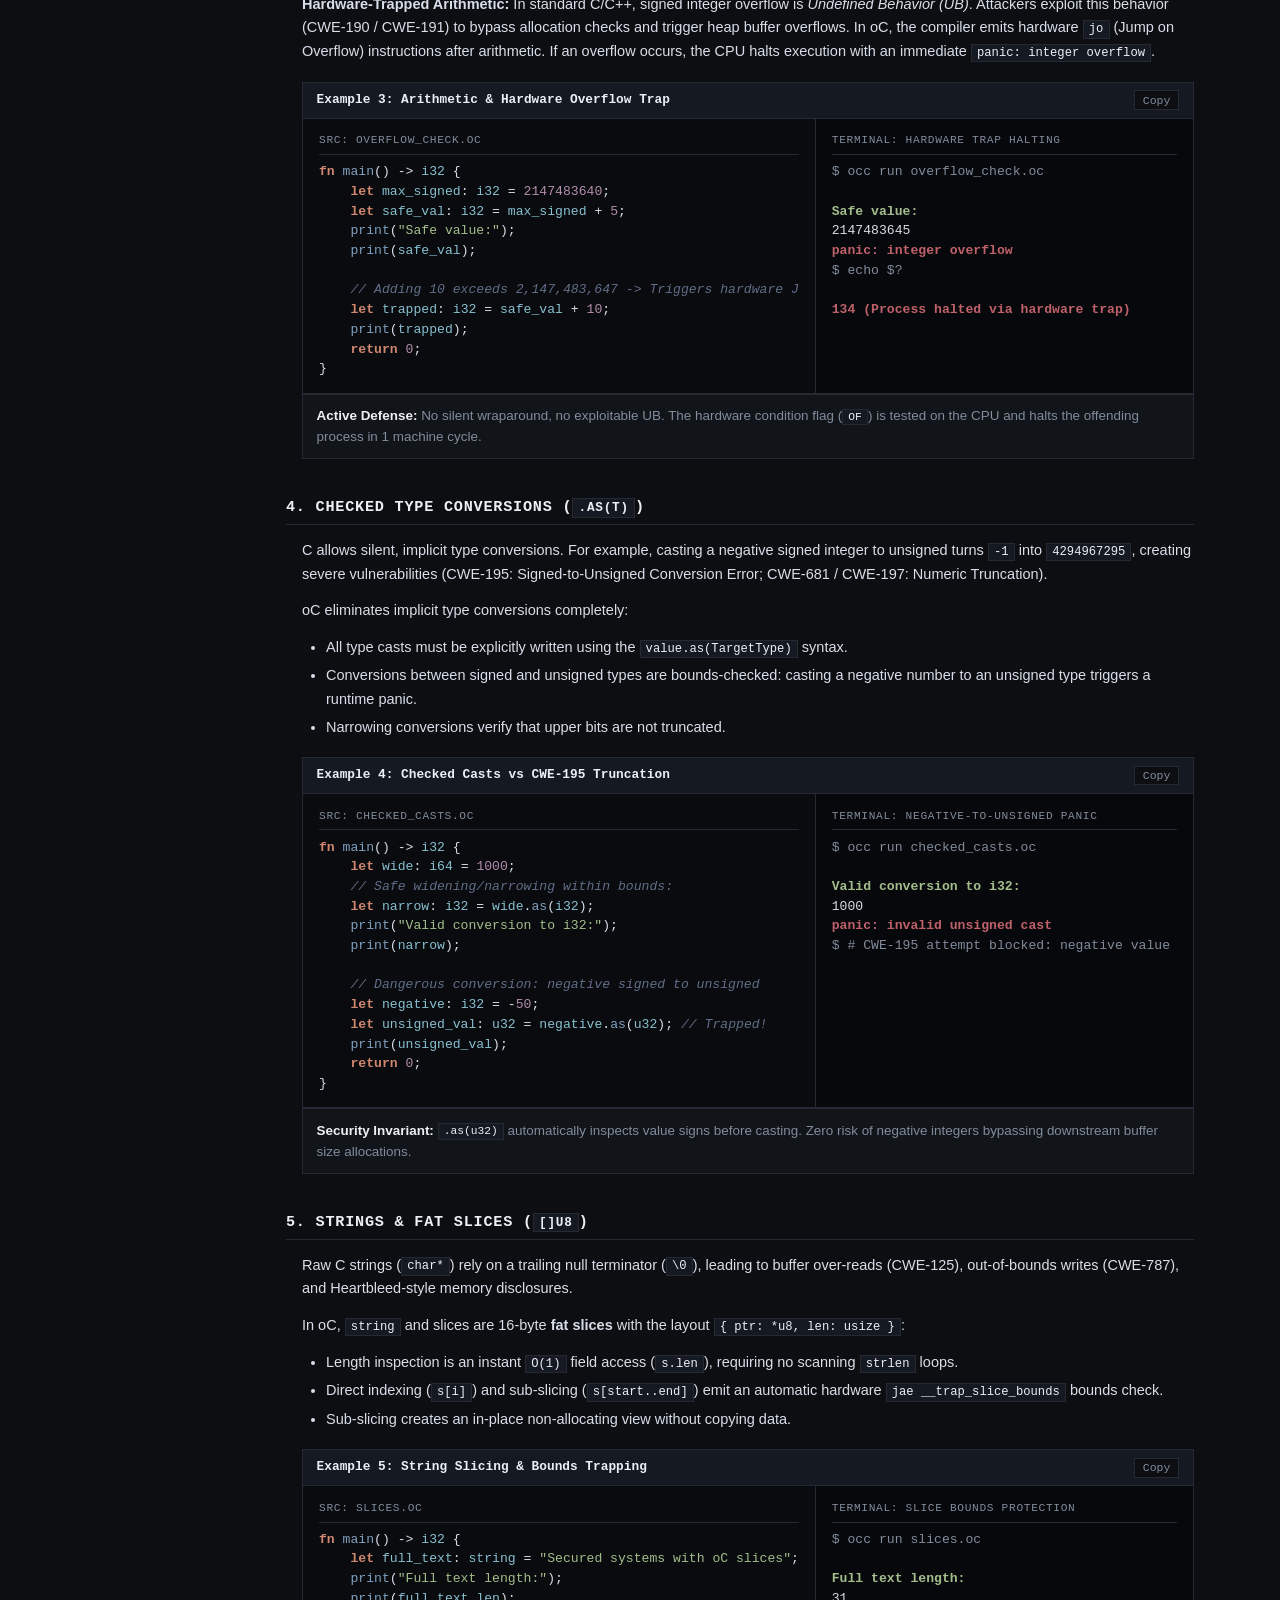
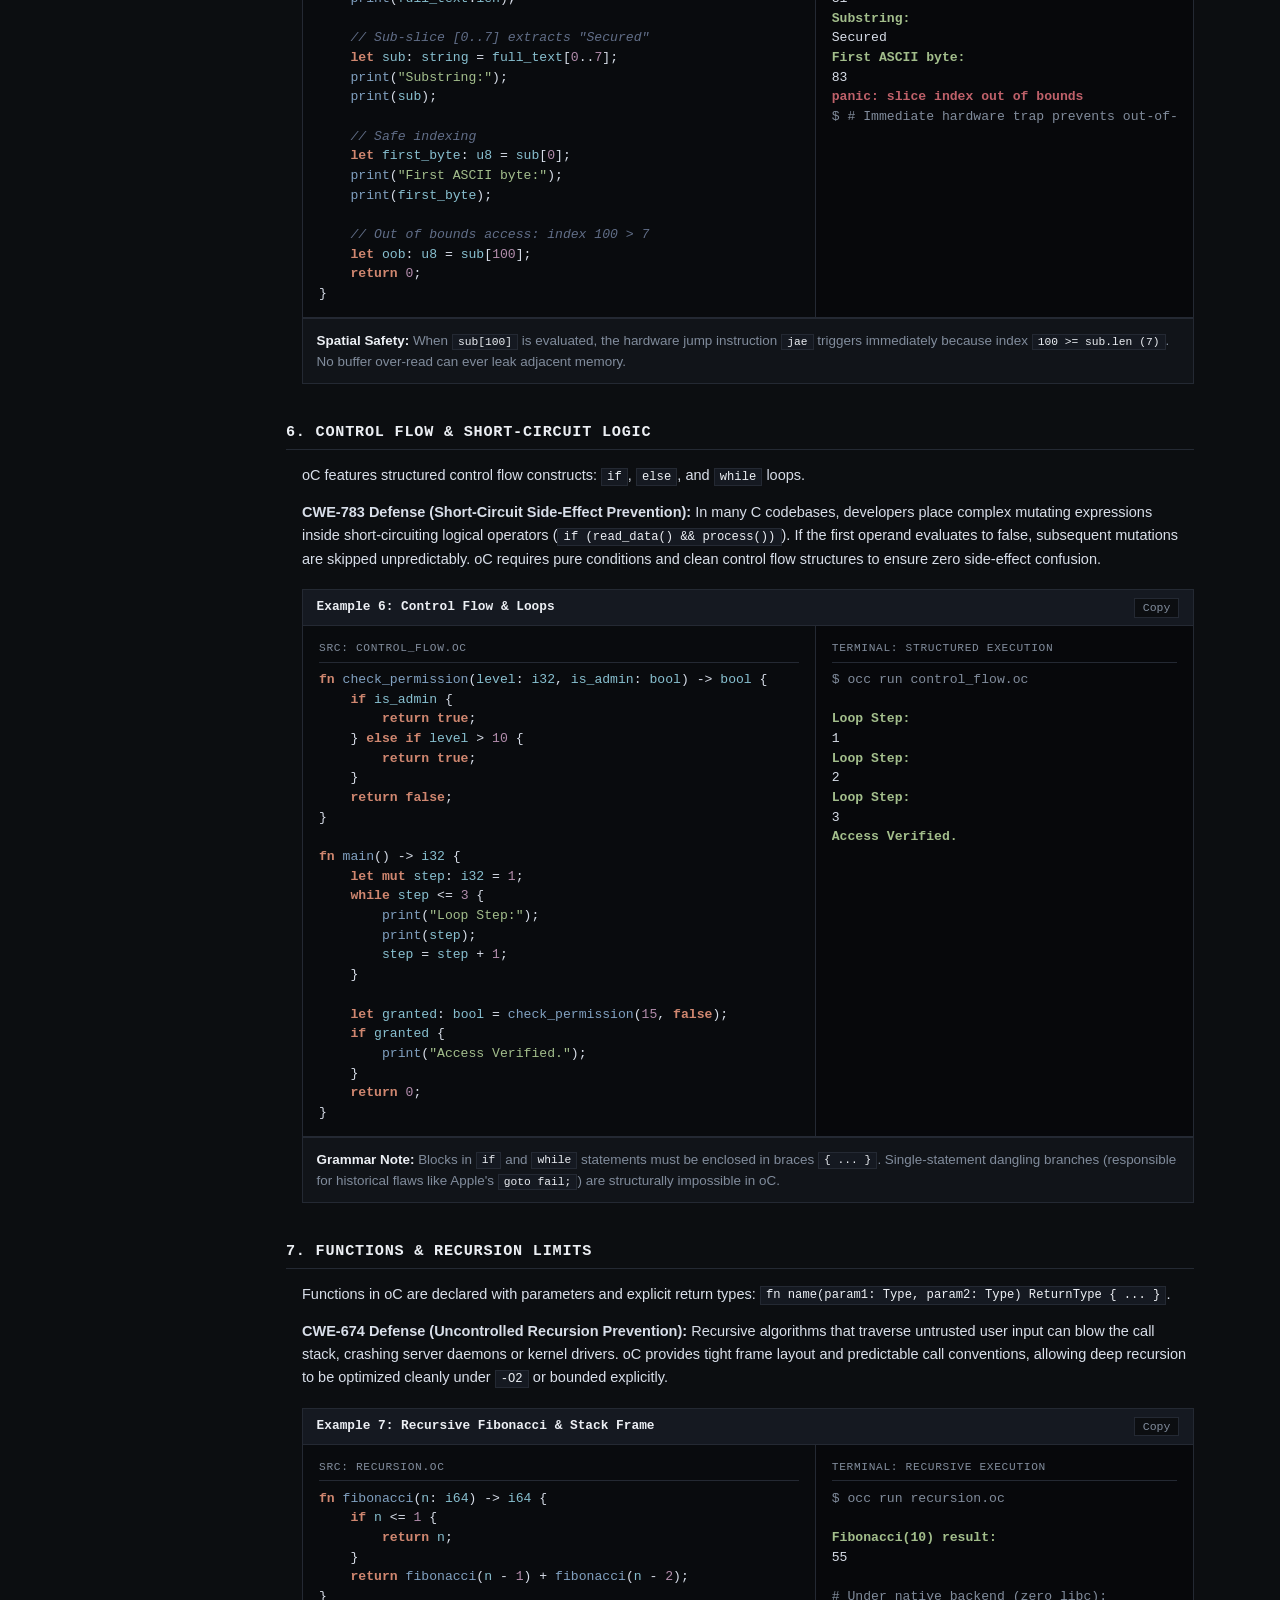
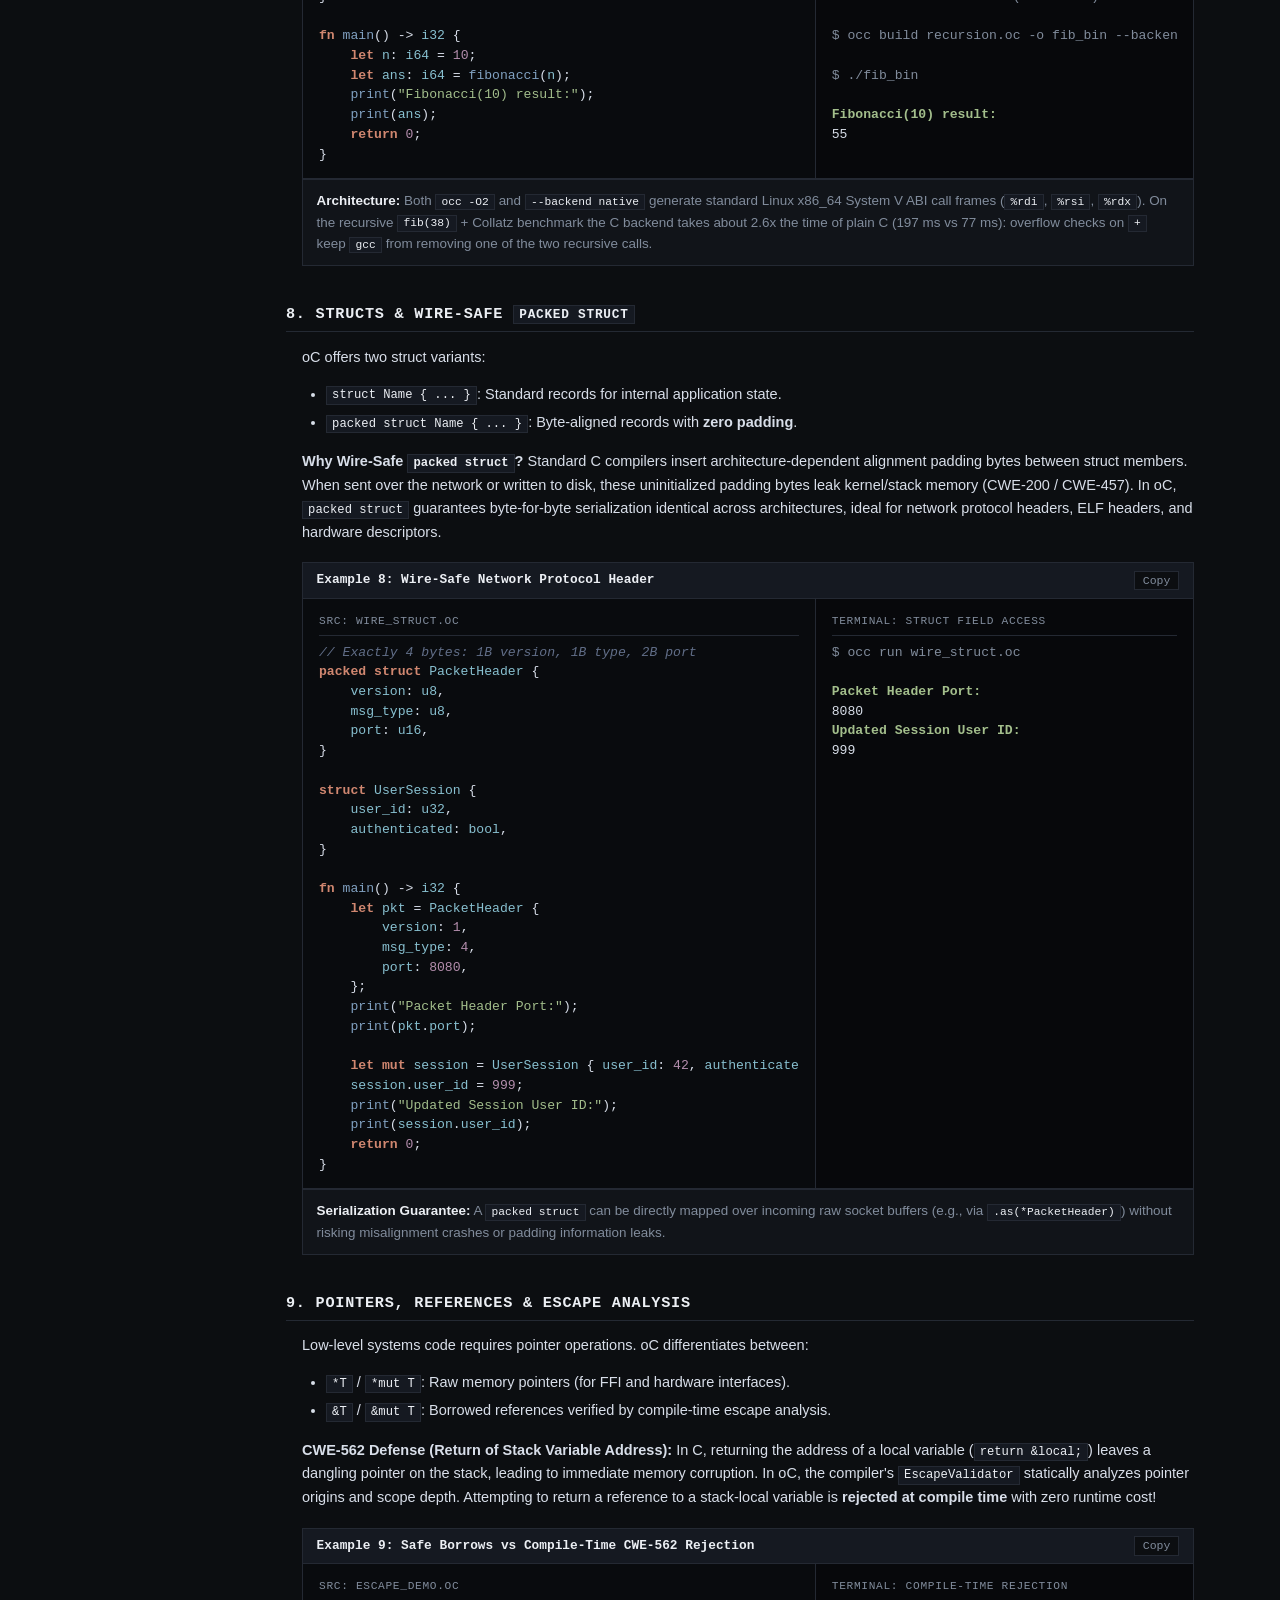
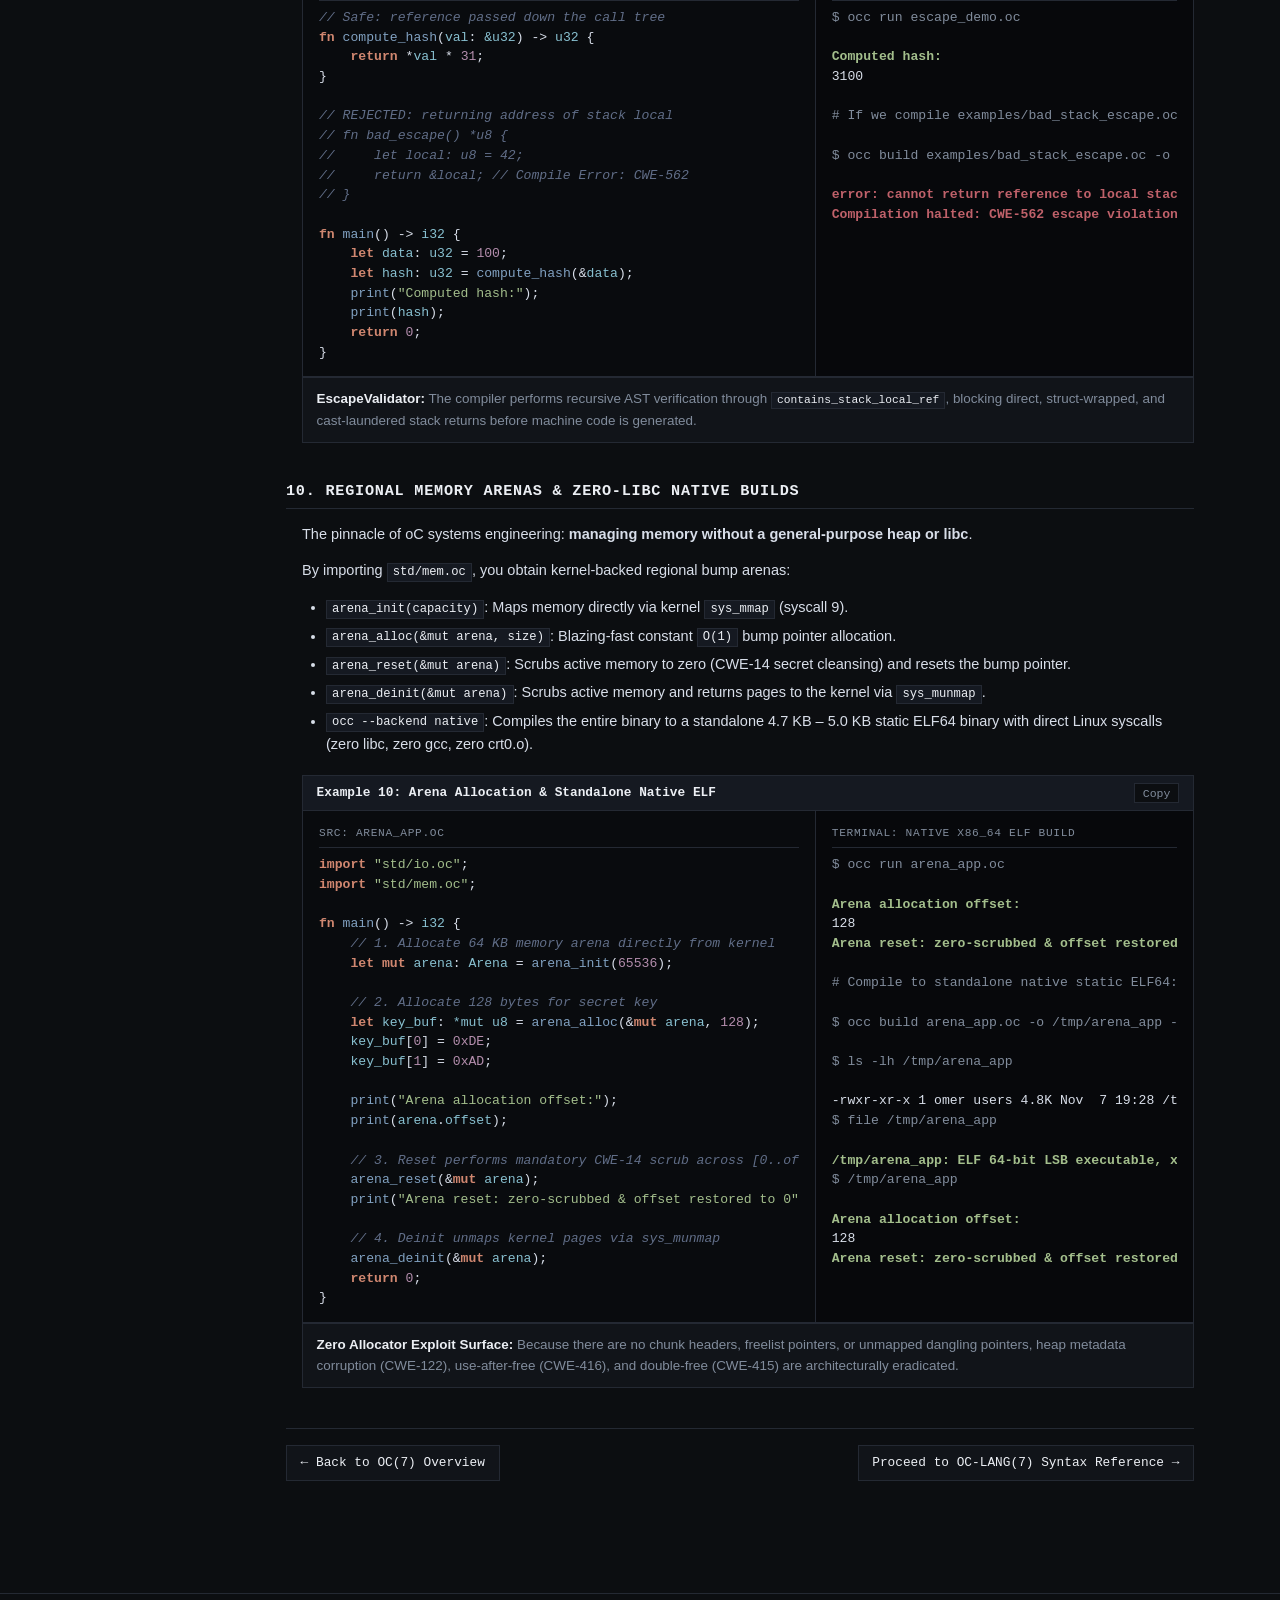
<file: docs/tutorial.html>
<!DOCTYPE html>
<html lang="en">
<head>
  <meta charset="UTF-8">
  <meta name="viewport" content="width=device-width, initial-scale=1.0">
  <title>TUTORIAL(7) — Learn oC v1.0 Step-by-Step</title>
  <link rel="stylesheet" href="style.css">
</head>
<body>

  <!-- Top Navigation Bar (Shared Site Contract) -->
    <header class="topbar">
    <div class="topbar-inner">
      <div class="brand">
        <a href="index.html">
          <span class="brand-title">oC</span>
          <span class="brand-sub">v1.0 manual &amp; reference</span>
        </a>
      </div>
      <nav>
        <a href="index.html">OC(7)</a>
        <a href="tutorial.html" class="active">TUTORIAL(7)</a>
        <a href="syntax.html">OC-LANG(7)</a>
        <a href="stdlib.html">OC-STD(3)</a>
        <a href="man-occ.html">OCC(1)</a>
        <a href="security.html">OC-SECURITY(7)</a>
        <a href="https://github.com/Quasiii29/oC" target="_blank" rel="noopener" class="repo-link">git</a>
      </nav>
    </div>
  </header>

  <!-- Two-Column Layout -->
  <div class="layout">
    
    <!-- Left Persistent Navigation Sidebar -->
        <aside class="sidebar">
      <div class="sidebar-group">
        <div class="sidebar-title">TUTORIAL(7) Chapters</div>
        <a href="#lesson-1" class="sidebar-link active">1. Hello World</a>
        <a href="#lesson-2" class="sidebar-link">2. Variables & Mutability</a>
        <a href="#lesson-3" class="sidebar-link">3. Types & Hardware Traps</a>
        <a href="#lesson-4" class="sidebar-link">4. Checked Casts (.as)</a>
        <a href="#lesson-5" class="sidebar-link">5. Strings & Fat Slices</a>
        <a href="#lesson-6" class="sidebar-link">6. Control Flow & Logic</a>
        <a href="#lesson-7" class="sidebar-link">7. Functions & Recursion</a>
        <a href="#lesson-8" class="sidebar-link">8. Structs & Packed Wire</a>
        <a href="#lesson-9" class="sidebar-link">9. Pointers & Escape Check</a>
        <a href="#lesson-10" class="sidebar-link">10. Arenas & Native ELF</a>
      </div>
      <div class="sidebar-group">
        <div class="sidebar-title">Manual Pages</div>
        <a href="index.html" class="sidebar-link">OC(7) Overview</a>
        <a href="tutorial.html" class="sidebar-link active">TUTORIAL(7) Guide</a>
        <a href="syntax.html" class="sidebar-link">OC-LANG(7) Syntax</a>
        <a href="stdlib.html" class="sidebar-link">OC-STD(3) & SYSCALLS(2)</a>
        <a href="man-occ.html" class="sidebar-link">OCC(1) Compiler CLI</a>
        <a href="security.html" class="sidebar-link">OC-SECURITY(7) CWEs</a>
      </div>
    </aside>

    <!-- Main Content Area -->
    <main class="content">

      <div class="man-header">
        <span>TUTORIAL(7)</span>
        <span>oC Programmer's Manual</span>
        <span>TUTORIAL(7)</span>
      </div>

      <!-- ========================================================= -->
      <!-- LESSON 1 -->
      <!-- ========================================================= -->
      <section id="lesson-1" class="man-section">
        <h2>1. Hello World &amp; Program Structure</h2>
        <div class="man-body">
          <p>
            Every oC program starts execution at the <code>main</code> function. In oC, functions are declared with the <code>fn</code> keyword. The entry point can take arguments (<code>argc: i32, argv: **u8</code>) or run with zero parameters, returning an <code>i32</code> process exit status.
          </p>
          <p>
            Unlike C, which requires pulling in tens of thousands of lines of macro-polluted headers (<code>#include &lt;stdio.h&gt;</code>), oC provides direct, built-in string and scalar printing with <code>print(...)</code>.
          </p>

          <div class="example-card">
            <div class="example-header">
              <span class="example-title">Example 1: Hello World Program</span>
              <button class="copy-btn" onclick="copyCode(this)">Copy</button>
            </div>
            <div class="example-grid">
              <div class="code-pane">
                <div class="pane-label">
                  <span>SRC: hello.oc</span>
                  
                </div>
                <pre><code><span class="kw">fn</span> <span class="fn">main</span>() -&gt; <span class="ty">i32</span> {
    <span class="fn">print</span>(<span class="str">"Hello, World from oC Active Defense!"</span>);
    <span class="kw">return</span> <span class="num">0</span>;
}</code></pre>
              </div>

              <div class="output-pane">
                <div class="pane-label">
                  <span>TERMINAL: Build &amp; Run</span>
                  
                </div>
                <pre><code><span class="term-cmd">$ occ run hello.oc</span>
<span class="term-pass">Hello, World from oC Active Defense!</span>

<span class="term-cmd">$ occ build hello.oc -o hello</span>
<span class="term-cmd">$ ./hello</span>
<span class="term-pass">Hello, World from oC Active Defense!</span>
<span class="term-cmd">$ echo $?</span>
<span class="term-out">0</span></code></pre>
              </div>
            </div>
            <div class="explanation-box">
              <strong>Key Takeaway:</strong> <code>fn main() i32</code> defines the entry point. <code>print(...)</code> outputs string slices and scalar values directly to standard output. Returning <code>0</code> informs the Linux kernel of successful execution.
            </div>
          </div>
        </div>
      </section>

      <!-- ========================================================= -->
      <!-- LESSON 2 -->
      <!-- ========================================================= -->
      <section id="lesson-2" class="man-section">
        <h2>2. Variables &amp; Explicit Mutability</h2>
        <div class="man-body">
          <p>
            In oC, all variable bindings declared with <code>let</code> are <strong>strictly immutable by default</strong>. To make a binding reassignable, you must explicitly declare it with <code>let mut</code>.
          </p>
          <p>
            <strong>Why did oC design it this way?</strong> In systems programming, unintended variable mutation is a primary source of state corruption, concurrency races, and lifecycle bugs. By forcing mutability to be explicit, oC's <code>EscapeValidator</code> can verify borrow lifecycles at compile time.
          </p>

          <div class="example-card">
            <div class="example-header">
              <span class="example-title">Example 2: Immutable vs Mutable Bindings</span>
              <button class="copy-btn" onclick="copyCode(this)">Copy</button>
            </div>
            <div class="example-grid">
              <div class="code-pane">
                <div class="pane-label">
                  <span>SRC: variables.oc</span>
                  
                </div>
                <pre><code><span class="kw">fn</span> <span class="fn">main</span>() -&gt; <span class="ty">i32</span> {
    <span class="cm">// Immutable binding: cannot be altered</span>
    <span class="kw">let</span> <span class="ty">port</span>: <span class="ty">u16</span> = <span class="num">8080</span>;

    <span class="cm">// Mutable binding: explicit permission to reassign</span>
    <span class="kw">let mut</span> <span class="ty">connections</span>: <span class="ty">i32</span> = <span class="num">0</span>;
    <span class="ty">connections</span> = <span class="ty">connections</span> + <span class="num">1</span>;

    <span class="fn">print</span>(<span class="str">"Listening Port (immutable):"</span>);
    <span class="fn">print</span>(<span class="ty">port</span>);
    <span class="fn">print</span>(<span class="str">"Active Connections (mutable):"</span>);
    <span class="fn">print</span>(<span class="ty">connections</span>);

    <span class="kw">return</span> <span class="num">0</span>;
}</code></pre>
              </div>

              <div class="output-pane">
                <div class="pane-label">
                  <span>TERMINAL: Normal Run vs Violation</span>
                  
                </div>
                <pre><code><span class="term-cmd">$ occ run variables.oc</span>
<span class="term-pass">Listening Port (immutable):</span>
<span class="term-out">8080</span>
<span class="term-pass">Active Connections (mutable):</span>
<span class="term-out">1</span>

<span class="term-cmd"># What happens if we reassign 'port = 8081'?</span>
<span class="term-trap">error: cannot assign to immutable variable 'port'</span>
<span class="term-trap">Compilation halted: mutability violation prevented.</span></code></pre>
              </div>
            </div>
            <div class="explanation-box">
              <strong>Compiler Rule:</strong> Any assignment to a non-<code>mut</code> identifier triggers an immediate compile-time error. Immutable bindings require zero defensive copying.
            </div>
          </div>
        </div>
      </section>

      <!-- ========================================================= -->
      <!-- LESSON 3 -->
      <!-- ========================================================= -->
      <section id="lesson-3" class="man-section">
        <h2>3. Primitive Types &amp; Hardware-Trapped Arithmetic</h2>
        <div class="man-body">
          <p>
            oC provides exact-width scalar primitives:
          </p>
          <ul>
            <li><strong>Unsigned Integers:</strong> <code>u8</code>, <code>u16</code>, <code>u32</code>, <code>u64</code>, <code>usize</code></li>
            <li><strong>Signed Integers:</strong> <code>i8</code>, <code>i16</code>, <code>i32</code>, <code>i64</code></li>
            <li><strong>Booleans:</strong> <code>bool</code> (literal <code>true</code> or <code>false</code>)</li>
          </ul>
          <p>
            <strong>Hardware-Trapped Arithmetic:</strong> In standard C/C++, signed integer overflow is <em>Undefined Behavior (UB)</em>. Attackers exploit this behavior (CWE-190 / CWE-191) to bypass allocation checks and trigger heap buffer overflows. In oC, the compiler emits hardware <code>jo</code> (Jump on Overflow) instructions after arithmetic. If an overflow occurs, the CPU halts execution with an immediate <code>panic: integer overflow</code>.
          </p>

          <div class="example-card">
            <div class="example-header">
              <span class="example-title">Example 3: Arithmetic &amp; Hardware Overflow Trap</span>
              <button class="copy-btn" onclick="copyCode(this)">Copy</button>
            </div>
            <div class="example-grid">
              <div class="code-pane">
                <div class="pane-label">
                  <span>SRC: overflow_check.oc</span>
                  
                </div>
                <pre><code><span class="kw">fn</span> <span class="fn">main</span>() -&gt; <span class="ty">i32</span> {
    <span class="kw">let</span> <span class="ty">max_signed</span>: <span class="ty">i32</span> = <span class="num">2147483640</span>;
    <span class="kw">let</span> <span class="ty">safe_val</span>: <span class="ty">i32</span> = <span class="ty">max_signed</span> + <span class="num">5</span>;
    <span class="fn">print</span>(<span class="str">"Safe value:"</span>);
    <span class="fn">print</span>(<span class="ty">safe_val</span>);

    <span class="cm">// Adding 10 exceeds 2,147,483,647 -> Triggers hardware JO</span>
    <span class="kw">let</span> <span class="ty">trapped</span>: <span class="ty">i32</span> = <span class="ty">safe_val</span> + <span class="num">10</span>;
    <span class="fn">print</span>(<span class="ty">trapped</span>);
    <span class="kw">return</span> <span class="num">0</span>;
}</code></pre>
              </div>

              <div class="output-pane">
                <div class="pane-label">
                  <span>TERMINAL: Hardware Trap Halting</span>
                  
                </div>
                <pre><code><span class="term-cmd">$ occ run overflow_check.oc</span>
<span class="term-pass">Safe value:</span>
<span class="term-out">2147483645</span>
<span class="term-trap">panic: integer overflow</span>
<span class="term-cmd">$ echo $?</span>
<span class="term-trap">134 (Process halted via hardware trap)</span></code></pre>
              </div>
            </div>
            <div class="explanation-box">
              <strong>Active Defense:</strong> No silent wraparound, no exploitable UB. The hardware condition flag (<code>OF</code>) is tested on the CPU and halts the offending process in 1 machine cycle.
            </div>
          </div>
        </div>
      </section>

      <!-- ========================================================= -->
      <!-- LESSON 4 -->
      <!-- ========================================================= -->
      <section id="lesson-4" class="man-section">
        <h2>4. Checked Type Conversions (<code>.as(T)</code>)</h2>
        <div class="man-body">
          <p>
            C allows silent, implicit type conversions. For example, casting a negative signed integer to unsigned turns <code>-1</code> into <code>4294967295</code>, creating severe vulnerabilities (CWE-195: Signed-to-Unsigned Conversion Error; CWE-681 / CWE-197: Numeric Truncation).
          </p>
          <p>
            oC eliminates implicit type conversions completely:
          </p>
          <ul>
            <li>All type casts must be explicitly written using the <code>value.as(TargetType)</code> syntax.</li>
            <li>Conversions between signed and unsigned types are bounds-checked: casting a negative number to an unsigned type triggers a runtime panic.</li>
            <li>Narrowing conversions verify that upper bits are not truncated.</li>
          </ul>

          <div class="example-card">
            <div class="example-header">
              <span class="example-title">Example 4: Checked Casts vs CWE-195 Truncation</span>
              <button class="copy-btn" onclick="copyCode(this)">Copy</button>
            </div>
            <div class="example-grid">
              <div class="code-pane">
                <div class="pane-label">
                  <span>SRC: checked_casts.oc</span>
                  
                </div>
                <pre><code><span class="kw">fn</span> <span class="fn">main</span>() -&gt; <span class="ty">i32</span> {
    <span class="kw">let</span> <span class="ty">wide</span>: <span class="ty">i64</span> = <span class="num">1000</span>;
    <span class="cm">// Safe widening/narrowing within bounds:</span>
    <span class="kw">let</span> <span class="ty">narrow</span>: <span class="ty">i32</span> = <span class="ty">wide</span>.<span class="fn">as</span>(<span class="ty">i32</span>);
    <span class="fn">print</span>(<span class="str">"Valid conversion to i32:"</span>);
    <span class="fn">print</span>(<span class="ty">narrow</span>);

    <span class="cm">// Dangerous conversion: negative signed to unsigned</span>
    <span class="kw">let</span> <span class="ty">negative</span>: <span class="ty">i32</span> = -<span class="num">50</span>;
    <span class="kw">let</span> <span class="ty">unsigned_val</span>: <span class="ty">u32</span> = <span class="ty">negative</span>.<span class="fn">as</span>(<span class="ty">u32</span>); <span class="cm">// Trapped!</span>
    <span class="fn">print</span>(<span class="ty">unsigned_val</span>);
    <span class="kw">return</span> <span class="num">0</span>;
}</code></pre>
              </div>

              <div class="output-pane">
                <div class="pane-label">
                  <span>TERMINAL: Negative-to-Unsigned Panic</span>
                  
                </div>
                <pre><code><span class="term-cmd">$ occ run checked_casts.oc</span>
<span class="term-pass">Valid conversion to i32:</span>
<span class="term-out">1000</span>
<span class="term-trap">panic: invalid unsigned cast</span>
<span class="term-cmd">$ # CWE-195 attempt blocked: negative value rejected from unsigned cast</span></code></pre>
              </div>
            </div>
            <div class="explanation-box">
              <strong>Security Invariant:</strong> <code>.as(u32)</code> automatically inspects value signs before casting. Zero risk of negative integers bypassing downstream buffer size allocations.
            </div>
          </div>
        </div>
      </section>

      <!-- ========================================================= -->
      <!-- LESSON 5 -->
      <!-- ========================================================= -->
      <section id="lesson-5" class="man-section">
        <h2>5. Strings &amp; Fat Slices (<code>[]u8</code>)</h2>
        <div class="man-body">
          <p>
            Raw C strings (<code>char*</code>) rely on a trailing null terminator (<code>\0</code>), leading to buffer over-reads (CWE-125), out-of-bounds writes (CWE-787), and Heartbleed-style memory disclosures.
          </p>
          <p>
            In oC, <code>string</code> and slices are 16-byte <strong>fat slices</strong> with the layout <code>{ ptr: *u8, len: usize }</code>:
          </p>
          <ul>
            <li>Length inspection is an instant <code>O(1)</code> field access (<code>s.len</code>), requiring no scanning <code>strlen</code> loops.</li>
            <li>Direct indexing (<code>s[i]</code>) and sub-slicing (<code>s[start..end]</code>) emit an automatic hardware <code>jae __trap_slice_bounds</code> bounds check.</li>
            <li>Sub-slicing creates an in-place non-allocating view without copying data.</li>
          </ul>

          <div class="example-card">
            <div class="example-header">
              <span class="example-title">Example 5: String Slicing &amp; Bounds Trapping</span>
              <button class="copy-btn" onclick="copyCode(this)">Copy</button>
            </div>
            <div class="example-grid">
              <div class="code-pane">
                <div class="pane-label">
                  <span>SRC: slices.oc</span>
                  
                </div>
                <pre><code><span class="kw">fn</span> <span class="fn">main</span>() -&gt; <span class="ty">i32</span> {
    <span class="kw">let</span> <span class="ty">full_text</span>: <span class="ty">string</span> = <span class="str">"Secured systems with oC slices"</span>;
    <span class="fn">print</span>(<span class="str">"Full text length:"</span>);
    <span class="fn">print</span>(<span class="ty">full_text</span>.<span class="ty">len</span>);

    <span class="cm">// Sub-slice [0..7] extracts "Secured"</span>
    <span class="kw">let</span> <span class="ty">sub</span>: <span class="ty">string</span> = <span class="ty">full_text</span>[<span class="num">0</span>..<span class="num">7</span>];
    <span class="fn">print</span>(<span class="str">"Substring:"</span>);
    <span class="fn">print</span>(<span class="ty">sub</span>);

    <span class="cm">// Safe indexing</span>
    <span class="kw">let</span> <span class="ty">first_byte</span>: <span class="ty">u8</span> = <span class="ty">sub</span>[<span class="num">0</span>];
    <span class="fn">print</span>(<span class="str">"First ASCII byte:"</span>);
    <span class="fn">print</span>(<span class="ty">first_byte</span>);

    <span class="cm">// Out of bounds access: index 100 > 7</span>
    <span class="kw">let</span> <span class="ty">oob</span>: <span class="ty">u8</span> = <span class="ty">sub</span>[<span class="num">100</span>];
    <span class="kw">return</span> <span class="num">0</span>;
}</code></pre>
              </div>

              <div class="output-pane">
                <div class="pane-label">
                  <span>TERMINAL: Slice Bounds Protection</span>
                  
                </div>
                <pre><code><span class="term-cmd">$ occ run slices.oc</span>
<span class="term-pass">Full text length:</span>
<span class="term-out">31</span>
<span class="term-pass">Substring:</span>
<span class="term-out">Secured</span>
<span class="term-pass">First ASCII byte:</span>
<span class="term-out">83</span>
<span class="term-trap">panic: slice index out of bounds</span>
<span class="term-cmd">$ # Immediate hardware trap prevents out-of-bounds read</span></code></pre>
              </div>
            </div>
            <div class="explanation-box">
              <strong>Spatial Safety:</strong> When <code>sub[100]</code> is evaluated, the hardware jump instruction <code>jae</code> triggers immediately because index <code>100 &gt;= sub.len (7)</code>. No buffer over-read can ever leak adjacent memory.
            </div>
          </div>
        </div>
      </section>

      <!-- ========================================================= -->
      <!-- LESSON 6 -->
      <!-- ========================================================= -->
      <section id="lesson-6" class="man-section">
        <h2>6. Control Flow &amp; Short-Circuit Logic</h2>
        <div class="man-body">
          <p>
            oC features structured control flow constructs: <code>if</code>, <code>else</code>, and <code>while</code> loops.
          </p>
          <p>
            <strong>CWE-783 Defense (Short-Circuit Side-Effect Prevention):</strong> In many C codebases, developers place complex mutating expressions inside short-circuiting logical operators (<code>if (read_data() &amp;&amp; process())</code>). If the first operand evaluates to false, subsequent mutations are skipped unpredictably. oC requires pure conditions and clean control flow structures to ensure zero side-effect confusion.
          </p>

          <div class="example-card">
            <div class="example-header">
              <span class="example-title">Example 6: Control Flow &amp; Loops</span>
              <button class="copy-btn" onclick="copyCode(this)">Copy</button>
            </div>
            <div class="example-grid">
              <div class="code-pane">
                <div class="pane-label">
                  <span>SRC: control_flow.oc</span>
                  
                </div>
                <pre><code><span class="kw">fn</span> <span class="fn">check_permission</span>(<span class="ty">level</span>: <span class="ty">i32</span>, <span class="ty">is_admin</span>: <span class="ty">bool</span>) -&gt; <span class="ty">bool</span> {
    <span class="kw">if</span> <span class="ty">is_admin</span> {
        <span class="kw">return</span> <span class="kw">true</span>;
    } <span class="kw">else if</span> <span class="ty">level</span> &gt; <span class="num">10</span> {
        <span class="kw">return</span> <span class="kw">true</span>;
    }
    <span class="kw">return</span> <span class="kw">false</span>;
}

<span class="kw">fn</span> <span class="fn">main</span>() -&gt; <span class="ty">i32</span> {
    <span class="kw">let mut</span> <span class="ty">step</span>: <span class="ty">i32</span> = <span class="num">1</span>;
    <span class="kw">while</span> <span class="ty">step</span> &lt;= <span class="num">3</span> {
        <span class="fn">print</span>(<span class="str">"Loop Step:"</span>);
        <span class="fn">print</span>(<span class="ty">step</span>);
        <span class="ty">step</span> = <span class="ty">step</span> + <span class="num">1</span>;
    }

    <span class="kw">let</span> <span class="ty">granted</span>: <span class="ty">bool</span> = <span class="fn">check_permission</span>(<span class="num">15</span>, <span class="kw">false</span>);
    <span class="kw">if</span> <span class="ty">granted</span> {
        <span class="fn">print</span>(<span class="str">"Access Verified."</span>);
    }
    <span class="kw">return</span> <span class="num">0</span>;
}</code></pre>
              </div>

              <div class="output-pane">
                <div class="pane-label">
                  <span>TERMINAL: Structured Execution</span>
                  
                </div>
                <pre><code><span class="term-cmd">$ occ run control_flow.oc</span>
<span class="term-pass">Loop Step:</span>
<span class="term-out">1</span>
<span class="term-pass">Loop Step:</span>
<span class="term-out">2</span>
<span class="term-pass">Loop Step:</span>
<span class="term-out">3</span>
<span class="term-pass">Access Verified.</span></code></pre>
              </div>
            </div>
            <div class="explanation-box">
              <strong>Grammar Note:</strong> Blocks in <code>if</code> and <code>while</code> statements must be enclosed in braces <code>{ ... }</code>. Single-statement dangling branches (responsible for historical flaws like Apple's <code>goto fail;</code>) are structurally impossible in oC.
            </div>
          </div>
        </div>
      </section>

      <!-- ========================================================= -->
      <!-- LESSON 7 -->
      <!-- ========================================================= -->
      <section id="lesson-7" class="man-section">
        <h2>7. Functions &amp; Recursion Limits</h2>
        <div class="man-body">
          <p>
            Functions in oC are declared with parameters and explicit return types:
            <code>fn name(param1: Type, param2: Type) ReturnType { ... }</code>.
          </p>
          <p>
            <strong>CWE-674 Defense (Uncontrolled Recursion Prevention):</strong> Recursive algorithms that traverse untrusted user input can blow the call stack, crashing server daemons or kernel drivers. oC provides tight frame layout and predictable call conventions, allowing deep recursion to be optimized cleanly under <code>-O2</code> or bounded explicitly.
          </p>

          <div class="example-card">
            <div class="example-header">
              <span class="example-title">Example 7: Recursive Fibonacci &amp; Stack Frame</span>
              <button class="copy-btn" onclick="copyCode(this)">Copy</button>
            </div>
            <div class="example-grid">
              <div class="code-pane">
                <div class="pane-label">
                  <span>SRC: recursion.oc</span>
                  
                </div>
                <pre><code><span class="kw">fn</span> <span class="fn">fibonacci</span>(<span class="ty">n</span>: <span class="ty">i64</span>) -&gt; <span class="ty">i64</span> {
    <span class="kw">if</span> <span class="ty">n</span> &lt;= <span class="num">1</span> {
        <span class="kw">return</span> <span class="ty">n</span>;
    }
    <span class="kw">return</span> <span class="fn">fibonacci</span>(<span class="ty">n</span> - <span class="num">1</span>) + <span class="fn">fibonacci</span>(<span class="ty">n</span> - <span class="num">2</span>);
}

<span class="kw">fn</span> <span class="fn">main</span>() -&gt; <span class="ty">i32</span> {
    <span class="kw">let</span> <span class="ty">n</span>: <span class="ty">i64</span> = <span class="num">10</span>;
    <span class="kw">let</span> <span class="ty">ans</span>: <span class="ty">i64</span> = <span class="fn">fibonacci</span>(<span class="ty">n</span>);
    <span class="fn">print</span>(<span class="str">"Fibonacci(10) result:"</span>);
    <span class="fn">print</span>(<span class="ty">ans</span>);
    <span class="kw">return</span> <span class="num">0</span>;
}</code></pre>
              </div>

              <div class="output-pane">
                <div class="pane-label">
                  <span>TERMINAL: Recursive Execution</span>
                  
                </div>
                <pre><code><span class="term-cmd">$ occ run recursion.oc</span>
<span class="term-pass">Fibonacci(10) result:</span>
<span class="term-out">55</span>

<span class="term-cmd"># Under native backend (zero libc):</span>
<span class="term-cmd">$ occ build recursion.oc -o fib_bin --backend native</span>
<span class="term-cmd">$ ./fib_bin</span>
<span class="term-pass">Fibonacci(10) result:</span>
<span class="term-out">55</span></code></pre>
              </div>
            </div>
            <div class="explanation-box">
              <strong>Architecture:</strong> Both <code>occ -O2</code> and <code>--backend native</code> generate standard Linux x86_64 System V ABI call frames (<code>%rdi</code>, <code>%rsi</code>, <code>%rdx</code>). On the recursive <code>fib(38)</code> + Collatz benchmark the C backend takes about 2.6x the time of plain C (197 ms vs 77 ms): overflow checks on <code>+</code> keep <code>gcc</code> from removing one of the two recursive calls.
            </div>
          </div>
        </div>
      </section>

      <!-- ========================================================= -->
      <!-- LESSON 8 -->
      <!-- ========================================================= -->
      <section id="lesson-8" class="man-section">
        <h2>8. Structs &amp; Wire-Safe <code>packed struct</code></h2>
        <div class="man-body">
          <p>
            oC offers two struct variants:
          </p>
          <ul>
            <li><code>struct Name { ... }</code>: Standard records for internal application state.</li>
            <li><code>packed struct Name { ... }</code>: Byte-aligned records with <strong>zero padding</strong>.</li>
          </ul>
          <p>
            <strong>Why Wire-Safe <code>packed struct</code>?</strong> Standard C compilers insert architecture-dependent alignment padding bytes between struct members. When sent over the network or written to disk, these uninitialized padding bytes leak kernel/stack memory (CWE-200 / CWE-457). In oC, <code>packed struct</code> guarantees byte-for-byte serialization identical across architectures, ideal for network protocol headers, ELF headers, and hardware descriptors.
          </p>

          <div class="example-card">
            <div class="example-header">
              <span class="example-title">Example 8: Wire-Safe Network Protocol Header</span>
              <button class="copy-btn" onclick="copyCode(this)">Copy</button>
            </div>
            <div class="example-grid">
              <div class="code-pane">
                <div class="pane-label">
                  <span>SRC: wire_struct.oc</span>
                  
                </div>
                <pre><code><span class="cm">// Exactly 4 bytes: 1B version, 1B type, 2B port</span>
<span class="kw">packed struct</span> <span class="ty">PacketHeader</span> {
    <span class="ty">version</span>: <span class="ty">u8</span>,
    <span class="ty">msg_type</span>: <span class="ty">u8</span>,
    <span class="ty">port</span>: <span class="ty">u16</span>,
}

<span class="kw">struct</span> <span class="ty">UserSession</span> {
    <span class="ty">user_id</span>: <span class="ty">u32</span>,
    <span class="ty">authenticated</span>: <span class="ty">bool</span>,
}

<span class="kw">fn</span> <span class="fn">main</span>() -&gt; <span class="ty">i32</span> {
    <span class="kw">let</span> <span class="ty">pkt</span> = <span class="ty">PacketHeader</span> {
        <span class="ty">version</span>: <span class="num">1</span>,
        <span class="ty">msg_type</span>: <span class="num">4</span>,
        <span class="ty">port</span>: <span class="num">8080</span>,
    };
    <span class="fn">print</span>(<span class="str">"Packet Header Port:"</span>);
    <span class="fn">print</span>(<span class="ty">pkt</span>.<span class="ty">port</span>);

    <span class="kw">let mut</span> <span class="ty">session</span> = <span class="ty">UserSession</span> { <span class="ty">user_id</span>: <span class="num">42</span>, <span class="ty">authenticated</span>: <span class="kw">true</span> };
    <span class="ty">session</span>.<span class="ty">user_id</span> = <span class="num">999</span>;
    <span class="fn">print</span>(<span class="str">"Updated Session User ID:"</span>);
    <span class="fn">print</span>(<span class="ty">session</span>.<span class="ty">user_id</span>);
    <span class="kw">return</span> <span class="num">0</span>;
}</code></pre>
              </div>

              <div class="output-pane">
                <div class="pane-label">
                  <span>TERMINAL: Struct Field Access</span>
                  
                </div>
                <pre><code><span class="term-cmd">$ occ run wire_struct.oc</span>
<span class="term-pass">Packet Header Port:</span>
<span class="term-out">8080</span>
<span class="term-pass">Updated Session User ID:</span>
<span class="term-out">999</span></code></pre>
              </div>
            </div>
            <div class="explanation-box">
              <strong>Serialization Guarantee:</strong> A <code>packed struct</code> can be directly mapped over incoming raw socket buffers (e.g., via <code>.as(*PacketHeader)</code>) without risking misalignment crashes or padding information leaks.
            </div>
          </div>
        </div>
      </section>

      <!-- ========================================================= -->
      <!-- LESSON 9 -->
      <!-- ========================================================= -->
      <section id="lesson-9" class="man-section">
        <h2>9. Pointers, References &amp; Escape Analysis</h2>
        <div class="man-body">
          <p>
            Low-level systems code requires pointer operations. oC differentiates between:
          </p>
          <ul>
            <li><code>*T</code> / <code>*mut T</code>: Raw memory pointers (for FFI and hardware interfaces).</li>
            <li><code>&amp;T</code> / <code>&amp;mut T</code>: Borrowed references verified by compile-time escape analysis.</li>
          </ul>
          <p>
            <strong>CWE-562 Defense (Return of Stack Variable Address):</strong> In C, returning the address of a local variable (<code>return &amp;local;</code>) leaves a dangling pointer on the stack, leading to immediate memory corruption. In oC, the compiler's <code>EscapeValidator</code> statically analyzes pointer origins and scope depth. Attempting to return a reference to a stack-local variable is <strong>rejected at compile time</strong> with zero runtime cost!
          </p>

          <div class="example-card">
            <div class="example-header">
              <span class="example-title">Example 9: Safe Borrows vs Compile-Time CWE-562 Rejection</span>
              <button class="copy-btn" onclick="copyCode(this)">Copy</button>
            </div>
            <div class="example-grid">
              <div class="code-pane">
                <div class="pane-label">
                  <span>SRC: escape_demo.oc</span>
                  
                </div>
                <pre><code><span class="cm">// Safe: reference passed down the call tree</span>
<span class="kw">fn</span> <span class="fn">compute_hash</span>(<span class="ty">val</span>: <span class="ty">&amp;u32</span>) -&gt; <span class="ty">u32</span> {
    <span class="kw">return</span> *<span class="ty">val</span> * <span class="num">31</span>;
}

<span class="cm">// REJECTED: returning address of stack local</span>
<span class="cm">// fn bad_escape() *u8 {</span>
<span class="cm">//     let local: u8 = 42;</span>
<span class="cm">//     return &amp;local; // Compile Error: CWE-562</span>
<span class="cm">// }</span>

<span class="kw">fn</span> <span class="fn">main</span>() -&gt; <span class="ty">i32</span> {
    <span class="kw">let</span> <span class="ty">data</span>: <span class="ty">u32</span> = <span class="num">100</span>;
    <span class="kw">let</span> <span class="ty">hash</span>: <span class="ty">u32</span> = <span class="fn">compute_hash</span>(&amp;<span class="ty">data</span>);
    <span class="fn">print</span>(<span class="str">"Computed hash:"</span>);
    <span class="fn">print</span>(<span class="ty">hash</span>);
    <span class="kw">return</span> <span class="num">0</span>;
}</code></pre>
              </div>

              <div class="output-pane">
                <div class="pane-label">
                  <span>TERMINAL: Compile-Time Rejection</span>
                  
                </div>
                <pre><code><span class="term-cmd">$ occ run escape_demo.oc</span>
<span class="term-pass">Computed hash:</span>
<span class="term-out">3100</span>

<span class="term-cmd"># If we compile examples/bad_stack_escape.oc:</span>
<span class="term-cmd">$ occ build examples/bad_stack_escape.oc -o /tmp/bad</span>
<span class="term-trap">error: cannot return reference to local stack variable 'local'</span>
<span class="term-trap">Compilation halted: CWE-562 escape violation.</span></code></pre>
              </div>
            </div>
            <div class="explanation-box">
              <strong>EscapeValidator:</strong> The compiler performs recursive AST verification through <code>contains_stack_local_ref</code>, blocking direct, struct-wrapped, and cast-laundered stack returns before machine code is generated.
            </div>
          </div>
        </div>
      </section>

      <!-- ========================================================= -->
      <!-- LESSON 10 -->
      <!-- ========================================================= -->
      <section id="lesson-10" class="man-section">
        <h2>10. Regional Memory Arenas &amp; Zero-Libc Native Builds</h2>
        <div class="man-body">
          <p>
            The pinnacle of oC systems engineering: <strong>managing memory without a general-purpose heap or libc</strong>.
          </p>
          <p>
            By importing <code>std/mem.oc</code>, you obtain kernel-backed regional bump arenas:
          </p>
          <ul>
            <li><code>arena_init(capacity)</code>: Maps memory directly via kernel <code>sys_mmap</code> (syscall 9).</li>
            <li><code>arena_alloc(&amp;mut arena, size)</code>: Blazing-fast constant <code>O(1)</code> bump pointer allocation.</li>
            <li><code>arena_reset(&amp;mut arena)</code>: Scrubs active memory to zero (CWE-14 secret cleansing) and resets the bump pointer.</li>
            <li><code>arena_deinit(&amp;mut arena)</code>: Scrubs active memory and returns pages to the kernel via <code>sys_munmap</code>.</li>
            <li><code>occ --backend native</code>: Compiles the entire binary to a standalone 4.7 KB – 5.0 KB static ELF64 binary with direct Linux syscalls (zero libc, zero gcc, zero crt0.o).</li>
          </ul>

          <div class="example-card">
            <div class="example-header">
              <span class="example-title">Example 10: Arena Allocation &amp; Standalone Native ELF</span>
              <button class="copy-btn" onclick="copyCode(this)">Copy</button>
            </div>
            <div class="example-grid">
              <div class="code-pane">
                <div class="pane-label">
                  <span>SRC: arena_app.oc</span>
                  
                </div>
                <pre><code><span class="kw">import</span> <span class="str">"std/io.oc"</span>;
<span class="kw">import</span> <span class="str">"std/mem.oc"</span>;

<span class="kw">fn</span> <span class="fn">main</span>() -&gt; <span class="ty">i32</span> {
    <span class="cm">// 1. Allocate 64 KB memory arena directly from kernel</span>
    <span class="kw">let mut</span> <span class="ty">arena</span>: <span class="ty">Arena</span> = <span class="fn">arena_init</span>(<span class="num">65536</span>);

    <span class="cm">// 2. Allocate 128 bytes for secret key</span>
    <span class="kw">let</span> <span class="ty">key_buf</span>: <span class="ty">*mut u8</span> = <span class="fn">arena_alloc</span>(&amp;<span class="kw">mut</span> <span class="ty">arena</span>, <span class="num">128</span>);
    <span class="ty">key_buf</span>[<span class="num">0</span>] = <span class="num">0xDE</span>;
    <span class="ty">key_buf</span>[<span class="num">1</span>] = <span class="num">0xAD</span>;

    <span class="fn">print</span>(<span class="str">"Arena allocation offset:"</span>);
    <span class="fn">print</span>(<span class="ty">arena</span>.<span class="ty">offset</span>);

    <span class="cm">// 3. Reset performs mandatory CWE-14 scrub across [0..offset]</span>
    <span class="fn">arena_reset</span>(&amp;<span class="kw">mut</span> <span class="ty">arena</span>);
    <span class="fn">print</span>(<span class="str">"Arena reset: zero-scrubbed & offset restored to 0"</span>);

    <span class="cm">// 4. Deinit unmaps kernel pages via sys_munmap</span>
    <span class="fn">arena_deinit</span>(&amp;<span class="kw">mut</span> <span class="ty">arena</span>);
    <span class="kw">return</span> <span class="num">0</span>;
}</code></pre>
              </div>

              <div class="output-pane">
                <div class="pane-label">
                  <span>TERMINAL: Native x86_64 ELF Build</span>
                  
                </div>
                <pre><code><span class="term-cmd">$ occ run arena_app.oc</span>
<span class="term-pass">Arena allocation offset:</span>
<span class="term-out">128</span>
<span class="term-pass">Arena reset: zero-scrubbed &amp; offset restored to 0</span>

<span class="term-cmd"># Compile to standalone native static ELF64:</span>
<span class="term-cmd">$ occ build arena_app.oc -o /tmp/arena_app --backend native</span>
<span class="term-cmd">$ ls -lh /tmp/arena_app</span>
<span class="term-out">-rwxr-xr-x 1 omer users 4.8K Nov  7 19:28 /tmp/arena_app</span>
<span class="term-cmd">$ file /tmp/arena_app</span>
<span class="term-pass">/tmp/arena_app: ELF 64-bit LSB executable, x86-64, statically linked</span>
<span class="term-cmd">$ /tmp/arena_app</span>
<span class="term-pass">Arena allocation offset:</span>
<span class="term-out">128</span>
<span class="term-pass">Arena reset: zero-scrubbed &amp; offset restored to 0</span></code></pre>
              </div>
            </div>
            <div class="explanation-box">
              <strong>Zero Allocator Exploit Surface:</strong> Because there are no chunk headers, freelist pointers, or unmapped dangling pointers, heap metadata corruption (CWE-122), use-after-free (CWE-416), and double-free (CWE-415) are architecturally eradicated.
            </div>
          </div>
        </div>
      </section>

      <!-- Bottom Navigation Controls -->
      <div class="lesson-nav">
        <a href="index.html" class="lesson-btn">← Back to OC(7) Overview</a>
        <a href="syntax.html" class="lesson-btn">Proceed to OC-LANG(7) Syntax Reference →</a>
      </div>

    </main>
  </div>

  <footer>
    oC v1.0.3 Systems Programming Language • Step-by-Step Curriculum • Active Defense Systems
  </footer>

  <!-- Interactive Copy Script -->
  <script>
    function copyCode(btn) {
      const card = btn.closest('.example-card');
      const codeEl = card ? card.querySelector('.code-pane code') : null;
      if (!codeEl) return;
      navigator.clipboard.writeText(codeEl.innerText).then(() => {
        const origText = btn.innerHTML;
        btn.innerHTML = '<span>✔</span> Copied!';
        btn.classList.add('copied');
        setTimeout(() => {
          btn.innerHTML = origText;
          btn.classList.remove('copied');
        }, 2000);
      });
    }
  </script>

</body>
</html>
</file>
<file: docs/style.css>
:root {
  --bg: #0c0e11;
  --panel: #111419;
  --panel-alt: #151921;
  --border: #242933;
  --border-strong: #343b48;
  --text: #d8dee9;
  --heading: #eceff4;
  --muted: #818c9c;
  --accent: #88c0d0;
  --pass: #a3be8c;
  --danger: #bf616a;
  --warn: #ebcb8b;
  --code-bg: #090b0e;
  --mono: ui-monospace, SFMono-Regular, "SF Mono", Menlo, Consolas, "Liberation Mono", monospace;
  --sans: -apple-system, BlinkMacSystemFont, "Segoe UI", Roboto, Helvetica, Arial, sans-serif;
}

* {
  box-sizing: border-box;
  margin: 0;
  padding: 0;
}

html {
  scroll-behavior: smooth;
}

body {
  background-color: var(--bg);
  color: var(--text);
  font-family: var(--sans);
  font-size: 14.5px;
  line-height: 1.6;
  min-height: 100vh;
}

/* Strip vibe-coded decorative badges, dots, and marketing hero banners */
.badge,
.example-card-badge,
.defense-badge,
.dot,
.hero,
.grid:has(.stat-card) {
  display: none !important;
}

/* -------------------------------------------------------------
   Top Navigation Bar (.topbar) - Identical Across All 6 Pages
   ------------------------------------------------------------- */
.topbar {
  background: var(--panel);
  border-bottom: 1px solid var(--border);
  position: sticky;
  top: 0;
  z-index: 1000;
  width: 100%;
}

.topbar-inner {
  max-width: 1380px;
  margin: 0 auto;
  height: 46px;
  padding: 0 1.25rem;
  display: flex;
  justify-content: space-between;
  align-items: center;
}

.topbar .brand a {
  display: flex;
  align-items: baseline;
  gap: 0.65rem;
  text-decoration: none;
}

.topbar .brand-title {
  font-family: var(--mono);
  font-size: 1rem;
  font-weight: 700;
  color: var(--heading);
  letter-spacing: 0.02em;
}

.topbar .brand-sub {
  font-family: var(--mono);
  font-size: 0.78rem;
  color: var(--muted);
}

.topbar nav {
  display: flex;
  gap: 0.25rem;
  align-items: center;
}

.topbar nav a {
  color: var(--muted);
  text-decoration: none;
  font-family: var(--mono);
  font-size: 0.8rem;
  padding: 0.3rem 0.65rem;
  border: 1px solid transparent;
}

.topbar nav a:hover {
  color: var(--heading);
  background: var(--panel-alt);
}

.topbar nav a.active {
  color: var(--heading);
  background: var(--bg);
  border-color: var(--border-strong);
}

.topbar nav a.repo-link {
  color: var(--accent);
  border-left: 1px solid var(--border);
  margin-left: 0.35rem;
  padding-left: 0.85rem;
}

/* -------------------------------------------------------------
   Two-Column Technical Layout (.layout = .sidebar + .content)
   ------------------------------------------------------------- */
.layout {
  max-width: 1380px;
  margin: 0 auto;
  display: grid;
  grid-template-columns: 250px minmax(0, 1fr);
  min-height: calc(100vh - 46px);
}

.sidebar {
  background: var(--panel);
  border-right: 1px solid var(--border);
  padding: 1.25rem 0.85rem 2.5rem;
  position: sticky;
  top: 46px;
  height: calc(100vh - 46px);
  overflow-y: auto;
  scrollbar-width: thin;
  scrollbar-color: var(--border) transparent;
}

.sidebar-group {
  margin-bottom: 1.35rem;
}

.sidebar-title,
.sidebar-section-title {
  font-family: var(--mono);
  font-size: 0.7rem;
  text-transform: uppercase;
  letter-spacing: 0.08em;
  color: var(--muted);
  margin: 0 0 0.45rem;
  padding: 0 0.5rem 0.25rem;
  border-bottom: 1px solid var(--border);
  font-weight: 700;
}

.sidebar-nav {
  list-style: none;
}

.sidebar-link,
.sidebar-nav a {
  display: block;
  padding: 0.28rem 0.5rem;
  color: var(--text);
  text-decoration: none;
  font-family: var(--mono);
  font-size: 0.8rem;
  line-height: 1.35;
  border-left: 2px solid transparent;
}

.sidebar-link:hover,
.sidebar-nav a:hover {
  background: var(--panel-alt);
  color: var(--heading);
}

.sidebar-link.active,
.sidebar-nav a.active {
  background: var(--panel-alt);
  color: var(--accent);
  border-left-color: var(--accent);
  font-weight: 600;
}

.content {
  padding: 1.5rem 2.25rem 4rem;
  max-width: 980px;
}

/* -------------------------------------------------------------
   Unix Man-Page Header & Sections
   ------------------------------------------------------------- */
.man-header {
  display: flex;
  justify-content: space-between;
  align-items: center;
  font-family: var(--mono);
  font-size: 0.82rem;
  font-weight: 700;
  color: var(--heading);
  border-bottom: 1px solid var(--border-strong);
  padding-bottom: 0.5rem;
  margin-bottom: 1.75rem;
  text-transform: uppercase;
  letter-spacing: 0.04em;
}

section,
.man-section {
  margin-bottom: 2.25rem;
}

h2,
.man-section h2 {
  font-family: var(--mono);
  font-size: 0.95rem;
  font-weight: 700;
  text-transform: uppercase;
  letter-spacing: 0.05em;
  color: var(--heading);
  border-bottom: 1px solid var(--border);
  padding-bottom: 0.3rem;
  margin: 1.75rem 0 0.85rem;
}

h3 {
  font-family: var(--mono);
  font-size: 0.88rem;
  font-weight: 700;
  color: var(--accent);
  margin: 1.35rem 0 0.5rem;
}

h4 {
  font-family: var(--mono);
  font-size: 0.84rem;
  font-weight: 600;
  color: var(--heading);
  margin: 1rem 0 0.35rem;
}

.man-body {
  padding-left: 1rem;
}

p {
  margin-bottom: 0.85rem;
  color: var(--text);
}

ul, ol {
  margin: 0 0 1rem 1.5rem;
}

li {
  margin-bottom: 0.3rem;
}

a {
  color: var(--accent);
  text-decoration: none;
}

a:hover {
  text-decoration: underline;
}

/* -------------------------------------------------------------
   Directory Cards (.grid / .card) - Flat Utilitarian Index Grid
   ------------------------------------------------------------- */
.grid {
  display: grid;
  grid-template-columns: repeat(auto-fit, minmax(260px, 1fr));
  gap: 0.75rem;
  margin-bottom: 1.5rem;
}

.card,
.fn-box,
.defense-card {
  background: var(--panel);
  border: 1px solid var(--border);
  padding: 1rem 1.15rem;
  margin-bottom: 0.85rem;
}

.card a.card-title-link {
  font-family: var(--mono);
  font-size: 0.9rem;
  font-weight: 700;
  color: var(--accent);
  display: block;
  margin-bottom: 0.4rem;
}

.card p {
  font-size: 0.84rem;
  color: var(--muted);
  margin-bottom: 0.5rem;
}

.card .card-footer {
  font-family: var(--mono);
  font-size: 0.75rem;
  color: var(--text);
}

/* -------------------------------------------------------------
   Code, Pre & Syntax Highlighting
   ------------------------------------------------------------- */
pre,
.pipeline-box,
.fn-sig {
  background: var(--code-bg);
  border: 1px solid var(--border);
  padding: 0.85rem 1rem;
  overflow-x: auto;
  margin-bottom: 1rem;
  font-family: var(--mono);
  font-size: 0.82rem;
  line-height: 1.5;
  color: var(--text);
}

code,
.keyword-pill,
.sys-num,
.cwe-tag {
  font-family: var(--mono);
  background: var(--panel-alt);
  border: 1px solid var(--border);
  padding: 0.08rem 0.32rem;
  font-size: 0.84em;
  color: var(--heading);
}

pre code {
  background: none;
  border: none;
  padding: 0;
  font-size: inherit;
  color: inherit;
}

.kw  { color: #d08770; font-weight: 600; }
.ty  { color: #88c0d0; }
.fn  { color: #81a1c1; }
.str { color: #a3be8c; }
.num { color: #b48ead; }
.cm  { color: #616e88; font-style: italic; }
.op  { color: #d8dee9; }

.pass, .tag-blocked, .term-pass { color: var(--pass); font-weight: 600; }
.trap, .term-trap { color: var(--danger); font-weight: 600; }

/* -------------------------------------------------------------
   Unified Example Blocks (.example-card)
   ------------------------------------------------------------- */
.example-card {
  background: var(--panel);
  border: 1px solid var(--border);
  margin: 1.15rem 0 1.65rem;
}

.example-header,
.example-card-header {
  background: var(--panel-alt);
  padding: 0.45rem 0.85rem;
  border-bottom: 1px solid var(--border);
  display: flex;
  justify-content: space-between;
  align-items: center;
}

.example-title,
.example-card-title {
  font-family: var(--mono);
  font-size: 0.8rem;
  font-weight: 700;
  color: var(--heading);
}

.copy-btn {
  background: var(--bg);
  color: var(--muted);
  border: 1px solid var(--border);
  padding: 0.15rem 0.5rem;
  font-family: var(--mono);
  font-size: 0.72rem;
  cursor: pointer;
}

.copy-btn:hover {
  color: var(--heading);
  border-color: var(--border-strong);
}

.example-grid {
  display: grid;
  grid-template-columns: 1.15fr 0.85fr;
  border-bottom: 1px solid var(--border);
}

.code-pane {
  background: var(--code-bg);
  padding: 0.85rem 1rem;
  overflow-x: auto;
}

.output-pane {
  background: #07080b;
  padding: 0.85rem 1rem;
  border-left: 1px solid var(--border);
  overflow-x: auto;
}

.pane-label,
.output-label {
  font-family: var(--mono);
  font-size: 0.7rem;
  color: var(--muted);
  text-transform: uppercase;
  letter-spacing: 0.06em;
  margin-bottom: 0.45rem;
  padding-bottom: 0.25rem;
  border-bottom: 1px solid var(--border);
  display: flex;
  justify-content: space-between;
}

.code-pane pre,
.output-pane pre {
  background: transparent;
  border: none;
  padding: 0;
  margin: 0;
}

.output-pane .term-cmd {
  color: var(--muted);
  display: block;
}

.output-pane .term-out {
  color: var(--text);
}

.example-card-body {
  padding: 0.85rem 1rem;
}

.terminal-out,
.danger-out {
  background: #07080b;
  border: 1px solid var(--border);
  padding: 0.65rem 0.85rem;
  font-family: var(--mono);
  font-size: 0.8rem;
  margin-bottom: 0.65rem;
  overflow-x: auto;
}

.terminal-out {
  border-left: 2px solid var(--pass);
  color: var(--pass);
}

.danger-out {
  border-left: 2px solid var(--danger);
  color: var(--danger);
}

.explanation-box,
.explanation {
  padding: 0.65rem 0.85rem;
  background: var(--panel);
  font-size: 0.84rem;
  color: var(--muted);
  border-top: 1px solid var(--border);
}

.explanation-box strong,
.explanation strong {
  color: var(--heading);
}

/* -------------------------------------------------------------
   Callout Boxes & Tables
   ------------------------------------------------------------- */
.note-box,
.warn-box {
  background: var(--panel);
  border: 1px solid var(--border);
  border-left: 3px solid var(--accent);
  padding: 0.65rem 0.9rem;
  margin: 0.85rem 0;
  font-size: 0.85rem;
}

.warn-box {
  border-left-color: var(--danger);
}

table {
  width: 100%;
  border-collapse: collapse;
  margin: 0.75rem 0 1.5rem;
  font-size: 0.83rem;
}

th, td {
  border: 1px solid var(--border);
  padding: 0.45rem 0.7rem;
  text-align: left;
  vertical-align: top;
}

th {
  background: var(--panel-alt);
  color: var(--heading);
  font-family: var(--mono);
  font-size: 0.78rem;
  font-weight: 700;
  text-transform: uppercase;
  letter-spacing: 0.03em;
}

tr:nth-child(even) {
  background: rgba(255, 255, 255, 0.015);
}

/* -------------------------------------------------------------
   Footer & Lesson Navigation
   ------------------------------------------------------------- */
.lesson-nav {
  display: flex;
  justify-content: space-between;
  margin-top: 2.5rem;
  padding-top: 1rem;
  border-top: 1px solid var(--border);
}

.lesson-btn {
  background: var(--panel);
  border: 1px solid var(--border);
  color: var(--heading);
  padding: 0.4rem 0.85rem;
  font-family: var(--mono);
  font-size: 0.8rem;
}

.lesson-btn:hover {
  background: var(--panel-alt);
  border-color: var(--border-strong);
  text-decoration: none;
}

footer {
  margin-top: 3rem;
  padding-top: 1rem;
  border-top: 1px solid var(--border);
  color: var(--muted);
  font-family: var(--mono);
  font-size: 0.76rem;
}

@media (max-width: 960px) {
  .layout {
    grid-template-columns: 1fr;
  }
  .sidebar {
    position: static;
    height: auto;
    border-right: none;
    border-bottom: 1px solid var(--border);
  }
  .example-grid {
    grid-template-columns: 1fr;
  }
  .output-pane {
    border-left: none;
    border-top: 1px solid var(--border);
  }
}
</file>
